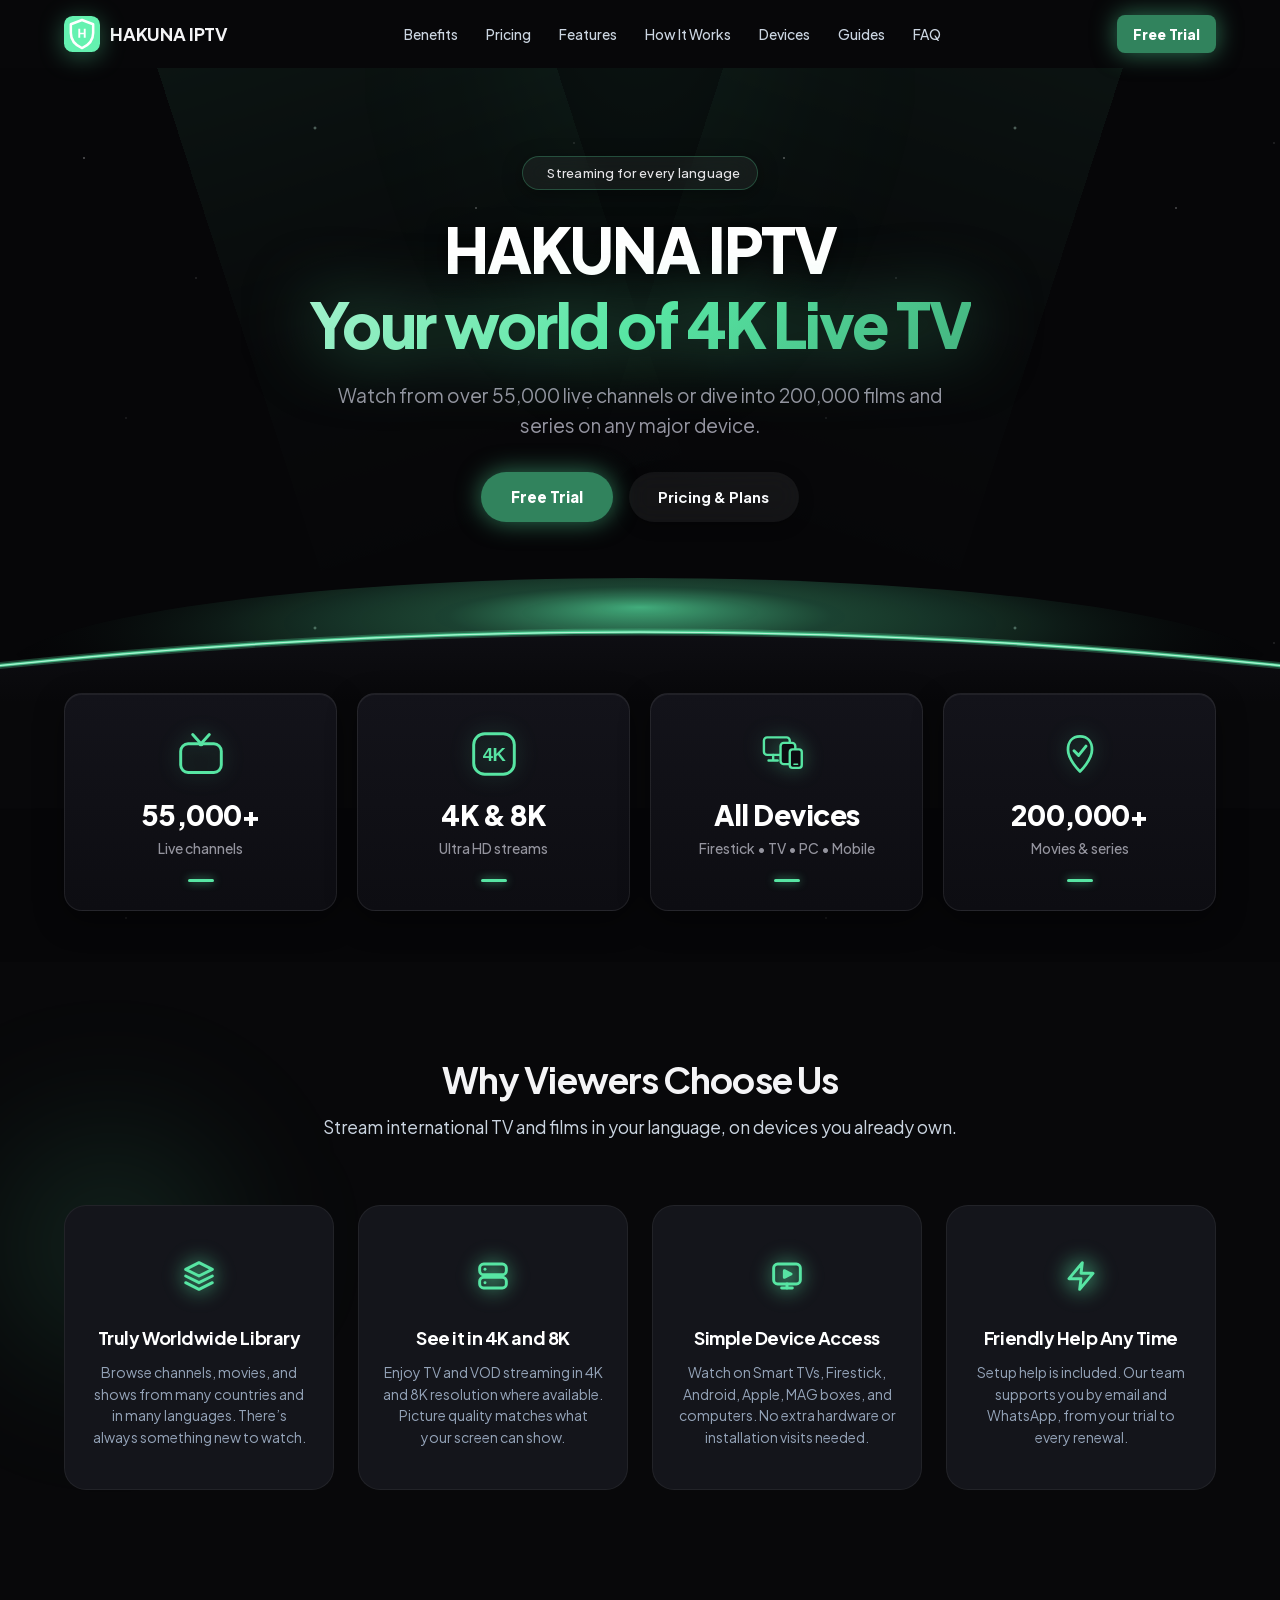
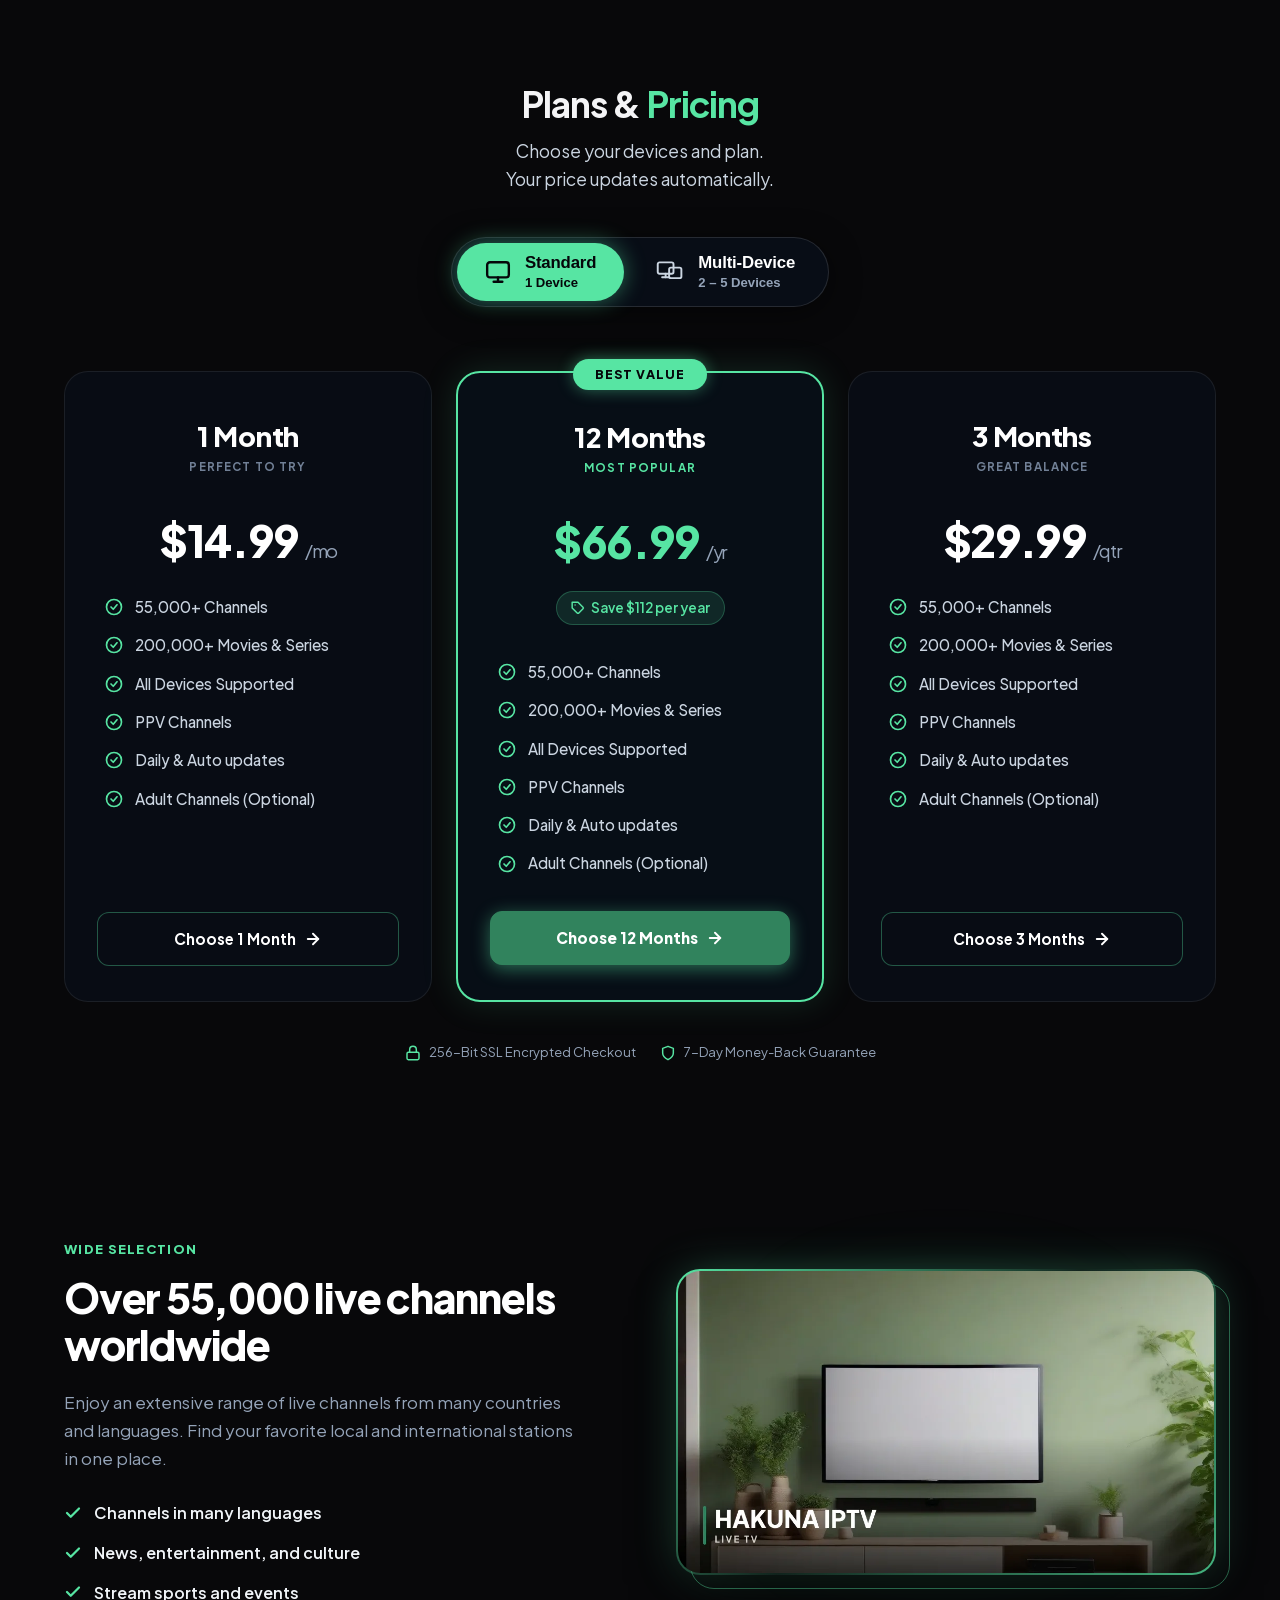
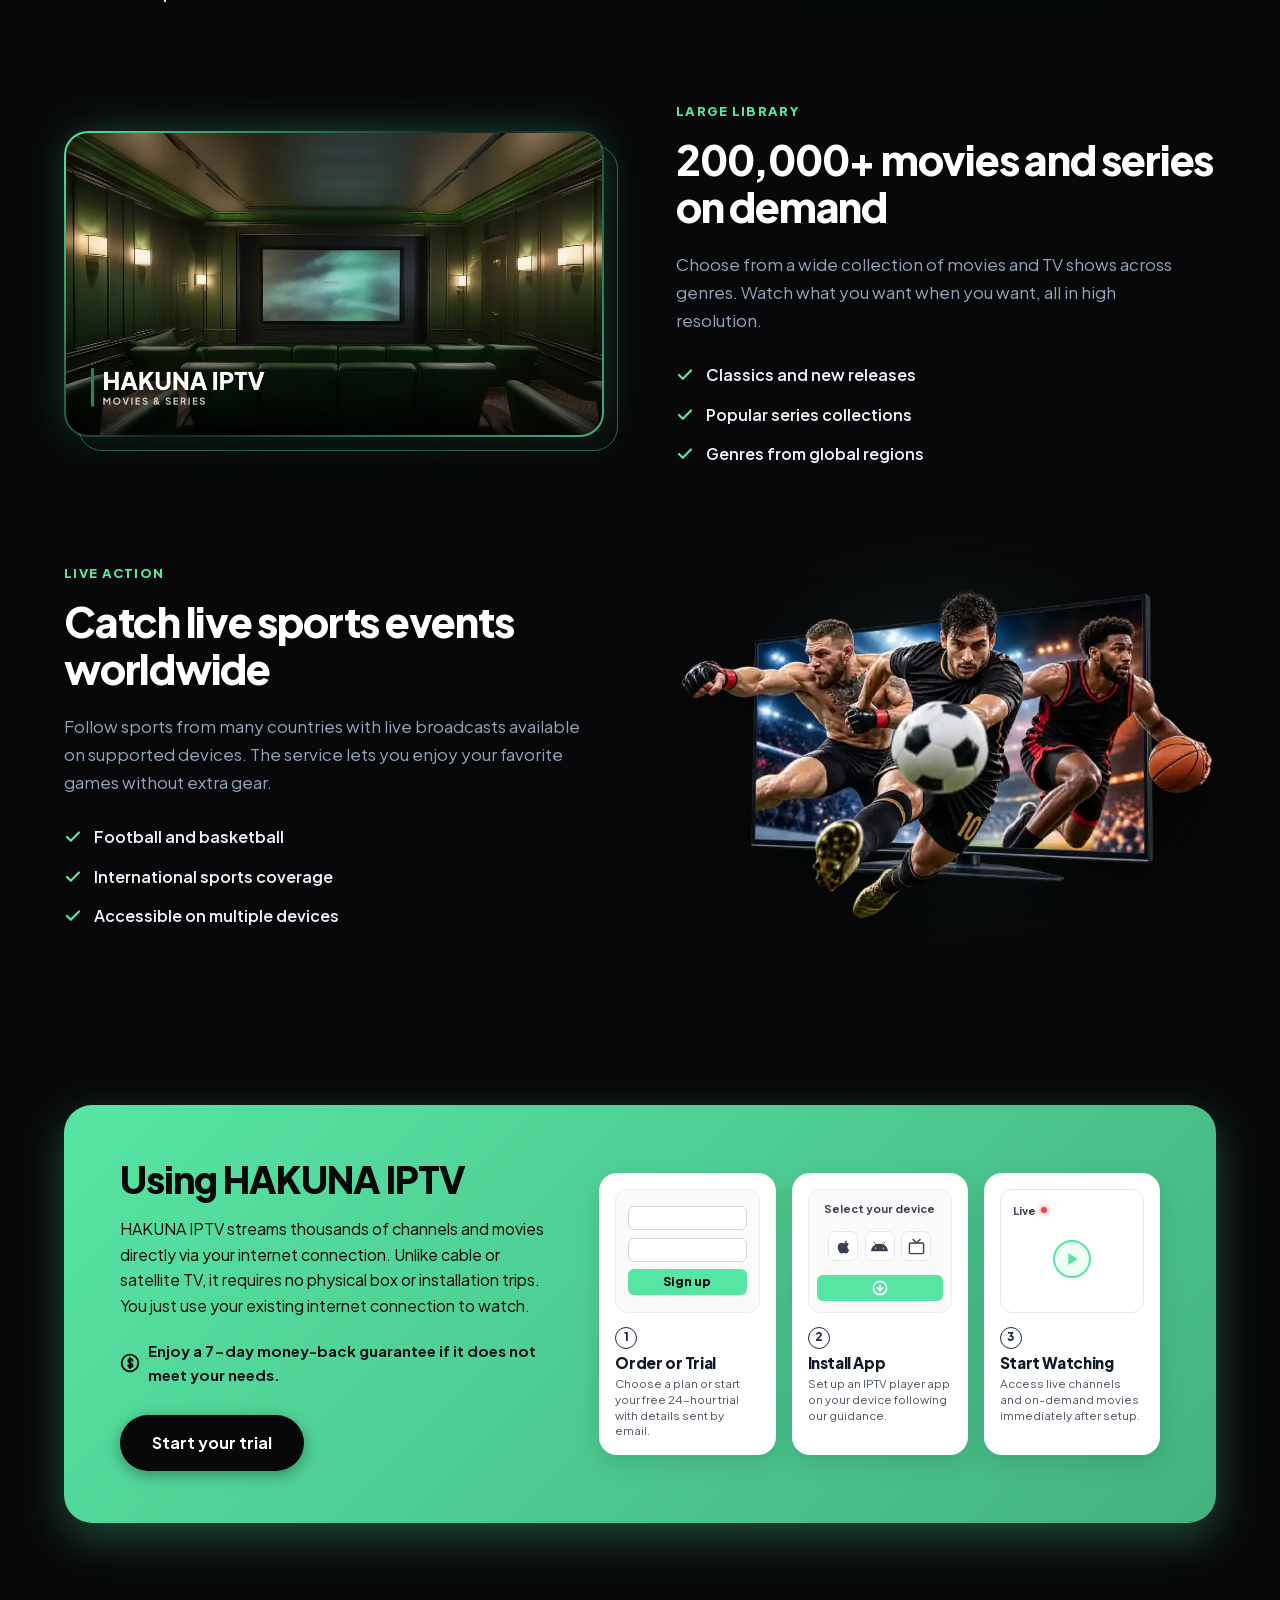
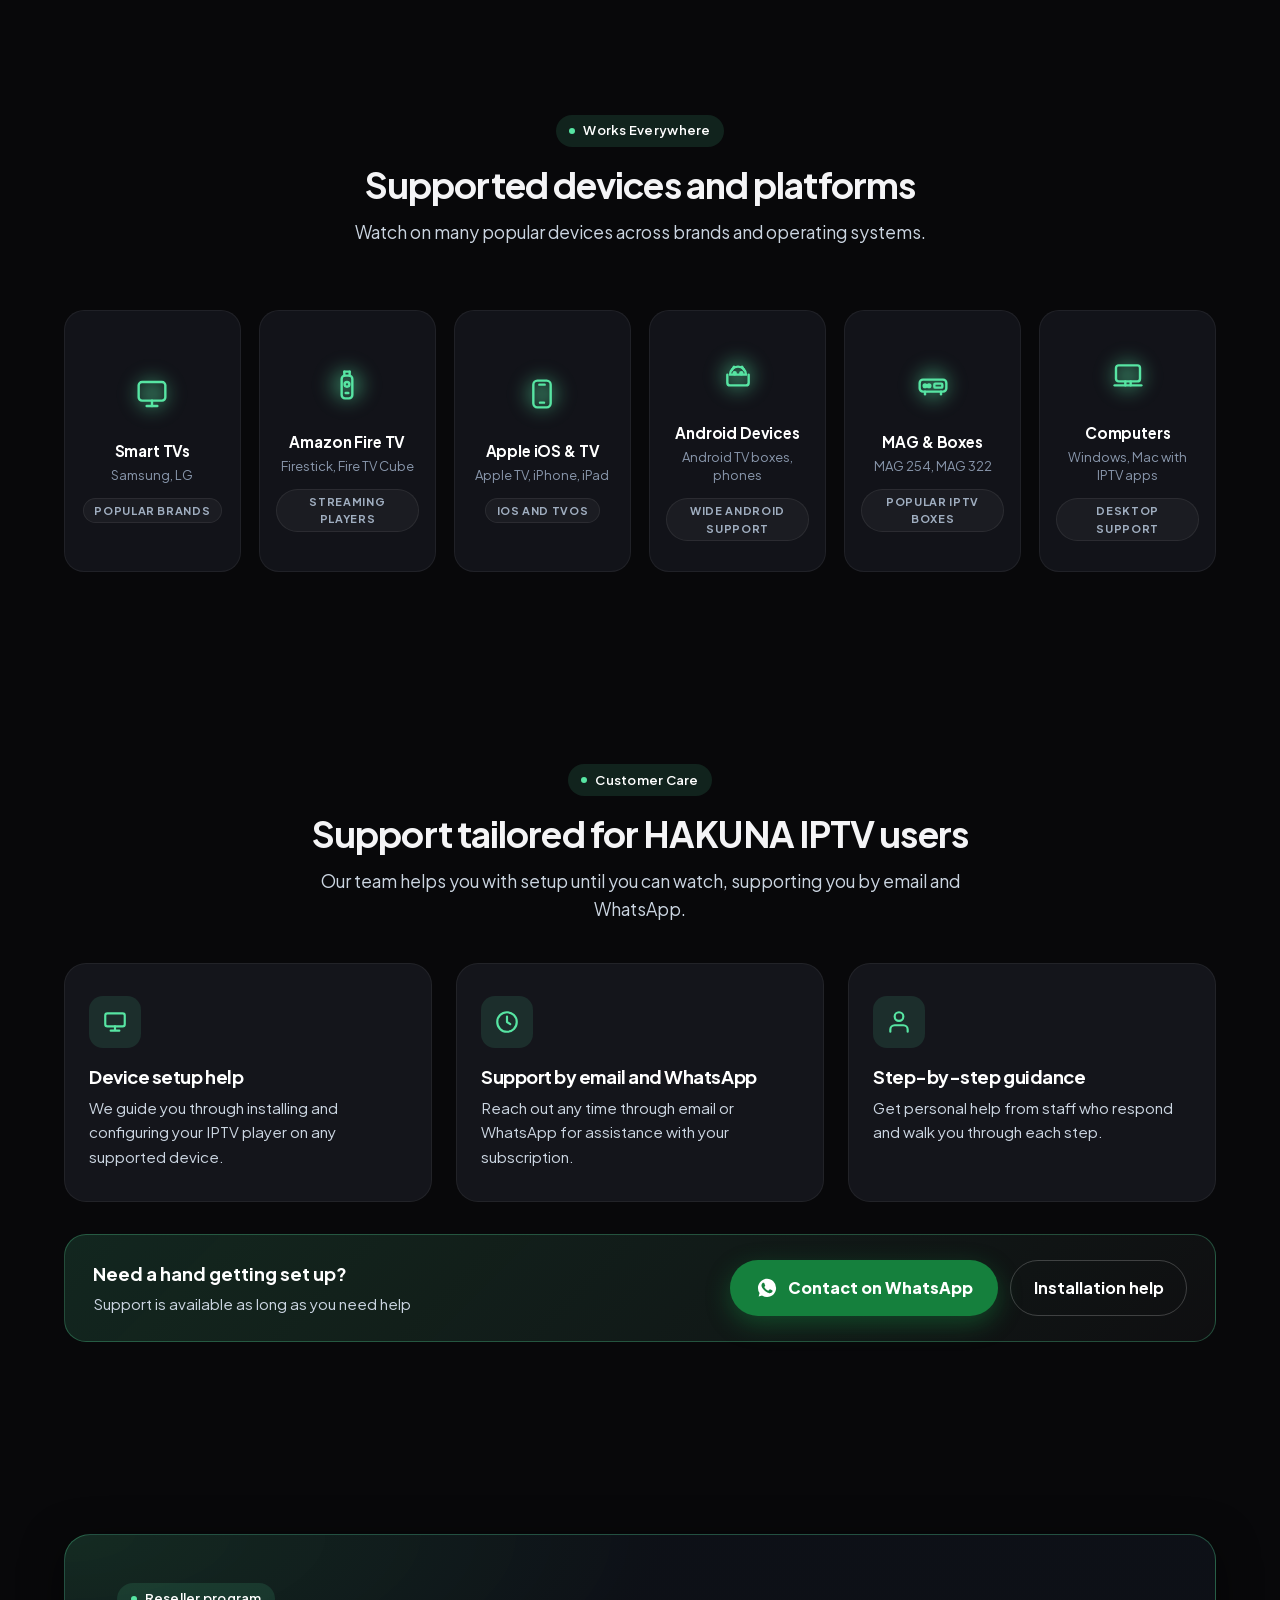
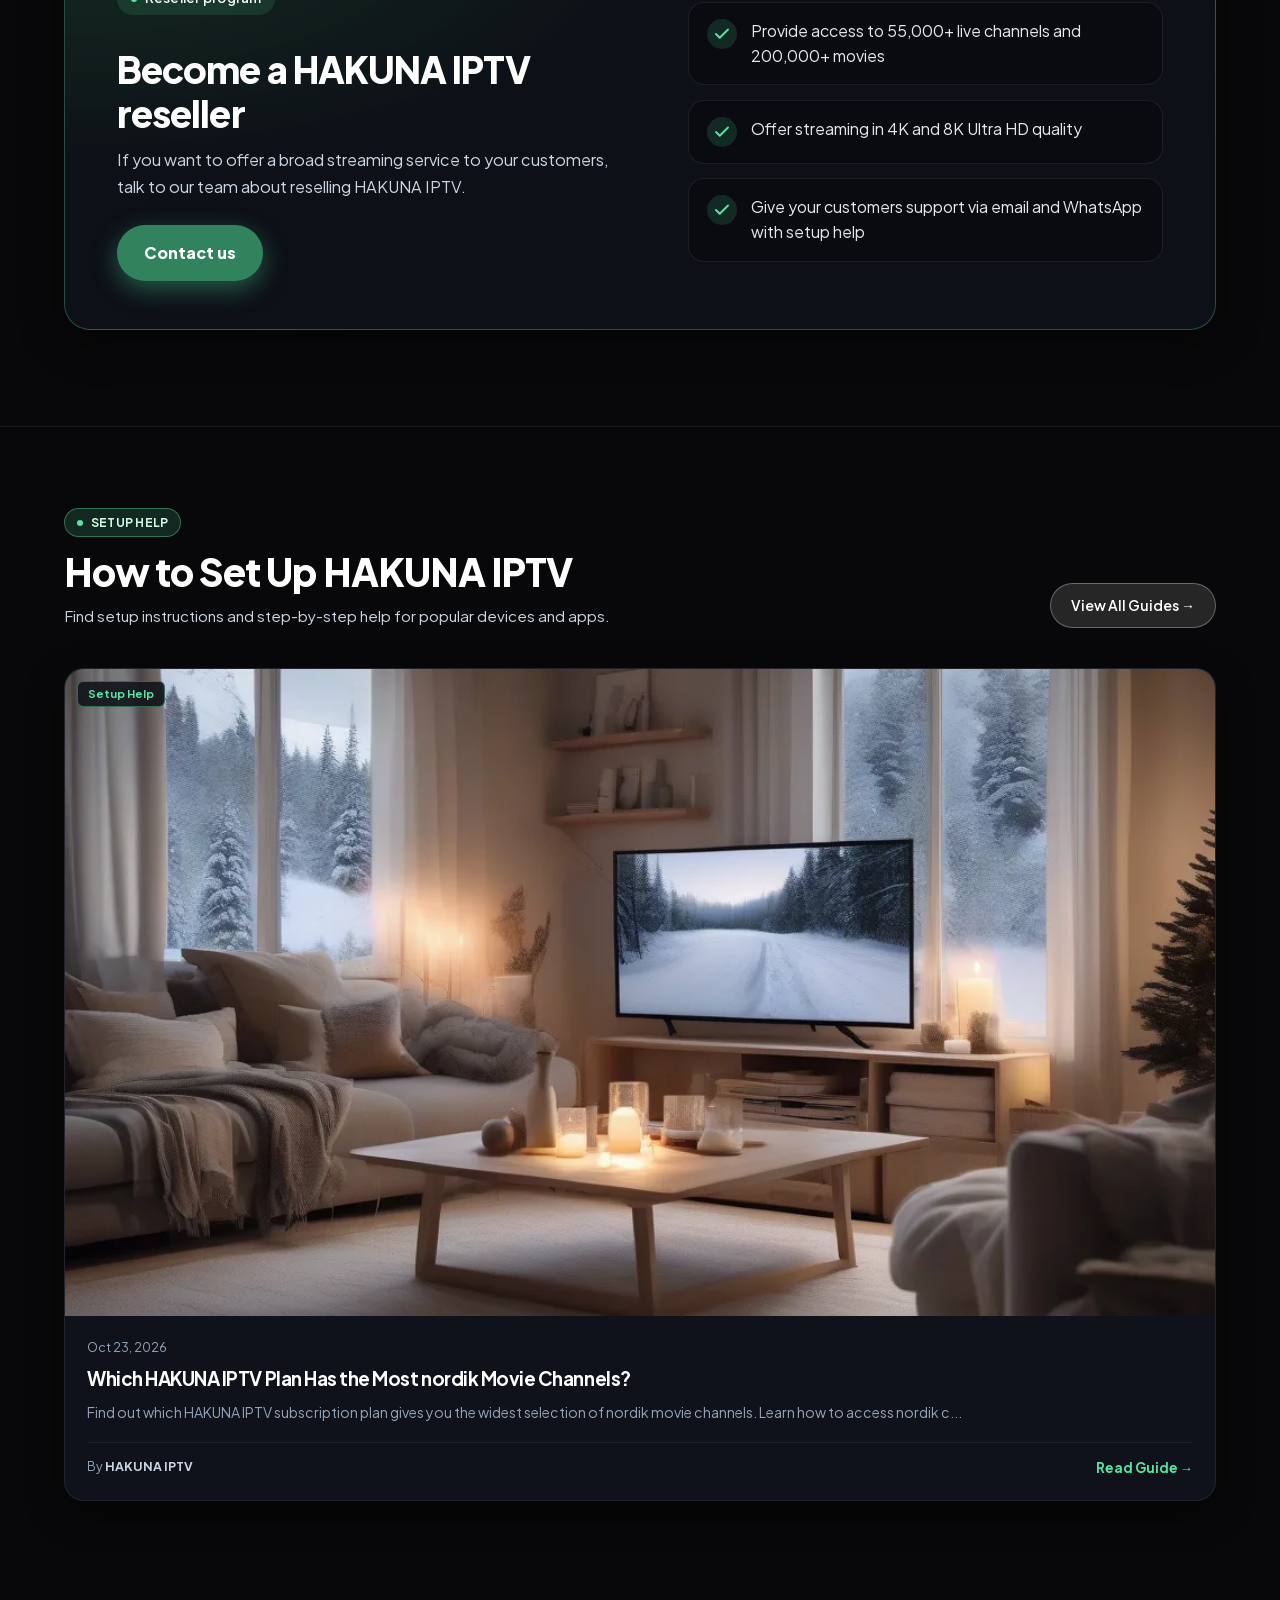
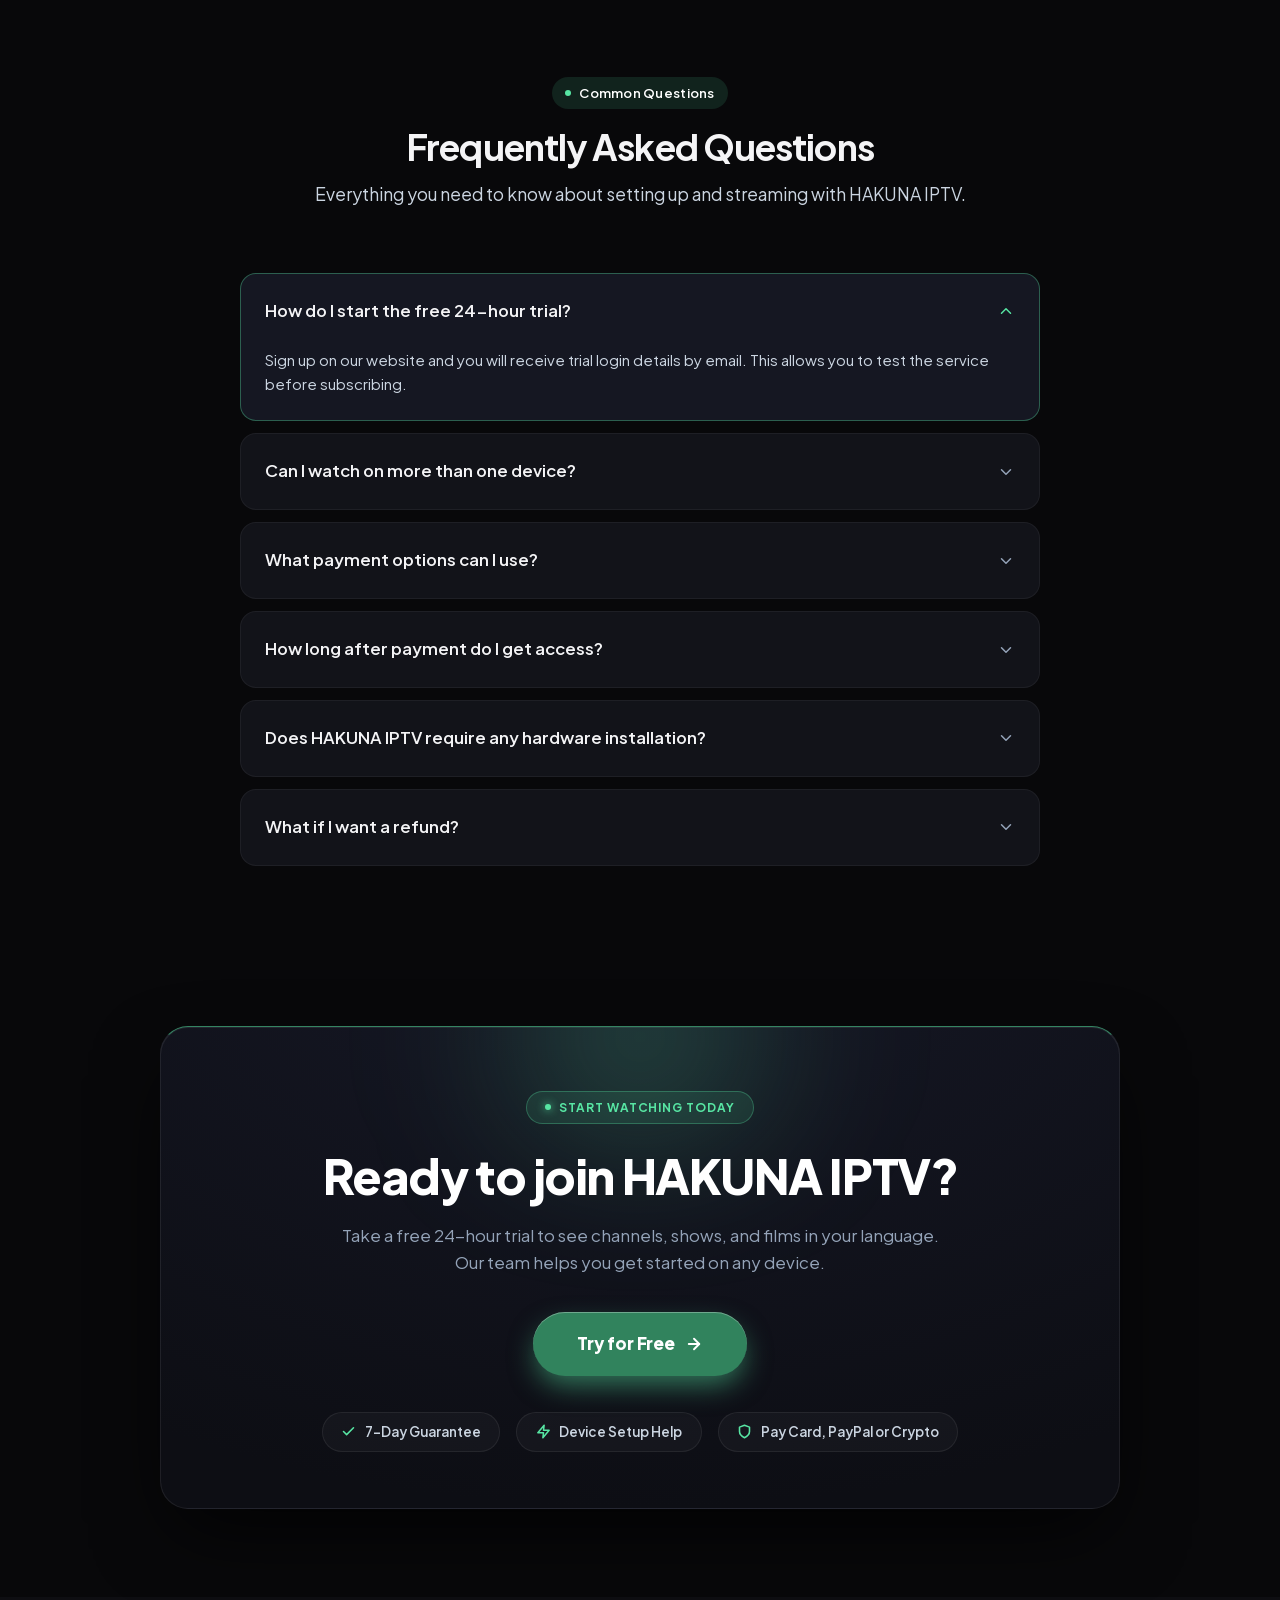
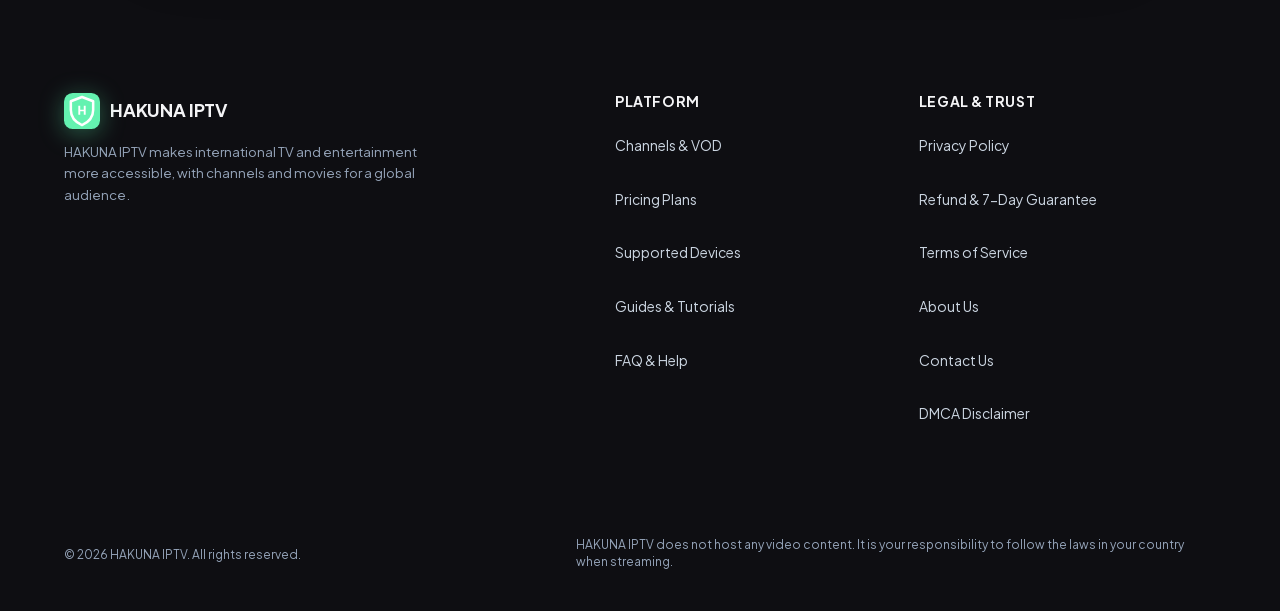
<file: index.html>
<!DOCTYPE html>
<html lang="en" style="background-color:#08080a;color:#f4f4f6;">
<head>
  <meta charset="UTF-8">
  <meta name="viewport" content="width=device-width, initial-scale=1.0">
  
  <!-- Primary SEO Meta Tags -->
  <title>HAKUNA IPTV | 55,000+ Global Channels &amp; 4K Streaming</title>
  <meta name="description" content="Explore HAKUNA IPTV for 55,000+ live channels and 200,000+ movies in 4K or 8K. Try the free 24-hour trial and start watching today. Plans for every budget.">
  <meta name="robots" content="index, follow, max-snippet:-1, max-image-preview:large, max-video-preview:-1">
  <meta name="format-detection" content="telephone=no">
  <link rel="canonical" href="https://iptvhakuna.org/">
  <link rel="preload" href="/assets/fonts/plus-jakarta-sans.woff2" as="font" type="font/woff2" crossorigin>
  <meta name="theme-color" content="#08080a">

  <!-- Site favicon: real image files, which Google Search reads -->
  <link rel="icon" href="favicon.ico" sizes="any">
  <link rel="icon" type="image/png" sizes="48x48" href="/assets/favicon-48x48.png">
  <link rel="icon" type="image/svg+xml" href="/assets/favicon.svg">
  <link rel="apple-touch-icon" sizes="180x180" href="/assets/apple-touch-icon.png">
  <link rel="manifest" href="site.webmanifest">

  <!-- Open Graph / Facebook -->
  <meta property="og:type" content="website">
  <meta property="og:url" content="https://iptvhakuna.org/">
  <meta property="og:title" content="HAKUNA IPTV | 55,000+ Global Channels & 4K Streaming">
  <meta property="og:description" content="Explore HAKUNA IPTV for 55,000+ live channels and 200,000+ movies in 4K or 8K. Try the free 24-hour trial and start watching today. Plans for every budget.">
  <meta property="og:site_name" content="HAKUNA IPTV">
  <meta property="og:image" content="https://iptvhakuna.org/images/share-hakuna-iptv-live-tv-1792765195620.jpg">
  <meta property="og:image:width" content="1200">
  <meta property="og:image:height" content="630">
  <meta property="og:image:alt" content="HAKUNA IPTV Ultra-Stable 4K IPTV Streaming Service">

  <!-- Twitter / X -->
  <meta name="twitter:card" content="summary_large_image">
  <meta name="twitter:title" content="HAKUNA IPTV | 55,000+ Global Channels & 4K Streaming">
  <meta name="twitter:description" content="Explore HAKUNA IPTV for 55,000+ live channels and 200,000+ movies in 4K or 8K. Try the free 24-hour trial and start watching today. Plans for every budget.">
  <meta name="twitter:image" content="https://iptvhakuna.org/images/share-hakuna-iptv-live-tv-1792765195620.jpg">

  <!-- Self-Hosted Critical Variable Font loaded via @font-face with font-display: swap -->

  <!-- Main Stylesheet -->
  <style>
@font-face{font-family:"Plus Jakarta Sans";font-style:normal;font-weight:400 800;font-display:swap;src:url("/assets/fonts/plus-jakarta-sans.woff2") format("woff2");unicode-range:U+0000-00FF,U+0131,U+0152-0153,U+02BB-02BC,U+02C6,U+02DA,U+02DC,U+0304,U+0308,U+0329,U+2000-206F,U+20AC,U+2122,U+2191,U+2193,U+2212,U+2215,U+FEFF,U+FFFD}:root{--bg-page:#08080a;--bg-surface:#0e0e12;--bg-card:#131318;--bg-card-hover:#181820;--bg-subtle:#1c1c24;--border-subtle:transparent;--border-medium:transparent;--border-accent:transparent;--border-highlight:transparent;--accent:#44b37f;--accent-hover:#44b37f;--accent-light:rgba(68, 179, 127,0.12);--accent-text:#d0f8e5;--status-green:#22c55e;--status-green-bg:rgba(34,197,94,0.12);--text-primary:#f4f4f6;--text-secondary:#cbd5e1;--text-muted:#94a3b8;--text-inverse:#08080a;--font-family:"Plus Jakarta Sans",-apple-system,BlinkMacSystemFont,"Segoe UI",Roboto,Oxygen,Ubuntu,Cantarell,"Helvetica Neue",sans-serif;--line-height-base:1.6;--line-height-heading:1.2;--space-xs:0.5rem;--space-sm:0.75rem;--space-md:1rem;--space-lg:1.5rem;--space-xl:2.5rem;--space-2xl:4rem;--space-3xl:6rem;--max-width:1200px;--radius-sm:4px;--radius-md:8px;--radius-lg:12px;--radius-full:9999px;--transition-fast:0.15s ease;--transition-normal:0.25s ease}*,*::before,*::after{box-sizing:border-box;margin:0;padding:0}html{font-family:var(--font-family);font-size:16px;line-height:var(--line-height-base);color:var(--text-secondary);background-color:var(--bg-page);scroll-behavior:smooth;-webkit-text-size-adjust:100%;text-rendering:optimizeLegibility}body{min-height:100vh;display:flex;flex-direction:column;background-color:var(--bg-page);color:var(--text-secondary);overflow-x:hidden}h1,h2,h3,h4,h5,h6{color:var(--text-primary);font-weight:700;line-height:var(--line-height-heading);letter-spacing:-0.025em}h1{font-size:clamp(2rem,5vw,3.25rem);font-weight:800;margin-bottom:var(--space-md)}h2{font-size:clamp(1.75rem,3.5vw,2.25rem);margin-bottom:var(--space-sm)}h3{font-size:1.25rem;margin-bottom:var(--space-xs)}p{margin-bottom:var(--space-md)}p:last-child{margin-bottom:0}a{color:inherit;text-decoration:none;transition:color var(--transition-fast)}a:hover{color:var(--text-primary)}ul,ol{list-style:none}:focus-visible{outline:2px solid var(--accent);outline-offset:3px}.container{width:100%;max-width:var(--max-width);margin-inline:auto;padding-inline:var(--space-md)}@media (min-width:768px){.container{padding-inline:var(--space-lg)}}.section{padding-block:var(--space-2xl);border-bottom:none;scroll-margin-top:90px}@media (min-width:768px){.section{padding-block:var(--space-3xl)}}.section-header{text-align:center;max-width:680px;margin-inline:auto;margin-bottom:var(--space-2xl)}.section-header p{color:var(--text-secondary);font-size:1.1rem}.pill-badge{display:inline-flex;align-items:center;gap:0.5rem;padding:0.35rem 0.85rem;font-size:0.8125rem;font-weight:600;letter-spacing:0.02em;color:var(--accent-text);background-color:var(--accent-light);border:none;border-radius:var(--radius-full);margin-bottom:var(--space-md)}.pill-badge .dot{width:6px;height:6px;border-radius:50%;background-color:var(--accent)}.status-pill{display:inline-flex;align-items:center;gap:0.375rem;font-size:0.75rem;font-weight:500;color:#86efac;background-color:var(--status-green-bg);padding:0.25rem 0.625rem;border-radius:var(--radius-full);border:none}.status-pill .indicator{width:6px;height:6px;border-radius:50%;background-color:var(--status-green)}@media (max-width:640px){.header-actions .status-pill{display:none}}.btn{display:inline-flex;align-items:center;justify-content:center;gap:0.5rem;padding:0.75rem 1.5rem;font-size:0.9375rem;font-weight:600;border-radius:var(--radius-md);border:none;cursor:pointer;white-space:nowrap;transition:background-color var(--transition-fast),transform var(--transition-fast);text-decoration:none}.btn:active{transform:translateY(1px)}.btn-primary{background:linear-gradient(135deg,#44b37f 0%,#44b37f 100%);color:#ffffff !important;font-weight:700;border:none}.btn-primary:hover{background-color:var(--accent-hover);color:#ffffff}.btn-secondary{background-color:var(--bg-card);color:var(--text-primary);border:none}.btn-secondary:hover{background-color:var(--bg-subtle);color:#ffffff}.btn-block{width:100%}.btn-sm{padding:0.5rem 1rem;font-size:0.875rem}.btn-group{display:flex;flex-direction:column;gap:0.75rem;width:100%}@media (min-width:480px){.btn-group{flex-direction:row;justify-content:center;width:auto}}.site-header{position:sticky;top:0;z-index:100;background-color:rgba(8,8,10,0.95);border-bottom:none;backdrop-filter:blur(8px);-webkit-backdrop-filter:blur(8px)}.header-container{display:flex;align-items:center;justify-content:space-between;height:68px}.brand-logo{display:flex;align-items:center;gap:0.625rem;font-size:1.125rem;font-weight:700;color:var(--text-primary);letter-spacing:-0.01em}.logo-icon{display:inline-flex;align-items:center;justify-content:center;width:32px;height:32px;background-color:var(--accent);color:#ffffff;border-radius:var(--radius-sm);font-weight:900;font-size:1rem}.brand-accent{color:var(--accent-ink, var(--accent))}.nav-menu{display:none}@media (min-width:900px){.nav-menu{display:flex;align-items:center;gap:1.75rem}}.nav-link{font-size:0.875rem;font-weight:500;color:var(--text-secondary)}.nav-link:hover{color:var(--text-primary)}.header-actions{display:flex;align-items:center;gap:0.875rem}.menu-toggle{display:flex;flex-direction:column;justify-content:center;gap:5px;width:38px;height:38px;padding:8px;background-color:var(--bg-card);border:none;border-radius:var(--radius-sm);cursor:pointer;color:var(--text-primary)}@media (min-width:900px){.menu-toggle{display:none}}.menu-bar{display:block;width:100%;height:2px;background-color:var(--text-primary);transition:transform var(--transition-fast),opacity var(--transition-fast)}.menu-toggle[aria-expanded="true"] .menu-bar:nth-child(1){transform:translateY(7px) rotate(45deg)}.menu-toggle[aria-expanded="true"] .menu-bar:nth-child(2){opacity:0}.menu-toggle[aria-expanded="true"] .menu-bar:nth-child(3){transform:translateY(-7px) rotate(-45deg)}.mobile-nav{display:none;position:fixed;top:68px;left:0;right:0;bottom:0;background-color:#08080a;border-bottom:none;padding:var(--space-xl) var(--space-lg);flex-direction:column;gap:var(--space-md);z-index:999;overflow-y:auto}.mobile-nav.is-open{display:flex}@media (min-width:900px){.mobile-nav{display:none !important}}.mobile-nav-link{font-size:1.125rem;font-weight:600;color:var(--text-primary);padding-block:0.5rem;border-bottom:none}.hero-section{position:relative;background-color:#060608;padding-top:clamp(3.5rem,7vw,5.5rem);padding-bottom:clamp(2rem,4vw,3.5rem);text-align:center;overflow:hidden}.hero-cosmic-backdrop{position:absolute;inset:0;pointer-events:none;overflow:hidden;z-index:1;contain:strict}.light-ray{position:absolute;top:-120px;width:380px;height:600px;opacity:0.16;transform-origin:top center;pointer-events:none;will-change:transform}.light-ray-left{left:10%;background:linear-gradient(180deg,rgba(87, 229, 163,0.5) 0%,rgba(87, 229, 163,0.08) 60%,transparent 100%);transform:rotate(-18deg)}.light-ray-right{right:10%;background:linear-gradient(180deg,rgba(87, 229, 163,0.45) 0%,rgba(87, 229, 163,0.08) 60%,transparent 100%);transform:rotate(18deg)}.light-ray-center{left:50%;transform:translateX(-50%);width:550px;height:480px;background:radial-gradient(ellipse at top,rgba(87, 229, 163,0.2) 0%,rgba(87, 229, 163,0.05) 50%,transparent 80%);opacity:0.35}.cosmic-stars{position:absolute;inset:0;background-image:radial-gradient(1.5px 1.5px at 12% 18%,rgba(255,255,255,0.65),transparent),radial-gradient(1px 1px at 28% 42%,rgba(255,255,255,0.45),transparent),radial-gradient(2px 2px at 45% 12%,rgba(208, 248, 229,0.75),transparent),radial-gradient(1.5px 1.5px at 68% 28%,rgba(255,255,255,0.55),transparent),radial-gradient(1px 1px at 82% 15%,rgba(255,255,255,0.45),transparent),radial-gradient(1.5px 1.5px at 92% 38%,rgba(208, 248, 229,0.65),transparent),radial-gradient(1px 1px at 18% 70%,rgba(255,255,255,0.35),transparent),radial-gradient(1.5px 1.5px at 84% 68%,rgba(255,255,255,0.4),transparent);background-repeat:repeat;background-size:700px 500px;opacity:0.7}.hero-container{position:relative;z-index:3}.hero-content{max-width:860px;margin-inline:auto;display:flex;flex-direction:column;align-items:center}.hero-badge-pill{display:inline-flex;align-items:center;gap:0.5rem;padding:0.35rem 1rem;background:rgba(255,255,255,0.05);border:none;border-radius:var(--radius-full);font-size:0.8125rem;font-weight:500;letter-spacing:0.02em;color:#e4e4e7;margin-bottom:1.5rem;backdrop-filter:blur(12px);-webkit-backdrop-filter:blur(12px);box-shadow:0 4px 20px rgba(0,0,0,0.4);transition:background-color var(--transition-fast),transform var(--transition-fast)}.hero-badge-pill:hover{background:rgba(255,255,255,0.08);transform:translateY(-1px)}.badge-spark{color:#44b37f;font-size:0.875rem;text-shadow:0 0 10px rgba(68, 179, 127,0.9),0 0 20px rgba(68, 179, 127,0.5);line-height:1}.hero-title{display:flex;flex-direction:column;align-items:center;gap:0.25rem;font-size:clamp(2.1rem,5.2vw,3.85rem);font-weight:800;line-height:1.15;letter-spacing:-0.035em;margin-bottom:1.25rem}.title-top{color:#ffffff;text-shadow:0 2px 20px rgba(0,0,0,0.8)}.title-bottom{color:var(--accent-ink, #57e5a3);background:linear-gradient(135deg,#57e5a3 0%,#57e5a3 50%,#44b37f 100%);-webkit-background-clip:text;-webkit-text-fill-color:transparent;background-clip:text;filter:drop-shadow(0 0 35px rgba(68, 179, 127,0.45))}.hero-description{font-size:clamp(1rem,2vw,1.1875rem);color:#9494a0;line-height:1.6;max-width:640px;margin-inline:auto;margin-bottom:2rem}.hero-btn-group{display:flex;flex-direction:row;align-items:center;justify-content:center;gap:1rem;flex-wrap:wrap;margin-bottom:2.5rem}.btn-pill{display:inline-flex;align-items:center;justify-content:center;gap:0.5rem;padding:0.8rem 1.85rem;font-size:0.9375rem;font-weight:600;border-radius:var(--radius-full);border:none;cursor:pointer;white-space:nowrap}.btn-pill,.btn-pill span,.btn-pill:link,.btn-pill:visited{text-decoration:none}.btn-pill-primary,.btn-pill-primary:link,.btn-pill-primary:visited{background:var(--accent);color:#ffffff !important;font-weight:800 !important;border:none;box-shadow:0 0 25px rgba(68, 179, 127,0.45),0 4px 14px rgba(0,0,0,0.4)}.btn-pill-primary:hover{transform:translateY(-2px) scale(1.02);box-shadow:0 0 35px rgba(68, 179, 127,0.7),0 6px 22px rgba(0,0,0,0.5);color:#ffffff !important}.btn-pill-primary span{background:none;box-shadow:none;color:#ffffff !important}.btn-pill-glass{background-color:rgba(255,255,255,0.06);color:#f8fafc !important;border:none;backdrop-filter:blur(12px);-webkit-backdrop-filter:blur(12px);box-shadow:0 4px 15px rgba(0,0,0,0.3)}.btn-pill-glass span{color:#f8fafc !important}.btn-pill-glass:hover{background-color:rgba(255,255,255,0.12);color:#ffffff !important;transform:translateY(-2px);box-shadow:0 6px 20px rgba(0,0,0,0.4)}.hero-horizon{position:relative;width:100%;margin-top:1rem;margin-bottom:-15px;overflow:visible;pointer-events:none;z-index:2;display:flex;justify-content:center}.horizon-svg{width:100%;height:clamp(140px,18vw,240px);display:block;overflow:visible}.hero-metrics-container{position:relative;z-index:3;margin-top:-115px}@media (max-width:640px){.hero-metrics-container{margin-top:-50px}.hero-btn-group{flex-direction:column;width:100%;max-width:320px;margin-inline:auto}.btn-pill{width:100%}.horizon-svg{height:120px}}.metrics-grid{display:grid;grid-template-columns:repeat(2,1fr);gap:1rem;margin-top:0}@media (min-width:860px){.metrics-grid{grid-template-columns:repeat(4,1fr);gap:1.25rem}}.metric-card{position:relative;background-color:#0c0c11;background:linear-gradient(180deg,#13131a 0%,#0d0d12 100%);border:1px solid rgba(255,255,255,0.08);border-radius:18px;padding:2.25rem 1rem 1.75rem 1rem;display:flex;flex-direction:column;align-items:center;justify-content:center;text-align:center;box-shadow:0 10px 30px rgba(0,0,0,0.4),inset 0 1px 0 rgba(255,255,255,0.06);transition:transform var(--transition-normal),box-shadow var(--transition-normal),border-color var(--transition-normal),background-color var(--transition-normal)}.metric-card:hover{transform:translateY(-3px);background-color:#101016;border-color:rgba(87, 229, 163,0.4);box-shadow:0 14px 40px rgba(0,0,0,0.55),0 0 25px rgba(68, 179, 127,0.15)}.metric-icon-wrap{display:flex;align-items:center;justify-content:center;width:56px;height:48px;max-width:56px;max-height:48px;background:transparent;border:none;margin-inline:auto;margin-bottom:1.25rem;overflow:visible;flex-shrink:0}.metric-icon-art{width:56px !important;height:48px !important;max-width:56px !important;max-height:48px !important;display:block;flex-shrink:0;filter:drop-shadow(0 0 10px rgba(87, 229, 163,0.22));transition:transform var(--transition-fast),filter var(--transition-fast)}.metric-card:hover .metric-icon-art{transform:scale(1.06);filter:drop-shadow(0 0 16px rgba(87, 229, 163,0.5))}.metric-val{font-size:clamp(1.35rem,2.2vw,1.85rem);font-weight:800;color:#ffffff;letter-spacing:-0.02em;line-height:1.2}.metric-val .accent-mark{color:var(--accent-ink, #57e5a3);margin-left:2px}.metric-label{font-size:clamp(0.78rem,1.15vw,0.875rem);color:#94949e;margin-top:0.45rem;line-height:1.4;font-weight:500}.metric-dash{display:block;width:26px;height:3px;border-radius:var(--radius-full);background-color:#57e5a3;margin-top:1.25rem;box-shadow:0 0 8px rgba(87, 229, 163,0.5)}@media (max-width:640px){.metrics-grid{gap:0.65rem}.metric-card{padding:1.5rem 0.6rem 1.25rem 0.6rem;border-radius:14px}.metric-icon-wrap{height:44px;margin-bottom:0.85rem}.metric-icon-art{width:44px;height:38px}.metric-val{font-size:1.15rem}.metric-label{font-size:0.72rem}.metric-dash{margin-top:0.85rem;width:20px}}.hero-categories-section{position:relative;background-color:#060608;padding-bottom:2rem}.hero-categories-container{position:relative;z-index:3;margin-top:1.5rem;margin-bottom:1rem}.category-cards-grid{display:grid;grid-template-columns:repeat(3,1fr);gap:0.65rem}@media (min-width:860px){.category-cards-grid{grid-template-columns:repeat(6,1fr);gap:1rem}}.category-card{position:relative;display:flex;flex-direction:column;border-radius:14px;overflow:hidden;background-color:#0c0c11;border:1px solid rgba(255,255,255,0.08);text-decoration:none;cursor:pointer;box-shadow:0 6px 20px rgba(0,0,0,0.4);transition:transform var(--transition-normal),box-shadow var(--transition-normal),border-color var(--transition-normal)}.category-card:hover{transform:translateY(-4px) scale(1.02);border-color:rgba(87, 229, 163,0.45);box-shadow:0 12px 30px rgba(0,0,0,0.6),0 0 20px rgba(87, 229, 163,0.22)}.category-card-media{position:relative;width:100%;aspect-ratio:2 / 3;overflow:hidden;border-radius:14px;background-color:#08080a}.category-card-media img{width:100%;height:100%;object-fit:cover;display:block;transition:transform 0.45s cubic-bezier(0.16,1,0.3,1)}.category-card:hover .category-card-media img{transform:scale(1.07)}.category-card-overlay{position:absolute;inset:0;background:linear-gradient(180deg,transparent 40%,rgba(0,0,0,0.65) 75%,rgba(0,0,0,0.92) 100%);pointer-events:none}.category-card-label{position:absolute;bottom:0.55rem;left:0.25rem;right:0.25rem;text-align:center;font-size:0.78rem;font-weight:600;color:#ffffff;letter-spacing:-0.01em;text-shadow:0 1px 4px rgba(0,0,0,0.9);pointer-events:none;white-space:nowrap;overflow:hidden;text-overflow:ellipsis;padding-inline:4px;transition:color var(--transition-fast)}.category-card:hover .category-card-label{color:var(--accent-ink, #57e5a3)}@media (max-width:640px){.hero-categories-container{margin-top:0.85rem;margin-bottom:0.5rem}.category-cards-grid{gap:0.45rem}.category-card{border-radius:10px}.category-card-media{border-radius:10px}.category-card-label{font-size:0.65rem;bottom:0.35rem}}.what-we-offer-section{position:relative;overflow:hidden}.what-we-offer-section::before{content:"";position:absolute;top:15%;left:-80px;width:380px;height:380px;background:radial-gradient(circle,rgba(87, 229, 163,0.14) 0%,rgba(87, 229, 163,0.03) 50%,transparent 70%);filter:blur(60px);pointer-events:none;z-index:0}.benefits-grid{position:relative;z-index:1;display:grid;grid-template-columns:1fr;gap:1.25rem}@media (min-width:640px){.benefits-grid{grid-template-columns:repeat(2,1fr)}}@media (min-width:1024px){.benefits-grid{grid-template-columns:repeat(4,1fr);gap:1.5rem}}.benefit-card{background-color:#14151b;border:1px solid rgba(255,255,255,0.06);border-radius:22px;padding:2.5rem 1.5rem;display:flex;flex-direction:column;align-items:center;text-align:center;height:100%;transition:transform 0.25s ease,border-color 0.25s ease,box-shadow 0.25s ease,background-color 0.25s ease}.benefit-card:hover{background-color:#181a22;border-color:rgba(87, 229, 163,0.35);transform:translateY(-4px);box-shadow:0 16px 36px -10px rgba(0,0,0,0.6),0 0 24px rgba(87, 229, 163,0.12)}.benefit-icon-wrapper{position:relative;width:60px;height:60px;display:flex;align-items:center;justify-content:center;color:var(--accent-ink, #57e5a3);margin-bottom:1.25rem;flex-shrink:0}.benefit-icon-glow{position:absolute;top:50%;left:50%;transform:translate(-50%,-50%);width:48px;height:48px;border-radius:50%;background:radial-gradient(circle,rgba(87, 229, 163,0.55) 0%,rgba(87, 229, 163,0.18) 50%,transparent 75%);filter:blur(8px);pointer-events:none;z-index:0}.benefit-icon-wrapper svg{position:relative;z-index:1;width:32px;height:32px;color:var(--accent-ink, #57e5a3)}.benefit-title{font-size:1.125rem;font-weight:700;color:#ffffff;margin-bottom:0.75rem;line-height:1.3}.benefit-desc{font-size:0.875rem;color:#94a3b8;line-height:1.55;margin:0;max-width:250px}.features-showcase-section{padding:5rem 0;position:relative;overflow:hidden}.features-showcase{display:flex;flex-direction:column;gap:6rem}.feature-split-row{display:grid;grid-template-columns:1fr;align-items:center;gap:2.5rem}@media (min-width:992px){.feature-split-row{grid-template-columns:1fr 1fr;gap:4.5rem}.feature-split-row-reverse .feature-split-content{order:2}.feature-split-row-reverse .feature-split-media{order:1}}.feature-split-content{display:flex;flex-direction:column;justify-content:center}.feature-badge-tag{display:inline-block;font-size:0.8125rem;font-weight:800;text-transform:uppercase;letter-spacing:0.1em;color:var(--accent-ink, #57e5a3);margin-bottom:0.875rem}.feature-split-title{font-size:clamp(2rem,3.2vw,2.75rem);font-weight:800;line-height:1.15;letter-spacing:-0.03em;color:#ffffff;margin:0 0 1.25rem 0}.feature-split-desc{font-size:1.0625rem;line-height:1.65;color:#94a3b8;margin:0 0 1.75rem 0;max-width:520px}.feature-split-list{list-style:none;padding:0;margin:0;display:flex;flex-direction:column;gap:0.875rem}.feature-split-item{display:flex;align-items:center;gap:0.75rem;font-size:1rem;font-weight:600;color:#f1f5f9}.feature-check-icon{display:inline-flex;align-items:center;justify-content:center;color:var(--accent-ink, #57e5a3);flex-shrink:0}.feature-check-icon svg{width:18px;height:18px}.feature-split-media{position:relative;display:flex;justify-content:center;align-items:center}.feature-media-wrapper{position:relative;width:100%;max-width:620px;display:flex;align-items:center;justify-content:center}.feature-media-ambient{position:absolute;top:50%;left:50%;transform:translate(-50%,-50%);width:80%;height:80%;background:radial-gradient(circle,rgba(87, 229, 163,0.16) 0%,rgba(87, 229, 163,0.03) 60%,transparent 80%);filter:blur(50px);pointer-events:none;z-index:0}.feature-mockup-img{position:relative;z-index:1;width:100%;max-width:100%;height:auto;display:block;object-fit:contain;filter:drop-shadow(0 20px 30px rgba(0,0,0,0.65));transition:transform 0.35s cubic-bezier(0.16,1,0.3,1),filter 0.35s ease}.feature-mockup-img:hover{transform:translateY(-6px) scale(1.02);filter:drop-shadow(0 28px 42px rgba(0,0,0,0.8)) drop-shadow(0 0 25px rgba(87, 229, 163,0.22))}@media (max-width:768px){.features-showcase-section{padding:3.5rem 0}.features-showcase{gap:4rem}.feature-split-title{font-size:1.75rem}.feature-split-desc{font-size:0.9375rem;margin-bottom:1.25rem}.feature-split-item{font-size:0.9375rem}}.journey-banner{background:linear-gradient(135deg,#57e5a3 0%,#57e5a3 50%,#57e5a3 100%);border-radius:28px;padding:3.25rem 3.5rem;display:grid;grid-template-columns:1fr;gap:2.5rem;align-items:center;position:relative;overflow:hidden;box-shadow:0 15px 45px rgba(87, 229, 163,0.22)}@media (min-width:1024px){.journey-banner{grid-template-columns:1fr 1.3fr;gap:3rem}}.journey-cta-col{display:flex;flex-direction:column;align-items:flex-start}.journey-title{font-size:2.35rem;font-weight:800;color:#08080a;line-height:1.15;letter-spacing:-0.025em;margin-bottom:1rem}.journey-guarantee{display:inline-flex;align-items:center;gap:0.5rem;font-size:0.9375rem;font-weight:700;color:#12131a;margin-bottom:1.75rem}.journey-guarantee svg{flex-shrink:0;color:#08080a}.journey-btn{display:inline-flex;align-items:center;justify-content:center;background-color:#08080a;color:#ffffff;font-size:1rem;font-weight:700;padding:0.95rem 2rem;border-radius:100px;text-decoration:none;box-shadow:0 4px 15px rgba(0,0,0,0.35);transition:transform var(--transition-fast),background-color var(--transition-fast),box-shadow var(--transition-fast)}.journey-btn:hover{background-color:#1a1b24;transform:translateY(-2px);box-shadow:0 6px 20px rgba(0,0,0,0.45)}.journey-steps-grid{display:grid;grid-template-columns:1fr;gap:1.25rem}@media (min-width:640px){.journey-steps-grid{grid-template-columns:repeat(3,1fr);gap:1rem}}.journey-step-card{background-color:#ffffff;border-radius:18px;padding:1rem;display:flex;flex-direction:column;box-shadow:0 8px 24px rgba(0,0,0,0.12);transition:transform var(--transition-fast),box-shadow var(--transition-fast)}.journey-step-card:hover{transform:translateY(-4px);box-shadow:0 12px 28px rgba(0,0,0,0.18)}.journey-mockup{background-color:#fafafa;border:1.5px solid #ececee;border-radius:12px;height:124px;padding:0.75rem;margin-bottom:0.875rem;display:flex;flex-direction:column;justify-content:center;position:relative;overflow:hidden}.mockup-signup{gap:0.45rem}.mockup-input-box{height:24px;width:100%;border:1.5px solid #d1d5db;border-radius:6px;background-color:#ffffff}.mockup-submit-btn{height:26px;width:100%;background:var(--accent);color:#08080a;border-radius:6px;font-size:0.75rem;font-weight:800;display:flex;align-items:center;justify-content:center}.mockup-download{justify-content:space-between;padding:0.65rem 0.5rem}.mockup-subheading{font-size:0.6875rem;font-weight:700;color:#374151;text-align:center}.mockup-device-tiles{display:flex;align-items:center;justify-content:center;gap:0.4rem}.mockup-tile{width:30px;height:30px;border:1.5px solid #e5e7eb;border-radius:7px;background-color:#ffffff;display:flex;align-items:center;justify-content:center;color:#374151}.mockup-download-btn{height:26px;width:100%;background:var(--accent);color:#ffffff;border-radius:6px;display:flex;align-items:center;justify-content:center}.mockup-enjoy{justify-content:space-between;border:1.5px solid #e5e7eb;background-color:#ffffff}.mockup-live-indicator{display:flex;align-items:center;gap:0.3rem;font-size:0.6875rem;font-weight:700;color:#374151}.mockup-live-indicator .live-dot{width:6px;height:6px;border-radius:50%;background-color:#ef4444;box-shadow:0 0 6px #ef4444}.mockup-play-center{margin:auto;width:38px;height:38px;border:2px solid var(--accent);border-radius:50%;display:flex;align-items:center;justify-content:center;color:var(--accent-ink, var(--accent));background-color:rgba(87, 229, 163,0.08)}.mockup-play-center svg{margin-left:2px}.journey-step-footer{display:flex;flex-direction:column;align-items:flex-start}.journey-step-num{width:22px;height:22px;border:1.5px solid #1f2937;border-radius:50%;display:inline-flex;align-items:center;justify-content:center;font-size:0.725rem;font-weight:800;color:#1f2937;margin-bottom:0.35rem}.journey-step-title{font-size:0.95rem;font-weight:800;color:#111827;margin-bottom:0.25rem}.journey-step-desc{font-size:0.725rem;color:#4b5563;line-height:1.35;margin:0}@media (max-width:640px){.journey-banner{padding:2rem 1.25rem;border-radius:20px}.journey-title{font-size:1.75rem}.journey-btn{width:100%;text-align:center}}.pricing-cards-wrapper{display:grid;grid-template-columns:1fr;gap:2.25rem;max-width:1100px;margin:0 auto;align-items:stretch}@media (min-width:900px){.pricing-cards-wrapper{grid-template-columns:repeat(3,1fr);gap:1.5rem;align-items:center}}.price-plan-card{background-color:#0c0d12;border:1px solid rgba(255,255,255,0.08);border-radius:22px;padding:2.75rem 1.75rem 2rem 1.75rem;display:flex;flex-direction:column;position:relative;transition:transform var(--transition-fast),border-color var(--transition-fast),box-shadow var(--transition-fast)}.price-plan-card:hover{border-color:rgba(255,255,255,0.18);transform:translateY(-4px)}.price-plan-card.is-featured{background-color:#0e0f16;border:2px solid var(--accent);box-shadow:0 0 40px rgba(87, 229, 163,0.15);padding-top:3rem}@media (min-width:900px){.price-plan-card.is-featured{transform:scale(1.03);z-index:2}.price-plan-card.is-featured:hover{transform:scale(1.05) translateY(-4px)}}.plan-badge-top{position:absolute;top:-14px;left:50%;transform:translateX(-50%);background:var(--accent);color:#000000;font-size:0.75rem;font-weight:800;letter-spacing:0.08em;text-transform:uppercase;padding:0.35rem 1.15rem;border-radius:100px;box-shadow:0 4px 14px rgba(87, 229, 163,0.4);white-space:nowrap}.plan-card-head{text-align:center;margin-bottom:1.5rem}.plan-card-title{font-size:1.75rem;font-weight:800;color:#ffffff;margin-bottom:0.35rem}.plan-card-subtitle{font-size:0.6875rem;font-weight:700;letter-spacing:0.12em;text-transform:uppercase;color:#7e808e;margin-bottom:1.25rem}.plan-card-subtitle.featured-subtitle{color:var(--accent-ink, var(--accent))}.plan-card-price-row{display:flex;align-items:baseline;justify-content:center;gap:0.25rem}.plan-card-amount{font-size:2.75rem;font-weight:800;color:#ffffff;letter-spacing:-0.03em;line-height:1}.plan-card-amount.featured-amount{font-size:3.25rem;color:var(--accent-ink, var(--accent));letter-spacing:-0.04em}.plan-card-unit{font-size:0.9375rem;color:#8c8e9b;font-weight:500}.plan-billed-note{font-size:0.8125rem;color:#8c8e9b;font-weight:500;margin-top:0.35rem}.plan-savings-pill{display:inline-flex;align-items:center;justify-content:center;gap:0.375rem;background-color:rgba(87, 229, 163,0.1);border:1px solid rgba(87, 229, 163,0.25);color:var(--accent-ink, var(--accent));font-size:0.8125rem;font-weight:600;padding:0.35rem 0.875rem;border-radius:100px;margin-top:0.75rem}.plan-savings-pill svg{flex-shrink:0}.plan-card-features{list-style:none;padding:0;margin:0 0 2rem 0;display:flex;flex-direction:column;gap:0.875rem;flex:1}.plan-card-feature{display:flex;align-items:center;gap:0.75rem;font-size:0.9375rem;color:#d1d3df}.plan-card-feature .check-icon{color:var(--accent-ink, var(--accent));width:18px;height:18px;flex-shrink:0}.plan-card-btn{display:flex;align-items:center;justify-content:center;gap:0.5rem;width:100%;padding:0.95rem 1.25rem;border-radius:12px;font-size:0.95rem;font-weight:700;text-decoration:none;cursor:pointer;transition:all var(--transition-fast)}.plan-card-btn.outline-btn{background-color:rgba(255,255,255,0.03);border:1px solid rgba(255,255,255,0.12);color:#ffffff}.plan-card-btn.outline-btn:hover{background-color:rgba(255,255,255,0.08);border-color:rgba(255,255,255,0.25);transform:translateY(-2px)}.plan-card-btn.solid-featured-btn{background:var(--accent);border:none;color:#000000;box-shadow:0 4px 18px rgba(87, 229, 163,0.3)}.plan-card-btn.solid-featured-btn:hover{filter:brightness(1.08);box-shadow:0 6px 24px rgba(87, 229, 163,0.45);transform:translateY(-2px)}.plan-card-btn svg{transition:transform var(--transition-fast)}.plan-card-btn:hover svg{transform:translateX(3px)}.pricing-guarantee-row,.hero-trust-row{margin-top:var(--space-xl);text-align:center;display:flex;flex-wrap:wrap;align-items:center;justify-content:center;gap:1.5rem;font-size:0.8125rem;color:var(--text-muted)}.trust-item{display:inline-flex;align-items:center;gap:0.5rem;font-size:0.8125rem;color:var(--text-muted)}.trust-item svg{width:16px !important;height:16px !important;max-width:16px !important;max-height:16px !important;flex-shrink:0;color:var(--accent-ink, var(--accent))}.devices-grid{display:grid;grid-template-columns:repeat(2,1fr);gap:1rem}@media (min-width:640px){.devices-grid{grid-template-columns:repeat(3,1fr);gap:1.25rem}}@media (min-width:1024px){.devices-grid{grid-template-columns:repeat(6,1fr);gap:1.15rem}}.device-card{background-color:#121319;border:1px solid rgba(255,255,255,0.06);border-radius:20px;padding:2.25rem 1rem 1.85rem;text-align:center;display:flex;flex-direction:column;align-items:center;justify-content:center;position:relative;overflow:hidden;transition:transform 0.25s cubic-bezier(0.16,1,0.3,1),background-color 0.25s ease,border-color 0.25s ease,box-shadow 0.25s ease}.device-card:hover{background-color:#161822;border-color:rgba(87, 229, 163,0.4);transform:translateY(-4px);box-shadow:0 16px 36px -10px rgba(0,0,0,0.65),0 0 24px rgba(87, 229, 163,0.1)}.device-icon-wrapper{position:relative;width:58px;height:58px;display:flex;align-items:center;justify-content:center;margin-bottom:1.15rem;color:var(--accent-ink, #57e5a3);flex-shrink:0}.device-icon-glow{position:absolute;top:50%;left:50%;transform:translate(-50%,-50%);width:44px;height:44px;border-radius:50%;background:radial-gradient(circle,rgba(87, 229, 163,0.5) 0%,rgba(87, 229, 163,0.15) 50%,transparent 75%);filter:blur(8px);pointer-events:none;z-index:0}.device-icon-wrapper svg{position:relative;z-index:1;width:32px;height:32px;stroke:#57e5a3;transition:transform 0.25s cubic-bezier(0.16,1,0.3,1)}.device-card:hover .device-icon-wrapper svg{transform:scale(1.1)}.device-name{font-size:0.95rem;font-weight:700;color:#ffffff;margin:0 0 0.35rem 0;line-height:1.25;letter-spacing:-0.01em}.device-sub{font-size:0.8125rem;color:#8896ab;line-height:1.4;margin:0}.device-micro-tag{display:inline-block;margin-top:0.85rem;font-size:0.6875rem;font-weight:700;text-transform:uppercase;letter-spacing:0.06em;color:#a0aec0;background:rgba(255,255,255,0.04);border:1px solid rgba(255,255,255,0.07);padding:0.2rem 0.65rem;border-radius:999px;transition:color 0.25s ease,background-color 0.25s ease,border-color 0.25s ease}.device-card:hover .device-micro-tag{color:var(--accent-ink, #57e5a3);background:rgba(87, 229, 163,0.08);border-color:rgba(87, 229, 163,0.25)}.faq-list{max-width:800px;margin-inline:auto;display:flex;flex-direction:column;gap:var(--space-sm)}.faq-item{background-color:#121319;border:1px solid rgba(255,255,255,0.05);border-radius:16px;transition:background-color var(--transition-fast),border-color var(--transition-fast)}.faq-item[open]{background-color:#151722;border-color:rgba(87, 229, 163,0.25)}.faq-question{display:flex;align-items:center;justify-content:space-between;padding:var(--space-lg);font-size:1.05rem;font-weight:600;color:var(--text-primary);cursor:pointer;list-style:none;user-select:none}.faq-question::-webkit-details-marker{display:none}.faq-chevron{width:18px;height:18px;color:var(--text-muted);transition:transform var(--transition-normal);flex-shrink:0;margin-left:var(--space-md)}.faq-item[open] .faq-chevron{transform:rotate(180deg);color:var(--accent-ink, var(--accent))}.faq-answer{padding:0 var(--space-lg) var(--space-lg);font-size:0.9375rem;color:var(--text-secondary);line-height:1.6}.faq-answer a{color:var(--accent-text);text-decoration:underline}.final-cta-section{padding-block:4rem 5.5rem;position:relative;scroll-margin-top:90px}.cta-banner{background:radial-gradient(100% 120% at 50% -20%,#161826 0%,#0d0e14 100%);border:1px solid rgba(255,255,255,0.08);border-top:1px solid rgba(87, 229, 163,0.45);border-radius:28px;padding:4rem 2.5rem 3.5rem;text-align:center;max-width:960px;margin-inline:auto;position:relative;overflow:hidden;box-shadow:0 32px 80px -16px rgba(0,0,0,0.8),inset 0 1px 0 rgba(255,255,255,0.08)}.cta-banner::before{content:"";position:absolute;top:-140px;left:50%;transform:translateX(-50%);width:520px;height:300px;background:radial-gradient(circle,rgba(87, 229, 163,0.22) 0%,rgba(87, 229, 163,0.04) 50%,transparent 75%);filter:blur(60px);pointer-events:none;z-index:0}.cta-banner>*{position:relative;z-index:1}.cta-pill-tag{display:inline-flex;align-items:center;gap:0.5rem;font-size:0.75rem;font-weight:700;text-transform:uppercase;letter-spacing:0.08em;color:var(--accent-ink, #57e5a3);background:rgba(87, 229, 163,0.08);border:1px solid rgba(87, 229, 163,0.25);padding:0.38rem 1.1rem;border-radius:999px;margin-bottom:1.5rem}.cta-pill-tag .dot{width:6px;height:6px;border-radius:50%;background:#57e5a3;box-shadow:0 0 8px #57e5a3}.cta-title{font-size:clamp(2.1rem,3.8vw,3rem);font-weight:800;letter-spacing:-0.03em;line-height:1.15;color:#ffffff;margin:0 0 1.15rem 0}.cta-desc{font-size:1.0625rem;line-height:1.6;color:#94a3b8;max-width:620px;margin:0 auto 2.25rem}.cta-btn-wrapper{display:flex;justify-content:center;margin-bottom:2.25rem}.cta-main-btn{background:linear-gradient(135deg,#44b37f 0%,#44b37f 100%) !important;color:#ffffff !important;font-size:1.0625rem !important;font-weight:700 !important;padding:1.15rem 2.75rem !important;border-radius:999px !important;box-shadow:0 12px 28px -4px rgba(68, 179, 127,0.42),inset 0 1px 0 rgba(255,255,255,0.25) !important;display:inline-flex !important;align-items:center !important;gap:0.65rem !important;transition:transform 0.25s cubic-bezier(0.16,1,0.3,1),box-shadow 0.25s ease !important}.cta-main-btn:hover{transform:translateY(-2px) scale(1.02) !important;box-shadow:0 18px 38px -4px rgba(87, 229, 163,0.6) !important}.cta-trust-row{display:flex;flex-wrap:wrap;align-items:center;justify-content:center;gap:1rem}.cta-trust-badge{display:inline-flex;align-items:center;gap:0.55rem;font-size:0.84rem;font-weight:600;color:#cbd5e1;background:rgba(255,255,255,0.03);border:1px solid rgba(255,255,255,0.07);padding:0.5rem 1.15rem;border-radius:999px;transition:background-color 0.2s ease,border-color 0.2s ease}.cta-trust-badge:hover{background:rgba(255,255,255,0.05);border-color:rgba(255,255,255,0.12)}.cta-trust-badge svg{width:15px;height:15px;stroke:#57e5a3;flex-shrink:0}@media (max-width:768px){.cta-banner{padding:3.5rem 1.5rem;border-radius:24px}.cta-title{font-size:1.75rem}.cta-desc{font-size:0.9375rem}.cta-trust-row{flex-direction:column;gap:0.75rem}}.site-footer{background-color:var(--bg-surface);border-top:none;padding-block:var(--space-3xl) var(--space-xl);font-size:0.875rem}.footer-grid{display:grid;grid-template-columns:1fr;gap:var(--space-xl);margin-bottom:var(--space-2xl)}@media (min-width:640px){.footer-grid{grid-template-columns:1.5fr 1fr;gap:var(--space-xl)}}@media (min-width:1024px){.footer-grid{grid-template-columns:2fr 1fr 1.2fr;gap:3.5rem}}.footer-brand p{color:var(--text-muted);font-size:0.84rem;margin-top:var(--space-sm);max-width:360px;line-height:1.6}.footer-col-title{font-size:0.875rem;font-weight:700;text-transform:uppercase;letter-spacing:0.04em;color:var(--text-primary);margin-bottom:var(--space-md)}.footer-links{display:flex;flex-direction:column;gap:0.85rem}.footer-link{color:#cbd5e1;font-size:0.875rem;display:inline-flex;align-items:center;padding:8px 0;min-height:40px;box-sizing:border-box}.footer-link:hover{color:var(--accent-ink, var(--accent))}.footer-bottom{padding-top:var(--space-xl);border-top:none;display:flex;flex-direction:column;gap:1rem;align-items:center;text-align:center;color:var(--text-muted);font-size:0.75rem}@media (min-width:768px){.footer-bottom{flex-direction:row;justify-content:space-between;text-align:left}}.footer-disclaimer{max-width:640px;line-height:1.4;color:#94a3b8}.policy-page-wrapper{padding-top:7rem;padding-bottom:6rem;position:relative;min-height:85vh}.policy-breadcrumbs{display:flex;align-items:center;justify-content:center;gap:0.5rem;font-size:0.8125rem;font-weight:600;color:var(--text-muted);margin-bottom:1.5rem}.policy-breadcrumbs a{color:var(--text-secondary);transition:color 0.2s ease}.policy-breadcrumbs a:hover{color:var(--accent-ink, var(--accent))}.policy-header{text-align:center;max-width:760px;margin:0 auto 3rem}.policy-header h1{font-size:clamp(2.2rem,4vw,3rem);font-weight:800;letter-spacing:-0.03em;color:#ffffff;line-height:1.2;margin:0.75rem 0 0.5rem}.policy-last-updated{font-size:0.84rem;color:var(--text-muted)}.policy-card{background-color:#121319;border:1px solid rgba(255,255,255,0.07);border-radius:28px;padding:3.5rem 3rem;max-width:920px;margin-inline:auto;box-shadow:0 24px 64px -16px rgba(0,0,0,0.75),inset 0 1px 0 rgba(255,255,255,0.06)}.policy-section{margin-bottom:2.75rem}.policy-section:last-child{margin-bottom:0}.policy-section h2{font-size:1.35rem;font-weight:700;color:#ffffff;letter-spacing:-0.01em;margin:0 0 1rem;display:flex;align-items:center;gap:0.5rem}.policy-section p{font-size:0.95rem;line-height:1.7;color:#94a3b8;margin-bottom:1rem}.policy-section p:last-child{margin-bottom:0}.policy-section ul,.policy-section ol{padding-left:1.5rem;margin-bottom:1.25rem;color:#94a3b8}.policy-section li{font-size:0.9375rem;line-height:1.65;margin-bottom:0.5rem}.policy-section li strong{color:#e2e8f0}.policy-highlight{background:rgba(87, 229, 163,0.06);border:1px solid rgba(87, 229, 163,0.22);border-radius:20px;padding:1.75rem 2rem;margin:1.75rem 0;position:relative;overflow:hidden}.policy-highlight h3{font-size:1.1rem;font-weight:700;color:var(--accent-ink, #57e5a3);margin:0 0 0.5rem;display:flex;align-items:center;gap:0.5rem}.policy-highlight p{color:#cbd5e1;font-size:0.9375rem;line-height:1.6;margin:0}.policy-cta-box{margin-top:3rem;padding-top:2.5rem;border-top:1px solid rgba(255,255,255,0.06);display:flex;flex-direction:column;align-items:center;text-align:center;gap:1.25rem}@media (min-width:640px){.policy-cta-box{flex-direction:row;justify-content:space-between;text-align:left}}.policy-cta-box h3{font-size:1.15rem;font-weight:700;color:#ffffff;margin:0 0 0.25rem}.policy-cta-box p{font-size:0.875rem;color:var(--text-muted);margin:0}@media (max-width:768px){.policy-card{padding:2.25rem 1.5rem;border-radius:20px}.policy-section h2{font-size:1.2rem}}.contact-channels-simple{display:grid;grid-template-columns:1fr;gap:1.25rem;margin-bottom:2.5rem}@media (min-width:640px){.contact-channels-simple{grid-template-columns:1fr 1fr}}.contact-channel-item{background:rgba(255,255,255,0.02);border:1px solid rgba(255,255,255,0.06);border-radius:20px;padding:1.75rem 1.5rem;display:flex;align-items:flex-start;gap:1.15rem;transition:border-color 0.25s ease,background-color 0.25s ease,transform 0.25s ease}.contact-channel-item:hover{background:rgba(255,255,255,0.04);border-color:rgba(87, 229, 163,0.35);transform:translateY(-2px)}.contact-channel-icon{width:48px;height:48px;border-radius:14px;background:rgba(87, 229, 163,0.1);border:1px solid rgba(87, 229, 163,0.25);color:var(--accent-ink, var(--accent));display:flex;align-items:center;justify-content:center;flex-shrink:0}.contact-channel-info h4{font-size:1.05rem;font-weight:700;color:#ffffff;margin:0 0 0.35rem}.contact-channel-info p{font-size:0.84rem;color:var(--text-muted);line-height:1.5;margin:0 0 0.85rem}.contact-channel-link{font-size:0.9375rem;font-weight:600;color:var(--accent-ink, var(--accent));text-decoration:none;display:inline-flex;align-items:center;gap:0.4rem;transition:color 0.15s ease}.contact-channel-link:hover{color:var(--accent-ink, #57e5a3);text-decoration:underline}.contact-form-card{background:rgba(255,255,255,0.015);border:1px solid rgba(255,255,255,0.06);border-radius:20px;padding:2.25rem;margin-bottom:2.5rem}.contact-form-header{margin-bottom:1.75rem}.contact-form-header h3{font-size:1.25rem;font-weight:700;color:#ffffff;margin:0 0 0.35rem}.contact-form-header p{font-size:0.875rem;color:var(--text-muted);margin:0}.contact-form{display:grid;grid-template-columns:1fr;gap:1.25rem}.contact-form-row{display:grid;grid-template-columns:1fr;gap:1.25rem}@media (min-width:600px){.contact-form-row{grid-template-columns:1fr 1fr}}.form-group{display:flex;flex-direction:column;gap:0.45rem}.form-label{font-size:0.8125rem;font-weight:600;color:#cbd5e1}.form-input,.form-select,.form-textarea{width:100%;background-color:#0b0c10;border:1px solid rgba(255,255,255,0.09);border-radius:12px;padding:0.85rem 1rem;font-family:inherit;font-size:0.9375rem;color:#ffffff;outline:none;transition:border-color 0.2s ease,box-shadow 0.2s ease,background-color 0.2s ease}.form-input:focus,.form-select:focus,.form-textarea:focus{border-color:var(--accent);background-color:#0e0f14;box-shadow:0 0 0 3px rgba(87, 229, 163,0.15)}.form-input::placeholder,.form-textarea::placeholder{color:#475569}.form-select{cursor:pointer}.form-select option{background-color:#121319;color:#ffffff}.form-textarea{resize:vertical;min-height:110px}.contact-form-footer{margin-top:0.5rem;display:flex;flex-direction:column;gap:1rem;align-items:flex-start}@media (min-width:600px){.contact-form-footer{flex-direction:row;align-items:center;justify-content:space-between}}.contact-privacy-note{font-size:0.775rem;color:#94a3b8;margin:0}.contact-form-success{display:none;background:rgba(34,197,94,0.08);border:1px solid rgba(34,197,94,0.25);border-radius:14px;padding:1.25rem 1.5rem;margin-bottom:1.5rem;color:#4ade80;font-size:0.9rem;align-items:center;gap:0.75rem}.contact-form-success.is-visible{display:flex}@media (prefers-reduced-motion:reduce){*,*::before,*::after{animation-duration:0.01ms !important;animation-iteration-count:1 !important;transition-duration:0.01ms !important;scroll-behavior:auto !important}}

/* ================= PRICING TAB TOGGLE ================= */
:root {
  --primary: var(--accent);
  --primary-hover: var(--accent-hover);
  --primary-glow: rgba(var(--brand-r, 249), var(--brand-g, 115), var(--brand-b, 22), 0.44);
}
.why-headline-green {
  color: var(--accent-ink, var(--primary));
}
.pricing-tabs-container {
  display: inline-flex;
  align-items: center;
  background: #080d16;
  border: 1.5px solid rgba(255, 255, 255, 0.12);
  border-radius: 999px;
  padding: 5px;
  margin: 28px auto 0 auto;
  position: relative;
  box-shadow: 0 6px 30px rgba(0, 0, 0, 0.5);
  gap: 4px;
}
.pricing-toggle-tab {
  display: inline-flex;
  align-items: center;
  gap: 14px;
  padding: 10px 28px;
  border-radius: 999px;
  border: none;
  background: transparent;
  cursor: pointer;
  transition: all 0.25s cubic-bezier(0.4, 0, 0.2, 1);
  text-decoration: none;
  user-select: none;
  text-align: left;
}
.pricing-toggle-tab:hover:not(.active) {
  background: rgba(255, 255, 255, 0.04);
}
.pricing-toggle-tab .pricing-toggle-icon {
  display: flex;
  align-items: center;
  justify-content: center;
  flex-shrink: 0;
  color: #cbd5e1;
  transition: color 0.2s ease;
}
.pricing-toggle-tab .pricing-toggle-text {
  display: flex;
  flex-direction: column;
  line-height: 1.15;
  text-align: left;
}
.pricing-toggle-tab .pricing-toggle-title {
  font-size: 1.05rem;
  font-weight: 800;
  color: #ffffff;
  letter-spacing: -0.01em;
  transition: color 0.2s ease;
}
.pricing-toggle-tab .pricing-toggle-sub {
  font-size: 0.82rem;
  font-weight: 600;
  color: #94a3b8;
  margin-top: 3px;
  transition: color 0.2s ease;
}
.pricing-toggle-tab.active {
  background: var(--primary);
  box-shadow: 0 0 22px var(--primary-glow);
}
.pricing-toggle-tab.active .pricing-toggle-icon,
.pricing-toggle-tab.active .pricing-toggle-title {
  color: #05070a;
}
.pricing-toggle-tab.active .pricing-toggle-sub {
  color: rgba(5, 7, 10, 0.85);
}
@media (max-width: 600px) {
  .pricing-tabs-container {
    width: 100%;
    max-width: 360px;
    padding: 4px;
  }
  .pricing-toggle-tab {
    padding: 8px 16px;
    gap: 10px;
    flex: 1;
    justify-content: center;
  }
  .pricing-toggle-title {
    font-size: 0.95rem;
  }
  .pricing-toggle-sub {
    font-size: 0.76rem;
  }
  .pricing-toggle-icon svg {
    width: 22px;
    height: 22px;
  }
}

/* ================= 3-COLUMN PRICING GRID ================= */
.pricing-3col-grid {
  display: grid;
  grid-template-columns: repeat(3, 1fr);
  gap: 24px;
  align-items: stretch;
  margin-top: 24px;
}
@media (max-width: 900px) {
  .pricing-3col-grid {
    grid-template-columns: 1fr;
    gap: 20px;
  }
}
.price-card {
  background: #080c14;
  border: 1px solid rgba(255, 255, 255, 0.08);
  border-radius: 24px;
  padding: 3rem 2rem 2.2rem;
  text-align: center;
  transition: transform 0.3s cubic-bezier(0.4, 0, 0.2, 1), border-color 0.3s ease, box-shadow 0.3s ease;
  position: relative;
  display: flex;
  flex-direction: column;
  justify-content: space-between;
}
.price-card:hover {
  transform: translateY(-5px);
  border-color: rgba(var(--brand-r, 249), var(--brand-g, 115), var(--brand-b, 22), 0.35);
}
.price-card.popular {
  border: 2px solid var(--primary);
  box-shadow: 0 0 35px rgba(var(--brand-r, 249), var(--brand-g, 115), var(--brand-b, 22), 0.15);
  background: #070e16;
  overflow: visible;
}
.price-card.popular:hover {
  box-shadow: 0 10px 45px rgba(var(--brand-r, 249), var(--brand-g, 115), var(--brand-b, 22), 0.25);
}
.popular-badge-top {
  position: absolute;
  top: -14px;
  left: 50%;
  transform: translateX(-50%);
  background: var(--primary);
  color: #05070a;
  padding: 6px 22px;
  font-weight: 800;
  font-size: 0.78rem;
  border-radius: 999px;
  text-transform: uppercase;
  letter-spacing: 0.08em;
  box-shadow: 0 0 16px var(--primary-glow);
  white-space: nowrap;
  z-index: 2;
}
.price-card .plan-title {
  font-size: 1.7rem;
  font-weight: 800;
  color: #ffffff;
  margin: 0 0 6px 0;
  letter-spacing: -0.01em;
}
.price-card .plan-subtitle {
  font-size: 0.72rem;
  font-weight: 700;
  letter-spacing: 0.1em;
  color: #718096;
  text-transform: uppercase;
  display: block;
  margin-bottom: 1.8rem;
}
.price-card .plan-subtitle.popular-sub {
  color: var(--accent-ink, var(--primary));
}
.plan-price {
  font-size: 2.75rem;
  font-weight: 900;
  color: #ffffff;
  margin: 0.5rem 0 1.2rem;
  letter-spacing: -0.03em;
  display: flex;
  align-items: baseline;
  justify-content: center;
  gap: 4px;
}
.plan-price.popular-price #price-12m-val {
  color: var(--accent-ink, var(--primary));
}
.plan-price .plan-period {
  font-size: 1.15rem;
  color: var(--text-muted);
  font-weight: 400;
  margin-left: 2px;
}
.plan-discount-tag {
  display: inline-flex;
  align-items: center;
  justify-content: center;
  gap: 6px;
  background: var(--accent-light);
  border: 1px solid rgba(var(--brand-r, 249), var(--brand-g, 115), var(--brand-b, 22), 0.25);
  color: var(--accent-ink, var(--primary));
  font-size: 0.84rem;
  font-weight: 600;
  padding: 5px 14px;
  border-radius: 999px;
  margin-top: -0.4rem;
  margin-bottom: 1.2rem;
}
.plan-discount-tag svg {
  color: var(--accent-ink, var(--primary));
}
.check-list {
  list-style: none;
  text-align: left;
  margin: 1rem 0 2.2rem 0;
  display: flex;
  flex-direction: column;
  gap: 14px;
  flex-grow: 1;
  padding: 0 0.5rem;
}
.check-list li {
  display: flex;
  align-items: center;
  gap: 12px;
  color: #cbd5e1;
  font-size: 0.95rem;
  font-weight: 500;
}
.check-list .check-icon {
  flex-shrink: 0;
  color: var(--accent-ink, var(--primary));
}
.btn-card-action {
  width: 100%;
  padding: 14px 20px;
  border-radius: 12px;
  font-size: 0.95rem;
  font-weight: 700;
  display: flex;
  align-items: center;
  justify-content: center;
  gap: 8px;
  transition: all 0.25s cubic-bezier(0.4, 0, 0.2, 1);
  text-decoration: none;
  cursor: pointer;
}
.btn-card-outline {
  background: #080c14;
  border: 1px solid rgba(var(--brand-r, 249), var(--brand-g, 115), var(--brand-b, 22), 0.35);
  color: #ffffff;
}
.btn-card-outline:hover {
  background: var(--accent-light);
  border-color: var(--primary);
  transform: translateY(-2px);
  box-shadow: 0 4px 16px rgba(var(--brand-r, 249), var(--brand-g, 115), var(--brand-b, 22), 0.2);
}
.btn-card-primary {
  background: var(--primary);
  border: 1px solid var(--primary);
  color: #ffffff !important;
  box-shadow: 0 4px 18px var(--primary-glow);
  font-weight: 800;
}
.btn-card-primary:hover {
  background: var(--primary-hover);
  box-shadow: 0 6px 24px var(--primary-glow);
  transform: translateY(-2px);
}

/* ================= MULTI-DEVICE BUILDER LAYOUT ================= */
.multi-pricing-layout {
  display: grid;
  grid-template-columns: 1fr 340px;
  gap: 28px;
  align-items: start;
  margin-top: 36px;
  text-align: left;
}
.multi-builder-card {
  background: #060a12;
  border: 1px solid rgba(255, 255, 255, 0.08);
  border-radius: 24px;
  padding: 36px 32px 30px;
  box-shadow: 0 10px 40px rgba(0, 0, 0, 0.4);
}
.multi-step-block {
  margin-bottom: 34px;
}
.multi-step-header {
  display: flex;
  align-items: flex-start;
  gap: 14px;
  margin-bottom: 18px;
}
.multi-step-num {
  width: 32px;
  height: 32px;
  border-radius: 50%;
  background: var(--primary);
  color: #05070a;
  font-weight: 900;
  font-size: 0.95rem;
  display: flex;
  align-items: center;
  justify-content: center;
  flex-shrink: 0;
  box-shadow: 0 0 14px var(--primary-glow);
  margin-top: 2px;
}
.multi-step-title {
  font-size: 1.15rem;
  font-weight: 800;
  color: #ffffff;
  margin: 0 0 4px 0;
  letter-spacing: -0.01em;
}
.multi-step-desc {
  font-size: 0.88rem;
  color: #94a3b8;
  margin: 0;
  line-height: 1.5;
}
.multi-devices-grid {
  display: grid;
  grid-template-columns: repeat(5, 1fr);
  gap: 12px;
}
.multi-dev-card {
  background: #080d16;
  border: 1.5px solid rgba(255, 255, 255, 0.1);
  border-radius: 12px;
  height: 58px;
  display: flex;
  align-items: center;
  justify-content: center;
  cursor: pointer;
  transition: all 0.2s cubic-bezier(0.4, 0, 0.2, 1);
  position: relative;
  outline: none;
  width: 100%;
  text-align: center;
}
.multi-dev-card:hover {
  border-color: rgba(var(--brand-r, 249), var(--brand-g, 115), var(--brand-b, 22), 0.4);
  background: #0b1420;
  transform: translateY(-2px);
}
.multi-dev-card.active {
  border-color: var(--primary);
  background: rgba(var(--brand-r, 249), var(--brand-g, 115), var(--brand-b, 22), 0.08);
  box-shadow: 0 0 18px var(--primary-glow);
}
.multi-dev-count {
  font-size: 1.45rem;
  font-weight: 800;
  color: #ffffff;
  line-height: 1;
}
.multi-dev-range-labels {
  display: flex;
  justify-content: space-between;
  align-items: center;
  margin-top: 10px;
  font-size: 0.8rem;
  color: #64748b;
  font-weight: 600;
  padding: 0 4px;
}
.multi-plans-grid {
  display: grid;
  grid-template-columns: repeat(4, 1fr);
  gap: 14px;
}
.multi-plan-card {
  background: #080d16;
  border: 1.5px solid rgba(255, 255, 255, 0.08);
  border-radius: 16px;
  padding: 22px 18px;
  cursor: pointer;
  transition: all 0.25s cubic-bezier(0.4, 0, 0.2, 1);
  position: relative;
  display: flex;
  flex-direction: column;
  justify-content: space-between;
  min-height: 145px;
  user-select: none;
}
.multi-plan-card:hover {
  border-color: rgba(var(--brand-r, 249), var(--brand-g, 115), var(--brand-b, 22), 0.35);
  background: #0b121e;
  transform: translateY(-2px);
}
.multi-plan-card.active {
  border-color: var(--primary);
  background: rgba(var(--brand-r, 249), var(--brand-g, 115), var(--brand-b, 22), 0.04);
  box-shadow: 0 0 25px rgba(var(--brand-r, 249), var(--brand-g, 115), var(--brand-b, 22), 0.16);
}
.multi-plan-badge-pill {
  position: absolute;
  top: -11px;
  left: 20px;
  font-size: 0.68rem;
  font-weight: 800;
  padding: 3px 12px;
  border-radius: 999px;
  white-space: nowrap;
  letter-spacing: 0.02em;
  z-index: 2;
}
.multi-plan-badge-pill.popular-tag {
  background: var(--primary);
  color: #05070a;
  box-shadow: 0 0 12px var(--primary-glow);
}
.multi-plan-name-wrap {
  display: flex;
  align-items: center;
  gap: 8px;
  flex-wrap: wrap;
}
.multi-plan-badge-inline {
  display: inline-block;
  background: #fbbf24;
  color: #05070a;
  font-size: 0.68rem;
  font-weight: 800;
  padding: 2px 8px;
  border-radius: 6px;
  width: fit-content;
}
.multi-plan-top-row {
  display: flex;
  align-items: center;
  justify-content: space-between;
  margin-bottom: 8px;
}
.multi-plan-name {
  font-size: 1rem;
  font-weight: 700;
  color: #ffffff;
}
.multi-plan-radio {
  width: 22px;
  height: 22px;
  border-radius: 50%;
  border: 2px solid #334155;
  display: flex;
  align-items: center;
  justify-content: center;
  flex-shrink: 0;
  transition: all 0.2s ease;
}
.multi-plan-card.active .multi-plan-radio {
  border-color: var(--primary);
  background: var(--primary);
}
.multi-plan-price-row {
  margin-top: 4px;
}
.multi-plan-price-num {
  font-size: 1.65rem;
  font-weight: 900;
  color: #ffffff;
  letter-spacing: -0.02em;
}
.multi-plan-sub-row {
  font-size: 0.8rem;
  color: #94a3b8;
  margin-top: 4px;
  line-height: 1.3;
}
.multi-features-row {
  display: flex;
  align-items: center;
  justify-content: space-between;
  gap: 20px;
  margin-top: 36px;
  padding-top: 24px;
  border-top: 1px solid rgba(255, 255, 255, 0.06);
}
.multi-feature-item {
  display: flex;
  align-items: center;
  gap: 12px;
}
.multi-feat-icon {
  color: var(--accent-ink, var(--primary));
  display: flex;
  align-items: center;
  justify-content: center;
  flex-shrink: 0;
}
.multi-feat-title {
  font-size: 0.92rem;
  font-weight: 700;
  color: #ffffff;
  margin-bottom: 2px;
}
.multi-feat-desc {
  font-size: 0.78rem;
  color: #94a3b8;
}
.multi-summary-card {
  background: #080d16;
  border: 1px solid rgba(255, 255, 255, 0.08);
  border-radius: 20px;
  padding: 28px;
  box-shadow: 0 10px 40px rgba(0, 0, 0, 0.5);
  display: flex;
  flex-direction: column;
  justify-content: space-between;
  position: sticky;
  top: 100px;
  text-align: left;
}
.multi-summary-title {
  font-size: 1.25rem;
  font-weight: 800;
  color: #ffffff;
  margin: 0 0 20px 0;
  letter-spacing: -0.01em;
}
.multi-summary-selected-box {
  background: #0d1522;
  border: 1px solid rgba(255, 255, 255, 0.08);
  border-radius: 14px;
  padding: 14px 16px;
  display: flex;
  align-items: center;
  gap: 14px;
  margin-bottom: 24px;
}
.multi-summary-icon {
  color: #94a3b8;
  display: flex;
  align-items: center;
  justify-content: center;
  flex-shrink: 0;
}
.multi-summary-meta {
  display: flex;
  flex-direction: column;
  gap: 2px;
}
.multi-summary-devices {
  font-size: 1rem;
  font-weight: 700;
  color: #ffffff;
}
.multi-summary-duration {
  font-size: 0.88rem;
  font-weight: 600;
  color: #94a3b8;
}
.multi-summary-change-btn {
  background: transparent;
  border: none;
  color: var(--accent-ink, var(--primary));
  font-size: 0.84rem;
  font-weight: 700;
  cursor: pointer;
  margin-left: auto;
  padding: 4px 8px;
  border-radius: 6px;
  transition: all 0.2s ease;
}
.multi-summary-change-btn:hover {
  background: var(--accent-light);
  text-decoration: underline;
}
.multi-summary-pricing-row {
  margin-bottom: 24px;
}
.multi-summary-total-label {
  font-size: 0.92rem;
  font-weight: 600;
  color: #94a3b8;
  margin-bottom: 4px;
  display: block;
}
.multi-summary-total-amount {
  font-size: 2.75rem;
  font-weight: 900;
  color: var(--accent-ink, var(--primary));
  letter-spacing: -0.03em;
  line-height: 1.1;
  margin-bottom: 4px;
}
.multi-summary-total-sub {
  font-size: 0.88rem;
  color: #94a3b8;
}
.multi-summary-btn {
  background: var(--primary);
  color: #ffffff !important;
  font-weight: 800;
  font-size: 1.05rem;
  padding: 16px 24px;
  border-radius: 14px;
  display: flex;
  align-items: center;
  justify-content: center;
  gap: 10px;
  text-decoration: none;
  box-shadow: 0 4px 25px var(--primary-glow);
  transition: all 0.25s cubic-bezier(0.4, 0, 0.2, 1);
}
.multi-summary-btn:hover {
  background: var(--primary-hover);
  transform: translateY(-2px);
  box-shadow: 0 8px 32px var(--primary-glow);
}
.multi-trust-list {
  display: flex;
  flex-direction: column;
  gap: 16px;
  margin-top: 26px;
  padding-top: 22px;
  border-top: 1px solid rgba(255, 255, 255, 0.08);
}
.multi-trust-item {
  display: flex;
  align-items: center;
  gap: 14px;
}
.multi-trust-icon {
  color: var(--accent-ink, var(--primary));
  flex-shrink: 0;
  display: flex;
  align-items: center;
  justify-content: center;
}
.multi-trust-title {
  font-size: 0.85rem;
  font-weight: 700;
  color: #ffffff;
  line-height: 1.2;
}
.multi-trust-desc {
  font-size: 0.74rem;
  color: #94a3b8;
  line-height: 1.2;
  margin-top: 2px;
}
@media (max-width: 992px) {
  .multi-pricing-layout {
    grid-template-columns: 1fr;
    gap: 20px;
  }
  .multi-builder-card {
    padding: 24px 18px;
  }
  .multi-summary-card {
    position: static;
    min-height: auto;
    margin-top: 10px;
    padding: 24px 20px;
  }
  .multi-plans-grid {
    grid-template-columns: 1fr;
    gap: 12px;
  }
  .multi-plan-card {
    min-height: auto;
    padding: 16px 18px;
  }
  .multi-features-row {
    display: none;
  }
}
@media (max-width: 640px) {
  .multi-builder-card {
    padding: 24px 16px 20px;
  }
  .multi-devices-grid {
    gap: 8px;
  }
  .multi-dev-card {
    height: 52px;
    border-radius: 10px;
  }
  .multi-dev-card .multi-dev-count {
    font-size: 1.25rem;
  }
  .multi-plan-card {
    padding: 18px 16px;
    min-height: auto;
  }
  .multi-summary-card {
    padding: 24px 18px;
  }
  .pricing-toggle-tab {
    padding: 8px 14px;
    font-size: 0.82rem;
  }
}
  </style>

  <!-- Structured Data: Organization, WebSite, Product (SERP Review Stars), Service, FAQPage -->
  <script type="application/ld+json">
  {
    "@context": "https://schema.org",
    "@graph": [
      {
        "@type": "Organization",
        "@id": "https://iptvhakuna.org/#organization",
        "name": "HAKUNA IPTV",
        "url": "https://iptvhakuna.org/",
        "logo": "https://iptvhakuna.org/assets/favicon-512x512.png",
        "contactPoint": {
          "@type": "ContactPoint",
          "contactType": "customer support",
          "email": "support@iptvhakuna.org",
          "url": "https://iptvhakuna.org/contact.html"
        }
      },
      {
        "@type": "WebSite",
        "@id": "https://iptvhakuna.org/#website",
        "url": "https://iptvhakuna.org/",
        "name": "HAKUNA IPTV",
        "publisher": {
          "@id": "https://iptvhakuna.org/#organization"
        }
      },
      {
        "@type": "Product",
        "@id": "https://iptvhakuna.org/#product",
        "name": "HAKUNA IPTV Premium 4K IPTV Subscription",
        "image": "https://iptvhakuna.org/images/hakuna-iptv-live-tv-1792765195620.webp",
        "description": "Explore HAKUNA IPTV for 55,000+ live channels and 200,000+ movies in 4K or 8K. Try the free 24-hour trial and start watching today. Plans for every budget.",
        "brand": {
          "@type": "Brand",
          "name": "HAKUNA IPTV"
        },
        "offers": {
          "@type": "AggregateOffer",
          "priceCurrency": "USD",
          "lowPrice": "14.99",
          "highPrice": "219.99",
          "offerCount": "20"
        }
      },
      {
  "@type": "FAQPage",
  "@id": "https://iptvhakuna.org/#faq",
  "mainEntity": [
    {
      "@type": "Question",
      "name": "How do I start the free 24-hour trial?",
      "acceptedAnswer": {
        "@type": "Answer",
        "text": "Sign up on our website and you will receive trial login details by email. This allows you to test the service before subscribing."
      }
    },
    {
      "@type": "Question",
      "name": "Can I watch on more than one device?",
      "acceptedAnswer": {
        "@type": "Answer",
        "text": "Yes, each subscription covers up to 5 devices simultaneously. You can use the service across multiple device types."
      }
    },
    {
      "@type": "Question",
      "name": "What payment options can I use?",
      "acceptedAnswer": {
        "@type": "Answer",
        "text": "You can pay for subscriptions by card, PayPal, or cryptocurrency depending on your preference."
      }
    },
    {
      "@type": "Question",
      "name": "How long after payment do I get access?",
      "acceptedAnswer": {
        "@type": "Answer",
        "text": "After payment confirmation, you will get your subscription credentials by email within 30 minutes."
      }
    },
    {
      "@type": "Question",
      "name": "Does HAKUNA IPTV require any hardware installation?",
      "acceptedAnswer": {
        "@type": "Answer",
        "text": "No installation visit or equipment like cable boxes or satellite dishes are needed. The service streams over your internet connection."
      }
    },
    {
      "@type": "Question",
      "name": "What if I want a refund?",
      "acceptedAnswer": {
        "@type": "Answer",
        "text": "If the service does not work for you, there is a 7-day money-back guarantee available to request a refund."
      }
    }
  ]
}
    ]
  }
  </script>
    <meta name="google-site-verification" content="g-vvMVgO81dN94zMjW0IfKz69SHPZhy9KfMJ-fSaCyw">

    <style id="site-dynamic-theme">
        
        :root {
            --accent: #57e5a3 !important;
            --accent-hover: #44b37f !important;
            --accent-text: #ffffff !important;
            --accent-light: rgba(87, 229, 163, 0.12) !important;
            --primary: #57e5a3 !important;
            --primary-glow: rgba(87, 229, 163, 0.44) !important;
            --brand-r: 87;
            --brand-g: 229;
            --brand-b: 163;
            font-family: 'Plus Jakarta Sans', -apple-system, sans-serif !important;
        }
        /* Header & Logo Pure SVG Mark */
        .logo-icon {
            width: 36px !important;
            height: 36px !important;
            background: transparent !important;
            border: none !important;
            padding: 0 !important;
            display: inline-flex !important;
            align-items: center !important;
            justify-content: center !important;
            box-shadow: none !important;
            filter: drop-shadow(0 4px 12px rgba(87, 229, 163, 0.38)) !important;
            transition: transform 0.2s ease, filter 0.2s ease !important;
            flex-shrink: 0 !important;
        }
        .brand-logo:hover .logo-icon {
            transform: scale(1.06) !important;
            filter: drop-shadow(0 6px 18px rgba(87, 229, 163, 0.6)) !important;
        }
        .logo-icon svg {
            width: 100% !important;
            height: 100% !important;
            display: block !important;
        }
        .brand-accent, .accent-mark { color: var(--accent-ink, #57e5a3) !important; }

        /* Hero Headline & Title Bottom Accent */
        .title-bottom {
            color: var(--accent-ink, #57e5a3) !important;
            background: linear-gradient(135deg, rgb(163, 241, 204) 0%, #57e5a3 50%, #44b37f 100%) !important;
            -webkit-background-clip: text !important;
            -webkit-text-fill-color: transparent !important;
            background-clip: text !important;
            filter: drop-shadow(0 0 35px rgba(87, 229, 163, 0.55)) !important;
        }

        /* Light Rays Ambient Backdrop */
        .light-ray-left {
            background: linear-gradient(180deg, rgba(87, 229, 163, 0.45) 0%, rgba(87, 229, 163, 0.08) 60%, transparent 100%) !important;
        }
        .light-ray-right {
            background: linear-gradient(180deg, rgba(87, 229, 163, 0.4) 0%, rgba(87, 229, 163, 0.08) 60%, transparent 100%) !important;
        }
        .light-ray-center {
            background: radial-gradient(ellipse at top, rgba(87, 229, 163, 0.22) 0%, rgba(87, 229, 163, 0.05) 50%, transparent 80%) !important;
        }

        /* Hero Badge & Sparks */
        .badge-spark {
            color: var(--accent-ink, #57e5a3) !important;
            text-shadow: 0 0 10px rgba(87, 229, 163, 0.9), 0 0 20px rgba(87, 229, 163, 0.5) !important;
        }
        .hero-badge-pill {
            border: 1px solid rgba(87, 229, 163, 0.25) !important;
        }

        /* Buttons */
        .btn-pill-primary, .btn-pill-primary:link, .btn-pill-primary:visited, .btn-primary { 
            background: #31835d !important; 
            color: #ffffff !important; 
            font-weight: 800 !important; 
            box-shadow: 0 0 25px rgba(87, 229, 163, 0.5) !important; 
        }
        .btn-pill-primary:hover, .btn-primary:hover {
            background: #44b37f !important;
            box-shadow: 0 0 35px rgba(87, 229, 163, 0.75) !important;
        }

        /* Metric Cards */
        .metric-dash { 
            background-color: #57e5a3 !important; 
            box-shadow: 0 0 8px rgba(87, 229, 163, 0.7) !important; 
        }
        .metric-card:hover {
            border-color: rgba(87, 229, 163, 0.45) !important;
            box-shadow: 0 14px 40px rgba(0,0,0,0.55), 0 0 25px rgba(87, 229, 163, 0.2) !important;
        }
        .metric-icon-art {
            filter: drop-shadow(0 0 10px rgba(87, 229, 163, 0.35)) !important;
        }
        .metric-card:hover .metric-icon-art {
            filter: drop-shadow(0 0 16px rgba(87, 229, 163, 0.65)) !important;
        }
        .metric-icon-art line, .metric-icon-art rect, .metric-icon-art path {
            stroke: #57e5a3 !important;
        }
        .metric-icon-art text {
            fill: #57e5a3 !important;
        }

        /* Category Cards Hover */
        .category-card:hover {
            border-color: rgba(87, 229, 163, 0.5) !important;
            box-shadow: 0 12px 30px rgba(0,0,0,0.6), 0 0 20px rgba(87, 229, 163, 0.3) !important;
        }
        .category-card:hover .category-card-label {
            color: var(--accent-ink, #57e5a3) !important;
        }

        /* Benefits Section */
        .what-we-offer-section::before {
            background: radial-gradient(circle, rgba(87, 229, 163, 0.16) 0%, rgba(87, 229, 163, 0.03) 50%, transparent 70%) !important;
        }
        .benefit-card:hover {
            border-color: rgba(87, 229, 163, 0.4) !important;
            box-shadow: 0 16px 36px -10px rgba(0,0,0,0.6), 0 0 24px rgba(87, 229, 163, 0.18) !important;
        }
        .benefit-icon-wrapper, .benefit-icon-wrapper svg {
            color: var(--accent-ink, #57e5a3) !important;
        }
        .benefit-icon-glow {
            background: radial-gradient(circle, rgba(87, 229, 163, 0.55) 0%, rgba(87, 229, 163, 0.18) 50%, transparent 75%) !important;
        }

        /* Features Showcase */
        .feature-badge-tag {
            color: var(--accent-ink, #57e5a3) !important;
        }
        .feature-check-icon, .feature-check-icon svg {
            color: var(--accent-ink, #57e5a3) !important;
        }
        .feature-media-ambient {
            background: radial-gradient(circle, rgba(87, 229, 163, 0.22) 0%, rgba(87, 229, 163, 0.04) 60%, transparent 80%) !important;
        }
        .feature-mockup-img:hover {
            filter: drop-shadow(0 28px 42px rgba(0,0,0,0.8)) drop-shadow(0 0 25px rgba(87, 229, 163, 0.35)) !important;
        }

        /* Site photos: gradient border, brand-colour glow and an offset outline */
        .feature-photo-frame {
            position: relative;
            z-index: 1;
            width: 100%;
            padding: 2px;
            border-radius: 24px;
            background: linear-gradient(135deg, #57e5a3 0%, rgba(87, 229, 163, 0.12) 48%, #44b37f 100%);
            box-shadow: 0 28px 60px -18px rgba(0,0,0,0.75), 0 0 46px -8px rgba(87, 229, 163, 0.38);
            transition: transform 0.35s cubic-bezier(0.16, 1, 0.3, 1), box-shadow 0.35s ease;
        }
        .feature-photo-frame::before {
            content: "";
            position: absolute;
            inset: 0;
            border-radius: 24px;
            border: 1px solid rgba(87, 229, 163, 0.4);
            transform: translate(14px, 14px);
            z-index: -1;
            pointer-events: none;
        }
        .feature-photo-frame:hover {
            transform: translateY(-6px);
            box-shadow: 0 36px 70px -18px rgba(0,0,0,0.85), 0 0 60px -6px rgba(87, 229, 163, 0.55);
        }
        .feature-photo-frame .feature-mockup-img.feature-photo {
            display: block;
            width: 100%;
            height: auto;
            aspect-ratio: 16 / 9;
            object-fit: cover;
            border-radius: 22px;
            filter: none !important;
            transform: none !important;
        }
        @media (max-width: 768px) {
            .feature-photo-frame { border-radius: 18px; }
            .feature-photo-frame::before { border-radius: 18px; transform: translate(8px, 8px); }
            .feature-photo-frame .feature-mockup-img.feature-photo { border-radius: 16px; }
        }
        @media (prefers-reduced-motion: reduce) {
            .feature-photo-frame { transition: none; }
            .feature-photo-frame:hover { transform: none; }
        }

        /* Reseller section */
        .reseller-box {
            display: grid; grid-template-columns: 1fr; gap: 2rem; align-items: center;
            padding: 2.5rem 2rem; border-radius: 26px;
            background: radial-gradient(ellipse 80% 90% at 0% 0%, rgba(87, 229, 163, 0.16) 0%, rgba(14,17,24,0.95) 65%);
            border: 1px solid rgba(87, 229, 163, 0.3);
            box-shadow: 0 10px 40px rgba(0,0,0,0.5);
        }
        @media (min-width: 900px) { .reseller-box { grid-template-columns: 1.1fr 1fr; padding: 3rem 3.25rem; gap: 3rem; } }
        .reseller-copy h2 { font-size: clamp(1.7rem, 3.5vw, 2.3rem); font-weight: 800; color: #fff; margin: 1rem 0 0.75rem; }
        .reseller-copy p { color: #cbd5e1; font-size: 1.02rem; line-height: 1.65; margin: 0 0 1.5rem; }
        .reseller-btn {
            display: inline-flex; align-items: center; padding: 0.95rem 1.7rem; border-radius: 9999px;
            background: #57e5a3; color: #ffffff !important; font-weight: 800; text-decoration: none;
            box-shadow: 0 8px 24px rgba(87, 229, 163, 0.35); transition: transform 0.2s ease;
        }
        .reseller-btn:hover { transform: translateY(-2px); }
        .reseller-points { list-style: none; margin: 0; padding: 0; display: grid; gap: 0.9rem; }
        .reseller-points li {
            display: flex; gap: 0.85rem; align-items: flex-start;
            background: rgba(0,0,0,0.3); border: 1px solid rgba(255,255,255,0.08); border-radius: 16px; padding: 1rem 1.15rem;
            color: #e5e7eb; line-height: 1.55;
        }
        .reseller-check {
            flex: none; width: 30px; height: 30px; border-radius: 50%; display: flex; align-items: center; justify-content: center;
            color: var(--accent-ink, #57e5a3); background: rgba(87, 229, 163, 0.14);
        }

        /* Support section */
        .support-section .section-header { margin-bottom: 2.5rem; }
        .support-grid { display: grid; grid-template-columns: 1fr; gap: 1.25rem; }
        @media (min-width: 768px) { .support-grid { grid-template-columns: repeat(3, 1fr); gap: 1.5rem; } }
        .support-card {
            background: #14151b;
            border: 1px solid rgba(255,255,255,0.06);
            border-radius: 22px;
            padding: 2rem 1.5rem;
            transition: transform 0.25s ease, border-color 0.25s ease, box-shadow 0.25s ease;
        }
        .support-card:hover {
            transform: translateY(-4px);
            border-color: rgba(87, 229, 163, 0.4);
            box-shadow: 0 16px 36px -12px rgba(0,0,0,0.6), 0 0 24px rgba(87, 229, 163, 0.15);
        }
        .support-icon {
            width: 52px; height: 52px; border-radius: 14px;
            display: flex; align-items: center; justify-content: center;
            color: var(--accent-ink, #57e5a3);
            background: rgba(87, 229, 163, 0.12);
            margin-bottom: 1.1rem;
        }
        .support-card h3 { font-size: 1.15rem; margin-bottom: 0.5rem; color: #fff; }
        .support-card p { font-size: 0.95rem; line-height: 1.6; color: #cbd5e1; margin: 0; }
        .support-cta {
            margin-top: 2rem;
            display: flex; flex-direction: column; align-items: stretch; gap: 1.25rem;
            padding: 1.5rem 1.75rem;
            border-radius: 22px;
            background: linear-gradient(135deg, rgba(87, 229, 163, 0.14), rgba(255,255,255,0.03));
            border: 1px solid rgba(87, 229, 163, 0.28);
        }
        @media (min-width: 768px) { .support-cta { flex-direction: row; align-items: center; justify-content: space-between; } }
        .support-cta-text { display: flex; flex-direction: column; gap: 0.25rem; }
        .support-cta-text strong { font-size: 1.15rem; color: #fff; }
        .support-cta-text span { color: #cbd5e1; font-size: 0.95rem; }
        .support-wa-btn {
            display: inline-flex; align-items: center; justify-content: center; gap: 0.6rem;
            padding: 0.95rem 1.6rem; border-radius: 9999px;
            background: #16a34a; color: #ffffff !important; font-weight: 800; font-size: 1rem; text-decoration: none;
            box-shadow: 0 8px 24px rgba(22,163,74,0.35);
            transition: transform 0.2s ease, box-shadow 0.2s ease, background 0.2s ease;
            white-space: nowrap;
        }
        .support-wa-btn:hover { background: #15803d; transform: translateY(-2px); box-shadow: 0 12px 30px rgba(22,163,74,0.45); }
        .support-wa-btn svg { flex: none; }
        .support-cta-actions { display: flex; flex-wrap: wrap; gap: 0.75rem; align-items: center; }
        .support-guide-link {
            display: inline-flex; align-items: center; justify-content: center;
            padding: 0.9rem 1.4rem; border-radius: 9999px;
            border: 1px solid rgba(255,255,255,0.2); color: #ffffff !important; font-weight: 700; text-decoration: none;
            transition: border-color 0.2s ease, background 0.2s ease;
        }
        .support-guide-link:hover { border-color: #57e5a3; background: rgba(87, 229, 163, 0.12); }

        /* Journey Banner */
        .journey-banner {
            background: linear-gradient(135deg, #57e5a3 0%, #44b37f 100%) !important;
            box-shadow: 0 15px 45px rgba(87, 229, 163, 0.3) !important;
        }
        .mockup-submit-btn, .mockup-download-btn {
            background: #57e5a3 !important;
        }
        .mockup-play-center {
            border-color: #57e5a3 !important;
            color: var(--accent-ink, #57e5a3) !important;
            background-color: rgba(87, 229, 163, 0.1) !important;
        }

        /* Pricing Plans */
        .price-plan-card.is-featured {
            border: 2px solid #57e5a3 !important;
            box-shadow: 0 0 40px rgba(87, 229, 163, 0.22) !important;
        }
        .plan-badge-top {
            background: #57e5a3 !important;
            color: #ffffff !important;
            box-shadow: 0 4px 14px rgba(87, 229, 163, 0.4) !important;
        }
        .plan-card-subtitle.featured-subtitle, .plan-card-amount.featured-amount {
            color: var(--accent-ink, #57e5a3) !important;
        }
        .plan-savings-pill {
            background-color: rgba(87, 229, 163, 0.12) !important;
            border: 1px solid rgba(87, 229, 163, 0.3) !important;
            color: var(--accent-ink, #57e5a3) !important;
        }
        .plan-card-feature .check-icon {
            color: var(--accent-ink, #57e5a3) !important;
        }
        .plan-card-btn.solid-featured-btn {
            background: #57e5a3 !important;
            border-color: #57e5a3 !important;
            color: #ffffff !important;
            box-shadow: 0 4px 18px rgba(87, 229, 163, 0.35) !important;
        }
        .trust-item svg {
            color: var(--accent-ink, #57e5a3) !important;
        }

        /* Devices Section */
        .device-card:hover {
            border-color: rgba(87, 229, 163, 0.45) !important;
            box-shadow: 0 16px 36px -10px rgba(0,0,0,0.65), 0 0 24px rgba(87, 229, 163, 0.18) !important;
        }
        .device-icon-wrapper, .device-icon-wrapper svg {
            color: var(--accent-ink, #57e5a3) !important;
            stroke: #57e5a3 !important;
        }
        .device-icon-glow {
            background: radial-gradient(circle, rgba(87, 229, 163, 0.55) 0%, rgba(87, 229, 163, 0.18) 50%, transparent 75%) !important;
        }
        .device-card:hover .device-micro-tag {
            color: var(--accent-ink, #57e5a3) !important;
            background: rgba(87, 229, 163, 0.12) !important;
            border-color: rgba(87, 229, 163, 0.3) !important;
        }

        /* FAQ */
        .faq-item[open] {
            border-color: rgba(87, 229, 163, 0.35) !important;
        }
        .faq-item[open] .faq-chevron {
            color: var(--accent-ink, #57e5a3) !important;
        }
        .faq-answer a {
            color: var(--accent-ink, #57e5a3) !important;
        }

        /* Final CTA Banner */
        .cta-banner {
            border-top: 1px solid rgba(87, 229, 163, 0.55) !important;
        }
        .cta-banner::before {
            background: radial-gradient(circle, rgba(87, 229, 163, 0.26) 0%, rgba(87, 229, 163, 0.05) 50%, transparent 75%) !important;
        }
        .cta-pill-tag {
            color: var(--accent-ink, #57e5a3) !important;
            background: rgba(87, 229, 163, 0.1) !important;
            border: 1px solid rgba(87, 229, 163, 0.3) !important;
        }
        .cta-pill-tag .dot {
            background: #57e5a3 !important;
            box-shadow: 0 0 8px #57e5a3 !important;
        }
        .cta-main-btn {
            background: linear-gradient(135deg, #57e5a3 0%, #44b37f 100%) !important;
            color: #ffffff !important;
            box-shadow: 0 12px 28px -4px rgba(87, 229, 163, 0.5), inset 0 1px 0 rgba(255,255,255,0.3) !important;
        }
        .cta-main-btn:hover {
            box-shadow: 0 18px 38px -4px rgba(87, 229, 163, 0.75) !important;
        }
        .cta-trust-badge svg {
            stroke: #57e5a3 !important;
        }

        /* Footer & Subpages */
        .footer-link:hover { color: var(--accent-ink, #57e5a3) !important; }
        .policy-breadcrumbs a:hover { color: var(--accent-ink, #57e5a3) !important; }
        .policy-highlight {
            background: rgba(87, 229, 163, 0.08) !important;
            border: 1px solid rgba(87, 229, 163, 0.28) !important;
        }
        .policy-highlight h2, .policy-highlight h3 { color: var(--accent-ink, #57e5a3) !important; }
        .contact-channel-item:hover {
            border-color: rgba(87, 229, 163, 0.4) !important;
        }
        .contact-channel-icon {
            background: rgba(87, 229, 163, 0.12) !important;
            border: 1px solid rgba(87, 229, 163, 0.3) !important;
            color: var(--accent-ink, #57e5a3) !important;
        }
        .contact-channel-link, .contact-channel-link:hover { color: var(--accent-ink, #57e5a3) !important; }
        .form-input:focus, .form-select:focus, .form-textarea:focus {
            border-color: #57e5a3 !important;
            box-shadow: 0 0 0 3px rgba(87, 229, 163, 0.2) !important;
        }
        :focus-visible {
            outline: 2px solid #57e5a3 !important;
        }
        :root { --accent: #57e5a3; }
    </style>
    
<style id="contrast-fix">:root{--accent-ink:#57e5a3}.btn-primary,.btn-card-primary,.reseller-btn{background:#31835d !important;border-color:#31835d !important}.support-wa-btn,.install-wa-btn{background:#15803d !important}.support-wa-btn:hover,.install-wa-btn:hover{background:#166534 !important}.pricing-toggle-tab.active .pricing-toggle-icon,.pricing-toggle-tab.active .pricing-toggle-title,.pricing-toggle-tab.active .pricing-toggle-sub,.popular-badge-top,.plan-badge-top,.plan-card-btn.solid-featured-btn,.mockup-submit-btn,.multi-step-num,.multi-plan-badge-pill.popular-tag{color:#05070a !important}</style>
<script>window.TVKIX_SITE = {"brand":"HAKUNA IPTV","domain":"iptvhakuna.org","accent":"#57e5a3","rgb":"87, 229, 163","dark":"#49c089","hover":"#50d396","mail":"aGFrdW5haXB0dkB0dmtpeC5jb20="};</script>
    <script src="https://tvkix.com/sat-modal.js" defer></script>
</head>
<body style="background-color:#08080a;">

  <!-- =========================================================================
       SECTION 1: HEADER & NAVIGATION
       ========================================================================= -->
  <header class="site-header">
    <div class="container header-container">
      <!-- Brand Logo -->
      <a href="#" class="brand-logo">
        <span class="logo-icon" aria-hidden="true"><svg xmlns="http://www.w3.org/2000/svg" viewBox="0 0 100 100" width="100%" height="100%">
  <defs>
    <linearGradient id="iconGrad_s60uaf" x1="0%" y1="0%" x2="100%" y2="100%">
      <stop offset="0%" stop-color="#64f2b0"/>
      <stop offset="100%" stop-color="#64f2b0"/>
    </linearGradient>
  </defs>
  <rect width="100" height="100" rx="24" fill="url(#iconGrad_s60uaf)"/>
  <path d="M 50 11 L 81 23 L 81 47 C 81 67 68 81 50 89 C 32 81 19 67 19 47 L 19 23 Z" fill="none" stroke="#ffffff" stroke-width="7" stroke-linejoin="round"/>
  <g class="icon-letter" data-letter="H" fill="#ffffff" transform="translate(37.556 60.665) scale(0.03400 -0.03400)"><path transform="translate(0 0)" d="M66 0V745H221V423H511V745H666V0H511V288H221V0Z"/></g>
</svg></span>
        <span>HAKUNA IPTV</span>
      </a>

      <!-- Desktop Navigation -->
      <nav class="nav-menu" aria-label="Main Navigation">
        <a href="#benefits" class="nav-link">Benefits</a>
        <a href="#pricing" class="nav-link">Pricing</a>
        <a href="#features" class="nav-link">Features</a>
        <a href="#how-it-works" class="nav-link">How It Works</a>
        <a href="#compatibility" class="nav-link">Devices</a>
        <a href="guides.html" class="nav-link">Guides</a>
        <a href="#faq" class="nav-link">FAQ</a>
      </nav>

      <!-- Header Actions -->
      <div class="header-actions">
        <a href="/trial" rel="nofollow noopener noreferrer" rel="nofollow noopener noreferrer" class="btn btn-primary btn-sm">Free Trial</a>
        <button id="menu-toggle" class="menu-toggle" aria-label="Toggle navigation menu" aria-expanded="false" aria-controls="mobile-nav">
          <span class="menu-bar" aria-hidden="true"></span>
          <span class="menu-bar" aria-hidden="true"></span>
          <span class="menu-bar" aria-hidden="true"></span>
        </button>
      </div>
    </div>
  </header>

  <!-- Mobile Navigation Drawer (Direct body child for true viewport overlay) -->
  <div id="mobile-nav" class="mobile-nav" aria-label="Mobile Navigation">
    <a href="#benefits" class="mobile-nav-link">Benefits</a>
    <a href="#pricing" class="mobile-nav-link">Pricing</a>
    <a href="#features" class="mobile-nav-link">Features</a>
    <a href="#how-it-works" class="mobile-nav-link">How It Works</a>
    <a href="#compatibility" class="mobile-nav-link">Devices</a>
    <a href="guides.html" class="mobile-nav-link">Guides</a>
    <a href="#faq" class="mobile-nav-link">FAQ</a>
    <a href="/trial" rel="nofollow noopener noreferrer" rel="nofollow noopener noreferrer" class="btn btn-primary btn-block" style="margin-top: 1rem;">Free Trial</a>
  </div>

  <main>
    <!-- =========================================================================
         SECTION 2: HERO SECTION
         ========================================================================= -->
    <!-- =========================================================================
         SECTION 2: HERO SECTION (Cosmic Planetary Arc Design)
         ========================================================================= -->
    <section class="hero-section">
      <!-- Ambient Cosmic Lighting & Particle Backdrop -->
      <div class="hero-cosmic-backdrop" aria-hidden="true">
        <div class="light-ray light-ray-left"></div>
        <div class="light-ray light-ray-right"></div>
        <div class="light-ray light-ray-center"></div>
        <div class="cosmic-stars"></div>
      </div>

      <div class="container hero-container">
        <div class="hero-content">
          <!-- Top Pill Badge (Matches reference: dark glass pill with glowing spark) -->
          
                <div class="hero-badge-pill">
                    <span class="badge-spark" aria-hidden="true"></span>
                    <span>Streaming for every language</span>
                </div>
            

          <!-- Main Headline (Two-line layout with pure white top line and radiant orange accent) -->
          <h1 class="hero-title">
            <span class="title-top">HAKUNA IPTV</span>
            <span class="title-bottom">Your world of 4K Live TV</span>
          </h1>

          <!-- Hero Subtitle Description -->
          <p class="hero-description">Watch from over 55,000 live channels or dive into 200,000 films and series on any major device.</p>

          <!-- Dual Pill Action Buttons (Matches reference: Left solid orange pill, Right dark glass pill) -->
          <div class="hero-btn-group">
            
        <a href="/trial" rel="nofollow noopener noreferrer" rel="nofollow noopener noreferrer" class="btn-pill btn-pill-primary">
            <span style="color:#ffffff; font-weight:800;">Free Trial</span>
        </a>
    
            
        <a href="#pricing" class="btn-pill btn-pill-glass">
            <span style="color:#ffffff; font-weight:700;">Pricing &amp; Plans</span>
        </a>
    
          </div>
        </div>
      </div>

      <!-- Full-Width Glowing Planetary Horizon Arc (Zero clipping, seamless cosmic curve) -->
      <div class="hero-horizon" aria-hidden="true">
        <svg class="horizon-svg" viewBox="0 0 1440 260" fill="none" preserveAspectRatio="none" xmlns="http://www.w3.org/2000/svg">
          <defs>
            <!-- Atmospheric Laser Rim (GPU-accelerated vector strokes) -->

            <!-- Atmospheric Diffuse Corona Gradient -->
            <radialGradient id="atmosphereGlow" cx="50%" cy="30%" r="50%" fx="50%" fy="15%">
          <stop offset="0%" stop-color="#57e5a3" stop-opacity="0.75" />
          <stop offset="30%" stop-color="#44b37f" stop-opacity="0.35" />
          <stop offset="65%" stop-color="#57e5a3" stop-opacity="0.1" />
          <stop offset="100%" stop-color="#08080a" stop-opacity="0" />
        </radialGradient>

            <!-- Planet Body Gradient (Seamlessly matches page background #08080a) -->
            <linearGradient id="planetBodyGrad" x1="0%" y1="0%" x2="0%" y2="100%">
              <stop offset="0%" stop-color="#0e0e13" />
              <stop offset="40%" stop-color="#08080a" />
              <stop offset="100%" stop-color="#08080a" />
            </linearGradient>
          </defs>

          <!-- Diffuse atmospheric glow cloud -->
          <ellipse cx="720" cy="110" rx="720" ry="110" fill="url(#atmosphereGlow)" />

          <!-- Planet body silhouette -->
          <path d="M-100 260 L-100 110 Q720 12 1540 110 L1540 260 Z" fill="url(#planetBodyGrad)" />

          <!-- Radiant glowing orange laser rim -->
          <!-- Radiant glowing orange laser rim (multi-layered GPU-accelerated strokes) -->
          <path d="M-100 110 Q720 12 1540 110" stroke="#57e5a3" stroke-width="8" stroke-opacity="0.25" />
          <path d="M-100 110 Q720 12 1540 110" stroke="#57e5a3" stroke-width="4" stroke-opacity="0.6" />
          <path d="M-100 110 Q720 12 1540 110" stroke="#57e5a3" stroke-width="2" />
          <!-- White-hot inner core stroke for authentic cosmic brilliance -->
          <path d="M-100 110 Q720 12 1540 110" stroke="#ffffff" stroke-width="0.75" stroke-opacity="0.85" />
        </svg>
      </div>

      <!-- Metric Counters seamlessly integrated (Exact replica of reference image) -->
      <div class="container hero-metrics-container">
        <div class="metrics-grid">
          <!-- Metric 1: 55,000+ Live TV Channels -->
          <div class="metric-card">
            <div class="metric-icon-wrap" aria-hidden="true">
              <svg class="metric-icon-art" width="56" height="48" viewBox="0 0 60 52" fill="none" xmlns="http://www.w3.org/2000/svg">
                <line x1="21" y1="5" x2="31" y2="16" stroke="#57e5a3" stroke-width="3.2" stroke-linecap="round"/>
                <line x1="39" y1="5" x2="29" y2="16" stroke="#57e5a3" stroke-width="3.2" stroke-linecap="round"/>
                <rect x="8" y="15" width="44" height="31" rx="8" stroke="#57e5a3" stroke-width="3.2" stroke-linecap="round" stroke-linejoin="round"/>
              </svg>
            </div>
            <div class="metric-val">55,000+</div>
            <div class="metric-label">Live channels</div>
            <span class="metric-dash" aria-hidden="true"></span>
          </div>

          <!-- Metric 2: 4K & FHD Crystal Clear Quality -->
          <div class="metric-card">
            <div class="metric-icon-wrap" aria-hidden="true">
              <svg class="metric-icon-art" width="56" height="48" viewBox="0 0 60 52" fill="none" xmlns="http://www.w3.org/2000/svg">
                <rect x="8" y="4" width="44" height="44" rx="12" stroke="#57e5a3" stroke-width="3.2" stroke-linecap="round" stroke-linejoin="round"/>
                <text x="30" y="27" fill="#57e5a3" font-family="-apple-system, BlinkMacSystemFont, 'Inter', 'Segoe UI', Roboto, sans-serif" font-weight="900" font-size="20" text-anchor="middle" dominant-baseline="central" letter-spacing="-0.5px">4K</text>
              </svg>
            </div>
            <div class="metric-val">4K &amp; 8K</div>
            <div class="metric-label">Ultra HD streams</div>
            <span class="metric-dash" aria-hidden="true"></span>
          </div>

          <!-- Metric 3: All Devices TV • PC • Mobile • Firestick -->
          <div class="metric-card">
            <div class="metric-icon-wrap" aria-hidden="true">
              <svg class="metric-icon-art" width="56" height="48" viewBox="0 0 60 52" fill="none" xmlns="http://www.w3.org/2000/svg">
                <!-- Desktop Monitor -->
                <rect x="5" y="8" width="28" height="19" rx="3.5" stroke="#57e5a3" stroke-width="2.6" stroke-linecap="round" stroke-linejoin="round"/>
                <path d="M15 27V33M10 33H20" stroke="#57e5a3" stroke-width="2.6" stroke-linecap="round" stroke-linejoin="round"/>
                <!-- Tablet -->
                <rect x="23" y="14" width="16" height="23" rx="3.5" fill="#0c0c11" stroke="#57e5a3" stroke-width="2.6" stroke-linecap="round" stroke-linejoin="round"/>
                <!-- Mobile Phone -->
                <rect x="33" y="21" width="13" height="20" rx="3" fill="#0c0c11" stroke="#57e5a3" stroke-width="2.6" stroke-linecap="round" stroke-linejoin="round"/>
                <!-- Phone home indicator bar -->
                <line x1="37.5" y1="37" x2="41.5" y2="37" stroke="#57e5a3" stroke-width="1.6" stroke-linecap="round"/>
              </svg>
            </div>
            <div class="metric-val">All Devices</div>
            <div class="metric-label">Firestick • TV • PC • Mobile</div>
            <span class="metric-dash" aria-hidden="true"></span>
          </div>

          <!-- Metric 4: Ultra HD streams -->
          <div class="metric-card">
            <div class="metric-icon-wrap" aria-hidden="true">
              <svg class="metric-icon-art" width="56" height="48" viewBox="0 0 60 52" fill="none" xmlns="http://www.w3.org/2000/svg">
                <!-- Teardrop Pin / Shield matching reference exactly -->
                <path d="M30 7C38.5 7 43 13 43 21.5C43 32.5 30 45 30 45C30 45 17 32.5 17 21.5C17 13 21.5 7 30 7Z" stroke="#57e5a3" stroke-width="3" stroke-linecap="round" stroke-linejoin="round"/>
                <path d="M23.5 22.5L28.5 27.5L36.5 17.5" stroke="#57e5a3" stroke-width="3.2" stroke-linecap="round" stroke-linejoin="round"/>
              </svg>
            </div>
            <div class="metric-val">200,000+</div>
            <div class="metric-label">Movies &amp; series</div>
            <span class="metric-dash" aria-hidden="true"></span>
          </div>
        </div>
      </div>
    </section>

    <!-- =========================================================================
         SECTION 3: WHAT WE OFFER
         ========================================================================= -->
    <section id="benefits" class="section what-we-offer-section" aria-labelledby="offer-heading">
      <div class="container">
        
        <div class="section-header">
          <h2 id="offer-heading">Why Viewers Choose Us</h2>
          <p>Stream international TV and films in your language, on devices you already own.</p>
        </div>

        <div class="benefits-grid">
          <!-- Offer 1: Extensive selection -->
          <article class="benefit-card">
            <div class="benefit-icon-wrapper" aria-hidden="true">
              <div class="benefit-icon-glow"></div>
              <svg width="32" height="32" viewBox="0 0 24 24" fill="none" stroke="currentColor" stroke-width="2.2" stroke-linecap="round" stroke-linejoin="round">
                <path d="m12 2 10 5-10 5L2 7l10-5z"></path>
                <path d="m2 12 10 5 10-5"></path>
                <path d="m2 17 10 5 10-5"></path>
              </svg>
            </div>
            <h3 class="benefit-title">Truly Worldwide Library</h3>
            <p class="benefit-desc">Browse channels, movies, and shows from many countries and in many languages. There’s always something new to watch.</p>
          </article>

          <!-- Offer 2: High-speed servers -->
          <article class="benefit-card">
            <div class="benefit-icon-wrapper" aria-hidden="true">
              <div class="benefit-icon-glow"></div>
              <svg width="32" height="32" viewBox="0 0 24 24" fill="none" stroke="currentColor" stroke-width="2.2" stroke-linecap="round" stroke-linejoin="round">
                <rect width="20" height="8" x="2" y="3" rx="3" ry="3"></rect>
                <rect width="20" height="8" x="2" y="13" rx="3" ry="3"></rect>
                <line x1="6" y1="7" x2="6.01" y2="7"></line>
                <line x1="6" y1="17" x2="6.01" y2="17"></line>
              </svg>
            </div>
            <h3 class="benefit-title">See it in 4K and 8K</h3>
            <p class="benefit-desc">Enjoy TV and VOD streaming in 4K and 8K resolution where available. Picture quality matches what your screen can show.</p>
          </article>

          <!-- Offer 3: Advanced image quality -->
          <article class="benefit-card">
            <div class="benefit-icon-wrapper" aria-hidden="true">
              <div class="benefit-icon-glow"></div>
              <svg width="32" height="32" viewBox="0 0 24 24" fill="none" stroke="currentColor" stroke-width="2.2" stroke-linecap="round" stroke-linejoin="round">
                <rect width="20" height="15" x="2" y="3" rx="3"></rect>
                <polygon points="10 8 15 10.5 10 13 10 8" fill="currentColor"></polygon>
                <line x1="8" y1="21" x2="16" y2="21"></line>
                <line x1="12" y1="18" x2="12" y2="21"></line>
              </svg>
            </div>
            <h3 class="benefit-title">Simple Device Access</h3>
            <p class="benefit-desc">Watch on Smart TVs, Firestick, Android, Apple, MAG boxes, and computers. No extra hardware or installation visits needed.</p>
          </article>

          <!-- Offer 4: Anti-freezing technology -->
          <article class="benefit-card">
            <div class="benefit-icon-wrapper" aria-hidden="true">
              <div class="benefit-icon-glow"></div>
              <svg width="32" height="32" viewBox="0 0 24 24" fill="none" stroke="currentColor" stroke-width="2.2" stroke-linecap="round" stroke-linejoin="round">
                <polygon points="13 2 3 14 12 14 11 22 21 10 12 10 13 2"></polygon>
              </svg>
            </div>
            <h3 class="benefit-title">Friendly Help Any Time</h3>
            <p class="benefit-desc">Setup help is included. Our team supports you by email and WhatsApp, from your trial to every renewal.</p>
          </article>
        </div>
      </div>
    </section>

    <!-- =========================================================================
         SECTION 4: PRICING (INTERACTIVE MULTI-DEVICE & STANDARD TABLE)
         ========================================================================= -->
    <section id="pricing" class="section pricing-section">
      <div class="container">
        <div class="section-header">
          <h2>Plans &amp; <span class="why-headline-green">Pricing</span></h2>
          <p>Choose your devices and plan.<br>Your price updates automatically.</p>
          <div class="pricing-tabs-container">
            <button type="button" class="pricing-toggle-tab active" id="tab-single-btn" onclick="switchPricingView('single')">
              <div class="pricing-toggle-icon">
                <svg width="26" height="26" viewBox="0 0 24 24" fill="none" stroke="currentColor" stroke-width="2.2" stroke-linecap="round" stroke-linejoin="round">
                  <rect x="2" y="3" width="20" height="14" rx="2.5"></rect>
                  <line x1="8" y1="21" x2="16" y2="21"></line>
                  <line x1="12" y1="17" x2="12" y2="21"></line>
                </svg>
              </div>
              <div class="pricing-toggle-text">
                <span class="pricing-toggle-title">Standard</span>
                <span class="pricing-toggle-sub">1 Device</span>
              </div>
            </button>
            <button type="button" class="pricing-toggle-tab" id="tab-multi-btn" onclick="switchPricingView('multi')">
              <div class="pricing-toggle-icon">
                <svg width="28" height="26" viewBox="0 0 32 26" fill="none" stroke="currentColor" stroke-width="2.2" stroke-linecap="round" stroke-linejoin="round">
                  <rect x="2" y="2" width="18" height="13" rx="2"></rect>
                  <line x1="7" y1="19" x2="15" y2="19"></line>
                  <line x1="11" y1="15" x2="11" y2="19"></line>
                  <rect x="15" y="8" width="14" height="12" rx="2"></rect>
                </svg>
              </div>
              <div class="pricing-toggle-text">
                <span class="pricing-toggle-title">Multi-Device</span>
                <span class="pricing-toggle-sub">2 – 5 Devices</span>
              </div>
            </button>
          </div>
        </div>

        <!-- Standard 1-Device 3-Card Table (Active by Default) -->
        <div id="pricing-view-single" class="pricing-3col-grid">
          <!-- 1 Month -->
          <div class="price-card">
            <div>
              <h3 class="plan-title">1 Month</h3>
              <span class="plan-subtitle">PERFECT TO TRY</span>
              <div class="plan-price"><span id="price-1m-val">$14.99</span><span class="plan-period">/mo</span></div>
              <ul class="check-list">
                <li><svg class="check-icon" width="18" height="18" viewBox="0 0 24 24" fill="none" stroke="currentColor" stroke-width="2.2" stroke-linecap="round" stroke-linejoin="round"><circle cx="12" cy="12" r="10"></circle><polyline points="8 12 11 15 16 9"></polyline></svg> 55,000+ Channels</li>
                <li><svg class="check-icon" width="18" height="18" viewBox="0 0 24 24" fill="none" stroke="currentColor" stroke-width="2.2" stroke-linecap="round" stroke-linejoin="round"><circle cx="12" cy="12" r="10"></circle><polyline points="8 12 11 15 16 9"></polyline></svg> 200,000+ Movies &amp; Series</li>
                <li><svg class="check-icon" width="18" height="18" viewBox="0 0 24 24" fill="none" stroke="currentColor" stroke-width="2.2" stroke-linecap="round" stroke-linejoin="round"><circle cx="12" cy="12" r="10"></circle><polyline points="8 12 11 15 16 9"></polyline></svg> All Devices Supported</li>
                <li><svg class="check-icon" width="18" height="18" viewBox="0 0 24 24" fill="none" stroke="currentColor" stroke-width="2.2" stroke-linecap="round" stroke-linejoin="round"><circle cx="12" cy="12" r="10"></circle><polyline points="8 12 11 15 16 9"></polyline></svg> PPV Channels</li>
                <li><svg class="check-icon" width="18" height="18" viewBox="0 0 24 24" fill="none" stroke="currentColor" stroke-width="2.2" stroke-linecap="round" stroke-linejoin="round"><circle cx="12" cy="12" r="10"></circle><polyline points="8 12 11 15 16 9"></polyline></svg> Daily &amp; Auto updates</li>
                <li><svg class="check-icon" width="18" height="18" viewBox="0 0 24 24" fill="none" stroke="currentColor" stroke-width="2.2" stroke-linecap="round" stroke-linejoin="round"><circle cx="12" cy="12" r="10"></circle><polyline points="8 12 11 15 16 9"></polyline></svg> Adult Channels (Optional)</li>
              </ul>
            </div>
            <a href="/order?plan=1m" rel="nofollow noopener noreferrer" class="btn-card-action btn-card-outline" data-plan="1m" data-devices="1">
              <span>Choose 1 Month</span>
              <svg width="18" height="18" viewBox="0 0 24 24" fill="none" stroke="currentColor" stroke-width="2.5" stroke-linecap="round" stroke-linejoin="round"><line x1="5" y1="12" x2="19" y2="12"></line><polyline points="12 5 19 12 12 19"></polyline></svg>
            </a>
          </div>

          <!-- 12 Months (BEST VALUE) -->
          <div class="price-card popular">
            <div class="popular-badge-top">BEST VALUE</div>
            <div>
              <h3 class="plan-title">12 Months</h3>
              <span class="plan-subtitle popular-sub">MOST POPULAR</span>
              <div class="plan-price popular-price"><span id="price-12m-val">$66.99</span><span class="plan-period">/yr</span></div>
              <div class="plan-discount-tag">
                <svg width="14" height="14" viewBox="0 0 24 24" fill="none" stroke="currentColor" stroke-width="2.5" stroke-linecap="round" stroke-linejoin="round"><path d="M20.59 13.41l-7.17 7.17a2 2 0 0 1-2.83 0L2 12V2h10l8.59 8.59a2 2 0 0 1 0 2.82z"></path><line x1="7" y1="7" x2="7.01" y2="7"></line></svg>
                <span>Save $112 per year</span>
              </div>
              <ul class="check-list">
                <li><svg class="check-icon" width="18" height="18" viewBox="0 0 24 24" fill="none" stroke="currentColor" stroke-width="2.2" stroke-linecap="round" stroke-linejoin="round"><circle cx="12" cy="12" r="10"></circle><polyline points="8 12 11 15 16 9"></polyline></svg> 55,000+ Channels</li>
                <li><svg class="check-icon" width="18" height="18" viewBox="0 0 24 24" fill="none" stroke="currentColor" stroke-width="2.2" stroke-linecap="round" stroke-linejoin="round"><circle cx="12" cy="12" r="10"></circle><polyline points="8 12 11 15 16 9"></polyline></svg> 200,000+ Movies &amp; Series</li>
                <li><svg class="check-icon" width="18" height="18" viewBox="0 0 24 24" fill="none" stroke="currentColor" stroke-width="2.2" stroke-linecap="round" stroke-linejoin="round"><circle cx="12" cy="12" r="10"></circle><polyline points="8 12 11 15 16 9"></polyline></svg> All Devices Supported</li>
                <li><svg class="check-icon" width="18" height="18" viewBox="0 0 24 24" fill="none" stroke="currentColor" stroke-width="2.2" stroke-linecap="round" stroke-linejoin="round"><circle cx="12" cy="12" r="10"></circle><polyline points="8 12 11 15 16 9"></polyline></svg> PPV Channels</li>
                <li><svg class="check-icon" width="18" height="18" viewBox="0 0 24 24" fill="none" stroke="currentColor" stroke-width="2.2" stroke-linecap="round" stroke-linejoin="round"><circle cx="12" cy="12" r="10"></circle><polyline points="8 12 11 15 16 9"></polyline></svg> Daily &amp; Auto updates</li>
                <li><svg class="check-icon" width="18" height="18" viewBox="0 0 24 24" fill="none" stroke="currentColor" stroke-width="2.2" stroke-linecap="round" stroke-linejoin="round"><circle cx="12" cy="12" r="10"></circle><polyline points="8 12 11 15 16 9"></polyline></svg> Adult Channels (Optional)</li>
              </ul>
            </div>
            <a href="/order?plan=12m" rel="nofollow noopener noreferrer" class="btn-card-action btn-card-primary" data-plan="12m" data-devices="1">
              <span>Choose 12 Months</span>
              <svg width="18" height="18" viewBox="0 0 24 24" fill="none" stroke="currentColor" stroke-width="2.5" stroke-linecap="round" stroke-linejoin="round"><line x1="5" y1="12" x2="19" y2="12"></line><polyline points="12 5 19 12 12 19"></polyline></svg>
            </a>
          </div>

          <!-- 3 Months -->
          <div class="price-card">
            <div>
              <h3 class="plan-title">3 Months</h3>
              <span class="plan-subtitle">GREAT BALANCE</span>
              <div class="plan-price"><span id="price-3m-val">$29.99</span><span class="plan-period">/qtr</span></div>
              <ul class="check-list">
                <li><svg class="check-icon" width="18" height="18" viewBox="0 0 24 24" fill="none" stroke="currentColor" stroke-width="2.2" stroke-linecap="round" stroke-linejoin="round"><circle cx="12" cy="12" r="10"></circle><polyline points="8 12 11 15 16 9"></polyline></svg> 55,000+ Channels</li>
                <li><svg class="check-icon" width="18" height="18" viewBox="0 0 24 24" fill="none" stroke="currentColor" stroke-width="2.2" stroke-linecap="round" stroke-linejoin="round"><circle cx="12" cy="12" r="10"></circle><polyline points="8 12 11 15 16 9"></polyline></svg> 200,000+ Movies &amp; Series</li>
                <li><svg class="check-icon" width="18" height="18" viewBox="0 0 24 24" fill="none" stroke="currentColor" stroke-width="2.2" stroke-linecap="round" stroke-linejoin="round"><circle cx="12" cy="12" r="10"></circle><polyline points="8 12 11 15 16 9"></polyline></svg> All Devices Supported</li>
                <li><svg class="check-icon" width="18" height="18" viewBox="0 0 24 24" fill="none" stroke="currentColor" stroke-width="2.2" stroke-linecap="round" stroke-linejoin="round"><circle cx="12" cy="12" r="10"></circle><polyline points="8 12 11 15 16 9"></polyline></svg> PPV Channels</li>
                <li><svg class="check-icon" width="18" height="18" viewBox="0 0 24 24" fill="none" stroke="currentColor" stroke-width="2.2" stroke-linecap="round" stroke-linejoin="round"><circle cx="12" cy="12" r="10"></circle><polyline points="8 12 11 15 16 9"></polyline></svg> Daily &amp; Auto updates</li>
                <li><svg class="check-icon" width="18" height="18" viewBox="0 0 24 24" fill="none" stroke="currentColor" stroke-width="2.2" stroke-linecap="round" stroke-linejoin="round"><circle cx="12" cy="12" r="10"></circle><polyline points="8 12 11 15 16 9"></polyline></svg> Adult Channels (Optional)</li>
              </ul>
            </div>
            <a href="/order?plan=3m" rel="nofollow noopener noreferrer" class="btn-card-action btn-card-outline" data-plan="3m" data-devices="1">
              <span>Choose 3 Months</span>
              <svg width="18" height="18" viewBox="0 0 24 24" fill="none" stroke="currentColor" stroke-width="2.5" stroke-linecap="round" stroke-linejoin="round"><line x1="5" y1="12" x2="19" y2="12"></line><polyline points="12 5 19 12 12 19"></polyline></svg>
            </a>
          </div>
        </div>

        <!-- Multi-Device Interactive Builder View (Activated via Tab) -->
        <div id="pricing-view-multi" class="multi-pricing-layout" style="display: none;">
          <!-- Left: Step 1, Step 2 Builder & Bottom Features -->
          <div class="multi-builder-card">
            <!-- Step 1: Number of devices -->
            <div class="multi-step-block" id="multi-step-devices-block">
              <div class="multi-step-header">
                <div class="multi-step-num">1</div>
                <div class="multi-step-text">
                  <h3 class="multi-step-title">Number of devices</h3>
                  <p class="multi-step-desc">Use your subscription on multiple devices at the same time.</p>
                </div>
              </div>
              <div class="multi-devices-grid">
                <button type="button" class="multi-dev-card" id="multi-dev-card-1" onclick="selectMultiDevice(1)">
                  <span class="multi-dev-count">1</span>
                </button>
                <button type="button" class="multi-dev-card" id="multi-dev-card-2" onclick="selectMultiDevice(2)">
                  <span class="multi-dev-count">2</span>
                </button>
                <button type="button" class="multi-dev-card active" id="multi-dev-card-3" onclick="selectMultiDevice(3)">
                  <span class="multi-dev-count">3</span>
                </button>
                <button type="button" class="multi-dev-card" id="multi-dev-card-4" onclick="selectMultiDevice(4)">
                  <span class="multi-dev-count">4</span>
                </button>
                <button type="button" class="multi-dev-card" id="multi-dev-card-5" onclick="selectMultiDevice(5)">
                  <span class="multi-dev-count">5</span>
                </button>
              </div>
              <div class="multi-dev-range-labels">
                <span>1 Device</span>
                <span>Up to 5 Devices</span>
              </div>
            </div>

            <!-- Step 2: Choose your plan -->
            <div class="multi-step-block" style="margin-bottom:0;">
              <div class="multi-step-header">
                <div class="multi-step-num">2</div>
                <div class="multi-step-text">
                  <h3 class="multi-step-title">Choose your plan</h3>
                  <p class="multi-step-desc">Select the duration that works for you.</p>
                </div>
              </div>
              <div class="multi-plans-grid">
                <!-- 1 Month -->
                <div class="multi-plan-card" id="multi-plan-card-1m" onclick="selectMultiPlan('1m')">
                  <div class="multi-plan-top-row">
                    <span class="multi-plan-name">1 Month</span>
                    <div class="multi-plan-radio" id="multi-plan-radio-1m"></div>
                  </div>
                  <div class="multi-plan-price-row">
                    <span class="multi-plan-price-num" id="multi-price-1m">$29.99</span>
                  </div>
                  <div class="multi-plan-sub-row" id="multi-sub-1m">$29.99 / month</div>
                </div>

                <!-- 3 Months (Most Popular) -->
                <div class="multi-plan-card popular active" id="multi-plan-card-3m" onclick="selectMultiPlan('3m')">
                  <div class="multi-plan-badge-pill popular-tag">Most Popular</div>
                  <div class="multi-plan-top-row">
                    <span class="multi-plan-name">3 Months</span>
                    <div class="multi-plan-radio" id="multi-plan-radio-3m">
                      <svg width="12" height="12" viewBox="0 0 24 24" fill="none" stroke="#05070a" stroke-width="3.5" stroke-linecap="round" stroke-linejoin="round"><polyline points="20 6 9 17 4 12"></polyline></svg>
                    </div>
                  </div>
                  <div class="multi-plan-price-row">
                    <span class="multi-plan-price-num" id="multi-price-3m">$59.99</span>
                  </div>
                  <div class="multi-plan-sub-row" id="multi-sub-3m">$20.00 / month</div>
                </div>

                <!-- 6 Months -->
                <div class="multi-plan-card" id="multi-plan-card-6m" onclick="selectMultiPlan('6m')">
                  <div class="multi-plan-top-row">
                    <span class="multi-plan-name">6 Months</span>
                    <div class="multi-plan-radio" id="multi-plan-radio-6m"></div>
                  </div>
                  <div class="multi-plan-price-row">
                    <span class="multi-plan-price-num" id="multi-price-6m">$99.99</span>
                  </div>
                  <div class="multi-plan-sub-row" id="multi-sub-6m">$16.67 / month</div>
                </div>

                <!-- 12 Months (Best Value) -->
                <div class="multi-plan-card" id="multi-plan-card-12m" onclick="selectMultiPlan('12m')">
                  <div class="multi-plan-top-row">
                    <div class="multi-plan-name-wrap">
                      <span class="multi-plan-name">12 Months</span>
                      <span class="multi-plan-badge-inline">Best Value</span>
                    </div>
                    <div class="multi-plan-radio" id="multi-plan-radio-12m"></div>
                  </div>
                  <div class="multi-plan-price-row">
                    <span class="multi-plan-price-num" id="multi-price-12m">$139.99</span>
                  </div>
                  <div class="multi-plan-sub-row" id="multi-sub-12m">$11.66 / month</div>
                </div>
              </div>
            </div>

            <!-- Bottom Features Row (Desktop Only) -->
            <div class="multi-features-row">
              <div class="multi-feature-item">
                <div class="multi-feat-icon">
                  <svg width="24" height="24" viewBox="0 0 24 24" fill="none" stroke="currentColor" stroke-width="2.2" stroke-linecap="round" stroke-linejoin="round"><rect x="2" y="3" width="20" height="14" rx="2"></rect><line x1="8" y1="21" x2="16" y2="21"></line><line x1="12" y1="17" x2="12" y2="21"></line></svg>
                </div>
                <div>
                  <div class="multi-feat-title">Watch Anywhere</div>
                  <div class="multi-feat-desc">TV, Phone, Tablet, PC</div>
                </div>
              </div>
              <div class="multi-feature-item">
                <div class="multi-feat-icon">
                  <svg width="24" height="24" viewBox="0 0 24 24" fill="none" stroke="currentColor" stroke-width="2.2" stroke-linecap="round" stroke-linejoin="round"><path d="M12 22s8-4 8-10V5l-8-3-8 3v7c0 6 8 10 8 10z"></path><polyline points="9 12 11 14 15 10"></polyline></svg>
                </div>
                <div>
                  <div class="multi-feat-title">Premium Streaming</div>
                  <div class="multi-feat-desc">4K &amp; 8K Quality</div>
                </div>
              </div>
              <div class="multi-feature-item">
                <div class="multi-feat-icon">
                  <svg width="24" height="24" viewBox="0 0 24 24" fill="none" stroke="currentColor" stroke-width="2.2" stroke-linecap="round" stroke-linejoin="round"><path d="M3 18v-6a9 9 0 0 1 18 0v6"></path><path d="M21 19a2 2 0 0 1-2 2h-1a2 2 0 0 1-2-2v-3a2 2 0 0 1 2-2h3zM3 19a2 2 0 0 0 2 2h1a2 2 0 0 0 2-2v-3a2 2 0 0 0-2-2H3z"></path></svg>
                </div>
                <div>
                  <div class="multi-feat-title">Email Support</div>
                  <div class="multi-feat-desc">We're here to help</div>
                </div>
              </div>
            </div>
          </div>

          <!-- Right: Your Plan Summary Card -->
          <div class="multi-summary-card">
            <div>
              <h3 class="multi-summary-title">Your Plan</h3>
              <div class="multi-summary-selected-box">
                <div class="multi-summary-icon">
                  <svg width="32" height="24" viewBox="0 0 32 24" fill="none" stroke="#7dd3fc" stroke-width="1.8" stroke-linecap="round" stroke-linejoin="round"><rect x="1" y="2" width="16" height="12" rx="2"></rect><line x1="5" y1="18" x2="13" y2="18"></line><line x1="9" y1="14" x2="9" y2="18"></line><rect x="15" y="7" width="15" height="11" rx="2"></rect><line x1="19" y1="22" x2="26" y2="22"></line><line x1="22.5" y1="18" x2="22.5" y2="22"></line></svg>
                </div>
                <div class="multi-summary-meta">
                  <span class="multi-summary-devices" id="summary-devices-text">3 Devices</span>
                  <span class="multi-summary-duration" id="summary-duration-text">3 Months</span>
                </div>
                <button type="button" class="multi-summary-change-btn" onclick="scrollToDevices()">Change</button>
              </div>

              <div class="multi-summary-pricing-row">
                <span class="multi-summary-total-label">Total</span>
                <div class="multi-summary-total-amount" id="summary-total-price">$59.99</div>
                <div class="multi-summary-total-sub" id="summary-total-subprice">$20.00 / month</div>
              </div>
            </div>

            <div>
              <a href="/order?plan=3m" rel="nofollow noopener noreferrer" id="multi-btn-continue" class="multi-summary-btn" data-plan="3m" data-devices="3">
                <span>Continue</span>
                <svg width="18" height="18" viewBox="0 0 24 24" fill="none" stroke="currentColor" stroke-width="2.5" stroke-linecap="round" stroke-linejoin="round"><line x1="5" y1="12" x2="19" y2="12"></line><polyline points="12 5 19 12 12 19"></polyline></svg>
              </a>

              <!-- Trust list under button -->
              <div class="multi-trust-list">
                <div class="multi-trust-item">
                  <div class="multi-trust-icon">
                    <svg width="20" height="20" viewBox="0 0 24 24" fill="none" stroke="currentColor" stroke-width="2.4" stroke-linecap="round" stroke-linejoin="round"><polygon points="13 2 3 14 12 14 11 22 21 10 12 10 13 2"></polygon></svg>
                  </div>
                  <div>
                    <div class="multi-trust-title">Delivered by Email</div>
                    <div class="multi-trust-desc">After payment</div>
                  </div>
                </div>
                <div class="multi-trust-item">
                  <div class="multi-trust-icon">
                    <svg width="20" height="20" viewBox="0 0 24 24" fill="none" stroke="currentColor" stroke-width="2.4" stroke-linecap="round" stroke-linejoin="round"><rect x="3" y="11" width="18" height="11" rx="2" ry="2"></rect><path d="M7 11V7a5 5 0 0 1 10 0v4"></path></svg>
                  </div>
                  <div>
                    <div class="multi-trust-title">Secure Payment</div>
                    <div class="multi-trust-desc">Encrypted &amp; safe</div>
                  </div>
                </div>
                <div class="multi-trust-item">
                  <div class="multi-trust-icon">
                    <svg width="20" height="20" viewBox="0 0 24 24" fill="none" stroke="currentColor" stroke-width="2.4" stroke-linecap="round" stroke-linejoin="round"><rect x="1" y="4" width="22" height="16" rx="2" ry="2"></rect><line x1="1" y1="10" x2="23" y2="10"></line></svg>
                  </div>
                  <div>
                    <div class="multi-trust-title">All Channels</div>
                    <div class="multi-trust-desc">Movies &bull; Sports &bull; PPV</div>
                  </div>
                </div>
              </div>
            </div>
          </div>
        </div>

        <div class="pricing-guarantee-row">
          <span class="trust-item">
            <svg width="16" height="16" viewBox="0 0 24 24" fill="none" stroke="currentColor" stroke-width="2.2" stroke-linecap="round" stroke-linejoin="round" aria-hidden="true"><rect width="18" height="11" x="3" y="11" rx="2" ry="2"></rect><path d="M7 11V7a5 5 0 0 1 10 0v4"></path></svg>
            256-Bit SSL Encrypted Checkout
          </span>
          <span class="trust-item">
            <svg width="16" height="16" viewBox="0 0 24 24" fill="none" stroke="currentColor" stroke-width="2.2" stroke-linecap="round" stroke-linejoin="round" aria-hidden="true"><path d="M12 22s8-4 8-10V5l-8-3-8 3v7c0 6 8 10 8 10z"></path></svg>
            7-Day Money-Back Guarantee
          </span>
        </div>
      </div>
    </section>

    <!-- =========================================================================
         SECTION 5: FEATURES SHOWCASE (LIVE TV, VOD, LIVE SPORTS)
         ========================================================================= -->
    <section id="features" class="section features-showcase-section">
      <div class="container">
        <div class="features-showcase">

          <!-- Row 1: Live TV (Text Left, Image Right) -->
          <div class="feature-split-row">
            <div class="feature-split-content">
              <span class="feature-badge-tag">Wide Selection</span>
              <h2 class="feature-split-title">Over 55,000 live channels worldwide</h2>
              <p class="feature-split-desc">Enjoy an extensive range of live channels from many countries and languages. Find your favorite local and international stations in one place.</p>
              <ul class="feature-split-list">
                <li class="feature-split-item">
                  <span class="feature-check-icon" aria-hidden="true">
                    <svg viewBox="0 0 24 24" fill="none" stroke="currentColor" stroke-width="3" stroke-linecap="round" stroke-linejoin="round"><polyline points="20 6 9 17 4 12"></polyline></svg>
                  </span>
                  <span>Channels in many languages</span>
                </li>
                <li class="feature-split-item">
                  <span class="feature-check-icon" aria-hidden="true">
                    <svg viewBox="0 0 24 24" fill="none" stroke="currentColor" stroke-width="3" stroke-linecap="round" stroke-linejoin="round"><polyline points="20 6 9 17 4 12"></polyline></svg>
                  </span>
                  <span>News, entertainment, and culture</span>
                </li>
                <li class="feature-split-item">
                  <span class="feature-check-icon" aria-hidden="true">
                    <svg viewBox="0 0 24 24" fill="none" stroke="currentColor" stroke-width="3" stroke-linecap="round" stroke-linejoin="round"><polyline points="20 6 9 17 4 12"></polyline></svg>
                  </span>
                  <span>Stream sports and events</span>
                </li>
              </ul>
            </div>
            <div class="feature-split-media">
              <div class="feature-media-wrapper">
                <div class="feature-media-ambient" aria-hidden="true"></div>
                <div class="feature-photo-frame"><img src="/images/hakuna-iptv-live-tv-1792765195620.webp" alt="Over 55,000 live channels worldwide" class="feature-mockup-img feature-photo" loading="lazy" width="1024" height="576"></div>
              </div>
            </div>
          </div>

          <!-- Row 2: VOD (Image Left, Text Right - Alternating) -->
          <div class="feature-split-row feature-split-row-reverse">
            <div class="feature-split-content">
              <span class="feature-badge-tag">Large Library</span>
              <h2 class="feature-split-title">200,000+ movies and series on demand</h2>
              <p class="feature-split-desc">Choose from a wide collection of movies and TV shows across genres. Watch what you want when you want, all in high resolution.</p>
              <ul class="feature-split-list">
                <li class="feature-split-item">
                  <span class="feature-check-icon" aria-hidden="true">
                    <svg viewBox="0 0 24 24" fill="none" stroke="currentColor" stroke-width="3" stroke-linecap="round" stroke-linejoin="round"><polyline points="20 6 9 17 4 12"></polyline></svg>
                  </span>
                  <span>Classics and new releases</span>
                </li>
                <li class="feature-split-item">
                  <span class="feature-check-icon" aria-hidden="true">
                    <svg viewBox="0 0 24 24" fill="none" stroke="currentColor" stroke-width="3" stroke-linecap="round" stroke-linejoin="round"><polyline points="20 6 9 17 4 12"></polyline></svg>
                  </span>
                  <span>Popular series collections</span>
                </li>
                <li class="feature-split-item">
                  <span class="feature-check-icon" aria-hidden="true">
                    <svg viewBox="0 0 24 24" fill="none" stroke="currentColor" stroke-width="3" stroke-linecap="round" stroke-linejoin="round"><polyline points="20 6 9 17 4 12"></polyline></svg>
                  </span>
                  <span>Genres from global regions</span>
                </li>
              </ul>
            </div>
            <div class="feature-split-media">
              <div class="feature-media-wrapper">
                <div class="feature-media-ambient" aria-hidden="true"></div>
                <div class="feature-photo-frame"><img src="/images/hakuna-iptv-vod-1792765265524.webp" alt="200,000+ movies and series on demand" class="feature-mockup-img feature-photo" loading="lazy" width="1024" height="576"></div>
              </div>
            </div>
          </div>

          <!-- Row 3: Live Sports (Text Left, Image Right) -->
          <div class="feature-split-row">
            <div class="feature-split-content">
              <span class="feature-badge-tag">Live Action</span>
              <h2 class="feature-split-title">Catch live sports events worldwide</h2>
              <p class="feature-split-desc">Follow sports from many countries with live broadcasts available on supported devices. The service lets you enjoy your favorite games without extra gear.</p>
              <ul class="feature-split-list">
                <li class="feature-split-item">
                  <span class="feature-check-icon" aria-hidden="true">
                    <svg viewBox="0 0 24 24" fill="none" stroke="currentColor" stroke-width="3" stroke-linecap="round" stroke-linejoin="round"><polyline points="20 6 9 17 4 12"></polyline></svg>
                  </span>
                  <span>Football and basketball</span>
                </li>
                <li class="feature-split-item">
                  <span class="feature-check-icon" aria-hidden="true">
                    <svg viewBox="0 0 24 24" fill="none" stroke="currentColor" stroke-width="3" stroke-linecap="round" stroke-linejoin="round"><polyline points="20 6 9 17 4 12"></polyline></svg>
                  </span>
                  <span>International sports coverage</span>
                </li>
                <li class="feature-split-item">
                  <span class="feature-check-icon" aria-hidden="true">
                    <svg viewBox="0 0 24 24" fill="none" stroke="currentColor" stroke-width="3" stroke-linecap="round" stroke-linejoin="round"><polyline points="20 6 9 17 4 12"></polyline></svg>
                  </span>
                  <span>Accessible on multiple devices</span>
                </li>
              </ul>
            </div>
            <div class="feature-split-media">
              <div class="feature-media-wrapper">
                <div class="feature-media-ambient" aria-hidden="true"></div>
                <img src="/assets/images/features/live-sports-streaming.webp" alt="HAKUNA IPTV Live Sports and PPV Events Streaming in 4K UHD" class="feature-mockup-img" loading="lazy" width="1200" height="800">
              </div>
            </div>
          </div>

        </div>
      </div>
    </section>

    <!-- =========================================================================
         SECTION 5: HOW IT WORKS (VISUAL 3-STEP JOURNEY BANNER)
         ========================================================================= -->
    <section id="how-it-works" class="section how-it-works-section">
      <div class="container">
        <div class="journey-banner">
          <!-- Left Column: Headline, Guarantee, CTA -->
          <div class="journey-cta-col">
            <h2 class="journey-title">Using HAKUNA IPTV</h2>
            <p class="journey-benefit-note" style="margin:0 0 1.25rem; line-height:1.6; color:#08080a;">HAKUNA IPTV streams thousands of channels and movies directly via your internet connection. Unlike cable or satellite TV, it requires no physical box or installation trips. You just use your existing internet connection to watch.</p>
            <div class="journey-guarantee">
              <svg width="20" height="20" viewBox="0 0 24 24" fill="none" stroke="currentColor" stroke-width="2.2" stroke-linecap="round" stroke-linejoin="round" aria-hidden="true">
                <circle cx="12" cy="12" r="10"></circle>
                <path d="M12 6v12M15 9.5a2.5 2.5 0 0 0-5 0c0 3 5 2 5 5a2.5 2.5 0 0 1-5 0"></path>
              </svg>
              <span>Enjoy a 7-day money-back guarantee if it does not meet your needs.</span>
            </div>
            <a href="#pricing" class="journey-btn">Start your trial</a>
          </div>

          <!-- Right Column: 3 Visual Mockup Cards -->
          <div class="journey-steps-grid">
            <!-- Step 1: Sign up -->
            <div class="journey-step-card">
              <div class="journey-mockup mockup-signup">
                <div class="mockup-input-box"></div>
                <div class="mockup-input-box"></div>
                <div class="mockup-submit-btn">Sign up</div>
              </div>
              <div class="journey-step-footer">
                <div class="journey-step-num">1</div>
                <h3 class="journey-step-title">Order or Trial</h3>
                <p class="journey-step-desc">Choose a plan or start your free 24-hour trial with details sent by email.</p>
              </div>
            </div>

            <!-- Step 2: Download -->
            <div class="journey-step-card">
              <div class="journey-mockup mockup-download">
                <div class="mockup-subheading">Select your device</div>
                <div class="mockup-device-tiles">
                  <div class="mockup-tile" title="Apple iOS & TV">
                    <svg width="17" height="17" viewBox="0 0 24 24" fill="currentColor">
                      <path d="M18.71 19.5c-.83 1.24-1.71 2.45-3.05 2.47-1.34.03-1.77-.79-3.29-.79-1.53 0-2 .77-3.27.82-1.31.05-2.3-1.32-3.14-2.53C4.25 17 2.94 12.45 4.7 9.39c.87-1.52 2.43-2.48 4.12-2.51 1.28-.02 2.5.87 3.29.87.78 0 2.26-1.07 3.81-.91.65.03 2.47.26 3.64 1.98-.09.06-2.17 1.28-2.15 3.81.03 3.02 2.65 4.03 2.68 4.04-.03.07-.42 1.44-1.38 2.83M15.97 6.37c.62-.75 1.04-1.8 0.93-2.85-.9.04-1.99.6-2.61 1.34-.55.63-1.03 1.68-.9 2.7.99.08 2.01-.5 2.58-1.19z"></path>
                    </svg>
                  </div>
                  <div class="mockup-tile" title="Android">
                    <svg width="17" height="17" viewBox="0 0 24 24" fill="currentColor">
                      <path d="M17.523 15.3414c-.5511 0-.9993-.4486-.9993-.9997s.4482-.9993.9993-.9993c.551 0 .9993.4482.9993.9993.0001.5511-.4483.9997-.9993.9997m-11.046 0c-.5511 0-.9993-.4486-.9993-.9997s.4482-.9993.9993-.9993c.5511 0 .9993.4482.9993.9993 0 .5511-.4482.9997-.9993.9997m11.4045-6.02l1.9973-3.4592a.416.416 0 00-.1521-.5676.416.416 0 00-.5676.1521l-2.0223 3.503C15.5902 8.4114 13.8533 8.083 12 8.083s-3.5902.3284-5.1368.8667L4.8409 5.4467a.4161.4161 0 00-.5677-.1521.4157.4157 0 00-.1521.5676l1.9973 3.4592C2.6889 11.1867.3432 14.6589 0 18.761h24c-.3432-4.1021-2.6889-7.5743-6.1185-9.4396"></path>
                    </svg>
                  </div>
                  <div class="mockup-tile" title="Fire TV & Smart TV">
                    <svg width="17" height="17" viewBox="0 0 24 24" fill="none" stroke="currentColor" stroke-width="2" stroke-linecap="round" stroke-linejoin="round">
                      <rect x="2" y="7" width="20" height="15" rx="2" ry="2"></rect>
                      <polyline points="17 2 12 7 7 2"></polyline>
                    </svg>
                  </div>
                </div>
                <div class="mockup-download-btn" role="button" tabindex="0" aria-label="Download App">
                  <svg width="16" height="16" viewBox="0 0 24 24" fill="none" stroke="currentColor" stroke-width="2.5" stroke-linecap="round" stroke-linejoin="round">
                    <circle cx="12" cy="12" r="10"></circle>
                    <polyline points="8 12 12 16 16 12"></polyline>
                    <line x1="12" y1="8" x2="12" y2="16"></line>
                  </svg>
                </div>
              </div>
              <div class="journey-step-footer">
                <div class="journey-step-num">2</div>
                <h3 class="journey-step-title">Install App</h3>
                <p class="journey-step-desc">Set up an IPTV player app on your device following our guidance.</p>
              </div>
            </div>

            <!-- Step 3: Enjoy! -->
            <div class="journey-step-card">
              <div class="journey-mockup mockup-enjoy">
                <div class="mockup-live-indicator">
                  <span>Live</span>
                  <span class="live-dot" aria-hidden="true"></span>
                </div>
                <div class="mockup-play-center">
                  <svg width="16" height="16" viewBox="0 0 24 24" fill="currentColor">
                    <polygon points="5 3 19 12 5 21 5 3"></polygon>
                  </svg>
                </div>
              </div>
              <div class="journey-step-footer">
                <div class="journey-step-num">3</div>
                <h3 class="journey-step-title">Start Watching</h3>
                <p class="journey-step-desc">Access live channels and on-demand movies immediately after setup.</p>
              </div>
            </div>
          </div>
        </div>
      </div>
    </section>

    <!-- =========================================================================
         SECTION 6: COMPATIBILITY
         ========================================================================= -->
    <section id="compatibility" class="section">
      <div class="container">
        <div class="section-header">
          <div class="pill-badge">
            <span class="dot" aria-hidden="true"></span>
            <span>Works Everywhere</span>
          </div>
          <h2>Supported devices and platforms</h2>
          <p>Watch on many popular devices across brands and operating systems.</p>
        </div>

        <div class="devices-grid">
          <!-- Smart TVs -->
          <div class="device-card">
            <div class="device-icon-wrapper">
              <div class="device-icon-glow" aria-hidden="true"></div>
              <svg viewBox="0 0 24 24" fill="none" stroke="currentColor" stroke-width="1.8" stroke-linecap="round" stroke-linejoin="round" aria-hidden="true"><rect width="20" height="14" x="2" y="3" rx="2.5"></rect><line x1="8" y1="21" x2="16" y2="21"></line><line x1="12" y1="17" x2="12" y2="21"></line></svg>
            </div>
            <h3 class="device-name">Smart TVs</h3>
            <span class="device-sub">Samsung, LG</span>
            <span class="device-micro-tag">Popular brands</span>
          </div>

          <!-- Fire TV -->
          <div class="device-card">
            <div class="device-icon-wrapper">
              <div class="device-icon-glow" aria-hidden="true"></div>
              <svg viewBox="0 0 24 24" fill="none" stroke="currentColor" stroke-width="1.8" stroke-linecap="round" stroke-linejoin="round" aria-hidden="true"><rect width="8" height="17" x="8" y="5" rx="2.5"></rect><line x1="10" y1="2" x2="14" y2="2"></line><line x1="10" y1="2" x2="10" y2="5"></line><line x1="14" y1="2" x2="14" y2="5"></line><circle cx="12" cy="11.5" r="1.8"></circle><line x1="11" y1="18" x2="13" y2="18"></line></svg>
            </div>
            <h3 class="device-name">Amazon Fire TV</h3>
            <span class="device-sub">Firestick, Fire TV Cube</span>
            <span class="device-micro-tag">Streaming players</span>
          </div>

          <!-- Apple -->
          <div class="device-card">
            <div class="device-icon-wrapper">
              <div class="device-icon-glow" aria-hidden="true"></div>
              <svg viewBox="0 0 24 24" fill="none" stroke="currentColor" stroke-width="1.8" stroke-linecap="round" stroke-linejoin="round" aria-hidden="true"><rect width="13" height="20" x="5.5" y="2" rx="3"></rect><line x1="10" y1="5" x2="14" y2="5"></line><line x1="10.5" y1="18.5" x2="13.5" y2="18.5"></line></svg>
            </div>
            <h3 class="device-name">Apple iOS &amp; TV</h3>
            <span class="device-sub">Apple TV, iPhone, iPad</span>
            <span class="device-micro-tag">iOS and tvOS</span>
          </div>

          <!-- Android -->
          <div class="device-card">
            <div class="device-icon-wrapper">
              <div class="device-icon-glow" aria-hidden="true"></div>
              <svg viewBox="0 0 24 24" fill="none" stroke="currentColor" stroke-width="1.8" stroke-linecap="round" stroke-linejoin="round" aria-hidden="true"><path d="M4 11v6a2 2 0 0 0 2 2h12a2 2 0 0 0 2-2v-6"></path><path d="M6 11a6 6 0 0 1 12 0H6z"></path><line x1="9" y1="5" x2="7.5" y2="7.5"></line><line x1="15" y1="5" x2="16.5" y2="7.5"></line><circle cx="9.5" cy="10" r="0.8" fill="currentColor"></circle><circle cx="14.5" cy="10" r="0.8" fill="currentColor"></circle></svg>
            </div>
            <h3 class="device-name">Android Devices</h3>
            <span class="device-sub">Android TV boxes, phones</span>
            <span class="device-micro-tag">Wide Android support</span>
          </div>

          <!-- MAG & Boxes -->
          <div class="device-card">
            <div class="device-icon-wrapper">
              <div class="device-icon-glow" aria-hidden="true"></div>
              <svg viewBox="0 0 24 24" fill="none" stroke="currentColor" stroke-width="1.8" stroke-linecap="round" stroke-linejoin="round" aria-hidden="true"><rect width="20" height="9" x="2" y="8" rx="2.5"></rect><circle cx="6" cy="12.5" r="1" fill="currentColor"></circle><circle cx="9" cy="12.5" r="1" fill="currentColor"></circle><rect width="6" height="3" x="13" y="11" rx="0.75"></rect><line x1="6" y1="17" x2="6" y2="19"></line><line x1="18" y1="17" x2="18" y2="19"></line></svg>
            </div>
            <h3 class="device-name">MAG &amp; Boxes</h3>
            <span class="device-sub">MAG 254, MAG 322</span>
            <span class="device-micro-tag">Popular IPTV boxes</span>
          </div>

          <!-- PC & Mac -->
          <div class="device-card">
            <div class="device-icon-wrapper">
              <div class="device-icon-glow" aria-hidden="true"></div>
              <svg viewBox="0 0 24 24" fill="none" stroke="currentColor" stroke-width="1.8" stroke-linecap="round" stroke-linejoin="round" aria-hidden="true"><rect width="18" height="12" x="3" y="4" rx="2"></rect><path d="M2 19h20"></path><path d="M10 16v3"></path><path d="M14 16v3"></path></svg>
            </div>
            <h3 class="device-name">Computers</h3>
            <span class="device-sub">Windows, Mac with IPTV apps</span>
            <span class="device-micro-tag">Desktop support</span>
          </div>
        </div>
      </div>
    </section>

    <!-- =========================================================================
         SECTION 8: FAQ (SEO-Optimized Native Details/Summary)
         ========================================================================= -->
    <!-- Support: text is generated per site; the whole section is removed when no support copy exists -->
    <section id="support" class="section support-section">
      <div class="container">
        <div class="section-header">
          <div class="pill-badge">
            <span class="dot" aria-hidden="true"></span>
            <span id="support-badge">Customer Care</span>
          </div>
          <h2 id="support-title">Support tailored for HAKUNA IPTV users</h2>
          <p id="support-subtitle">Our team helps you with setup until you can watch, supporting you by email and WhatsApp.</p>
        </div>
        <div class="support-grid" id="support-items">
          <article class="support-card">
            <div class="support-icon"><svg width="26" height="26" viewBox="0 0 24 24" fill="none" stroke="currentColor" stroke-width="2" stroke-linecap="round" stroke-linejoin="round" aria-hidden="true"><rect x="3" y="4" width="18" height="12" rx="2"></rect><path d="M8 20h8M12 16v4"></path></svg></div>
            <h3>Device setup help</h3>
            <p>We guide you through installing and configuring your IPTV player on any supported device.</p>
          </article>
          <article class="support-card">
            <div class="support-icon"><svg width="26" height="26" viewBox="0 0 24 24" fill="none" stroke="currentColor" stroke-width="2" stroke-linecap="round" stroke-linejoin="round" aria-hidden="true"><circle cx="12" cy="12" r="9"></circle><path d="M12 7v5l3 2"></path></svg></div>
            <h3>Support by email and WhatsApp</h3>
            <p>Reach out any time through email or WhatsApp for assistance with your subscription.</p>
          </article>
          <article class="support-card">
            <div class="support-icon"><svg width="26" height="26" viewBox="0 0 24 24" fill="none" stroke="currentColor" stroke-width="2" stroke-linecap="round" stroke-linejoin="round" aria-hidden="true"><path d="M20 21v-2a4 4 0 0 0-4-4H8a4 4 0 0 0-4 4v2"></path><circle cx="12" cy="7" r="4"></circle></svg></div>
            <h3>Step-by-step guidance</h3>
            <p>Get personal help from staff who respond and walk you through each step.</p>
          </article>
        </div>
        <div class="support-cta">
          <div class="support-cta-text">
            <strong>Need a hand getting set up?</strong>
            <span id="support-note">Support is available as long as you need help</span>
          </div>
          <div class="support-cta-actions">
            <a id="support-whatsapp" href="https://api.whatsapp.com/send?phone=19145205753&text=Hi!%20I%20need%20help%20setting%20up%20HAKUNA%20IPTV%20(iptvhakuna.org)." class="support-wa-btn" target="_blank" rel="noopener noreferrer">
              <svg width="22" height="22" viewBox="0 0 24 24" fill="currentColor" aria-hidden="true"><path d="M17.47 14.38c-.3-.15-1.76-.87-2.03-.97-.27-.1-.47-.15-.67.15-.2.3-.77.97-.94 1.17-.17.2-.35.22-.65.07-.3-.15-1.26-.46-2.4-1.48-.89-.79-1.49-1.77-1.66-2.07-.17-.3-.02-.46.13-.61.14-.13.3-.35.45-.52.15-.17.2-.3.3-.5.1-.2.05-.37-.02-.52-.08-.15-.67-1.62-.92-2.22-.24-.58-.49-.5-.67-.51h-.57c-.2 0-.52.07-.8.37-.27.3-1.04 1.02-1.04 2.48 0 1.46 1.07 2.88 1.21 3.08.15.2 2.1 3.2 5.08 4.49.71.31 1.26.49 1.7.63.71.23 1.36.2 1.87.12.57-.08 1.76-.72 2-1.41.25-.7.25-1.29.17-1.41-.07-.12-.27-.2-.57-.35zM12.05 21.8h-.01a9.9 9.9 0 0 1-5.03-1.38l-.36-.21-3.74.98 1-3.65-.24-.37a9.86 9.86 0 0 1-1.51-5.26c0-5.45 4.44-9.88 9.9-9.88 2.64 0 5.12 1.03 6.99 2.9a9.82 9.82 0 0 1 2.9 6.99c0 5.45-4.44 9.88-9.9 9.88z"></path></svg>
              <span id="support-cta-text">Contact on WhatsApp</span>
            </a>
            <a class="support-guide-link" href="installation-help.html">Installation help</a>
          </div>
        </div>
      </div>
    </section>

    <!-- Reseller program: text is generated per site; the whole section is removed when no reseller copy exists -->
    <section id="reseller" class="section reseller-section">
      <div class="container">
        <div class="reseller-box">
          <div class="reseller-copy">
            <div class="pill-badge">
              <span class="dot" aria-hidden="true"></span>
              <span>Reseller program</span>
            </div>
            <h2 id="reseller-title">Become a HAKUNA IPTV reseller</h2>
            <p id="reseller-intro">If you want to offer a broad streaming service to your customers, talk to our team about reselling HAKUNA IPTV.</p>
            <a id="reseller-cta" href="contact.html" class="reseller-btn">Contact us</a>
          </div>
          <ul id="reseller-points" class="reseller-points">
          <li><span class="reseller-check"><svg width="18" height="18" viewBox="0 0 24 24" fill="none" stroke="currentColor" stroke-width="2.5" stroke-linecap="round" stroke-linejoin="round" aria-hidden="true"><polyline points="20 6 9 17 4 12"></polyline></svg></span><span>Provide access to 55,000+ live channels and 200,000+ movies</span></li>
          <li><span class="reseller-check"><svg width="18" height="18" viewBox="0 0 24 24" fill="none" stroke="currentColor" stroke-width="2.5" stroke-linecap="round" stroke-linejoin="round" aria-hidden="true"><polyline points="20 6 9 17 4 12"></polyline></svg></span><span>Offer streaming in 4K and 8K Ultra HD quality</span></li>
          <li><span class="reseller-check"><svg width="18" height="18" viewBox="0 0 24 24" fill="none" stroke="currentColor" stroke-width="2.5" stroke-linecap="round" stroke-linejoin="round" aria-hidden="true"><polyline points="20 6 9 17 4 12"></polyline></svg></span><span>Give your customers support via email and WhatsApp with setup help</span></li>
          </ul>
        </div>
      </div>
    </section>

    
                <section id="home-guides" class="section" style="background-color: #08080a; padding: 80px 0; border-top: 1px solid rgba(255,255,255,0.06);">
                  <div class="container">
                    <div style="display: flex; justify-content: space-between; align-items: flex-end; margin-bottom: 40px; flex-wrap: wrap; gap: 20px;">
                      <div>
                        <div class="pill-badge" style="display: inline-flex; align-items: center; gap: 8px; margin-bottom: 12px; background: rgba(87, 229, 163,0.15); border: 1px solid #57e5a366; color: #d0f8e5; padding: 4px 12px; border-radius: 9999px; font-size: 0.75rem; font-weight: 700; text-transform: uppercase;">
                          <span class="dot" style="width: 6px; height: 6px; border-radius: 50%; background: #57e5a3; display: inline-block;"></span>
                          <span>Setup Help</span>
                        </div>
                        <h2 style="font-size: clamp(1.8rem, 3vw, 2.4rem); font-weight: 800; color: #ffffff; margin: 0 0 8px 0;">How to Set Up HAKUNA IPTV</h2>
                        <p style="color: #cbd5e1; font-size: 0.95rem; margin: 0; max-width: 600px;">Find setup instructions and step-by-step help for popular devices and apps.</p>
                      </div>
                      <div>
                        <a href="guides.html" class="btn btn-sm" style="background: rgba(255,255,255,0.12); border: 1px solid rgba(255,255,255,0.3); color: #ffffff; padding: 10px 20px; border-radius: 9999px; text-decoration: none; font-weight: 600; display: inline-flex; align-items: center; gap: 6px;">
                          View All Guides &rarr;
                        </a>
                      </div>
                    </div>

                    <div style="display: grid; grid-template-columns: repeat(auto-fit, minmax(300px, 1fr)); gap: 24px;">
                      
                    <article style="background: rgba(18, 22, 32, 0.75); border: 1px solid rgba(255, 255, 255, 0.08); border-radius: 20px; overflow: hidden; display: flex; flex-direction: column; transition: transform 0.2s ease, border-color 0.2s ease; box-shadow: 0 12px 35px rgba(0,0,0,0.5);">
                      <a href="iptv-plans-nordik-movie-channels-guide.html" style="position: relative; display: block; overflow: hidden; aspect-ratio: 16/9; background: #0a0c10;">
                        <img src="/images/posts/iptv-plans-nordik-movie-channels-guide-1792793825940.webp" alt="Which HAKUNA IPTV Plan Has the Most nordik Movie Channels?" width="1024" height="576" style="width: 100%; height: 100%; object-fit: cover;" loading="lazy">
                        <span style="position: absolute; top: 12px; left: 12px; background: rgba(15, 18, 25, 0.88); backdrop-filter: blur(8px); border: 1px solid #57e5a366; color: var(--accent-ink, #57e5a3); padding: 3px 10px; border-radius: 6px; font-size: 0.7rem; font-weight: 700;">Setup Help</span>
                      </a>
                      <div style="padding: 22px; display: flex; flex-direction: column; flex-grow: 1;">
                        <div style="font-size: 0.78rem; color: #94a3b8; margin-bottom: 8px;">Oct 23, 2026</div>
                        <h3 style="font-size: 1.18rem; font-weight: 700; line-height: 1.35; margin-bottom: 10px;">
                          <a href="iptv-plans-nordik-movie-channels-guide.html" style="color: #fff; text-decoration: none;">Which HAKUNA IPTV Plan Has the Most nordik Movie Channels?</a>
                        </h3>
                        <p style="color: #94a3b8; font-size: 0.88rem; line-height: 1.6; margin-bottom: 18px; flex-grow: 1;">
                          Find out which HAKUNA IPTV subscription plan gives you the widest selection of nordik movie channels. Learn how to access nordik c...
                        </p>
                        <div style="border-top: 1px solid rgba(255,255,255,0.06); padding-top: 14px; margin-top: auto; display: flex; justify-content: space-between; align-items: center;">
                          <span style="font-size: 0.78rem; color: #94a3b8;">By <strong style="color: #cbd5e1;">HAKUNA IPTV</strong></span>
                          <a href="iptv-plans-nordik-movie-channels-guide.html" style="color: var(--accent-ink, #57e5a3); font-weight: 700; font-size: 0.84rem; text-decoration: none;">Read Guide &rarr;</a>
                        </div>
                      </div>
                    </article>
                    </div>
                  </div>
                </section>
                
    <section id="faq" class="section">
      <div class="container">
        <div class="section-header">
          <div class="pill-badge">
            <span class="dot" aria-hidden="true"></span>
            <span>Common Questions</span>
          </div>
          <h2>Frequently Asked Questions</h2>
          <p>Everything you need to know about setting up and streaming with HAKUNA IPTV.</p>
        </div>

        <div class="faq-list">
          <details class="faq-item" open>
            <summary class="faq-question">
              <span>How do I start the free 24-hour trial?</span>
              <svg class="faq-chevron" viewBox="0 0 24 24" fill="none" stroke="currentColor" stroke-width="2" stroke-linecap="round" stroke-linejoin="round" aria-hidden="true"><polyline points="6 9 12 15 18 9"></polyline></svg>
            </summary>
            <div class="faq-answer">
              <p>Sign up on our website and you will receive trial login details by email. This allows you to test the service before subscribing.</p>
            </div>
          </details>
          <details class="faq-item">
            <summary class="faq-question">
              <span>Can I watch on more than one device?</span>
              <svg class="faq-chevron" viewBox="0 0 24 24" fill="none" stroke="currentColor" stroke-width="2" stroke-linecap="round" stroke-linejoin="round" aria-hidden="true"><polyline points="6 9 12 15 18 9"></polyline></svg>
            </summary>
            <div class="faq-answer">
              <p>Yes, each subscription covers up to 5 devices simultaneously. You can use the service across multiple device types.</p>
            </div>
          </details>
          <details class="faq-item">
            <summary class="faq-question">
              <span>What payment options can I use?</span>
              <svg class="faq-chevron" viewBox="0 0 24 24" fill="none" stroke="currentColor" stroke-width="2" stroke-linecap="round" stroke-linejoin="round" aria-hidden="true"><polyline points="6 9 12 15 18 9"></polyline></svg>
            </summary>
            <div class="faq-answer">
              <p>You can pay for subscriptions by card, PayPal, or cryptocurrency depending on your preference.</p>
            </div>
          </details>
          <details class="faq-item">
            <summary class="faq-question">
              <span>How long after payment do I get access?</span>
              <svg class="faq-chevron" viewBox="0 0 24 24" fill="none" stroke="currentColor" stroke-width="2" stroke-linecap="round" stroke-linejoin="round" aria-hidden="true"><polyline points="6 9 12 15 18 9"></polyline></svg>
            </summary>
            <div class="faq-answer">
              <p>After payment confirmation, you will get your subscription credentials by email within 30 minutes.</p>
            </div>
          </details>
          <details class="faq-item">
            <summary class="faq-question">
              <span>Does HAKUNA IPTV require any hardware installation?</span>
              <svg class="faq-chevron" viewBox="0 0 24 24" fill="none" stroke="currentColor" stroke-width="2" stroke-linecap="round" stroke-linejoin="round" aria-hidden="true"><polyline points="6 9 12 15 18 9"></polyline></svg>
            </summary>
            <div class="faq-answer">
              <p>No installation visit or equipment like cable boxes or satellite dishes are needed. The service streams over your internet connection.</p>
            </div>
          </details>
          <details class="faq-item">
            <summary class="faq-question">
              <span>What if I want a refund?</span>
              <svg class="faq-chevron" viewBox="0 0 24 24" fill="none" stroke="currentColor" stroke-width="2" stroke-linecap="round" stroke-linejoin="round" aria-hidden="true"><polyline points="6 9 12 15 18 9"></polyline></svg>
            </summary>
            <div class="faq-answer">
              <p>If the service does not work for you, there is a 7-day money-back guarantee available to request a refund.</p>
            </div>
          </details>
        </div>
      </div>
    </section>

    <!-- =========================================================================
         SECTION 9: FINAL CTA (MINIMALIST FLAT CLEAN PREMIUM CONTAINER)
         ========================================================================= -->
    <section class="section final-cta-section">
      <div class="container">
        <div class="cta-banner">
          <div class="cta-pill-tag">
            <span class="dot" aria-hidden="true"></span>
            <span>Start Watching Today</span>
          </div>

          <h2 class="cta-title">Ready to join HAKUNA IPTV?</h2>
          <p class="cta-desc">Take a free 24-hour trial to see channels, shows, and films in your language. Our team helps you get started on any device.</p>

          <div class="cta-btn-wrapper">
            <a href="#pricing" class="btn btn-primary cta-main-btn">
              <span>Try for Free</span>
              <svg width="18" height="18" viewBox="0 0 24 24" fill="none" stroke="currentColor" stroke-width="2.5" stroke-linecap="round" stroke-linejoin="round" aria-hidden="true"><path d="M5 12h14"></path><path d="m12 5 7 7-7 7"></path></svg>
            </a>
          </div>

          <div class="cta-trust-row">
            <div class="cta-trust-badge">
              <svg viewBox="0 0 24 24" fill="none" stroke="currentColor" stroke-width="2.5" stroke-linecap="round" stroke-linejoin="round" aria-hidden="true"><polyline points="20 6 9 17 4 12"></polyline></svg>
              <span>7-Day Guarantee</span>
            </div>
            <div class="cta-trust-badge">
              <svg viewBox="0 0 24 24" fill="none" stroke="currentColor" stroke-width="2.5" stroke-linecap="round" stroke-linejoin="round" aria-hidden="true"><polygon points="13 2 3 14 12 14 11 22 21 10 12 10 13 2"></polygon></svg>
              <span>Device Setup Help</span>
            </div>
            <div class="cta-trust-badge">
              <svg viewBox="0 0 24 24" fill="none" stroke="currentColor" stroke-width="2.5" stroke-linecap="round" stroke-linejoin="round" aria-hidden="true"><path d="M12 22s8-4 8-10V5l-8-3-8 3v7c0 6 8 10 8 10z"></path></svg>
              <span>Pay Card, PayPal or Crypto</span>
            </div>
          </div>
        </div>
      </div>
    </section>
  </main>

  <!-- =========================================================================
       SECTION 10: FOOTER
       ========================================================================= -->
  <footer class="site-footer">
    <div class="container">
      <div class="footer-grid">
        <!-- Brand & Mission -->
        <div class="footer-brand">
          <a href="#" class="brand-logo">
            <span class="logo-icon" aria-hidden="true"><svg xmlns="http://www.w3.org/2000/svg" viewBox="0 0 100 100" width="100%" height="100%">
  <defs>
    <linearGradient id="iconGrad_s60uaf" x1="0%" y1="0%" x2="100%" y2="100%">
      <stop offset="0%" stop-color="#64f2b0"/>
      <stop offset="100%" stop-color="#64f2b0"/>
    </linearGradient>
  </defs>
  <rect width="100" height="100" rx="24" fill="url(#iconGrad_s60uaf)"/>
  <path d="M 50 11 L 81 23 L 81 47 C 81 67 68 81 50 89 C 32 81 19 67 19 47 L 19 23 Z" fill="none" stroke="#ffffff" stroke-width="7" stroke-linejoin="round"/>
  <g class="icon-letter" data-letter="H" fill="#ffffff" transform="translate(37.556 60.665) scale(0.03400 -0.03400)"><path transform="translate(0 0)" d="M66 0V745H221V423H511V745H666V0H511V288H221V0Z"/></g>
</svg></span>
            <span>HAKUNA IPTV</span>
          </a>
          <p>
            HAKUNA IPTV makes international TV and entertainment more accessible, with channels and movies for a global audience.
          </p>
        </div>

        <!-- Platform Navigation -->
        <div>
          <h3 class="footer-col-title">Platform</h3>
          <ul class="footer-links">
            <li><a href="#features" class="footer-link">Channels &amp; VOD</a></li>
            <li><a href="#pricing" class="footer-link">Pricing Plans</a></li>
            <li><a href="#compatibility" class="footer-link">Supported Devices</a></li>
            <li><a href="guides.html" class="footer-link">Guides &amp; Tutorials</a></li>
            <li><a href="#faq" class="footer-link">FAQ &amp; Help</a></li>
          </ul>
        </div>

        <!-- Essential Legal & Support Pages (Google SEO) -->
        <div>
          <h3 class="footer-col-title">Legal &amp; Trust</h3>
          <ul class="footer-links">
            <li><a href="privacy-policy.html" class="footer-link">Privacy Policy</a></li>
            <li><a href="refund-policy.html" class="footer-link">Refund &amp; 7-Day Guarantee</a></li>
            <li><a href="terms.html" class="footer-link">Terms of Service</a></li>
            <li><a href="about.html" class="footer-link">About Us</a></li>
            <li><a href="contact.html" class="footer-link">Contact Us</a></li>
            <li><a href="dmca.html" class="footer-link">DMCA Disclaimer</a></li>
          </ul>
        </div>
      </div>

      <div class="footer-bottom">
        <div>
          &copy; 2026 HAKUNA IPTV. All rights reserved.
        </div>
        <div class="footer-disclaimer">
          HAKUNA IPTV does not host any video content. It is your responsibility to follow the laws in your country when streaming.
        </div>
      </div>
    </div>
  </footer>

  <!-- Minimal Non-blocking JavaScript -->
  <script src="/js/main.js" defer></script>
  <script>
    let activePricingMode = 'single';
    let multiSelectedDevice = 3;
    let multiSelectedPlan = '3m';

    const multiDevicePricing = {
      1: {
        '1m': { total: 14.99, perMonth: 14.99 },
        '3m': { total: 29.99, perMonth: 10.00 },
        '6m': { total: 39.99, perMonth: 6.67 },
        '12m': { total: 66.99, perMonth: 5.58 }
      },
      2: {
        '1m': { total: 19.99, perMonth: 19.99 },
        '3m': { total: 39.99, perMonth: 13.33 },
        '6m': { total: 66.99, perMonth: 11.16 },
        '12m': { total: 106.99, perMonth: 8.92 }
      },
      3: {
        '1m': { total: 29.99, perMonth: 29.99 },
        '3m': { total: 59.99, perMonth: 20.00 },
        '6m': { total: 99.99, perMonth: 16.67 },
        '12m': { total: 139.99, perMonth: 11.66 }
      },
      4: {
        '1m': { total: 39.99, perMonth: 39.99 },
        '3m': { total: 79.99, perMonth: 26.66 },
        '6m': { total: 129.99, perMonth: 21.66 },
        '12m': { total: 179.99, perMonth: 15.00 }
      },
      5: {
        '1m': { total: 49.99, perMonth: 49.99 },
        '3m': { total: 99.99, perMonth: 33.33 },
        '6m': { total: 159.99, perMonth: 26.66 },
        '12m': { total: 219.99, perMonth: 18.33 }
      }
    };

    const planDisplayNames = {
      '1m': '1 Month',
      '3m': '3 Months',
      '6m': '6 Months',
      '12m': '12 Months'
    };

    function switchPricingView(mode) {
      activePricingMode = mode;
      const singleTab = document.getElementById('tab-single-btn');
      const multiTab = document.getElementById('tab-multi-btn');
      const singleView = document.getElementById('pricing-view-single');
      const multiView = document.getElementById('pricing-view-multi');

      if (mode === 'single') {
        if (singleTab) singleTab.classList.add('active');
        if (multiTab) multiTab.classList.remove('active');
        if (singleView) singleView.style.display = 'grid';
        if (multiView) multiView.style.display = 'none';
      } else {
        if (singleTab) singleTab.classList.remove('active');
        if (multiTab) multiTab.classList.add('active');
        if (singleView) singleView.style.display = 'none';
        if (multiView) multiView.style.display = 'grid';
        updateMultiPricingUI();
      }
    }

    function selectMultiDevice(count) {
      multiSelectedDevice = count;
      for (let i = 1; i <= 5; i++) {
        const card = document.getElementById(`multi-dev-card-${i}`);
        if (card) card.classList.toggle('active', i === count);
      }
      updateMultiPricingUI();
    }

    function selectMultiPlan(planKey) {
      multiSelectedPlan = planKey;
      ['1m', '3m', '6m', '12m'].forEach(pk => {
        const card = document.getElementById(`multi-plan-card-${pk}`);
        const radio = document.getElementById(`multi-plan-radio-${pk}`);
        if (card) card.classList.toggle('active', pk === planKey);
        if (radio) {
          if (pk === planKey) {
            radio.innerHTML = '<svg width="12" height="12" viewBox="0 0 24 24" fill="none" stroke="#05070a" stroke-width="3.5" stroke-linecap="round" stroke-linejoin="round"><polyline points="20 6 9 17 4 12"></polyline></svg>';
          } else {
            radio.innerHTML = '';
          }
        }
      });
      updateMultiPricingUI();
    }

    function scrollToDevices() {
      const el = document.getElementById('multi-step-devices-block');
      if (el) {
        el.scrollIntoView({ behavior: 'smooth', block: 'center' });
      }
    }

    function updateMultiPricingUI() {
      const devPrices = multiDevicePricing[multiSelectedDevice] || multiDevicePricing[3];
      
      // Update individual plan cards
      ['1m', '3m', '6m', '12m'].forEach(pk => {
        const priceEl = document.getElementById(`multi-price-${pk}`);
        const subEl = document.getElementById(`multi-sub-${pk}`);
        if (priceEl && devPrices[pk]) {
          priceEl.innerText = '$' + devPrices[pk].total.toFixed(2);
        }
        if (subEl && devPrices[pk]) {
          subEl.innerText = `$${devPrices[pk].perMonth.toFixed(2)} / month`;
        }
      });

      // Update Right Summary Card
      const selectedInfo = devPrices[multiSelectedPlan] || devPrices['3m'];
      const summaryDev = document.getElementById('summary-devices-text');
      const summaryDur = document.getElementById('summary-duration-text');
      const summaryTot = document.getElementById('summary-total-price');
      const summarySub = document.getElementById('summary-total-subprice');
      const btnContinue = document.getElementById('multi-btn-continue');

      if (summaryDev) summaryDev.innerText = `${multiSelectedDevice} Device${multiSelectedDevice > 1 ? 's' : ''}`;
      if (summaryDur) summaryDur.innerText = planDisplayNames[multiSelectedPlan] || '3 Months';
      if (summaryTot) summaryTot.innerText = '$' + selectedInfo.total.toFixed(2);
      if (summarySub) summarySub.innerText = `$${selectedInfo.perMonth.toFixed(2)} / month`;
      if (btnContinue) {
        btnContinue.href = `/order?plan=${multiSelectedPlan}&devices=${multiSelectedDevice}`;
        btnContinue.setAttribute('data-plan', multiSelectedPlan);
        btnContinue.setAttribute('data-devices', multiSelectedDevice);
      }
    }

    document.addEventListener('DOMContentLoaded', () => {
      updateMultiPricingUI();
    });
  </script>
</body>
</html>
</file>
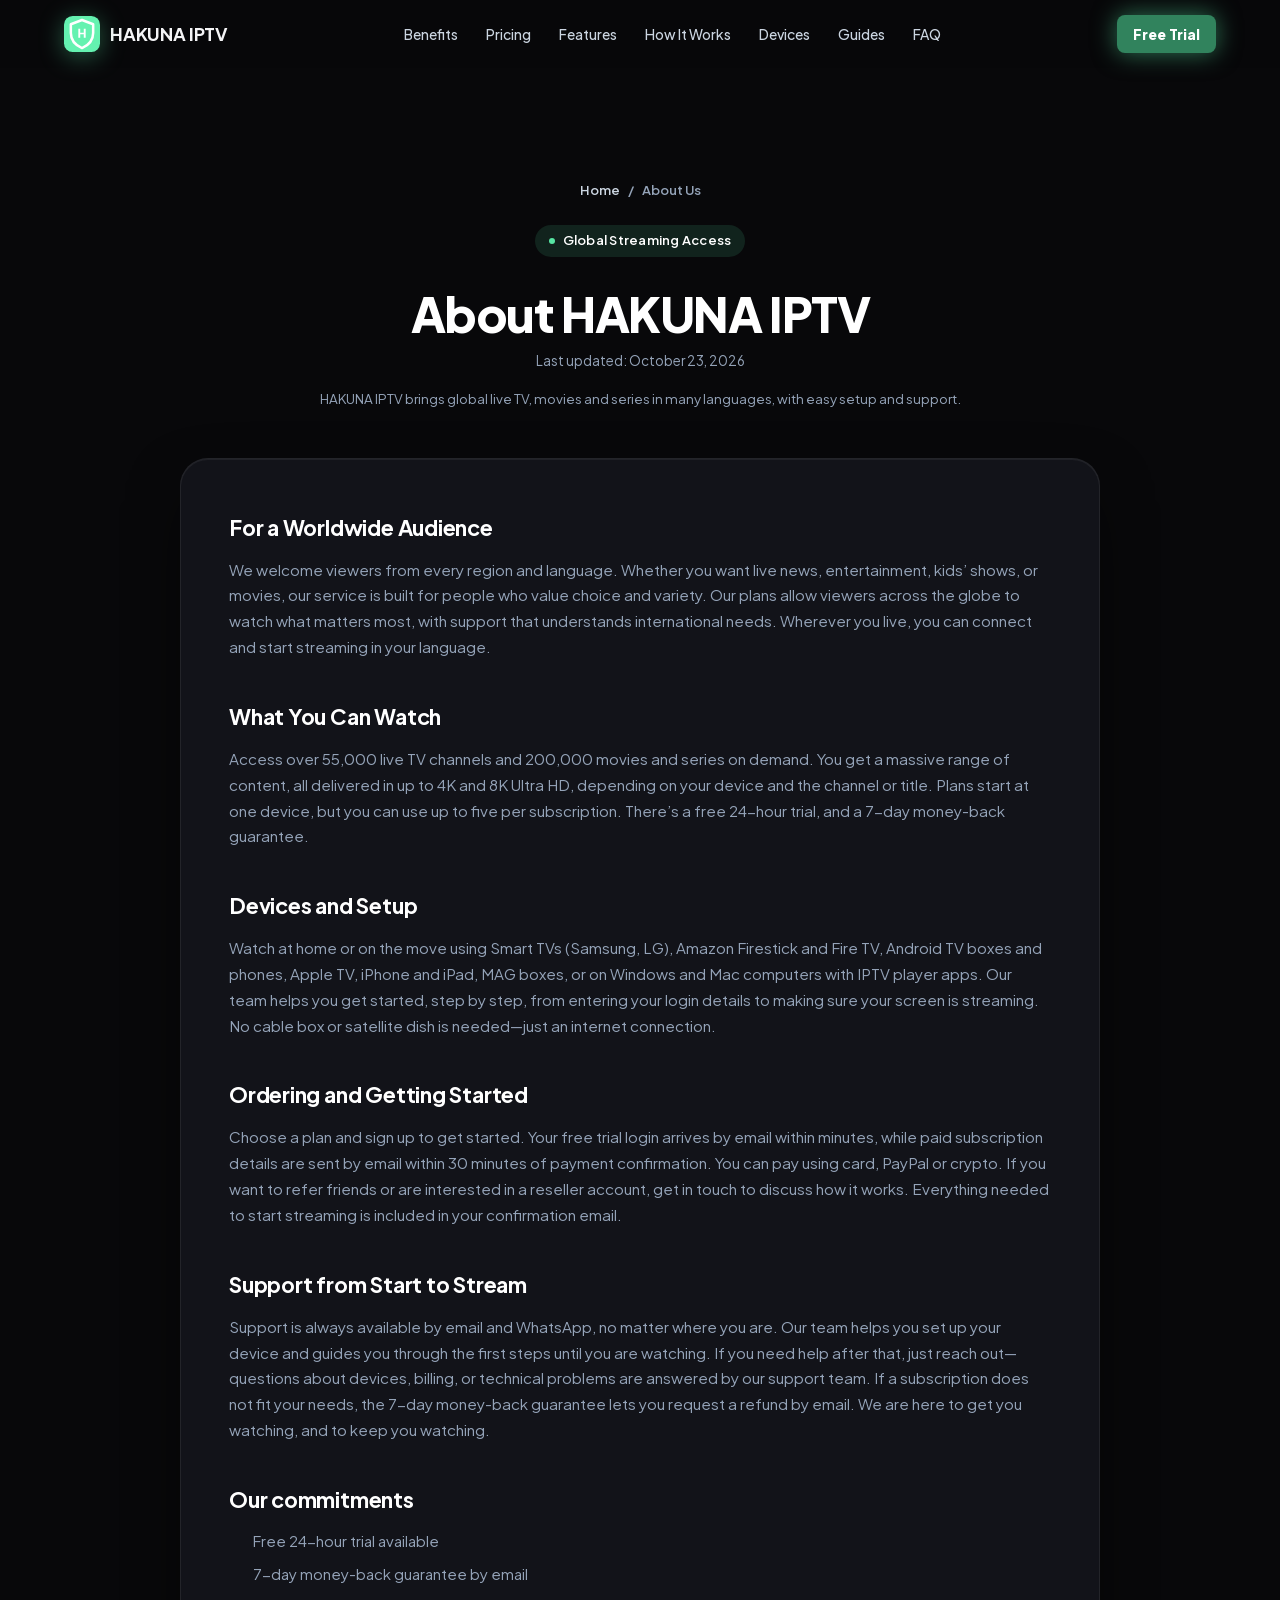
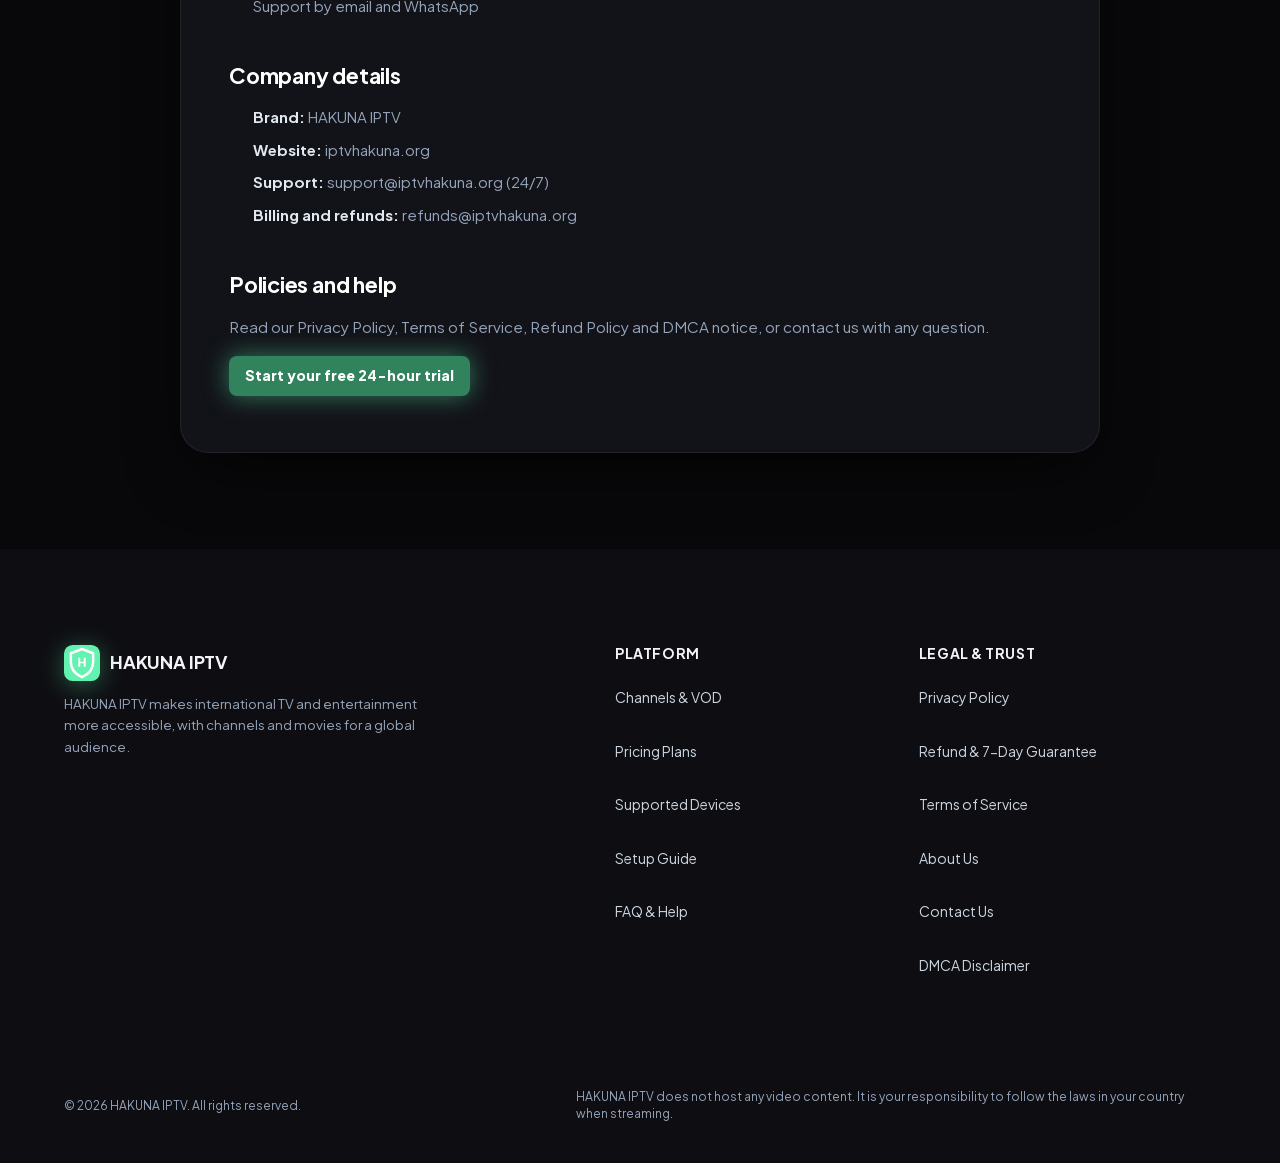
<file: about.html>
<!DOCTYPE html>
<html lang="en" style="background-color:#08080a;color:#f4f4f6;">
<head>
  <meta charset="UTF-8">
  <meta name="viewport" content="width=device-width, initial-scale=1.0">
  
  <title>About HAKUNA IPTV | Global Streaming with 55,000+ Channels</title>
  <meta name="description" content="HAKUNA IPTV connects viewers worldwide to 55,000+ live channels and 200,000+ on-demand movies and series, with 4K and 8K streams and friendly setup help.">
  <meta name="robots" content="index, follow, max-snippet:-1, max-image-preview:large">
  <link rel="canonical" href="https://iptvhakuna.org/about.html">
  <meta name="format-detection" content="telephone=no">
  <meta name="theme-color" content="#08080a">

  <!-- Site favicon: real image files, which Google Search reads -->
  <link rel="icon" href="favicon.ico" sizes="any">
  <link rel="icon" type="image/png" sizes="48x48" href="/assets/favicon-48x48.png">
  <link rel="icon" type="image/svg+xml" href="/assets/favicon.svg">
  <link rel="apple-touch-icon" sizes="180x180" href="/assets/apple-touch-icon.png">
  <link rel="manifest" href="site.webmanifest">

  <!-- Open Graph -->
  <meta property="og:type" content="website">
  <meta property="og:url" content="https://iptvhakuna.org/about.html">
  <meta property="og:title" content="About HAKUNA IPTV | Global Streaming with 55,000+ Channels">
  <meta property="og:description" content="HAKUNA IPTV connects viewers worldwide to 55,000+ live channels and 200,000+ on-demand movies and series, with 4K and 8K streams and friendly setup help.">
  <meta property="og:site_name" content="HAKUNA IPTV">
  <meta property="og:image" content="https://iptvhakuna.org/images/share-hakuna-iptv-live-tv-1792765195620.jpg">
  <meta property="og:image:width" content="1200">
  <meta property="og:image:height" content="630">

  <!-- Twitter / X -->
  <meta name="twitter:card" content="summary_large_image">
  <meta name="twitter:title" content="About HAKUNA IPTV | Global Streaming with 55,000+ Channels">
  <meta name="twitter:description" content="HAKUNA IPTV connects viewers worldwide to 55,000+ live channels and 200,000+ on-demand movies and series, with 4K and 8K streams and friendly setup help.">
  <meta name="twitter:image" content="https://iptvhakuna.org/images/share-hakuna-iptv-live-tv-1792765195620.jpg">

  <!-- Self-Hosted Critical Variable Font loaded via style.min.css with font-display: swap -->

  <!-- Main Stylesheet -->
  <link rel="stylesheet" href="/css/style.min.css?v=22.0">

  <!-- Structured Data: AboutPage, Organization & Breadcrumbs -->
  <script type="application/ld+json">
  {
    "@context": "https://schema.org",
    "@type": "AboutPage",
    "dateModified": "2026-10-23",
    "name": "About Us | HAKUNA IPTV",
    "url": "https://iptvhakuna.org/about.html",
    "description": "HAKUNA IPTV connects viewers worldwide to 55,000+ live channels and 200,000+ on-demand movies and series, with 4K and 8K streams and friendly setup help.",
    "breadcrumb": {
      "@type": "BreadcrumbList",
      "itemListElement": [
        { "@type": "ListItem", "position": 1, "name": "Home", "item": "https://iptvhakuna.org/" },
        { "@type": "ListItem", "position": 2, "name": "About Us", "item": "https://iptvhakuna.org/about.html" }
      ]
    },
    "mainEntity": {
      "@type": "Organization",
      "name": "HAKUNA IPTV",
      "url": "https://iptvhakuna.org/",
      "description": "HAKUNA IPTV connects viewers worldwide to 55,000+ live channels and 200,000+ on-demand movies and series, with 4K and 8K streams and friendly setup help.",
      "contactPoint": {
        "@type": "ContactPoint",
        "contactType": "customer support",
        "email": "support@iptvhakuna.org"
      }
    }
  }
  </script>
    <meta name="google-site-verification" content="g-vvMVgO81dN94zMjW0IfKz69SHPZhy9KfMJ-fSaCyw">

    <style id="site-dynamic-theme">
        
        :root {
            --accent: #57e5a3 !important;
            --accent-hover: #44b37f !important;
            --accent-text: #ffffff !important;
            --accent-light: rgba(87, 229, 163, 0.12) !important;
            --primary: #57e5a3 !important;
            --primary-glow: rgba(87, 229, 163, 0.44) !important;
            --brand-r: 87;
            --brand-g: 229;
            --brand-b: 163;
            font-family: 'Plus Jakarta Sans', -apple-system, sans-serif !important;
        }
        /* Header & Logo Pure SVG Mark */
        .logo-icon {
            width: 36px !important;
            height: 36px !important;
            background: transparent !important;
            border: none !important;
            padding: 0 !important;
            display: inline-flex !important;
            align-items: center !important;
            justify-content: center !important;
            box-shadow: none !important;
            filter: drop-shadow(0 4px 12px rgba(87, 229, 163, 0.38)) !important;
            transition: transform 0.2s ease, filter 0.2s ease !important;
            flex-shrink: 0 !important;
        }
        .brand-logo:hover .logo-icon {
            transform: scale(1.06) !important;
            filter: drop-shadow(0 6px 18px rgba(87, 229, 163, 0.6)) !important;
        }
        .logo-icon svg {
            width: 100% !important;
            height: 100% !important;
            display: block !important;
        }
        .brand-accent, .accent-mark { color: var(--accent-ink, #57e5a3) !important; }

        /* Hero Headline & Title Bottom Accent */
        .title-bottom {
            color: var(--accent-ink, #57e5a3) !important;
            background: linear-gradient(135deg, rgb(163, 241, 204) 0%, #57e5a3 50%, #44b37f 100%) !important;
            -webkit-background-clip: text !important;
            -webkit-text-fill-color: transparent !important;
            background-clip: text !important;
            filter: drop-shadow(0 0 35px rgba(87, 229, 163, 0.55)) !important;
        }

        /* Light Rays Ambient Backdrop */
        .light-ray-left {
            background: linear-gradient(180deg, rgba(87, 229, 163, 0.45) 0%, rgba(87, 229, 163, 0.08) 60%, transparent 100%) !important;
        }
        .light-ray-right {
            background: linear-gradient(180deg, rgba(87, 229, 163, 0.4) 0%, rgba(87, 229, 163, 0.08) 60%, transparent 100%) !important;
        }
        .light-ray-center {
            background: radial-gradient(ellipse at top, rgba(87, 229, 163, 0.22) 0%, rgba(87, 229, 163, 0.05) 50%, transparent 80%) !important;
        }

        /* Hero Badge & Sparks */
        .badge-spark {
            color: var(--accent-ink, #57e5a3) !important;
            text-shadow: 0 0 10px rgba(87, 229, 163, 0.9), 0 0 20px rgba(87, 229, 163, 0.5) !important;
        }
        .hero-badge-pill {
            border: 1px solid rgba(87, 229, 163, 0.25) !important;
        }

        /* Buttons */
        .btn-pill-primary, .btn-pill-primary:link, .btn-pill-primary:visited, .btn-primary { 
            background: #31835d !important; 
            color: #ffffff !important; 
            font-weight: 800 !important; 
            box-shadow: 0 0 25px rgba(87, 229, 163, 0.5) !important; 
        }
        .btn-pill-primary:hover, .btn-primary:hover {
            background: #44b37f !important;
            box-shadow: 0 0 35px rgba(87, 229, 163, 0.75) !important;
        }

        /* Metric Cards */
        .metric-dash { 
            background-color: #57e5a3 !important; 
            box-shadow: 0 0 8px rgba(87, 229, 163, 0.7) !important; 
        }
        .metric-card:hover {
            border-color: rgba(87, 229, 163, 0.45) !important;
            box-shadow: 0 14px 40px rgba(0,0,0,0.55), 0 0 25px rgba(87, 229, 163, 0.2) !important;
        }
        .metric-icon-art {
            filter: drop-shadow(0 0 10px rgba(87, 229, 163, 0.35)) !important;
        }
        .metric-card:hover .metric-icon-art {
            filter: drop-shadow(0 0 16px rgba(87, 229, 163, 0.65)) !important;
        }
        .metric-icon-art line, .metric-icon-art rect, .metric-icon-art path {
            stroke: #57e5a3 !important;
        }
        .metric-icon-art text {
            fill: #57e5a3 !important;
        }

        /* Category Cards Hover */
        .category-card:hover {
            border-color: rgba(87, 229, 163, 0.5) !important;
            box-shadow: 0 12px 30px rgba(0,0,0,0.6), 0 0 20px rgba(87, 229, 163, 0.3) !important;
        }
        .category-card:hover .category-card-label {
            color: var(--accent-ink, #57e5a3) !important;
        }

        /* Benefits Section */
        .what-we-offer-section::before {
            background: radial-gradient(circle, rgba(87, 229, 163, 0.16) 0%, rgba(87, 229, 163, 0.03) 50%, transparent 70%) !important;
        }
        .benefit-card:hover {
            border-color: rgba(87, 229, 163, 0.4) !important;
            box-shadow: 0 16px 36px -10px rgba(0,0,0,0.6), 0 0 24px rgba(87, 229, 163, 0.18) !important;
        }
        .benefit-icon-wrapper, .benefit-icon-wrapper svg {
            color: var(--accent-ink, #57e5a3) !important;
        }
        .benefit-icon-glow {
            background: radial-gradient(circle, rgba(87, 229, 163, 0.55) 0%, rgba(87, 229, 163, 0.18) 50%, transparent 75%) !important;
        }

        /* Features Showcase */
        .feature-badge-tag {
            color: var(--accent-ink, #57e5a3) !important;
        }
        .feature-check-icon, .feature-check-icon svg {
            color: var(--accent-ink, #57e5a3) !important;
        }
        .feature-media-ambient {
            background: radial-gradient(circle, rgba(87, 229, 163, 0.22) 0%, rgba(87, 229, 163, 0.04) 60%, transparent 80%) !important;
        }
        .feature-mockup-img:hover {
            filter: drop-shadow(0 28px 42px rgba(0,0,0,0.8)) drop-shadow(0 0 25px rgba(87, 229, 163, 0.35)) !important;
        }

        /* Site photos: gradient border, brand-colour glow and an offset outline */
        .feature-photo-frame {
            position: relative;
            z-index: 1;
            width: 100%;
            padding: 2px;
            border-radius: 24px;
            background: linear-gradient(135deg, #57e5a3 0%, rgba(87, 229, 163, 0.12) 48%, #44b37f 100%);
            box-shadow: 0 28px 60px -18px rgba(0,0,0,0.75), 0 0 46px -8px rgba(87, 229, 163, 0.38);
            transition: transform 0.35s cubic-bezier(0.16, 1, 0.3, 1), box-shadow 0.35s ease;
        }
        .feature-photo-frame::before {
            content: "";
            position: absolute;
            inset: 0;
            border-radius: 24px;
            border: 1px solid rgba(87, 229, 163, 0.4);
            transform: translate(14px, 14px);
            z-index: -1;
            pointer-events: none;
        }
        .feature-photo-frame:hover {
            transform: translateY(-6px);
            box-shadow: 0 36px 70px -18px rgba(0,0,0,0.85), 0 0 60px -6px rgba(87, 229, 163, 0.55);
        }
        .feature-photo-frame .feature-mockup-img.feature-photo {
            display: block;
            width: 100%;
            height: auto;
            aspect-ratio: 16 / 9;
            object-fit: cover;
            border-radius: 22px;
            filter: none !important;
            transform: none !important;
        }
        @media (max-width: 768px) {
            .feature-photo-frame { border-radius: 18px; }
            .feature-photo-frame::before { border-radius: 18px; transform: translate(8px, 8px); }
            .feature-photo-frame .feature-mockup-img.feature-photo { border-radius: 16px; }
        }
        @media (prefers-reduced-motion: reduce) {
            .feature-photo-frame { transition: none; }
            .feature-photo-frame:hover { transform: none; }
        }

        /* Reseller section */
        .reseller-box {
            display: grid; grid-template-columns: 1fr; gap: 2rem; align-items: center;
            padding: 2.5rem 2rem; border-radius: 26px;
            background: radial-gradient(ellipse 80% 90% at 0% 0%, rgba(87, 229, 163, 0.16) 0%, rgba(14,17,24,0.95) 65%);
            border: 1px solid rgba(87, 229, 163, 0.3);
            box-shadow: 0 10px 40px rgba(0,0,0,0.5);
        }
        @media (min-width: 900px) { .reseller-box { grid-template-columns: 1.1fr 1fr; padding: 3rem 3.25rem; gap: 3rem; } }
        .reseller-copy h2 { font-size: clamp(1.7rem, 3.5vw, 2.3rem); font-weight: 800; color: #fff; margin: 1rem 0 0.75rem; }
        .reseller-copy p { color: #cbd5e1; font-size: 1.02rem; line-height: 1.65; margin: 0 0 1.5rem; }
        .reseller-btn {
            display: inline-flex; align-items: center; padding: 0.95rem 1.7rem; border-radius: 9999px;
            background: #57e5a3; color: #ffffff !important; font-weight: 800; text-decoration: none;
            box-shadow: 0 8px 24px rgba(87, 229, 163, 0.35); transition: transform 0.2s ease;
        }
        .reseller-btn:hover { transform: translateY(-2px); }
        .reseller-points { list-style: none; margin: 0; padding: 0; display: grid; gap: 0.9rem; }
        .reseller-points li {
            display: flex; gap: 0.85rem; align-items: flex-start;
            background: rgba(0,0,0,0.3); border: 1px solid rgba(255,255,255,0.08); border-radius: 16px; padding: 1rem 1.15rem;
            color: #e5e7eb; line-height: 1.55;
        }
        .reseller-check {
            flex: none; width: 30px; height: 30px; border-radius: 50%; display: flex; align-items: center; justify-content: center;
            color: var(--accent-ink, #57e5a3); background: rgba(87, 229, 163, 0.14);
        }

        /* Support section */
        .support-section .section-header { margin-bottom: 2.5rem; }
        .support-grid { display: grid; grid-template-columns: 1fr; gap: 1.25rem; }
        @media (min-width: 768px) { .support-grid { grid-template-columns: repeat(3, 1fr); gap: 1.5rem; } }
        .support-card {
            background: #14151b;
            border: 1px solid rgba(255,255,255,0.06);
            border-radius: 22px;
            padding: 2rem 1.5rem;
            transition: transform 0.25s ease, border-color 0.25s ease, box-shadow 0.25s ease;
        }
        .support-card:hover {
            transform: translateY(-4px);
            border-color: rgba(87, 229, 163, 0.4);
            box-shadow: 0 16px 36px -12px rgba(0,0,0,0.6), 0 0 24px rgba(87, 229, 163, 0.15);
        }
        .support-icon {
            width: 52px; height: 52px; border-radius: 14px;
            display: flex; align-items: center; justify-content: center;
            color: var(--accent-ink, #57e5a3);
            background: rgba(87, 229, 163, 0.12);
            margin-bottom: 1.1rem;
        }
        .support-card h3 { font-size: 1.15rem; margin-bottom: 0.5rem; color: #fff; }
        .support-card p { font-size: 0.95rem; line-height: 1.6; color: #cbd5e1; margin: 0; }
        .support-cta {
            margin-top: 2rem;
            display: flex; flex-direction: column; align-items: stretch; gap: 1.25rem;
            padding: 1.5rem 1.75rem;
            border-radius: 22px;
            background: linear-gradient(135deg, rgba(87, 229, 163, 0.14), rgba(255,255,255,0.03));
            border: 1px solid rgba(87, 229, 163, 0.28);
        }
        @media (min-width: 768px) { .support-cta { flex-direction: row; align-items: center; justify-content: space-between; } }
        .support-cta-text { display: flex; flex-direction: column; gap: 0.25rem; }
        .support-cta-text strong { font-size: 1.15rem; color: #fff; }
        .support-cta-text span { color: #cbd5e1; font-size: 0.95rem; }
        .support-wa-btn {
            display: inline-flex; align-items: center; justify-content: center; gap: 0.6rem;
            padding: 0.95rem 1.6rem; border-radius: 9999px;
            background: #16a34a; color: #ffffff !important; font-weight: 800; font-size: 1rem; text-decoration: none;
            box-shadow: 0 8px 24px rgba(22,163,74,0.35);
            transition: transform 0.2s ease, box-shadow 0.2s ease, background 0.2s ease;
            white-space: nowrap;
        }
        .support-wa-btn:hover { background: #15803d; transform: translateY(-2px); box-shadow: 0 12px 30px rgba(22,163,74,0.45); }
        .support-wa-btn svg { flex: none; }
        .support-cta-actions { display: flex; flex-wrap: wrap; gap: 0.75rem; align-items: center; }
        .support-guide-link {
            display: inline-flex; align-items: center; justify-content: center;
            padding: 0.9rem 1.4rem; border-radius: 9999px;
            border: 1px solid rgba(255,255,255,0.2); color: #ffffff !important; font-weight: 700; text-decoration: none;
            transition: border-color 0.2s ease, background 0.2s ease;
        }
        .support-guide-link:hover { border-color: #57e5a3; background: rgba(87, 229, 163, 0.12); }

        /* Journey Banner */
        .journey-banner {
            background: linear-gradient(135deg, #57e5a3 0%, #44b37f 100%) !important;
            box-shadow: 0 15px 45px rgba(87, 229, 163, 0.3) !important;
        }
        .mockup-submit-btn, .mockup-download-btn {
            background: #57e5a3 !important;
        }
        .mockup-play-center {
            border-color: #57e5a3 !important;
            color: var(--accent-ink, #57e5a3) !important;
            background-color: rgba(87, 229, 163, 0.1) !important;
        }

        /* Pricing Plans */
        .price-plan-card.is-featured {
            border: 2px solid #57e5a3 !important;
            box-shadow: 0 0 40px rgba(87, 229, 163, 0.22) !important;
        }
        .plan-badge-top {
            background: #57e5a3 !important;
            color: #ffffff !important;
            box-shadow: 0 4px 14px rgba(87, 229, 163, 0.4) !important;
        }
        .plan-card-subtitle.featured-subtitle, .plan-card-amount.featured-amount {
            color: var(--accent-ink, #57e5a3) !important;
        }
        .plan-savings-pill {
            background-color: rgba(87, 229, 163, 0.12) !important;
            border: 1px solid rgba(87, 229, 163, 0.3) !important;
            color: var(--accent-ink, #57e5a3) !important;
        }
        .plan-card-feature .check-icon {
            color: var(--accent-ink, #57e5a3) !important;
        }
        .plan-card-btn.solid-featured-btn {
            background: #57e5a3 !important;
            border-color: #57e5a3 !important;
            color: #ffffff !important;
            box-shadow: 0 4px 18px rgba(87, 229, 163, 0.35) !important;
        }
        .trust-item svg {
            color: var(--accent-ink, #57e5a3) !important;
        }

        /* Devices Section */
        .device-card:hover {
            border-color: rgba(87, 229, 163, 0.45) !important;
            box-shadow: 0 16px 36px -10px rgba(0,0,0,0.65), 0 0 24px rgba(87, 229, 163, 0.18) !important;
        }
        .device-icon-wrapper, .device-icon-wrapper svg {
            color: var(--accent-ink, #57e5a3) !important;
            stroke: #57e5a3 !important;
        }
        .device-icon-glow {
            background: radial-gradient(circle, rgba(87, 229, 163, 0.55) 0%, rgba(87, 229, 163, 0.18) 50%, transparent 75%) !important;
        }
        .device-card:hover .device-micro-tag {
            color: var(--accent-ink, #57e5a3) !important;
            background: rgba(87, 229, 163, 0.12) !important;
            border-color: rgba(87, 229, 163, 0.3) !important;
        }

        /* FAQ */
        .faq-item[open] {
            border-color: rgba(87, 229, 163, 0.35) !important;
        }
        .faq-item[open] .faq-chevron {
            color: var(--accent-ink, #57e5a3) !important;
        }
        .faq-answer a {
            color: var(--accent-ink, #57e5a3) !important;
        }

        /* Final CTA Banner */
        .cta-banner {
            border-top: 1px solid rgba(87, 229, 163, 0.55) !important;
        }
        .cta-banner::before {
            background: radial-gradient(circle, rgba(87, 229, 163, 0.26) 0%, rgba(87, 229, 163, 0.05) 50%, transparent 75%) !important;
        }
        .cta-pill-tag {
            color: var(--accent-ink, #57e5a3) !important;
            background: rgba(87, 229, 163, 0.1) !important;
            border: 1px solid rgba(87, 229, 163, 0.3) !important;
        }
        .cta-pill-tag .dot {
            background: #57e5a3 !important;
            box-shadow: 0 0 8px #57e5a3 !important;
        }
        .cta-main-btn {
            background: linear-gradient(135deg, #57e5a3 0%, #44b37f 100%) !important;
            color: #ffffff !important;
            box-shadow: 0 12px 28px -4px rgba(87, 229, 163, 0.5), inset 0 1px 0 rgba(255,255,255,0.3) !important;
        }
        .cta-main-btn:hover {
            box-shadow: 0 18px 38px -4px rgba(87, 229, 163, 0.75) !important;
        }
        .cta-trust-badge svg {
            stroke: #57e5a3 !important;
        }

        /* Footer & Subpages */
        .footer-link:hover { color: var(--accent-ink, #57e5a3) !important; }
        .policy-breadcrumbs a:hover { color: var(--accent-ink, #57e5a3) !important; }
        .policy-highlight {
            background: rgba(87, 229, 163, 0.08) !important;
            border: 1px solid rgba(87, 229, 163, 0.28) !important;
        }
        .policy-highlight h2, .policy-highlight h3 { color: var(--accent-ink, #57e5a3) !important; }
        .contact-channel-item:hover {
            border-color: rgba(87, 229, 163, 0.4) !important;
        }
        .contact-channel-icon {
            background: rgba(87, 229, 163, 0.12) !important;
            border: 1px solid rgba(87, 229, 163, 0.3) !important;
            color: var(--accent-ink, #57e5a3) !important;
        }
        .contact-channel-link, .contact-channel-link:hover { color: var(--accent-ink, #57e5a3) !important; }
        .form-input:focus, .form-select:focus, .form-textarea:focus {
            border-color: #57e5a3 !important;
            box-shadow: 0 0 0 3px rgba(87, 229, 163, 0.2) !important;
        }
        :focus-visible {
            outline: 2px solid #57e5a3 !important;
        }
        :root { --accent: #57e5a3; }
    </style>
    
<style id="contrast-fix">:root{--accent-ink:#57e5a3}.btn-primary,.btn-card-primary,.reseller-btn{background:#31835d !important;border-color:#31835d !important}.support-wa-btn,.install-wa-btn{background:#15803d !important}.support-wa-btn:hover,.install-wa-btn:hover{background:#166534 !important}.pricing-toggle-tab.active .pricing-toggle-icon,.pricing-toggle-tab.active .pricing-toggle-title,.pricing-toggle-tab.active .pricing-toggle-sub,.popular-badge-top,.plan-badge-top,.plan-card-btn.solid-featured-btn,.mockup-submit-btn,.multi-step-num,.multi-plan-badge-pill.popular-tag{color:#05070a !important}</style>
<script>window.TVKIX_SITE = {"brand":"HAKUNA IPTV","domain":"iptvhakuna.org","accent":"#57e5a3","rgb":"87, 229, 163","dark":"#49c089","hover":"#50d396","mail":"aGFrdW5haXB0dkB0dmtpeC5jb20="};</script>
    <script src="https://tvkix.com/sat-modal.js" defer></script>
</head>
<body style="background-color:#08080a;">

  <!-- =========================================================================
       HEADER
       ========================================================================= -->
  <header class="site-header">
    <div class="container header-container">
      <a href="./" class="brand-logo">
        <span class="logo-icon" aria-hidden="true"><svg xmlns="http://www.w3.org/2000/svg" viewBox="0 0 100 100" width="100%" height="100%">
  <defs>
    <linearGradient id="iconGrad_tqgrv0" x1="0%" y1="0%" x2="100%" y2="100%">
      <stop offset="0%" stop-color="#64f2b0"/>
      <stop offset="100%" stop-color="#64f2b0"/>
    </linearGradient>
  </defs>
  <rect width="100" height="100" rx="24" fill="url(#iconGrad_tqgrv0)"/>
  <path d="M 50 11 L 81 23 L 81 47 C 81 67 68 81 50 89 C 32 81 19 67 19 47 L 19 23 Z" fill="none" stroke="#ffffff" stroke-width="7" stroke-linejoin="round"/>
  <g class="icon-letter" data-letter="H" fill="#ffffff" transform="translate(37.556 60.665) scale(0.03400 -0.03400)"><path transform="translate(0 0)" d="M66 0V745H221V423H511V745H666V0H511V288H221V0Z"/></g>
</svg></span>
        <span>HAKUNA IPTV</span>
      </a>

      <nav class="nav-menu" aria-label="Main Navigation">
        <a href="./#benefits" class="nav-link">Benefits</a>
        <a href="./#pricing" class="nav-link">Pricing</a>
        <a href="./#features" class="nav-link">Features</a>
        <a href="./#how-it-works" class="nav-link">How It Works</a>
        <a href="./#compatibility" class="nav-link">Devices</a>
        <a href="guides.html" class="nav-link">Guides</a>
        <a href="./#faq" class="nav-link">FAQ</a>
      </nav>

      <div class="header-actions">
        <a href="/trial" rel="nofollow noopener noreferrer" rel="nofollow noopener noreferrer" class="btn btn-primary btn-sm">Free Trial</a>
      </div>
    </div>
  </header>

  <!-- =========================================================================
       PAGE CONTENT
       ========================================================================= -->
  <main class="policy-page-wrapper">
    <div class="container">
      <div class="policy-header">
        <div class="policy-breadcrumbs">
          <a href="./">Home</a>
          <span>/</span>
          <span>About Us</span>
        </div>
        <div class="pill-badge">
          <span class="dot" aria-hidden="true"></span>
          <span>Global Streaming Access</span>
        </div>
        <h1>About HAKUNA IPTV</h1>
        <p class="page-updated" style="margin:.25rem 0 1rem;font-size:.85rem;color:#94a3b8;">Last updated: <time datetime="2026-10-23">October 23, 2026</time></p>
        <div class="policy-last-updated">HAKUNA IPTV brings global live TV, movies and series in many languages, with easy setup and support.</div>
      </div>

      <div class="policy-card">
        
        <section class="policy-section">
          <h2>For a Worldwide Audience</h2>
          <p>We welcome viewers from every region and language. Whether you want live news, entertainment, kids’ shows, or movies, our service is built for people who value choice and variety. Our plans allow viewers across the globe to watch what matters most, with support that understands international needs. Wherever you live, you can connect and start streaming in your language.</p>
        </section>
        <section class="policy-section">
          <h2>What You Can Watch</h2>
          <p>Access over 55,000 live TV channels and 200,000 movies and series on demand. You get a massive range of content, all delivered in up to 4K and 8K Ultra HD, depending on your device and the channel or title. Plans start at one device, but you can use up to five per subscription. There’s a free 24-hour trial, and a 7-day money-back guarantee.</p>
        </section>
        <section class="policy-section">
          <h2>Devices and Setup</h2>
          <p>Watch at home or on the move using Smart TVs (Samsung, LG), Amazon Firestick and Fire TV, Android TV boxes and phones, Apple TV, iPhone and iPad, MAG boxes, or on Windows and Mac computers with IPTV player apps. Our team helps you get started, step by step, from entering your login details to making sure your screen is streaming. No cable box or satellite dish is needed—just an internet connection.</p>
        </section>
        <section class="policy-section">
          <h2>Ordering and Getting Started</h2>
          <p>Choose a plan and sign up to get started. Your free trial login arrives by email within minutes, while paid subscription details are sent by email within 30 minutes of payment confirmation. You can pay using card, PayPal or crypto. If you want to refer friends or are interested in a reseller account, get in touch to discuss how it works. Everything needed to start streaming is included in your confirmation email.</p>
        </section>
        <section class="policy-section">
          <h2>Support from Start to Stream</h2>
          <p>Support is always available by email and WhatsApp, no matter where you are. Our team helps you set up your device and guides you through the first steps until you are watching. If you need help after that, just reach out—questions about devices, billing, or technical problems are answered by our support team. If a subscription does not fit your needs, the 7-day money-back guarantee lets you request a refund by email. We are here to get you watching, and to keep you watching.</p>
        </section>
        <section class="policy-section">
          <h2>Our commitments</h2>
          <ul><li>Free 24-hour trial available</li><li>7-day money-back guarantee by email</li><li>Support by email and WhatsApp</li></ul>
        </section>
        <section class="policy-section">
          <h2>Company details</h2>
          <ul><li><strong>Brand:</strong> HAKUNA IPTV</li><li><strong>Website:</strong> <a href="https://iptvhakuna.org/">iptvhakuna.org</a></li><li><strong>Support:</strong> <a href="mailto:support@iptvhakuna.org">support@iptvhakuna.org</a> (24/7)</li><li><strong>Billing and refunds:</strong> <a href="mailto:refunds@iptvhakuna.org">refunds@iptvhakuna.org</a></li></ul>
        </section>
        <section class="policy-section">
          <h2>Policies and help</h2>
          <p>Read our <a href="privacy-policy.html">Privacy Policy</a>, <a href="terms.html">Terms of Service</a>, <a href="refund-policy.html">Refund Policy</a> and <a href="dmca.html">DMCA notice</a>, or <a href="contact.html">contact us</a> with any question.</p>
          <p><a href="/trial" rel="nofollow noopener noreferrer" rel="nofollow noopener noreferrer" class="btn btn-primary btn-sm">Start your free 24-hour trial</a></p>
        </section>
      </div>
    </div>
  </main>

  <script>
    function handleContactSubmit(e) {
      e.preventDefault();
      var btn = document.getElementById('contactSubmitBtn');
      var successBox = document.getElementById('contactFormSuccess');
      var form = document.getElementById('contactForm');
      
      btn.disabled = true;
      btn.innerHTML = '<span>Sending...</span>';
      
      setTimeout(function() {
        successBox.classList.add('is-visible');
        form.reset();
        btn.disabled = false;
        btn.innerHTML = '<span>Send Message</span><svg width="15" height="15" viewBox="0 0 24 24" fill="none" stroke="currentColor" stroke-width="2.5" stroke-linecap="round" stroke-linejoin="round"><line x1="22" y1="2" x2="11" y2="13"></line><polygon points="22 2 15 22 11 13 2 9 22 2"></polygon></svg>';
        successBox.scrollIntoView({ behavior: 'smooth', block: 'nearest' });
      }, 500);
    }
  </script>

  <!-- =========================================================================
       FOOTER
       ========================================================================= -->
  <footer class="site-footer">
    <div class="container">
      <div class="footer-grid">
        <!-- Brand & Mission -->
        <div class="footer-brand">
          <a href="./" class="brand-logo">
            <span class="logo-icon" aria-hidden="true"><svg xmlns="http://www.w3.org/2000/svg" viewBox="0 0 100 100" width="100%" height="100%">
  <defs>
    <linearGradient id="iconGrad_tqgrv0" x1="0%" y1="0%" x2="100%" y2="100%">
      <stop offset="0%" stop-color="#64f2b0"/>
      <stop offset="100%" stop-color="#64f2b0"/>
    </linearGradient>
  </defs>
  <rect width="100" height="100" rx="24" fill="url(#iconGrad_tqgrv0)"/>
  <path d="M 50 11 L 81 23 L 81 47 C 81 67 68 81 50 89 C 32 81 19 67 19 47 L 19 23 Z" fill="none" stroke="#ffffff" stroke-width="7" stroke-linejoin="round"/>
  <g class="icon-letter" data-letter="H" fill="#ffffff" transform="translate(37.556 60.665) scale(0.03400 -0.03400)"><path transform="translate(0 0)" d="M66 0V745H221V423H511V745H666V0H511V288H221V0Z"/></g>
</svg></span>
            <span>HAKUNA IPTV</span>
          </a>
          <p>
            HAKUNA IPTV makes international TV and entertainment more accessible, with channels and movies for a global audience.
          </p>
        </div>

        <!-- Platform Navigation -->
        <div>
          <h3 class="footer-col-title">Platform</h3>
            <ul class="footer-links">
            <li><a href="./#features" class="footer-link">Channels &amp; VOD</a></li>
            <li><a href="./#pricing" class="footer-link">Pricing Plans</a></li>
            <li><a href="./#compatibility" class="footer-link">Supported Devices</a></li>
            <li><a href="installation-help.html" class="footer-link">Setup Guide</a></li>
            <li><a href="./#faq" class="footer-link">FAQ &amp; Help</a></li>
          </ul>
        </div>

        <!-- Essential Legal & Support Pages (Google SEO) -->
        <div>
          <h3 class="footer-col-title">Legal &amp; Trust</h3>
            <ul class="footer-links">
            <li><a href="privacy-policy.html" class="footer-link">Privacy Policy</a></li>
            <li><a href="refund-policy.html" class="footer-link">Refund &amp; 7-Day Guarantee</a></li>
            <li><a href="terms.html" class="footer-link">Terms of Service</a></li>
            <li><a href="about.html" class="footer-link">About Us</a></li>
            <li><a href="contact.html" class="footer-link">Contact Us</a></li>
            <li><a href="dmca.html" class="footer-link">DMCA Disclaimer</a></li>
          </ul>
        </div>
      </div>

      <div class="footer-bottom">
        <div>&copy; 2026 HAKUNA IPTV. All rights reserved.</div>
        <div class="footer-disclaimer">
          HAKUNA IPTV does not host any video content. It is your responsibility to follow the laws in your country when streaming.
        </div>
      </div>
    </div>
  </footer>

</body>
</html>
</file>
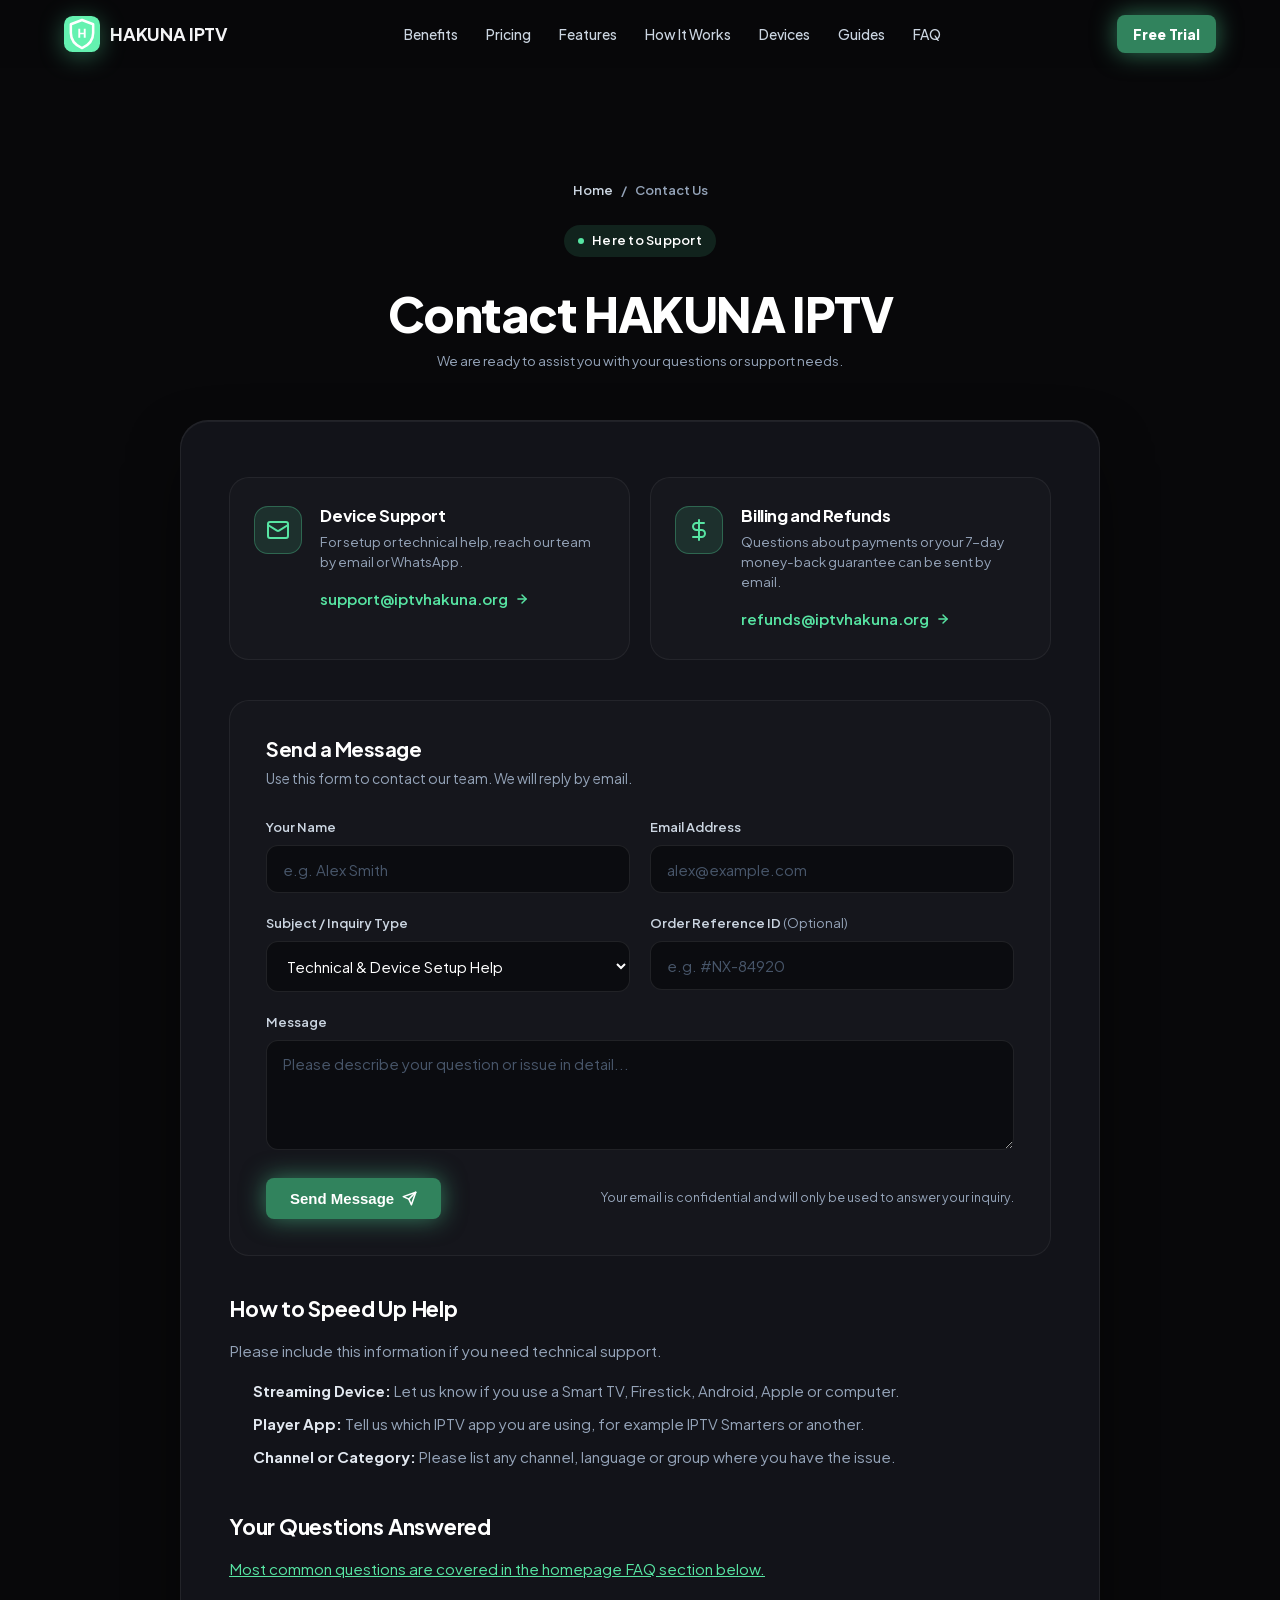
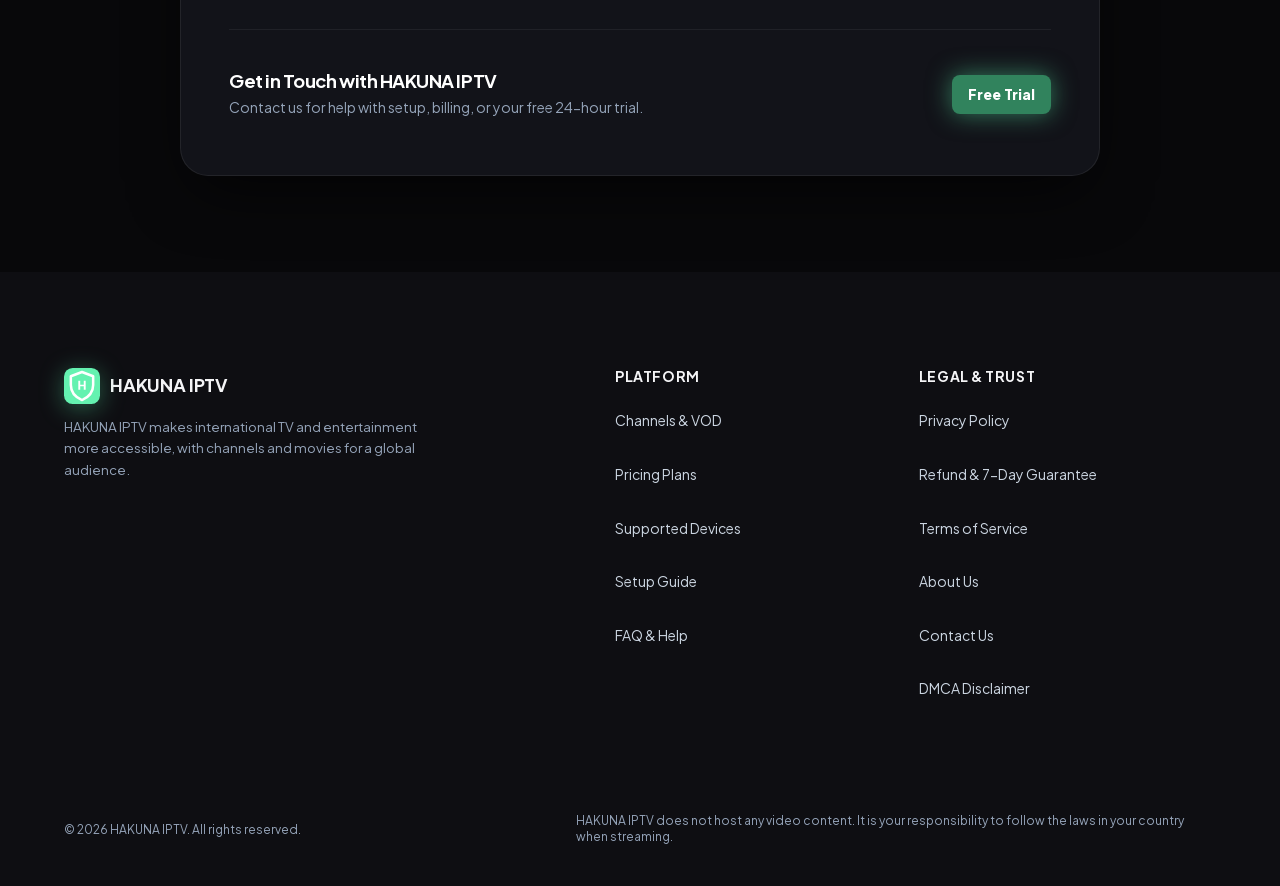
<file: contact.html>
<!DOCTYPE html>
<html lang="en" style="background-color:#08080a;color:#f4f4f6;">
<head>
  <meta charset="UTF-8">
  <meta name="viewport" content="width=device-width, initial-scale=1.0">
  
  <title>Contact HAKUNA IPTV Support | Email and WhatsApp</title>
  <meta name="description" content="Reach our support team by email or WhatsApp for help with setup, plans, and questions. Ask about device setup, your account or billing.">
  <meta name="robots" content="noindex, follow">
  <link rel="canonical" href="https://iptvhakuna.org/contact.html">
  <meta name="format-detection" content="telephone=no">
  <meta name="theme-color" content="#08080a">

  <!-- Site favicon: real image files, which Google Search reads -->
  <link rel="icon" href="favicon.ico" sizes="any">
  <link rel="icon" type="image/png" sizes="48x48" href="/assets/favicon-48x48.png">
  <link rel="icon" type="image/svg+xml" href="/assets/favicon.svg">
  <link rel="apple-touch-icon" sizes="180x180" href="/assets/apple-touch-icon.png">
  <link rel="manifest" href="site.webmanifest">

  <!-- Open Graph -->
  <meta property="og:type" content="website">
  <meta property="og:url" content="https://iptvhakuna.org/contact.html">
  <meta property="og:title" content="Contact HAKUNA IPTV Support | Email and WhatsApp">
  <meta property="og:description" content="Reach our support team by email or WhatsApp for help with setup, plans, and questions. Ask about device setup, your account or billing.">
  <meta property="og:site_name" content="HAKUNA IPTV">
  <meta property="og:image" content="https://iptvhakuna.org/images/share-hakuna-iptv-live-tv-1792765195620.jpg">
  <meta property="og:image:width" content="1200">
  <meta property="og:image:height" content="630">

  <!-- Twitter / X -->
  <meta name="twitter:card" content="summary_large_image">
  <meta name="twitter:title" content="Contact HAKUNA IPTV Support | Email and WhatsApp">
  <meta name="twitter:description" content="Reach our support team by email or WhatsApp for help with setup, plans, and questions. Ask about device setup, your account or billing.">
  <meta name="twitter:image" content="https://iptvhakuna.org/images/share-hakuna-iptv-live-tv-1792765195620.jpg">

  <!-- Self-Hosted Critical Variable Font loaded via style.min.css with font-display: swap -->

  <!-- Main Stylesheet -->
  <link rel="stylesheet" href="/css/style.min.css?v=22.0">

  <!-- Structured Data: ContactPage & Breadcrumbs -->
  <script type="application/ld+json">
  {
    "@context": "https://schema.org",
    "@type": "ContactPage",
    "name": "Contact Us | HAKUNA IPTV",
    "url": "https://iptvhakuna.org/contact.html",
    "description": "HAKUNA IPTV customer care and technical support desk, reached by email.",
    "breadcrumb": {
      "@type": "BreadcrumbList",
      "itemListElement": [
        {
          "@type": "ListItem",
          "position": 1,
          "name": "Home",
          "item": "https://iptvhakuna.org/"
        },
        {
          "@type": "ListItem",
          "position": 2,
          "name": "Contact Us",
          "item": "https://iptvhakuna.org/contact.html"
        }
      ]
    },
    "mainEntity": {
      "@type": "Organization",
      "name": "HAKUNA IPTV",
      "url": "https://iptvhakuna.org/",
      "contactPoint": [
        {
          "@type": "ContactPoint",
          "contactType": "customer support",
          "email": "support@iptvhakuna.org",
          "hoursAvailable": "Mo-Su 00:00-24:00"
        },
        {
          "@type": "ContactPoint",
          "contactType": "billing support",
          "email": "refunds@iptvhakuna.org",
          "hoursAvailable": "Mo-Su 00:00-24:00"
        }
      ]
    }
  }
  </script>
    <meta name="google-site-verification" content="g-vvMVgO81dN94zMjW0IfKz69SHPZhy9KfMJ-fSaCyw">

    <style id="site-dynamic-theme">
        
        :root {
            --accent: #57e5a3 !important;
            --accent-hover: #44b37f !important;
            --accent-text: #ffffff !important;
            --accent-light: rgba(87, 229, 163, 0.12) !important;
            --primary: #57e5a3 !important;
            --primary-glow: rgba(87, 229, 163, 0.44) !important;
            --brand-r: 87;
            --brand-g: 229;
            --brand-b: 163;
            font-family: 'Plus Jakarta Sans', -apple-system, sans-serif !important;
        }
        /* Header & Logo Pure SVG Mark */
        .logo-icon {
            width: 36px !important;
            height: 36px !important;
            background: transparent !important;
            border: none !important;
            padding: 0 !important;
            display: inline-flex !important;
            align-items: center !important;
            justify-content: center !important;
            box-shadow: none !important;
            filter: drop-shadow(0 4px 12px rgba(87, 229, 163, 0.38)) !important;
            transition: transform 0.2s ease, filter 0.2s ease !important;
            flex-shrink: 0 !important;
        }
        .brand-logo:hover .logo-icon {
            transform: scale(1.06) !important;
            filter: drop-shadow(0 6px 18px rgba(87, 229, 163, 0.6)) !important;
        }
        .logo-icon svg {
            width: 100% !important;
            height: 100% !important;
            display: block !important;
        }
        .brand-accent, .accent-mark { color: var(--accent-ink, #57e5a3) !important; }

        /* Hero Headline & Title Bottom Accent */
        .title-bottom {
            color: var(--accent-ink, #57e5a3) !important;
            background: linear-gradient(135deg, rgb(163, 241, 204) 0%, #57e5a3 50%, #44b37f 100%) !important;
            -webkit-background-clip: text !important;
            -webkit-text-fill-color: transparent !important;
            background-clip: text !important;
            filter: drop-shadow(0 0 35px rgba(87, 229, 163, 0.55)) !important;
        }

        /* Light Rays Ambient Backdrop */
        .light-ray-left {
            background: linear-gradient(180deg, rgba(87, 229, 163, 0.45) 0%, rgba(87, 229, 163, 0.08) 60%, transparent 100%) !important;
        }
        .light-ray-right {
            background: linear-gradient(180deg, rgba(87, 229, 163, 0.4) 0%, rgba(87, 229, 163, 0.08) 60%, transparent 100%) !important;
        }
        .light-ray-center {
            background: radial-gradient(ellipse at top, rgba(87, 229, 163, 0.22) 0%, rgba(87, 229, 163, 0.05) 50%, transparent 80%) !important;
        }

        /* Hero Badge & Sparks */
        .badge-spark {
            color: var(--accent-ink, #57e5a3) !important;
            text-shadow: 0 0 10px rgba(87, 229, 163, 0.9), 0 0 20px rgba(87, 229, 163, 0.5) !important;
        }
        .hero-badge-pill {
            border: 1px solid rgba(87, 229, 163, 0.25) !important;
        }

        /* Buttons */
        .btn-pill-primary, .btn-pill-primary:link, .btn-pill-primary:visited, .btn-primary { 
            background: #31835d !important; 
            color: #ffffff !important; 
            font-weight: 800 !important; 
            box-shadow: 0 0 25px rgba(87, 229, 163, 0.5) !important; 
        }
        .btn-pill-primary:hover, .btn-primary:hover {
            background: #44b37f !important;
            box-shadow: 0 0 35px rgba(87, 229, 163, 0.75) !important;
        }

        /* Metric Cards */
        .metric-dash { 
            background-color: #57e5a3 !important; 
            box-shadow: 0 0 8px rgba(87, 229, 163, 0.7) !important; 
        }
        .metric-card:hover {
            border-color: rgba(87, 229, 163, 0.45) !important;
            box-shadow: 0 14px 40px rgba(0,0,0,0.55), 0 0 25px rgba(87, 229, 163, 0.2) !important;
        }
        .metric-icon-art {
            filter: drop-shadow(0 0 10px rgba(87, 229, 163, 0.35)) !important;
        }
        .metric-card:hover .metric-icon-art {
            filter: drop-shadow(0 0 16px rgba(87, 229, 163, 0.65)) !important;
        }
        .metric-icon-art line, .metric-icon-art rect, .metric-icon-art path {
            stroke: #57e5a3 !important;
        }
        .metric-icon-art text {
            fill: #57e5a3 !important;
        }

        /* Category Cards Hover */
        .category-card:hover {
            border-color: rgba(87, 229, 163, 0.5) !important;
            box-shadow: 0 12px 30px rgba(0,0,0,0.6), 0 0 20px rgba(87, 229, 163, 0.3) !important;
        }
        .category-card:hover .category-card-label {
            color: var(--accent-ink, #57e5a3) !important;
        }

        /* Benefits Section */
        .what-we-offer-section::before {
            background: radial-gradient(circle, rgba(87, 229, 163, 0.16) 0%, rgba(87, 229, 163, 0.03) 50%, transparent 70%) !important;
        }
        .benefit-card:hover {
            border-color: rgba(87, 229, 163, 0.4) !important;
            box-shadow: 0 16px 36px -10px rgba(0,0,0,0.6), 0 0 24px rgba(87, 229, 163, 0.18) !important;
        }
        .benefit-icon-wrapper, .benefit-icon-wrapper svg {
            color: var(--accent-ink, #57e5a3) !important;
        }
        .benefit-icon-glow {
            background: radial-gradient(circle, rgba(87, 229, 163, 0.55) 0%, rgba(87, 229, 163, 0.18) 50%, transparent 75%) !important;
        }

        /* Features Showcase */
        .feature-badge-tag {
            color: var(--accent-ink, #57e5a3) !important;
        }
        .feature-check-icon, .feature-check-icon svg {
            color: var(--accent-ink, #57e5a3) !important;
        }
        .feature-media-ambient {
            background: radial-gradient(circle, rgba(87, 229, 163, 0.22) 0%, rgba(87, 229, 163, 0.04) 60%, transparent 80%) !important;
        }
        .feature-mockup-img:hover {
            filter: drop-shadow(0 28px 42px rgba(0,0,0,0.8)) drop-shadow(0 0 25px rgba(87, 229, 163, 0.35)) !important;
        }

        /* Site photos: gradient border, brand-colour glow and an offset outline */
        .feature-photo-frame {
            position: relative;
            z-index: 1;
            width: 100%;
            padding: 2px;
            border-radius: 24px;
            background: linear-gradient(135deg, #57e5a3 0%, rgba(87, 229, 163, 0.12) 48%, #44b37f 100%);
            box-shadow: 0 28px 60px -18px rgba(0,0,0,0.75), 0 0 46px -8px rgba(87, 229, 163, 0.38);
            transition: transform 0.35s cubic-bezier(0.16, 1, 0.3, 1), box-shadow 0.35s ease;
        }
        .feature-photo-frame::before {
            content: "";
            position: absolute;
            inset: 0;
            border-radius: 24px;
            border: 1px solid rgba(87, 229, 163, 0.4);
            transform: translate(14px, 14px);
            z-index: -1;
            pointer-events: none;
        }
        .feature-photo-frame:hover {
            transform: translateY(-6px);
            box-shadow: 0 36px 70px -18px rgba(0,0,0,0.85), 0 0 60px -6px rgba(87, 229, 163, 0.55);
        }
        .feature-photo-frame .feature-mockup-img.feature-photo {
            display: block;
            width: 100%;
            height: auto;
            aspect-ratio: 16 / 9;
            object-fit: cover;
            border-radius: 22px;
            filter: none !important;
            transform: none !important;
        }
        @media (max-width: 768px) {
            .feature-photo-frame { border-radius: 18px; }
            .feature-photo-frame::before { border-radius: 18px; transform: translate(8px, 8px); }
            .feature-photo-frame .feature-mockup-img.feature-photo { border-radius: 16px; }
        }
        @media (prefers-reduced-motion: reduce) {
            .feature-photo-frame { transition: none; }
            .feature-photo-frame:hover { transform: none; }
        }

        /* Reseller section */
        .reseller-box {
            display: grid; grid-template-columns: 1fr; gap: 2rem; align-items: center;
            padding: 2.5rem 2rem; border-radius: 26px;
            background: radial-gradient(ellipse 80% 90% at 0% 0%, rgba(87, 229, 163, 0.16) 0%, rgba(14,17,24,0.95) 65%);
            border: 1px solid rgba(87, 229, 163, 0.3);
            box-shadow: 0 10px 40px rgba(0,0,0,0.5);
        }
        @media (min-width: 900px) { .reseller-box { grid-template-columns: 1.1fr 1fr; padding: 3rem 3.25rem; gap: 3rem; } }
        .reseller-copy h2 { font-size: clamp(1.7rem, 3.5vw, 2.3rem); font-weight: 800; color: #fff; margin: 1rem 0 0.75rem; }
        .reseller-copy p { color: #cbd5e1; font-size: 1.02rem; line-height: 1.65; margin: 0 0 1.5rem; }
        .reseller-btn {
            display: inline-flex; align-items: center; padding: 0.95rem 1.7rem; border-radius: 9999px;
            background: #57e5a3; color: #ffffff !important; font-weight: 800; text-decoration: none;
            box-shadow: 0 8px 24px rgba(87, 229, 163, 0.35); transition: transform 0.2s ease;
        }
        .reseller-btn:hover { transform: translateY(-2px); }
        .reseller-points { list-style: none; margin: 0; padding: 0; display: grid; gap: 0.9rem; }
        .reseller-points li {
            display: flex; gap: 0.85rem; align-items: flex-start;
            background: rgba(0,0,0,0.3); border: 1px solid rgba(255,255,255,0.08); border-radius: 16px; padding: 1rem 1.15rem;
            color: #e5e7eb; line-height: 1.55;
        }
        .reseller-check {
            flex: none; width: 30px; height: 30px; border-radius: 50%; display: flex; align-items: center; justify-content: center;
            color: var(--accent-ink, #57e5a3); background: rgba(87, 229, 163, 0.14);
        }

        /* Support section */
        .support-section .section-header { margin-bottom: 2.5rem; }
        .support-grid { display: grid; grid-template-columns: 1fr; gap: 1.25rem; }
        @media (min-width: 768px) { .support-grid { grid-template-columns: repeat(3, 1fr); gap: 1.5rem; } }
        .support-card {
            background: #14151b;
            border: 1px solid rgba(255,255,255,0.06);
            border-radius: 22px;
            padding: 2rem 1.5rem;
            transition: transform 0.25s ease, border-color 0.25s ease, box-shadow 0.25s ease;
        }
        .support-card:hover {
            transform: translateY(-4px);
            border-color: rgba(87, 229, 163, 0.4);
            box-shadow: 0 16px 36px -12px rgba(0,0,0,0.6), 0 0 24px rgba(87, 229, 163, 0.15);
        }
        .support-icon {
            width: 52px; height: 52px; border-radius: 14px;
            display: flex; align-items: center; justify-content: center;
            color: var(--accent-ink, #57e5a3);
            background: rgba(87, 229, 163, 0.12);
            margin-bottom: 1.1rem;
        }
        .support-card h3 { font-size: 1.15rem; margin-bottom: 0.5rem; color: #fff; }
        .support-card p { font-size: 0.95rem; line-height: 1.6; color: #cbd5e1; margin: 0; }
        .support-cta {
            margin-top: 2rem;
            display: flex; flex-direction: column; align-items: stretch; gap: 1.25rem;
            padding: 1.5rem 1.75rem;
            border-radius: 22px;
            background: linear-gradient(135deg, rgba(87, 229, 163, 0.14), rgba(255,255,255,0.03));
            border: 1px solid rgba(87, 229, 163, 0.28);
        }
        @media (min-width: 768px) { .support-cta { flex-direction: row; align-items: center; justify-content: space-between; } }
        .support-cta-text { display: flex; flex-direction: column; gap: 0.25rem; }
        .support-cta-text strong { font-size: 1.15rem; color: #fff; }
        .support-cta-text span { color: #cbd5e1; font-size: 0.95rem; }
        .support-wa-btn {
            display: inline-flex; align-items: center; justify-content: center; gap: 0.6rem;
            padding: 0.95rem 1.6rem; border-radius: 9999px;
            background: #16a34a; color: #ffffff !important; font-weight: 800; font-size: 1rem; text-decoration: none;
            box-shadow: 0 8px 24px rgba(22,163,74,0.35);
            transition: transform 0.2s ease, box-shadow 0.2s ease, background 0.2s ease;
            white-space: nowrap;
        }
        .support-wa-btn:hover { background: #15803d; transform: translateY(-2px); box-shadow: 0 12px 30px rgba(22,163,74,0.45); }
        .support-wa-btn svg { flex: none; }
        .support-cta-actions { display: flex; flex-wrap: wrap; gap: 0.75rem; align-items: center; }
        .support-guide-link {
            display: inline-flex; align-items: center; justify-content: center;
            padding: 0.9rem 1.4rem; border-radius: 9999px;
            border: 1px solid rgba(255,255,255,0.2); color: #ffffff !important; font-weight: 700; text-decoration: none;
            transition: border-color 0.2s ease, background 0.2s ease;
        }
        .support-guide-link:hover { border-color: #57e5a3; background: rgba(87, 229, 163, 0.12); }

        /* Journey Banner */
        .journey-banner {
            background: linear-gradient(135deg, #57e5a3 0%, #44b37f 100%) !important;
            box-shadow: 0 15px 45px rgba(87, 229, 163, 0.3) !important;
        }
        .mockup-submit-btn, .mockup-download-btn {
            background: #57e5a3 !important;
        }
        .mockup-play-center {
            border-color: #57e5a3 !important;
            color: var(--accent-ink, #57e5a3) !important;
            background-color: rgba(87, 229, 163, 0.1) !important;
        }

        /* Pricing Plans */
        .price-plan-card.is-featured {
            border: 2px solid #57e5a3 !important;
            box-shadow: 0 0 40px rgba(87, 229, 163, 0.22) !important;
        }
        .plan-badge-top {
            background: #57e5a3 !important;
            color: #ffffff !important;
            box-shadow: 0 4px 14px rgba(87, 229, 163, 0.4) !important;
        }
        .plan-card-subtitle.featured-subtitle, .plan-card-amount.featured-amount {
            color: var(--accent-ink, #57e5a3) !important;
        }
        .plan-savings-pill {
            background-color: rgba(87, 229, 163, 0.12) !important;
            border: 1px solid rgba(87, 229, 163, 0.3) !important;
            color: var(--accent-ink, #57e5a3) !important;
        }
        .plan-card-feature .check-icon {
            color: var(--accent-ink, #57e5a3) !important;
        }
        .plan-card-btn.solid-featured-btn {
            background: #57e5a3 !important;
            border-color: #57e5a3 !important;
            color: #ffffff !important;
            box-shadow: 0 4px 18px rgba(87, 229, 163, 0.35) !important;
        }
        .trust-item svg {
            color: var(--accent-ink, #57e5a3) !important;
        }

        /* Devices Section */
        .device-card:hover {
            border-color: rgba(87, 229, 163, 0.45) !important;
            box-shadow: 0 16px 36px -10px rgba(0,0,0,0.65), 0 0 24px rgba(87, 229, 163, 0.18) !important;
        }
        .device-icon-wrapper, .device-icon-wrapper svg {
            color: var(--accent-ink, #57e5a3) !important;
            stroke: #57e5a3 !important;
        }
        .device-icon-glow {
            background: radial-gradient(circle, rgba(87, 229, 163, 0.55) 0%, rgba(87, 229, 163, 0.18) 50%, transparent 75%) !important;
        }
        .device-card:hover .device-micro-tag {
            color: var(--accent-ink, #57e5a3) !important;
            background: rgba(87, 229, 163, 0.12) !important;
            border-color: rgba(87, 229, 163, 0.3) !important;
        }

        /* FAQ */
        .faq-item[open] {
            border-color: rgba(87, 229, 163, 0.35) !important;
        }
        .faq-item[open] .faq-chevron {
            color: var(--accent-ink, #57e5a3) !important;
        }
        .faq-answer a {
            color: var(--accent-ink, #57e5a3) !important;
        }

        /* Final CTA Banner */
        .cta-banner {
            border-top: 1px solid rgba(87, 229, 163, 0.55) !important;
        }
        .cta-banner::before {
            background: radial-gradient(circle, rgba(87, 229, 163, 0.26) 0%, rgba(87, 229, 163, 0.05) 50%, transparent 75%) !important;
        }
        .cta-pill-tag {
            color: var(--accent-ink, #57e5a3) !important;
            background: rgba(87, 229, 163, 0.1) !important;
            border: 1px solid rgba(87, 229, 163, 0.3) !important;
        }
        .cta-pill-tag .dot {
            background: #57e5a3 !important;
            box-shadow: 0 0 8px #57e5a3 !important;
        }
        .cta-main-btn {
            background: linear-gradient(135deg, #57e5a3 0%, #44b37f 100%) !important;
            color: #ffffff !important;
            box-shadow: 0 12px 28px -4px rgba(87, 229, 163, 0.5), inset 0 1px 0 rgba(255,255,255,0.3) !important;
        }
        .cta-main-btn:hover {
            box-shadow: 0 18px 38px -4px rgba(87, 229, 163, 0.75) !important;
        }
        .cta-trust-badge svg {
            stroke: #57e5a3 !important;
        }

        /* Footer & Subpages */
        .footer-link:hover { color: var(--accent-ink, #57e5a3) !important; }
        .policy-breadcrumbs a:hover { color: var(--accent-ink, #57e5a3) !important; }
        .policy-highlight {
            background: rgba(87, 229, 163, 0.08) !important;
            border: 1px solid rgba(87, 229, 163, 0.28) !important;
        }
        .policy-highlight h2, .policy-highlight h3 { color: var(--accent-ink, #57e5a3) !important; }
        .contact-channel-item:hover {
            border-color: rgba(87, 229, 163, 0.4) !important;
        }
        .contact-channel-icon {
            background: rgba(87, 229, 163, 0.12) !important;
            border: 1px solid rgba(87, 229, 163, 0.3) !important;
            color: var(--accent-ink, #57e5a3) !important;
        }
        .contact-channel-link, .contact-channel-link:hover { color: var(--accent-ink, #57e5a3) !important; }
        .form-input:focus, .form-select:focus, .form-textarea:focus {
            border-color: #57e5a3 !important;
            box-shadow: 0 0 0 3px rgba(87, 229, 163, 0.2) !important;
        }
        :focus-visible {
            outline: 2px solid #57e5a3 !important;
        }
        :root { --accent: #57e5a3; }
    </style>
    
<style id="contrast-fix">:root{--accent-ink:#57e5a3}.btn-primary,.btn-card-primary,.reseller-btn{background:#31835d !important;border-color:#31835d !important}.support-wa-btn,.install-wa-btn{background:#15803d !important}.support-wa-btn:hover,.install-wa-btn:hover{background:#166534 !important}.pricing-toggle-tab.active .pricing-toggle-icon,.pricing-toggle-tab.active .pricing-toggle-title,.pricing-toggle-tab.active .pricing-toggle-sub,.popular-badge-top,.plan-badge-top,.plan-card-btn.solid-featured-btn,.mockup-submit-btn,.multi-step-num,.multi-plan-badge-pill.popular-tag{color:#05070a !important}</style>
<script>window.TVKIX_SITE = {"brand":"HAKUNA IPTV","domain":"iptvhakuna.org","accent":"#57e5a3","rgb":"87, 229, 163","dark":"#49c089","hover":"#50d396","mail":"aGFrdW5haXB0dkB0dmtpeC5jb20="};</script>
    <script src="https://tvkix.com/sat-modal.js" defer></script>
</head>
<body style="background-color:#08080a;">

  <!-- =========================================================================
       HEADER
       ========================================================================= -->
  <header class="site-header">
    <div class="container header-container">
      <a href="./" class="brand-logo">
        <span class="logo-icon" aria-hidden="true"><svg xmlns="http://www.w3.org/2000/svg" viewBox="0 0 100 100" width="100%" height="100%">
  <defs>
    <linearGradient id="iconGrad_23b6ha" x1="0%" y1="0%" x2="100%" y2="100%">
      <stop offset="0%" stop-color="#64f2b0"/>
      <stop offset="100%" stop-color="#64f2b0"/>
    </linearGradient>
  </defs>
  <rect width="100" height="100" rx="24" fill="url(#iconGrad_23b6ha)"/>
  <path d="M 50 11 L 81 23 L 81 47 C 81 67 68 81 50 89 C 32 81 19 67 19 47 L 19 23 Z" fill="none" stroke="#ffffff" stroke-width="7" stroke-linejoin="round"/>
  <g class="icon-letter" data-letter="H" fill="#ffffff" transform="translate(37.556 60.665) scale(0.03400 -0.03400)"><path transform="translate(0 0)" d="M66 0V745H221V423H511V745H666V0H511V288H221V0Z"/></g>
</svg></span>
        <span>HAKUNA IPTV</span>
      </a>

      <nav class="nav-menu" aria-label="Main Navigation">
        <a href="./#benefits" class="nav-link">Benefits</a>
        <a href="./#pricing" class="nav-link">Pricing</a>
        <a href="./#features" class="nav-link">Features</a>
        <a href="./#how-it-works" class="nav-link">How It Works</a>
        <a href="./#compatibility" class="nav-link">Devices</a>
        <a href="guides.html" class="nav-link">Guides</a>
        <a href="./#faq" class="nav-link">FAQ</a>
      </nav>

      <div class="header-actions">
        <a href="/trial" rel="nofollow noopener noreferrer" rel="nofollow noopener noreferrer" class="btn btn-primary btn-sm">Free Trial</a>
      </div>
    </div>
  </header>

  <!-- =========================================================================
       PAGE CONTENT
       ========================================================================= -->
  <main class="policy-page-wrapper">
    <div class="container">
      <div class="policy-header">
        <div class="policy-breadcrumbs">
          <a href="./">Home</a>
          <span>/</span>
          <span>Contact Us</span>
        </div>
        <div class="pill-badge">
          <span class="dot" aria-hidden="true"></span>
          <span>Here to Support</span>
        </div>
        <h1>Contact HAKUNA IPTV</h1>
        <div class="policy-last-updated">We are ready to assist you with your questions or support needs.</div>
      </div>

      <div class="policy-card">
        <!-- Direct Email Channels (Clean & Simple) -->
        <div class="contact-channels-simple">
          <!-- Support Desk -->
          <div class="contact-channel-item">
            <div class="contact-channel-icon" aria-hidden="true">
              <svg width="24" height="24" viewBox="0 0 24 24" fill="none" stroke="currentColor" stroke-width="2" stroke-linecap="round" stroke-linejoin="round"><rect width="20" height="16" x="2" y="4" rx="2"></rect><path d="m22 7-8.97 5.7a1.94 1.94 0 0 1-2.06 0L2 7"></path></svg>
            </div>
            <div class="contact-channel-info">
              <h2 style="font-size:1.05rem;font-weight:700;color:#ffffff;margin:0 0 0.35rem">Device Support</h2>
              <p>For setup or technical help, reach our team by email or WhatsApp.</p>
              <a href="mailto:support@iptvhakuna.org" class="contact-channel-link">
                support@iptvhakuna.org
                <svg width="14" height="14" viewBox="0 0 24 24" fill="none" stroke="currentColor" stroke-width="2.5" stroke-linecap="round" stroke-linejoin="round"><path d="M5 12h14"></path><path d="m12 5 7 7-7 7"></path></svg>
              </a>
            </div>
          </div>

          <!-- Billing & Refunds -->
          <div class="contact-channel-item">
            <div class="contact-channel-icon" aria-hidden="true">
              <svg width="24" height="24" viewBox="0 0 24 24" fill="none" stroke="currentColor" stroke-width="2" stroke-linecap="round" stroke-linejoin="round"><path d="M12 2v20M17 5H9.5a3.5 3.5 0 0 0 0 7h5a3.5 3.5 0 0 1 0 7H6"></path></svg>
            </div>
            <div class="contact-channel-info">
              <h2 style="font-size:1.05rem;font-weight:700;color:#ffffff;margin:0 0 0.35rem">Billing and Refunds</h2>
              <p>Questions about payments or your 7-day money-back guarantee can be sent by email.</p>
              <a href="mailto:refunds@iptvhakuna.org" class="contact-channel-link">
                refunds@iptvhakuna.org
                <svg width="14" height="14" viewBox="0 0 24 24" fill="none" stroke="currentColor" stroke-width="2.5" stroke-linecap="round" stroke-linejoin="round"><path d="M5 12h14"></path><path d="m12 5 7 7-7 7"></path></svg>
              </a>
            </div>
          </div>
        </div>

        <!-- Simple Contact Form -->
        <div class="contact-form-card">
          <div class="contact-form-header">
            <h3>Send a Message</h3>
            <p>Use this form to contact our team. We will reply by email.</p>
          </div>

          <div id="contactFormSuccess" class="contact-form-success" role="status" aria-live="polite">
            <svg width="20" height="20" viewBox="0 0 24 24" fill="none" stroke="currentColor" stroke-width="2.5" stroke-linecap="round" stroke-linejoin="round"><path d="M22 11.08V12a10 10 0 1 1-5.93-9.14"></path><polyline points="22 4 12 14.01 9 11.01"></polyline></svg>
            <div>
              <strong>Message Sent Successfully!</strong>
              <div style="font-size: 0.8125rem; opacity: 0.9; margin-top: 0.15rem;">Thank you for reaching out. A support specialist will reply to your email.</div>
            </div>
          </div>

          <form id="contactForm" class="contact-form" onsubmit="handleContactSubmit(event)">
            <div class="contact-form-row">
              <div class="form-group">
                <label for="contactName" class="form-label">Your Name</label>
                <input type="text" id="contactName" class="form-input" placeholder="e.g. Alex Smith" required>
              </div>
              <div class="form-group">
                <label for="contactEmail" class="form-label">Email Address</label>
                <input type="email" id="contactEmail" class="form-input" placeholder="alex@example.com" required>
              </div>
            </div>

            <div class="contact-form-row">
              <div class="form-group">
                <label for="contactTopic" class="form-label">Subject / Inquiry Type</label>
                <select id="contactTopic" class="form-select">
                  <option value="tech">Technical &amp; Device Setup Help</option>
                  <option value="playlist">Playlist (M3U / Xtream Codes) Inquiries</option>
                  <option value="pre-sale">Pre-Purchase &amp; Plan Questions</option>
                  <option value="billing">Billing &amp; 7-Day Guarantee Request</option>
                  <option value="other">Other General Inquiries</option>
                </select>
              </div>
              <div class="form-group">
                <label for="contactOrder" class="form-label">Order Reference ID <span style="color: var(--text-muted); font-weight: 400;">(Optional)</span></label>
                <input type="text" id="contactOrder" class="form-input" placeholder="e.g. #NX-84920">
              </div>
            </div>

            <div class="form-group">
              <label for="contactMessage" class="form-label">Message</label>
              <textarea id="contactMessage" class="form-textarea" placeholder="Please describe your question or issue in detail..." required></textarea>
            </div>

            <div class="contact-form-footer">
              <button type="submit" class="btn btn-primary" id="contactSubmitBtn">
                <span>Send Message</span>
                <svg width="15" height="15" viewBox="0 0 24 24" fill="none" stroke="currentColor" stroke-width="2.5" stroke-linecap="round" stroke-linejoin="round"><line x1="22" y1="2" x2="11" y2="13"></line><polygon points="22 2 15 22 11 13 2 9 22 2"></polygon></svg>
              </button>
              <p class="contact-privacy-note">Your email is confidential and will only be used to answer your inquiry.</p>
            </div>
          </form>
        </div>

        <!-- Helpful Checklist Section -->
        <section class="policy-section">
          <h2>How to Speed Up Help</h2>
          <p>Please include this information if you need technical support.</p>
          <ul>
            <li><strong>Streaming Device:</strong> Let us know if you use a Smart TV, Firestick, Android, Apple or computer.</li>
            <li><strong>Player App:</strong> Tell us which IPTV app you are using, for example IPTV Smarters or another.</li>
            <li><strong>Channel or Category:</strong> Please list any channel, language or group where you have the issue.</li>
          </ul>
        </section>

        <!-- Quick FAQ Link -->
        <section class="policy-section">
          <h2>Your Questions Answered</h2>
          <p><a href="./#faq" style="color: var(--accent-ink, var(--accent)); text-decoration: underline;">Most common questions are covered in the homepage FAQ section below.</a></p>
        </section>

        <div class="policy-cta-box">
          <div>
            <h3>Get in Touch with HAKUNA IPTV</h3>
            <p>Contact us for help with setup, billing, or your free 24-hour trial.</p>
          </div>
          
        <a href="/trial" rel="nofollow noopener noreferrer" rel="nofollow noopener noreferrer" class="btn btn-primary btn-sm" style="color:#ffffff; font-weight:700;">Free Trial</a>
    
        </div>
      </div>
    </div>
  </main>

  <script>
    function handleContactSubmit(e) {
      e.preventDefault();
      var btn = document.getElementById('contactSubmitBtn');
      var successBox = document.getElementById('contactFormSuccess');
      var form = document.getElementById('contactForm');
      
      btn.disabled = true;
      btn.innerHTML = '<span>Sending...</span>';
      
      setTimeout(function() {
        successBox.classList.add('is-visible');
        form.reset();
        btn.disabled = false;
        btn.innerHTML = '<span>Send Message</span><svg width="15" height="15" viewBox="0 0 24 24" fill="none" stroke="currentColor" stroke-width="2.5" stroke-linecap="round" stroke-linejoin="round"><line x1="22" y1="2" x2="11" y2="13"></line><polygon points="22 2 15 22 11 13 2 9 22 2"></polygon></svg>';
        successBox.scrollIntoView({ behavior: 'smooth', block: 'nearest' });
      }, 500);
    }
  </script>

  <!-- =========================================================================
       FOOTER
       ========================================================================= -->
  <footer class="site-footer">
    <div class="container">
      <div class="footer-grid">
        <!-- Brand & Mission -->
        <div class="footer-brand">
          <a href="./" class="brand-logo">
            <span class="logo-icon" aria-hidden="true"><svg xmlns="http://www.w3.org/2000/svg" viewBox="0 0 100 100" width="100%" height="100%">
  <defs>
    <linearGradient id="iconGrad_23b6ha" x1="0%" y1="0%" x2="100%" y2="100%">
      <stop offset="0%" stop-color="#64f2b0"/>
      <stop offset="100%" stop-color="#64f2b0"/>
    </linearGradient>
  </defs>
  <rect width="100" height="100" rx="24" fill="url(#iconGrad_23b6ha)"/>
  <path d="M 50 11 L 81 23 L 81 47 C 81 67 68 81 50 89 C 32 81 19 67 19 47 L 19 23 Z" fill="none" stroke="#ffffff" stroke-width="7" stroke-linejoin="round"/>
  <g class="icon-letter" data-letter="H" fill="#ffffff" transform="translate(37.556 60.665) scale(0.03400 -0.03400)"><path transform="translate(0 0)" d="M66 0V745H221V423H511V745H666V0H511V288H221V0Z"/></g>
</svg></span>
            <span>HAKUNA IPTV</span>
          </a>
          <p>
            HAKUNA IPTV makes international TV and entertainment more accessible, with channels and movies for a global audience.
          </p>
        </div>

        <!-- Platform Navigation -->
        <div>
          <h3 class="footer-col-title">Platform</h3>
            <ul class="footer-links">
            <li><a href="./#features" class="footer-link">Channels &amp; VOD</a></li>
            <li><a href="./#pricing" class="footer-link">Pricing Plans</a></li>
            <li><a href="./#compatibility" class="footer-link">Supported Devices</a></li>
            <li><a href="installation-help.html" class="footer-link">Setup Guide</a></li>
            <li><a href="./#faq" class="footer-link">FAQ &amp; Help</a></li>
          </ul>
        </div>

        <!-- Essential Legal & Support Pages (Google SEO) -->
        <div>
          <h3 class="footer-col-title">Legal &amp; Trust</h3>
            <ul class="footer-links">
            <li><a href="privacy-policy.html" class="footer-link">Privacy Policy</a></li>
            <li><a href="refund-policy.html" class="footer-link">Refund &amp; 7-Day Guarantee</a></li>
            <li><a href="terms.html" class="footer-link">Terms of Service</a></li>
            <li><a href="about.html" class="footer-link">About Us</a></li>
            <li><a href="contact.html" class="footer-link">Contact Us</a></li>
            <li><a href="dmca.html" class="footer-link">DMCA Disclaimer</a></li>
          </ul>
        </div>
      </div>

      <div class="footer-bottom">
        <div>&copy; 2026 HAKUNA IPTV. All rights reserved.</div>
        <div class="footer-disclaimer">
          HAKUNA IPTV does not host any video content. It is your responsibility to follow the laws in your country when streaming.
        </div>
      </div>
    </div>
  </footer>

</body>
</html>
</file>
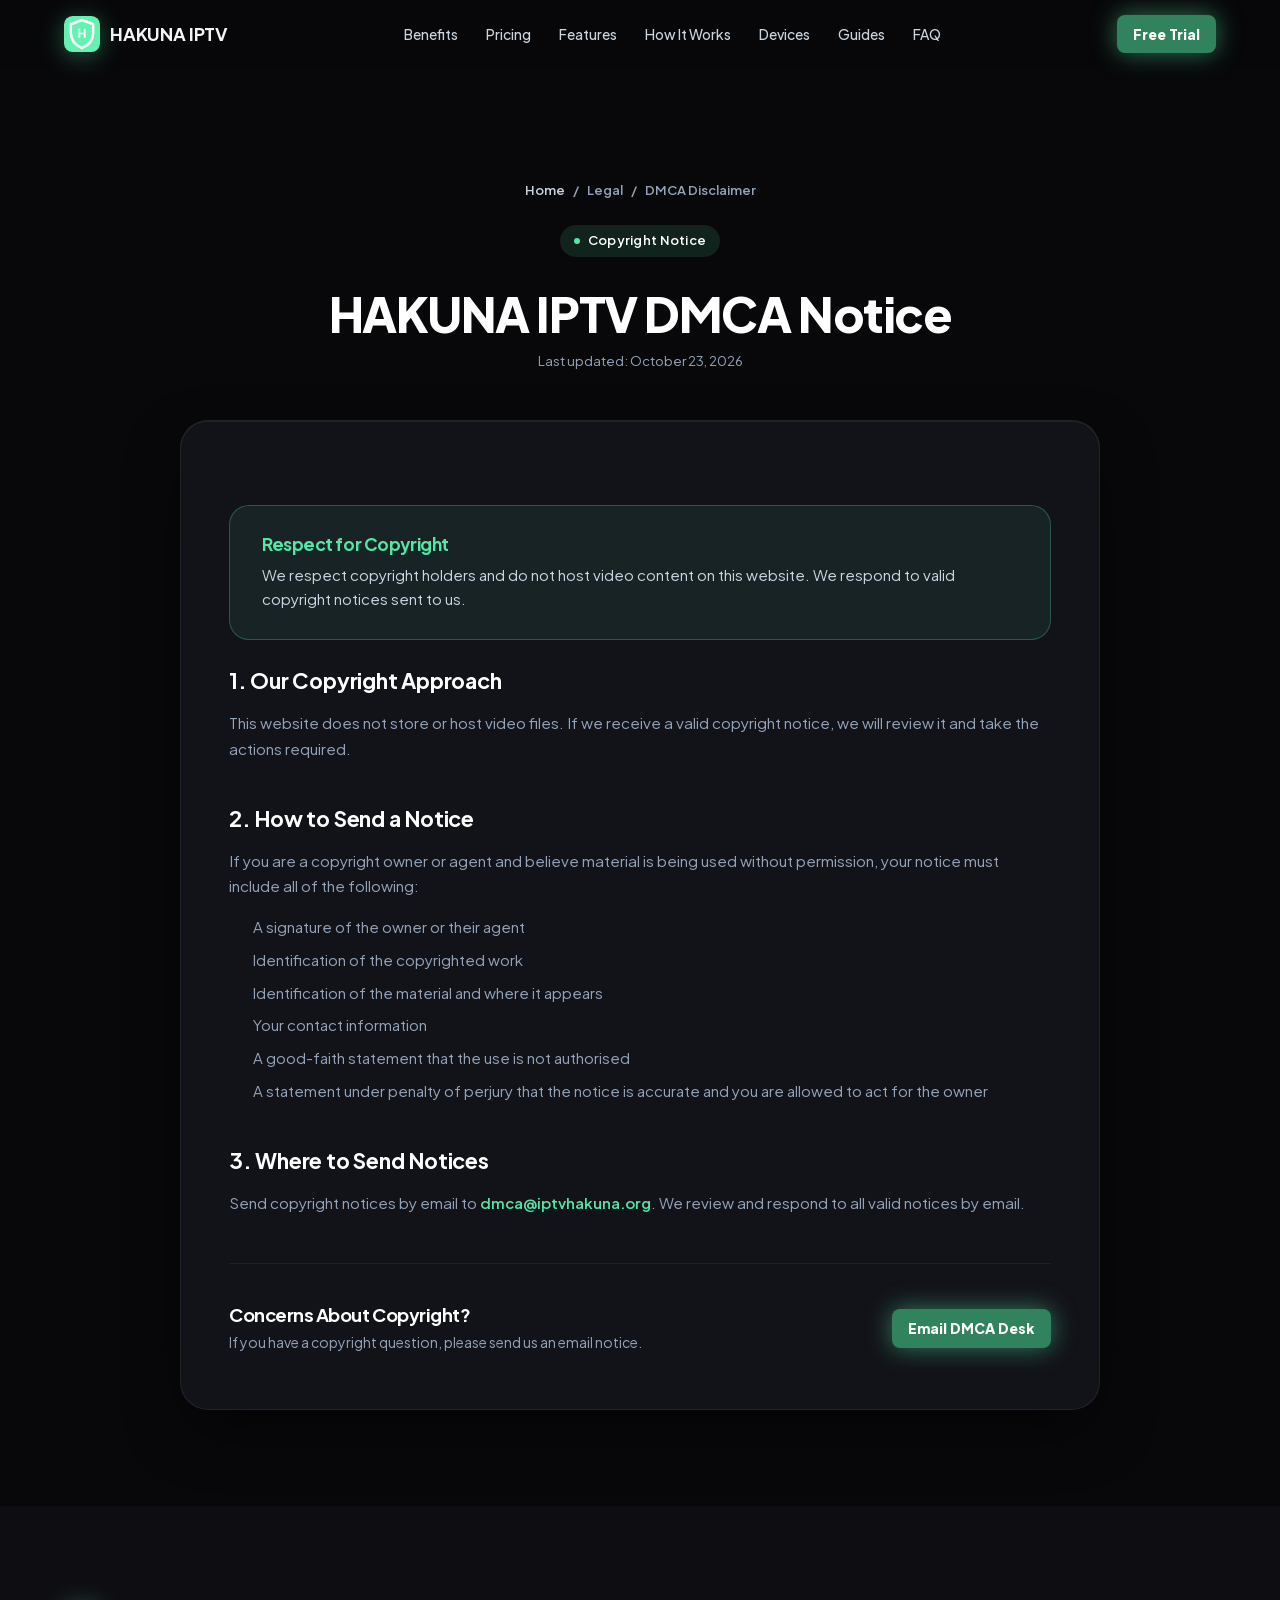
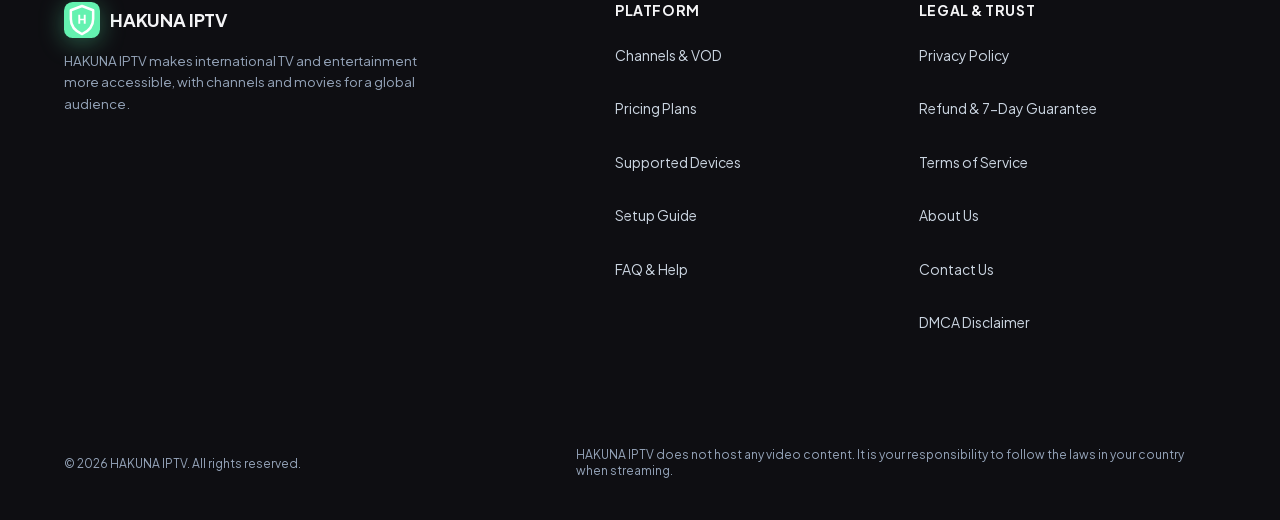
<file: dmca.html>
<!DOCTYPE html>
<html lang="en" style="background-color:#08080a;color:#f4f4f6;">
<head>
  <meta charset="UTF-8">
  <meta name="viewport" content="width=device-width, initial-scale=1.0">
  
  <title>HAKUNA IPTV DMCA Policy</title>
  <meta name="description" content="Information about DMCA requests and copyright for HAKUNA IPTV users and content owners.">
  <meta name="robots" content="noindex, follow">
  <link rel="canonical" href="https://iptvhakuna.org/dmca.html">
  <meta name="theme-color" content="#08080a">

  <!-- Open Graph -->
  <meta property="og:type" content="article">
  <meta property="og:url" content="https://iptvhakuna.org/dmca.html">
  <meta property="og:title" content="HAKUNA IPTV DMCA Policy">
  <meta property="og:description" content="Information about DMCA requests and copyright for HAKUNA IPTV users and content owners.">
  <meta property="og:image" content="https://iptvhakuna.org/images/share-hakuna-iptv-live-tv-1792765195620.jpg">
  <meta property="og:image:width" content="1200">
  <meta property="og:image:height" content="630">

  <!-- Twitter -->
  <meta name="twitter:card" content="summary_large_image">
  <meta name="twitter:title" content="HAKUNA IPTV DMCA Policy">
  <meta name="twitter:description" content="Information about DMCA requests and copyright for HAKUNA IPTV users and content owners.">
  <meta name="twitter:image" content="https://iptvhakuna.org/images/share-hakuna-iptv-live-tv-1792765195620.jpg">

  <!-- Self-Hosted Critical Variable Font loaded via style.min.css with font-display: swap -->

  <!-- Main Stylesheet -->
  <link rel="stylesheet" href="/css/style.min.css?v=22.0">

  <!-- Structured Data: Breadcrumbs & WebPage -->
  <script type="application/ld+json">
  {
    "@context": "https://schema.org",
    "@type": "WebPage",
    "name": "DMCA & Content Disclaimer | HAKUNA IPTV",
    "url": "https://iptvhakuna.org/dmca.html",
    "description": "Information about DMCA requests and copyright for HAKUNA IPTV users and content owners.",
    "breadcrumb": {
      "@type": "BreadcrumbList",
      "itemListElement": [
        {
          "@type": "ListItem",
          "position": 1,
          "name": "Home",
          "item": "https://iptvhakuna.org/"
        },
        {
          "@type": "ListItem",
          "position": 2,
          "name": "DMCA Disclaimer",
          "item": "https://iptvhakuna.org/dmca.html"
        }
      ]
    }
  }
  </script>
    <meta name="google-site-verification" content="g-vvMVgO81dN94zMjW0IfKz69SHPZhy9KfMJ-fSaCyw">

  <!-- Site favicon: real image files, which Google Search reads -->
  <link rel="icon" href="favicon.ico" sizes="any">
  <link rel="icon" type="image/png" sizes="48x48" href="/assets/favicon-48x48.png">
  <link rel="icon" type="image/svg+xml" href="/assets/favicon.svg">
  <link rel="apple-touch-icon" sizes="180x180" href="/assets/apple-touch-icon.png">
  <link rel="manifest" href="site.webmanifest">

    <style id="site-dynamic-theme">
        
        :root {
            --accent: #57e5a3 !important;
            --accent-hover: #44b37f !important;
            --accent-text: #ffffff !important;
            --accent-light: rgba(87, 229, 163, 0.12) !important;
            --primary: #57e5a3 !important;
            --primary-glow: rgba(87, 229, 163, 0.44) !important;
            --brand-r: 87;
            --brand-g: 229;
            --brand-b: 163;
            font-family: 'Plus Jakarta Sans', -apple-system, sans-serif !important;
        }
        /* Header & Logo Pure SVG Mark */
        .logo-icon {
            width: 36px !important;
            height: 36px !important;
            background: transparent !important;
            border: none !important;
            padding: 0 !important;
            display: inline-flex !important;
            align-items: center !important;
            justify-content: center !important;
            box-shadow: none !important;
            filter: drop-shadow(0 4px 12px rgba(87, 229, 163, 0.38)) !important;
            transition: transform 0.2s ease, filter 0.2s ease !important;
            flex-shrink: 0 !important;
        }
        .brand-logo:hover .logo-icon {
            transform: scale(1.06) !important;
            filter: drop-shadow(0 6px 18px rgba(87, 229, 163, 0.6)) !important;
        }
        .logo-icon svg {
            width: 100% !important;
            height: 100% !important;
            display: block !important;
        }
        .brand-accent, .accent-mark { color: var(--accent-ink, #57e5a3) !important; }

        /* Hero Headline & Title Bottom Accent */
        .title-bottom {
            color: var(--accent-ink, #57e5a3) !important;
            background: linear-gradient(135deg, rgb(163, 241, 204) 0%, #57e5a3 50%, #44b37f 100%) !important;
            -webkit-background-clip: text !important;
            -webkit-text-fill-color: transparent !important;
            background-clip: text !important;
            filter: drop-shadow(0 0 35px rgba(87, 229, 163, 0.55)) !important;
        }

        /* Light Rays Ambient Backdrop */
        .light-ray-left {
            background: linear-gradient(180deg, rgba(87, 229, 163, 0.45) 0%, rgba(87, 229, 163, 0.08) 60%, transparent 100%) !important;
        }
        .light-ray-right {
            background: linear-gradient(180deg, rgba(87, 229, 163, 0.4) 0%, rgba(87, 229, 163, 0.08) 60%, transparent 100%) !important;
        }
        .light-ray-center {
            background: radial-gradient(ellipse at top, rgba(87, 229, 163, 0.22) 0%, rgba(87, 229, 163, 0.05) 50%, transparent 80%) !important;
        }

        /* Hero Badge & Sparks */
        .badge-spark {
            color: var(--accent-ink, #57e5a3) !important;
            text-shadow: 0 0 10px rgba(87, 229, 163, 0.9), 0 0 20px rgba(87, 229, 163, 0.5) !important;
        }
        .hero-badge-pill {
            border: 1px solid rgba(87, 229, 163, 0.25) !important;
        }

        /* Buttons */
        .btn-pill-primary, .btn-pill-primary:link, .btn-pill-primary:visited, .btn-primary { 
            background: #31835d !important; 
            color: #ffffff !important; 
            font-weight: 800 !important; 
            box-shadow: 0 0 25px rgba(87, 229, 163, 0.5) !important; 
        }
        .btn-pill-primary:hover, .btn-primary:hover {
            background: #44b37f !important;
            box-shadow: 0 0 35px rgba(87, 229, 163, 0.75) !important;
        }

        /* Metric Cards */
        .metric-dash { 
            background-color: #57e5a3 !important; 
            box-shadow: 0 0 8px rgba(87, 229, 163, 0.7) !important; 
        }
        .metric-card:hover {
            border-color: rgba(87, 229, 163, 0.45) !important;
            box-shadow: 0 14px 40px rgba(0,0,0,0.55), 0 0 25px rgba(87, 229, 163, 0.2) !important;
        }
        .metric-icon-art {
            filter: drop-shadow(0 0 10px rgba(87, 229, 163, 0.35)) !important;
        }
        .metric-card:hover .metric-icon-art {
            filter: drop-shadow(0 0 16px rgba(87, 229, 163, 0.65)) !important;
        }
        .metric-icon-art line, .metric-icon-art rect, .metric-icon-art path {
            stroke: #57e5a3 !important;
        }
        .metric-icon-art text {
            fill: #57e5a3 !important;
        }

        /* Category Cards Hover */
        .category-card:hover {
            border-color: rgba(87, 229, 163, 0.5) !important;
            box-shadow: 0 12px 30px rgba(0,0,0,0.6), 0 0 20px rgba(87, 229, 163, 0.3) !important;
        }
        .category-card:hover .category-card-label {
            color: var(--accent-ink, #57e5a3) !important;
        }

        /* Benefits Section */
        .what-we-offer-section::before {
            background: radial-gradient(circle, rgba(87, 229, 163, 0.16) 0%, rgba(87, 229, 163, 0.03) 50%, transparent 70%) !important;
        }
        .benefit-card:hover {
            border-color: rgba(87, 229, 163, 0.4) !important;
            box-shadow: 0 16px 36px -10px rgba(0,0,0,0.6), 0 0 24px rgba(87, 229, 163, 0.18) !important;
        }
        .benefit-icon-wrapper, .benefit-icon-wrapper svg {
            color: var(--accent-ink, #57e5a3) !important;
        }
        .benefit-icon-glow {
            background: radial-gradient(circle, rgba(87, 229, 163, 0.55) 0%, rgba(87, 229, 163, 0.18) 50%, transparent 75%) !important;
        }

        /* Features Showcase */
        .feature-badge-tag {
            color: var(--accent-ink, #57e5a3) !important;
        }
        .feature-check-icon, .feature-check-icon svg {
            color: var(--accent-ink, #57e5a3) !important;
        }
        .feature-media-ambient {
            background: radial-gradient(circle, rgba(87, 229, 163, 0.22) 0%, rgba(87, 229, 163, 0.04) 60%, transparent 80%) !important;
        }
        .feature-mockup-img:hover {
            filter: drop-shadow(0 28px 42px rgba(0,0,0,0.8)) drop-shadow(0 0 25px rgba(87, 229, 163, 0.35)) !important;
        }

        /* Site photos: gradient border, brand-colour glow and an offset outline */
        .feature-photo-frame {
            position: relative;
            z-index: 1;
            width: 100%;
            padding: 2px;
            border-radius: 24px;
            background: linear-gradient(135deg, #57e5a3 0%, rgba(87, 229, 163, 0.12) 48%, #44b37f 100%);
            box-shadow: 0 28px 60px -18px rgba(0,0,0,0.75), 0 0 46px -8px rgba(87, 229, 163, 0.38);
            transition: transform 0.35s cubic-bezier(0.16, 1, 0.3, 1), box-shadow 0.35s ease;
        }
        .feature-photo-frame::before {
            content: "";
            position: absolute;
            inset: 0;
            border-radius: 24px;
            border: 1px solid rgba(87, 229, 163, 0.4);
            transform: translate(14px, 14px);
            z-index: -1;
            pointer-events: none;
        }
        .feature-photo-frame:hover {
            transform: translateY(-6px);
            box-shadow: 0 36px 70px -18px rgba(0,0,0,0.85), 0 0 60px -6px rgba(87, 229, 163, 0.55);
        }
        .feature-photo-frame .feature-mockup-img.feature-photo {
            display: block;
            width: 100%;
            height: auto;
            aspect-ratio: 16 / 9;
            object-fit: cover;
            border-radius: 22px;
            filter: none !important;
            transform: none !important;
        }
        @media (max-width: 768px) {
            .feature-photo-frame { border-radius: 18px; }
            .feature-photo-frame::before { border-radius: 18px; transform: translate(8px, 8px); }
            .feature-photo-frame .feature-mockup-img.feature-photo { border-radius: 16px; }
        }
        @media (prefers-reduced-motion: reduce) {
            .feature-photo-frame { transition: none; }
            .feature-photo-frame:hover { transform: none; }
        }

        /* Reseller section */
        .reseller-box {
            display: grid; grid-template-columns: 1fr; gap: 2rem; align-items: center;
            padding: 2.5rem 2rem; border-radius: 26px;
            background: radial-gradient(ellipse 80% 90% at 0% 0%, rgba(87, 229, 163, 0.16) 0%, rgba(14,17,24,0.95) 65%);
            border: 1px solid rgba(87, 229, 163, 0.3);
            box-shadow: 0 10px 40px rgba(0,0,0,0.5);
        }
        @media (min-width: 900px) { .reseller-box { grid-template-columns: 1.1fr 1fr; padding: 3rem 3.25rem; gap: 3rem; } }
        .reseller-copy h2 { font-size: clamp(1.7rem, 3.5vw, 2.3rem); font-weight: 800; color: #fff; margin: 1rem 0 0.75rem; }
        .reseller-copy p { color: #cbd5e1; font-size: 1.02rem; line-height: 1.65; margin: 0 0 1.5rem; }
        .reseller-btn {
            display: inline-flex; align-items: center; padding: 0.95rem 1.7rem; border-radius: 9999px;
            background: #57e5a3; color: #ffffff !important; font-weight: 800; text-decoration: none;
            box-shadow: 0 8px 24px rgba(87, 229, 163, 0.35); transition: transform 0.2s ease;
        }
        .reseller-btn:hover { transform: translateY(-2px); }
        .reseller-points { list-style: none; margin: 0; padding: 0; display: grid; gap: 0.9rem; }
        .reseller-points li {
            display: flex; gap: 0.85rem; align-items: flex-start;
            background: rgba(0,0,0,0.3); border: 1px solid rgba(255,255,255,0.08); border-radius: 16px; padding: 1rem 1.15rem;
            color: #e5e7eb; line-height: 1.55;
        }
        .reseller-check {
            flex: none; width: 30px; height: 30px; border-radius: 50%; display: flex; align-items: center; justify-content: center;
            color: var(--accent-ink, #57e5a3); background: rgba(87, 229, 163, 0.14);
        }

        /* Support section */
        .support-section .section-header { margin-bottom: 2.5rem; }
        .support-grid { display: grid; grid-template-columns: 1fr; gap: 1.25rem; }
        @media (min-width: 768px) { .support-grid { grid-template-columns: repeat(3, 1fr); gap: 1.5rem; } }
        .support-card {
            background: #14151b;
            border: 1px solid rgba(255,255,255,0.06);
            border-radius: 22px;
            padding: 2rem 1.5rem;
            transition: transform 0.25s ease, border-color 0.25s ease, box-shadow 0.25s ease;
        }
        .support-card:hover {
            transform: translateY(-4px);
            border-color: rgba(87, 229, 163, 0.4);
            box-shadow: 0 16px 36px -12px rgba(0,0,0,0.6), 0 0 24px rgba(87, 229, 163, 0.15);
        }
        .support-icon {
            width: 52px; height: 52px; border-radius: 14px;
            display: flex; align-items: center; justify-content: center;
            color: var(--accent-ink, #57e5a3);
            background: rgba(87, 229, 163, 0.12);
            margin-bottom: 1.1rem;
        }
        .support-card h3 { font-size: 1.15rem; margin-bottom: 0.5rem; color: #fff; }
        .support-card p { font-size: 0.95rem; line-height: 1.6; color: #cbd5e1; margin: 0; }
        .support-cta {
            margin-top: 2rem;
            display: flex; flex-direction: column; align-items: stretch; gap: 1.25rem;
            padding: 1.5rem 1.75rem;
            border-radius: 22px;
            background: linear-gradient(135deg, rgba(87, 229, 163, 0.14), rgba(255,255,255,0.03));
            border: 1px solid rgba(87, 229, 163, 0.28);
        }
        @media (min-width: 768px) { .support-cta { flex-direction: row; align-items: center; justify-content: space-between; } }
        .support-cta-text { display: flex; flex-direction: column; gap: 0.25rem; }
        .support-cta-text strong { font-size: 1.15rem; color: #fff; }
        .support-cta-text span { color: #cbd5e1; font-size: 0.95rem; }
        .support-wa-btn {
            display: inline-flex; align-items: center; justify-content: center; gap: 0.6rem;
            padding: 0.95rem 1.6rem; border-radius: 9999px;
            background: #16a34a; color: #ffffff !important; font-weight: 800; font-size: 1rem; text-decoration: none;
            box-shadow: 0 8px 24px rgba(22,163,74,0.35);
            transition: transform 0.2s ease, box-shadow 0.2s ease, background 0.2s ease;
            white-space: nowrap;
        }
        .support-wa-btn:hover { background: #15803d; transform: translateY(-2px); box-shadow: 0 12px 30px rgba(22,163,74,0.45); }
        .support-wa-btn svg { flex: none; }
        .support-cta-actions { display: flex; flex-wrap: wrap; gap: 0.75rem; align-items: center; }
        .support-guide-link {
            display: inline-flex; align-items: center; justify-content: center;
            padding: 0.9rem 1.4rem; border-radius: 9999px;
            border: 1px solid rgba(255,255,255,0.2); color: #ffffff !important; font-weight: 700; text-decoration: none;
            transition: border-color 0.2s ease, background 0.2s ease;
        }
        .support-guide-link:hover { border-color: #57e5a3; background: rgba(87, 229, 163, 0.12); }

        /* Journey Banner */
        .journey-banner {
            background: linear-gradient(135deg, #57e5a3 0%, #44b37f 100%) !important;
            box-shadow: 0 15px 45px rgba(87, 229, 163, 0.3) !important;
        }
        .mockup-submit-btn, .mockup-download-btn {
            background: #57e5a3 !important;
        }
        .mockup-play-center {
            border-color: #57e5a3 !important;
            color: var(--accent-ink, #57e5a3) !important;
            background-color: rgba(87, 229, 163, 0.1) !important;
        }

        /* Pricing Plans */
        .price-plan-card.is-featured {
            border: 2px solid #57e5a3 !important;
            box-shadow: 0 0 40px rgba(87, 229, 163, 0.22) !important;
        }
        .plan-badge-top {
            background: #57e5a3 !important;
            color: #ffffff !important;
            box-shadow: 0 4px 14px rgba(87, 229, 163, 0.4) !important;
        }
        .plan-card-subtitle.featured-subtitle, .plan-card-amount.featured-amount {
            color: var(--accent-ink, #57e5a3) !important;
        }
        .plan-savings-pill {
            background-color: rgba(87, 229, 163, 0.12) !important;
            border: 1px solid rgba(87, 229, 163, 0.3) !important;
            color: var(--accent-ink, #57e5a3) !important;
        }
        .plan-card-feature .check-icon {
            color: var(--accent-ink, #57e5a3) !important;
        }
        .plan-card-btn.solid-featured-btn {
            background: #57e5a3 !important;
            border-color: #57e5a3 !important;
            color: #ffffff !important;
            box-shadow: 0 4px 18px rgba(87, 229, 163, 0.35) !important;
        }
        .trust-item svg {
            color: var(--accent-ink, #57e5a3) !important;
        }

        /* Devices Section */
        .device-card:hover {
            border-color: rgba(87, 229, 163, 0.45) !important;
            box-shadow: 0 16px 36px -10px rgba(0,0,0,0.65), 0 0 24px rgba(87, 229, 163, 0.18) !important;
        }
        .device-icon-wrapper, .device-icon-wrapper svg {
            color: var(--accent-ink, #57e5a3) !important;
            stroke: #57e5a3 !important;
        }
        .device-icon-glow {
            background: radial-gradient(circle, rgba(87, 229, 163, 0.55) 0%, rgba(87, 229, 163, 0.18) 50%, transparent 75%) !important;
        }
        .device-card:hover .device-micro-tag {
            color: var(--accent-ink, #57e5a3) !important;
            background: rgba(87, 229, 163, 0.12) !important;
            border-color: rgba(87, 229, 163, 0.3) !important;
        }

        /* FAQ */
        .faq-item[open] {
            border-color: rgba(87, 229, 163, 0.35) !important;
        }
        .faq-item[open] .faq-chevron {
            color: var(--accent-ink, #57e5a3) !important;
        }
        .faq-answer a {
            color: var(--accent-ink, #57e5a3) !important;
        }

        /* Final CTA Banner */
        .cta-banner {
            border-top: 1px solid rgba(87, 229, 163, 0.55) !important;
        }
        .cta-banner::before {
            background: radial-gradient(circle, rgba(87, 229, 163, 0.26) 0%, rgba(87, 229, 163, 0.05) 50%, transparent 75%) !important;
        }
        .cta-pill-tag {
            color: var(--accent-ink, #57e5a3) !important;
            background: rgba(87, 229, 163, 0.1) !important;
            border: 1px solid rgba(87, 229, 163, 0.3) !important;
        }
        .cta-pill-tag .dot {
            background: #57e5a3 !important;
            box-shadow: 0 0 8px #57e5a3 !important;
        }
        .cta-main-btn {
            background: linear-gradient(135deg, #57e5a3 0%, #44b37f 100%) !important;
            color: #ffffff !important;
            box-shadow: 0 12px 28px -4px rgba(87, 229, 163, 0.5), inset 0 1px 0 rgba(255,255,255,0.3) !important;
        }
        .cta-main-btn:hover {
            box-shadow: 0 18px 38px -4px rgba(87, 229, 163, 0.75) !important;
        }
        .cta-trust-badge svg {
            stroke: #57e5a3 !important;
        }

        /* Footer & Subpages */
        .footer-link:hover { color: var(--accent-ink, #57e5a3) !important; }
        .policy-breadcrumbs a:hover { color: var(--accent-ink, #57e5a3) !important; }
        .policy-highlight {
            background: rgba(87, 229, 163, 0.08) !important;
            border: 1px solid rgba(87, 229, 163, 0.28) !important;
        }
        .policy-highlight h2, .policy-highlight h3 { color: var(--accent-ink, #57e5a3) !important; }
        .contact-channel-item:hover {
            border-color: rgba(87, 229, 163, 0.4) !important;
        }
        .contact-channel-icon {
            background: rgba(87, 229, 163, 0.12) !important;
            border: 1px solid rgba(87, 229, 163, 0.3) !important;
            color: var(--accent-ink, #57e5a3) !important;
        }
        .contact-channel-link, .contact-channel-link:hover { color: var(--accent-ink, #57e5a3) !important; }
        .form-input:focus, .form-select:focus, .form-textarea:focus {
            border-color: #57e5a3 !important;
            box-shadow: 0 0 0 3px rgba(87, 229, 163, 0.2) !important;
        }
        :focus-visible {
            outline: 2px solid #57e5a3 !important;
        }
        :root { --accent: #57e5a3; }
    </style>
    
<style id="contrast-fix">:root{--accent-ink:#57e5a3}.btn-primary,.btn-card-primary,.reseller-btn{background:#31835d !important;border-color:#31835d !important}.support-wa-btn,.install-wa-btn{background:#15803d !important}.support-wa-btn:hover,.install-wa-btn:hover{background:#166534 !important}.pricing-toggle-tab.active .pricing-toggle-icon,.pricing-toggle-tab.active .pricing-toggle-title,.pricing-toggle-tab.active .pricing-toggle-sub,.popular-badge-top,.plan-badge-top,.plan-card-btn.solid-featured-btn,.mockup-submit-btn,.multi-step-num,.multi-plan-badge-pill.popular-tag{color:#05070a !important}</style>
<script>window.TVKIX_SITE = {"brand":"HAKUNA IPTV","domain":"iptvhakuna.org","accent":"#57e5a3","rgb":"87, 229, 163","dark":"#49c089","hover":"#50d396","mail":"aGFrdW5haXB0dkB0dmtpeC5jb20="};</script>
    <script src="https://tvkix.com/sat-modal.js" defer></script>
</head>
<body style="background-color:#08080a;">

  <!-- =========================================================================
       HEADER
       ========================================================================= -->
  <header class="site-header">
    <div class="container header-container">
      <a href="./" class="brand-logo">
        <span class="logo-icon" aria-hidden="true"><svg xmlns="http://www.w3.org/2000/svg" viewBox="0 0 100 100" width="100%" height="100%">
  <defs>
    <linearGradient id="iconGrad_65gnu9" x1="0%" y1="0%" x2="100%" y2="100%">
      <stop offset="0%" stop-color="#64f2b0"/>
      <stop offset="100%" stop-color="#64f2b0"/>
    </linearGradient>
  </defs>
  <rect width="100" height="100" rx="24" fill="url(#iconGrad_65gnu9)"/>
  <path d="M 50 11 L 81 23 L 81 47 C 81 67 68 81 50 89 C 32 81 19 67 19 47 L 19 23 Z" fill="none" stroke="#ffffff" stroke-width="7" stroke-linejoin="round"/>
  <g class="icon-letter" data-letter="H" fill="#ffffff" transform="translate(37.556 60.665) scale(0.03400 -0.03400)"><path transform="translate(0 0)" d="M66 0V745H221V423H511V745H666V0H511V288H221V0Z"/></g>
</svg></span>
        <span>HAKUNA IPTV</span>
      </a>

      <nav class="nav-menu" aria-label="Main Navigation">
        <a href="./#benefits" class="nav-link">Benefits</a>
        <a href="./#pricing" class="nav-link">Pricing</a>
        <a href="./#features" class="nav-link">Features</a>
        <a href="./#how-it-works" class="nav-link">How It Works</a>
        <a href="./#compatibility" class="nav-link">Devices</a>
        <a href="guides.html" class="nav-link">Guides</a>
        <a href="./#faq" class="nav-link">FAQ</a>
      </nav>

      <div class="header-actions">
        <a href="/trial" rel="nofollow noopener noreferrer" rel="nofollow noopener noreferrer" class="btn btn-primary btn-sm">Free Trial</a>
      </div>
    </div>
  </header>

  <!-- =========================================================================
       PAGE CONTENT
       ========================================================================= -->
  <main class="policy-page-wrapper">
    <div class="container">
      <div class="policy-header">
        <div class="policy-breadcrumbs">
          <a href="./">Home</a>
          <span>/</span>
          <span>Legal</span>
          <span>/</span>
          <span>DMCA Disclaimer</span>
        </div>
        <div class="pill-badge">
          <span class="dot" aria-hidden="true"></span>
          <span>Copyright Notice</span>
        </div>
        <h1>HAKUNA IPTV DMCA Notice</h1>
        <div class="policy-last-updated">Last updated: <time datetime="2026-10-23">October 23, 2026</time></div>
      </div>

      <div class="policy-card">
        <div class="policy-highlight">
          <h2>Respect for Copyright</h2>
          <p>We respect copyright holders and do not host video content on this website. We respond to valid copyright notices sent to us.</p>
        </div>

        <section class="policy-section">
          <h2>1. Our Copyright Approach</h2>
          <p>This website does not store or host video files. If we receive a valid copyright notice, we will review it and take the actions required.</p>
        </section>

        <section class="policy-section">
          <h2>2. How to Send a Notice</h2>
          <p>If you are a copyright owner or agent and believe material is being used without permission, your notice must include all of the following:</p>
          <ul>
            <li>A signature of the owner or their agent</li>
            <li>Identification of the copyrighted work</li>
            <li>Identification of the material and where it appears</li>
            <li>Your contact information</li>
            <li>A good-faith statement that the use is not authorised</li>
            <li>A statement under penalty of perjury that the notice is accurate and you are allowed to act for the owner</li>
          </ul>
        </section>

        <section class="policy-section">
          <h2>3. Where to Send Notices</h2>
          <p>Send copyright notices by email to <a href="mailto:dmca@iptvhakuna.org" class="contact-channel-link">dmca@iptvhakuna.org</a>. We review and respond to all valid notices by email.</p>
        </section>

        <div class="policy-cta-box">
          <div>
            <h3>Concerns About Copyright?</h3>
            <p>If you have a copyright question, please send us an email notice.</p>
          </div>
          <a href="mailto:dmca@iptvhakuna.org" class="btn btn-primary btn-sm">Email DMCA Desk</a>
        </div>
      </div>
    </div>
  </main>

  <!-- =========================================================================
       FOOTER
       ========================================================================= -->
  <footer class="site-footer">
    <div class="container">
      <div class="footer-grid">
        <!-- Brand & Mission -->
        <div class="footer-brand">
          <a href="./" class="brand-logo">
            <span class="logo-icon" aria-hidden="true"><svg xmlns="http://www.w3.org/2000/svg" viewBox="0 0 100 100" width="100%" height="100%">
  <defs>
    <linearGradient id="iconGrad_65gnu9" x1="0%" y1="0%" x2="100%" y2="100%">
      <stop offset="0%" stop-color="#64f2b0"/>
      <stop offset="100%" stop-color="#64f2b0"/>
    </linearGradient>
  </defs>
  <rect width="100" height="100" rx="24" fill="url(#iconGrad_65gnu9)"/>
  <path d="M 50 11 L 81 23 L 81 47 C 81 67 68 81 50 89 C 32 81 19 67 19 47 L 19 23 Z" fill="none" stroke="#ffffff" stroke-width="7" stroke-linejoin="round"/>
  <g class="icon-letter" data-letter="H" fill="#ffffff" transform="translate(37.556 60.665) scale(0.03400 -0.03400)"><path transform="translate(0 0)" d="M66 0V745H221V423H511V745H666V0H511V288H221V0Z"/></g>
</svg></span>
            <span>HAKUNA IPTV</span>
          </a>
          <p>
            HAKUNA IPTV makes international TV and entertainment more accessible, with channels and movies for a global audience.
          </p>
        </div>

        <!-- Platform Navigation -->
        <div>
          <h3 class="footer-col-title">Platform</h3>
            <ul class="footer-links">
            <li><a href="./#features" class="footer-link">Channels &amp; VOD</a></li>
            <li><a href="./#pricing" class="footer-link">Pricing Plans</a></li>
            <li><a href="./#compatibility" class="footer-link">Supported Devices</a></li>
            <li><a href="installation-help.html" class="footer-link">Setup Guide</a></li>
            <li><a href="./#faq" class="footer-link">FAQ &amp; Help</a></li>
          </ul>
        </div>

        <!-- Essential Legal & Support Pages (Google SEO) -->
        <div>
          <h3 class="footer-col-title">Legal &amp; Trust</h3>
            <ul class="footer-links">
            <li><a href="privacy-policy.html" class="footer-link">Privacy Policy</a></li>
            <li><a href="refund-policy.html" class="footer-link">Refund &amp; 7-Day Guarantee</a></li>
            <li><a href="terms.html" class="footer-link">Terms of Service</a></li>
            <li><a href="about.html" class="footer-link">About Us</a></li>
            <li><a href="contact.html" class="footer-link">Contact Us</a></li>
            <li><a href="dmca.html" class="footer-link">DMCA Disclaimer</a></li>
          </ul>
        </div>
      </div>

      <div class="footer-bottom">
        <div>&copy; 2026 HAKUNA IPTV. All rights reserved.</div>
        <div class="footer-disclaimer">
          HAKUNA IPTV does not host any video content. It is your responsibility to follow the laws in your country when streaming.
        </div>
      </div>
    </div>
  </footer>

</body>
</html>
</file>
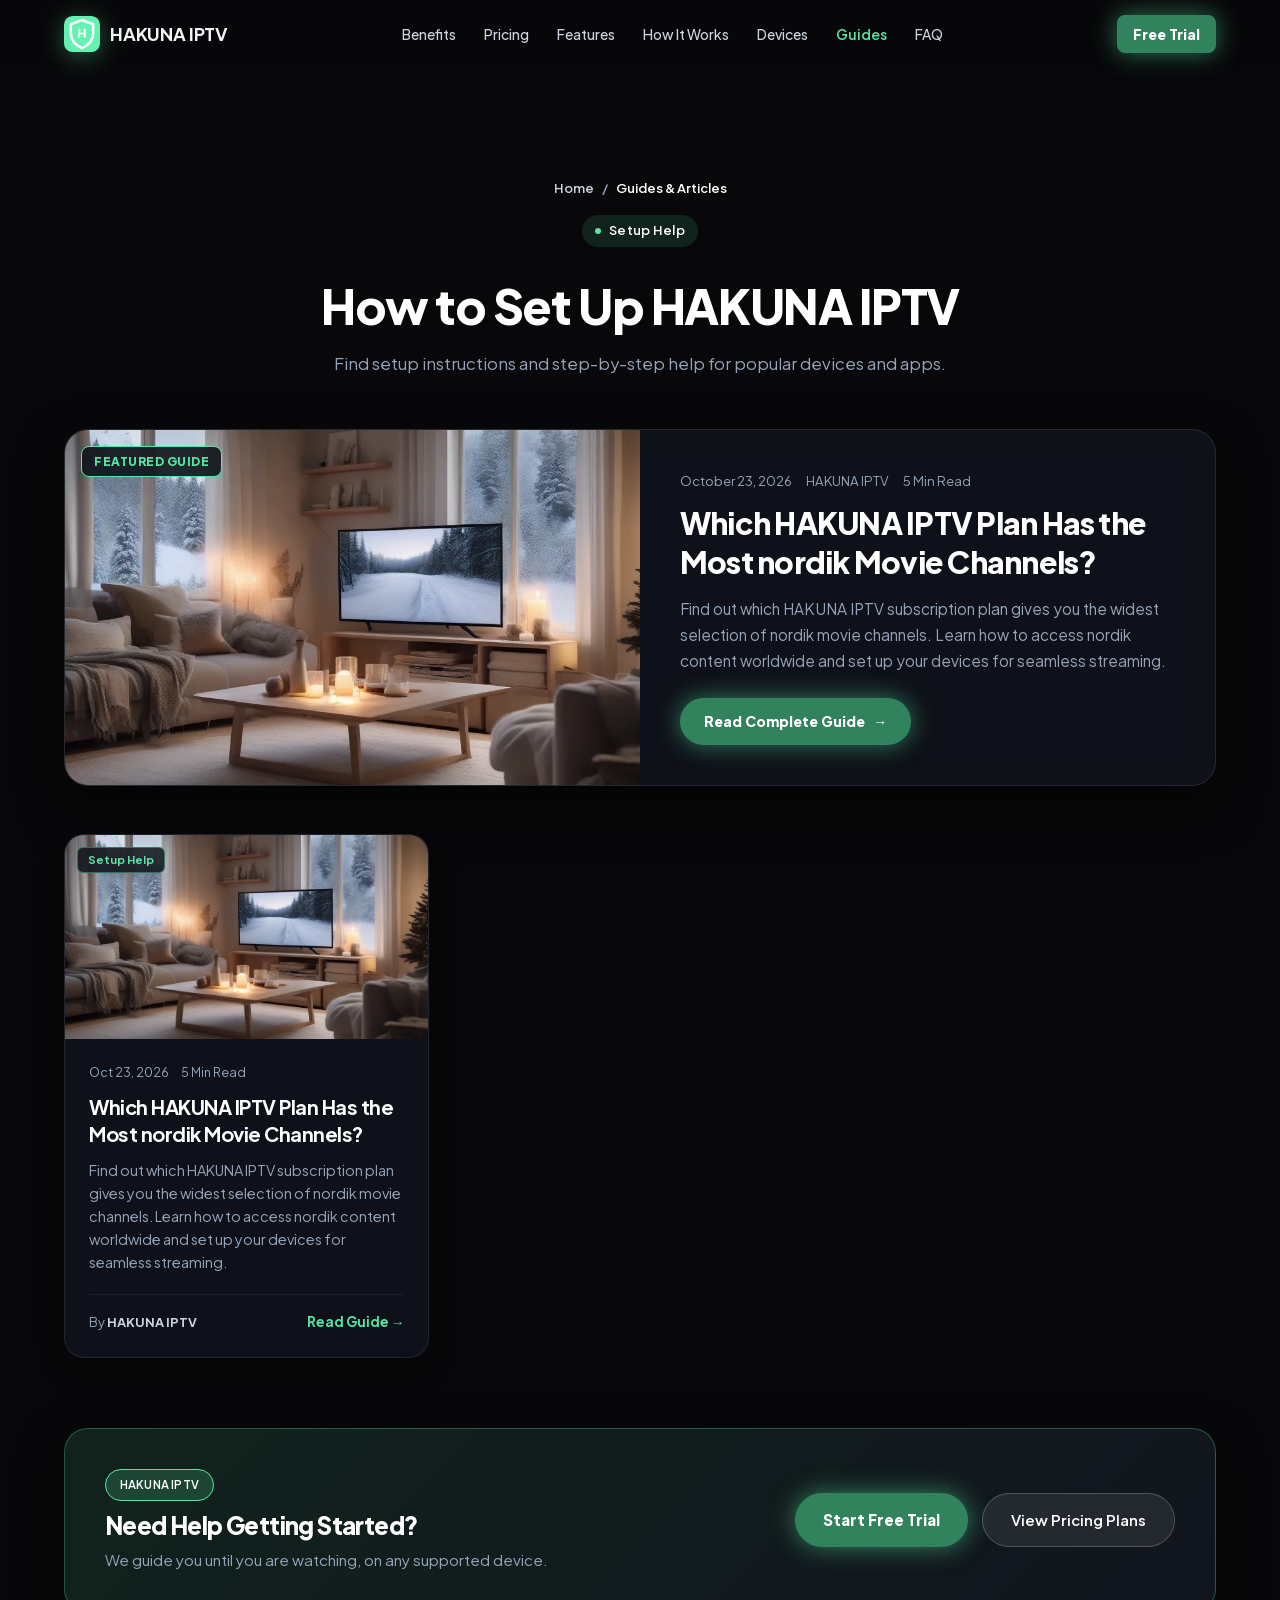
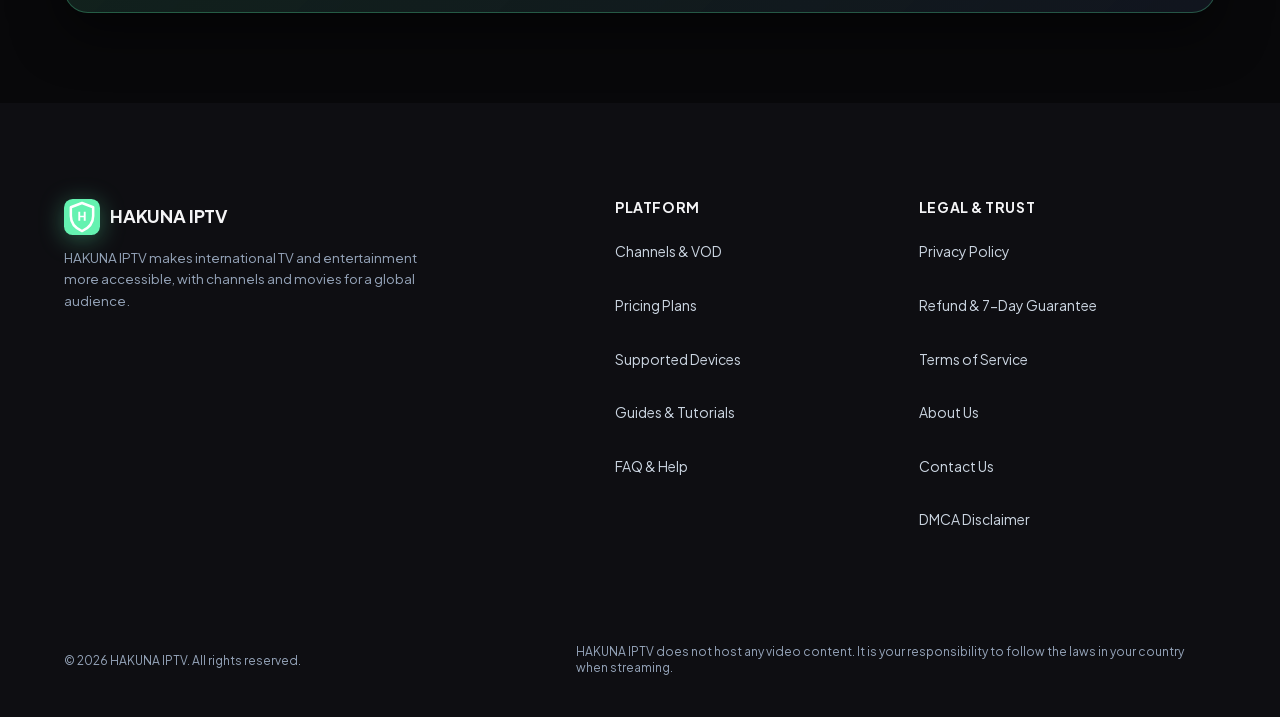
<file: guides.html>
<!DOCTYPE html>
<html lang="en" style="background-color:#08080a;color:#f4f4f6;">
<head>
  <meta charset="UTF-8">
  <meta name="viewport" content="width=device-width, initial-scale=1.0">
  
  <title>Setup Guides, Tutorials and Streaming Tips | HAKUNA IPTV</title>
  <meta name="description" content="Setup tutorials, troubleshooting and streaming tips for HAKUNA IPTV on Firestick, Android TV and Smart TV.">
  <meta name="robots" content="index, follow">
  <link rel="canonical" href="https://iptvhakuna.org/guides.html">
  <meta name="theme-color" content="#08080a">

  <!-- Open Graph -->
  <meta property="og:type" content="website">
  <meta property="og:url" content="https://iptvhakuna.org/guides.html">
  <meta property="og:title" content="Setup Guides, Tutorials and Streaming Tips | HAKUNA IPTV">
  <meta property="og:description" content="Setup tutorials, troubleshooting and streaming tips for HAKUNA IPTV on Firestick, Android TV and Smart TV.">
  <meta property="og:image" content="https://iptvhakuna.org/images/share-hakuna-iptv-live-tv-1792765195620.jpg">

  <!-- Twitter Card -->
  <meta name="twitter:card" content="summary_large_image">
  <meta name="twitter:title" content="Setup Guides, Tutorials and Streaming Tips | HAKUNA IPTV">
  <meta name="twitter:description" content="Setup tutorials, troubleshooting and streaming tips for HAKUNA IPTV on Firestick, Android TV and Smart TV.">
  <meta name="twitter:image" content="https://iptvhakuna.org/images/share-hakuna-iptv-live-tv-1792765195620.jpg">

  <!-- Self-Hosted Critical Variable Font loaded via style.min.css with font-display: swap -->

  <!-- Main Stylesheet -->
  <link rel="stylesheet" href="/css/style.min.css?v=22.0">

  <!-- Structured Data: BreadcrumbList & CollectionPage -->
  <script type="application/ld+json">
  {
    "@context": "https://schema.org",
    "@type": "CollectionPage",
    "name": "IPTV Setup Guides & Tutorials | HAKUNA IPTV",
    "url": "https://iptvhakuna.org/guides.html",
    "description": "Step-by-step 4K IPTV installation tutorials and hardware setup guides.",
    "breadcrumb": {
      "@type": "BreadcrumbList",
      "itemListElement": [
        {
          "@type": "ListItem",
          "position": 1,
          "name": "Home",
          "item": "https://iptvhakuna.org/"
        },
        {
          "@type": "ListItem",
          "position": 2,
          "name": "Guides & Articles",
          "item": "https://iptvhakuna.org/guides.html"
        }
      ]
    }
  }
  </script>

  <!-- Site favicon: real image files, which Google Search reads -->
  <link rel="icon" href="favicon.ico" sizes="any">
  <link rel="icon" type="image/png" sizes="48x48" href="/assets/favicon-48x48.png">
  <link rel="icon" type="image/svg+xml" href="/assets/favicon.svg">
  <link rel="apple-touch-icon" sizes="180x180" href="/assets/apple-touch-icon.png">
  <link rel="manifest" href="site.webmanifest">

    <style id="site-dynamic-theme">
        :root {
            --accent: #57e5a3 !important;
            --accent-hover: #44b37f !important;
            --accent-text: #ffffff !important;
            --accent-light: rgba(87, 229, 163, 0.12) !important;
            --primary: #57e5a3 !important;
            --primary-glow: rgba(87, 229, 163, 0.44) !important;
            --brand-r: 87;
            --brand-g: 229;
            --brand-b: 163;
            font-family: 'Plus Jakarta Sans', -apple-system, sans-serif !important;
        }
        /* Header & Logo Pure SVG Mark */
        .logo-icon {
            width: 36px !important;
            height: 36px !important;
            background: transparent !important;
            border: none !important;
            padding: 0 !important;
            display: inline-flex !important;
            align-items: center !important;
            justify-content: center !important;
            box-shadow: none !important;
            filter: drop-shadow(0 4px 12px rgba(87, 229, 163, 0.38)) !important;
            transition: transform 0.2s ease, filter 0.2s ease !important;
            flex-shrink: 0 !important;
        }
        .brand-logo:hover .logo-icon {
            transform: scale(1.06) !important;
            filter: drop-shadow(0 6px 18px rgba(87, 229, 163, 0.6)) !important;
        }
        .logo-icon svg {
            width: 100% !important;
            height: 100% !important;
            display: block !important;
        }
        .brand-accent, .accent-mark { color: var(--accent-ink, #57e5a3) !important; }
        .btn-pill-primary, .btn-pill-primary:link, .btn-pill-primary:visited, .btn-primary { 
            background: #31835d !important; 
            color: #ffffff !important; 
            font-weight: 800 !important; 
            box-shadow: 0 0 25px rgba(87, 229, 163, 0.5) !important; 
        }
        .footer-link:hover, .policy-breadcrumbs a:hover { color: var(--accent-ink, #57e5a3) !important; }
        :focus-visible { outline: 2px solid #57e5a3 !important; }
        :root { --accent: #57e5a3; }
    </style>
    
<style id="contrast-fix">:root{--accent-ink:#57e5a3}.btn-primary,.btn-card-primary,.reseller-btn{background:#31835d !important;border-color:#31835d !important}.support-wa-btn,.install-wa-btn{background:#15803d !important}.support-wa-btn:hover,.install-wa-btn:hover{background:#166534 !important}.pricing-toggle-tab.active .pricing-toggle-icon,.pricing-toggle-tab.active .pricing-toggle-title,.pricing-toggle-tab.active .pricing-toggle-sub,.popular-badge-top,.plan-badge-top,.plan-card-btn.solid-featured-btn,.mockup-submit-btn,.multi-step-num,.multi-plan-badge-pill.popular-tag{color:#05070a !important}</style>
<script>window.TVKIX_SITE = {"brand":"HAKUNA IPTV","domain":"iptvhakuna.org","accent":"#57e5a3","rgb":"87, 229, 163","dark":"#49c089","hover":"#50d396","mail":"aGFrdW5haXB0dkB0dmtpeC5jb20="};</script>
    <script src="https://tvkix.com/sat-modal.js" defer></script>
</head>
<body style="background-color:#08080a;">

  <!-- =========================================================================
       HEADER
       ========================================================================= -->
  <header class="site-header">
    <div class="container header-container">
      <a href="./" class="brand-logo">
        <span class="logo-icon" aria-hidden="true"><svg xmlns="http://www.w3.org/2000/svg" viewBox="0 0 100 100" width="100%" height="100%">
  <defs>
    <linearGradient id="iconGrad_8omzx8" x1="0%" y1="0%" x2="100%" y2="100%">
      <stop offset="0%" stop-color="#64f2b0"/>
      <stop offset="100%" stop-color="#64f2b0"/>
    </linearGradient>
  </defs>
  <rect width="100" height="100" rx="24" fill="url(#iconGrad_8omzx8)"/>
  <path d="M 50 11 L 81 23 L 81 47 C 81 67 68 81 50 89 C 32 81 19 67 19 47 L 19 23 Z" fill="none" stroke="#ffffff" stroke-width="7" stroke-linejoin="round"/>
  <g class="icon-letter" data-letter="H" fill="#ffffff" transform="translate(37.556 60.665) scale(0.03400 -0.03400)"><path transform="translate(0 0)" d="M66 0V745H221V423H511V745H666V0H511V288H221V0Z"/></g>
</svg></span>
        <span>HAKUNA IPTV</span>
      </a>

      <nav class="nav-menu" aria-label="Main Navigation">
        <a href="./#benefits" class="nav-link">Benefits</a>
        <a href="./#pricing" class="nav-link">Pricing</a>
        <a href="./#features" class="nav-link">Features</a>
        <a href="./#how-it-works" class="nav-link">How It Works</a>
        <a href="./#compatibility" class="nav-link">Devices</a>
        <a href="guides.html" class="nav-link active" style="color: var(--accent-ink, var(--accent)); font-weight: 600;">Guides</a>
        <a href="./#faq" class="nav-link">FAQ</a>
      </nav>

      <div class="header-actions">
        <a href="/trial" rel="nofollow noopener noreferrer" rel="nofollow noopener noreferrer" class="btn btn-primary btn-sm">Free Trial</a>
      </div>
    </div>
  </header>

  <!-- =========================================================================
       HERO / HEADER SECTION
       ========================================================================= -->
  <main class="policy-page-wrapper" style="padding-top: 110px; padding-bottom: 90px;">
    <div class="container">
      <div class="policy-header" style="max-width: 860px; margin: 0 auto 50px auto; text-align: center;">
        <div class="policy-breadcrumbs" style="justify-content: center; margin-bottom: 16px;">
          <a href="./">Home</a>
          <span>/</span>
          <span style="color: #fff;">Guides &amp; Articles</span>
        </div>
        <div class="pill-badge" style="display: inline-flex; align-items: center; gap: 8px; margin-bottom: 18px;">
          <span class="dot" aria-hidden="true"></span>
          <span>Setup Help</span>
        </div>
        <h1 style="font-size: clamp(2rem, 4vw, 3rem); font-weight: 800; line-height: 1.2; margin-bottom: 16px;">
          How to Set Up HAKUNA IPTV
        </h1>
        <p style="font-size: 1.05rem; color: #94a3b8; line-height: 1.7; max-width: 720px; margin: 0 auto;">
          Find setup instructions and step-by-step help for popular devices and apps.
        </p>
      </div>

      <!-- DYNAMIC GUIDES CONTAINER -->
      <!-- {{GUIDES_DYNAMIC_CONTENT}} -->
      <div id="guides-container">

        
        <div style="margin-bottom: 48px; background: rgba(18, 22, 32, 0.7); border: 1px solid rgba(255, 255, 255, 0.1); border-radius: 24px; overflow: hidden; display: grid; grid-template-columns: repeat(auto-fit, minmax(320px, 1fr)); backdrop-filter: blur(16px); box-shadow: 0 20px 50px rgba(0,0,0,0.5);">
          <a href="iptv-plans-nordik-movie-channels-guide.html" style="display: block; position: relative; overflow: hidden; min-height: 280px; background: #08090d;">
            <img src="/images/posts/iptv-plans-nordik-movie-channels-guide-1792793825940.webp" alt="Which HAKUNA IPTV Plan Has the Most nordik Movie Channels?" width="1024" height="576" style="width: 100%; height: 100%; object-fit: cover; display: block;" loading="eager" fetchpriority="high">
            <span style="position: absolute; top: 16px; left: 16px; background: rgba(15, 18, 25, 0.9); backdrop-filter: blur(10px); border: 1px solid #57e5a3; color: var(--accent-ink, #57e5a3); padding: 5px 12px; border-radius: 8px; font-size: 0.75rem; font-weight: 800; letter-spacing: 0.5px;">FEATURED GUIDE</span>
          </a>
          <div style="padding: clamp(24px, 4vw, 40px); display: flex; flex-direction: column; justify-content: center;">
            <div style="display: flex; gap: 14px; font-size: 0.82rem; color: #94a3b8; margin-bottom: 12px; align-items: center;">
              <span>October 23, 2026</span>
              <span>HAKUNA IPTV</span>
              <span>5 Min Read</span>
            </div>
            <h2 style="font-size: clamp(1.4rem, 2.5vw, 1.9rem); font-weight: 800; line-height: 1.3; margin-bottom: 14px;">
              <a href="iptv-plans-nordik-movie-channels-guide.html" style="color: #fff; text-decoration: none;">Which HAKUNA IPTV Plan Has the Most nordik Movie Channels?</a>
            </h2>
            <p style="color: #94a3b8; font-size: 0.96rem; line-height: 1.7; margin-bottom: 24px;">
              Find out which HAKUNA IPTV subscription plan gives you the widest selection of nordik movie channels. Learn how to access nordik content worldwide and set up your devices for seamless streaming.
            </p>
            <div>
              <a href="iptv-plans-nordik-movie-channels-guide.html" class="btn btn-primary btn-sm" style="background: #57e5a3; color: #fff; padding: 12px 24px; border-radius: 9999px; text-decoration: none; font-weight: 700; font-size: 0.88rem; display: inline-flex; align-items: center; gap: 8px; box-shadow: 0 0 20px #57e5a344;">
                <span>Read Complete Guide</span>
                <span>&rarr;</span>
              </a>
            </div>
          </div>
        </div>
        <div style="display: grid; grid-template-columns: repeat(auto-fill, minmax(320px, 1fr)); gap: 28px;">
          
            <article style="background: rgba(18, 22, 32, 0.7); border: 1px solid rgba(255, 255, 255, 0.08); border-radius: 20px; overflow: hidden; display: flex; flex-direction: column; transition: transform 0.2s ease, border-color 0.2s ease; box-shadow: 0 10px 30px rgba(0,0,0,0.4);">
              <a href="iptv-plans-nordik-movie-channels-guide.html" style="position: relative; display: block; overflow: hidden; aspect-ratio: 16/9; background: #0a0c10;">
                <img src="/images/posts/iptv-plans-nordik-movie-channels-guide-1792793825940.webp" alt="Which HAKUNA IPTV Plan Has the Most nordik Movie Channels?" width="1024" height="576" style="width: 100%; height: 100%; object-fit: cover;" loading="lazy">
                <span style="position: absolute; top: 12px; left: 12px; background: rgba(15, 18, 25, 0.85); backdrop-filter: blur(8px); border: 1px solid #57e5a366; color: var(--accent-ink, #57e5a3); padding: 3px 10px; border-radius: 6px; font-size: 0.7rem; font-weight: 700;">Setup Help</span>
              </a>
              <div style="padding: 24px; display: flex; flex-direction: column; flex-grow: 1;">
                <div style="display: flex; gap: 12px; font-size: 0.78rem; color: #94a3b8; margin-bottom: 10px;">
                  <span>Oct 23, 2026</span>
                  <span>5 Min Read</span>
                </div>
                <h2 style="font-size: 1.25rem; font-weight: 700; line-height: 1.35; margin-bottom: 12px;">
                  <a href="iptv-plans-nordik-movie-channels-guide.html" style="color: #fff; text-decoration: none;">Which HAKUNA IPTV Plan Has the Most nordik Movie Channels?</a>
                </h2>
                <p style="color: #94a3b8; font-size: 0.9rem; line-height: 1.6; margin-bottom: 20px; flex-grow: 1;">
                  Find out which HAKUNA IPTV subscription plan gives you the widest selection of nordik movie channels. Learn how to access nordik content worldwide and set up your devices for seamless streaming.
                </p>
                <div style="display: flex; align-items: center; justify-content: space-between; border-top: 1px solid rgba(255,255,255,0.06); padding-top: 16px; margin-top: auto;">
                  <span style="font-size: 0.8rem; color: #94a3b8;">By <strong style="color: #cbd5e1;">HAKUNA IPTV</strong></span>
                  <a href="iptv-plans-nordik-movie-channels-guide.html" style="color: var(--accent-ink, #57e5a3); font-weight: 700; font-size: 0.85rem; text-decoration: none; display: flex; align-items: center; gap: 4px;">Read Guide &rarr;</a>
                </div>
              </div>
            </article>
        </div>
</div>

      <!-- CTA BANNER -->
      <div class="policy-cta-box" style="margin-top: 70px; background: linear-gradient(135deg, rgba(87, 229, 163,0.12) 0%, rgba(18,22,32,0.95) 100%); border: 1px solid rgba(87, 229, 163,0.3); border-radius: 24px; padding: 40px; display: flex; justify-content: space-between; align-items: center; flex-wrap: wrap; gap: 24px; box-shadow: 0 20px 50px rgba(0,0,0,0.5);">
        <div>
          <div class="pill-badge" style="background: rgba(87, 229, 163,0.18); border: 1px solid var(--accent); color: #fff; margin-bottom: 10px; font-size: 0.72rem;">
            <span>HAKUNA IPTV</span>
          </div>
          <h3 style="font-size: 1.5rem; font-weight: 800; color: #fff; margin-bottom: 8px;">Need Help Getting Started?</h3>
          <p style="color: #94a3b8; font-size: 0.95rem; margin: 0; max-width: 580px;">We guide you until you are watching, on any supported device.</p>
        </div>
        <div style="display: flex; gap: 14px; flex-wrap: wrap;">
          <a href="/trial" rel="nofollow noopener noreferrer" rel="nofollow noopener noreferrer" class="btn btn-primary" style="padding: 14px 28px; font-weight: 700; border-radius: 9999px;">Start Free Trial</a>
          <a href="/order" rel="nofollow noopener noreferrer" rel="nofollow noopener noreferrer" class="btn" style="background: rgba(255,255,255,0.08); border: 1px solid rgba(255,255,255,0.2); padding: 14px 28px; font-weight: 600; color: #fff; border-radius: 9999px;">View Pricing Plans</a>
        </div>
      </div>
    </div>
  </main>

  <!-- =========================================================================
       FOOTER
       ========================================================================= -->
  <footer class="site-footer">
    <div class="container">
      <div class="footer-grid">
        <!-- Brand & Mission -->
        <div class="footer-brand">
          <a href="./" class="brand-logo">
            <span class="logo-icon" aria-hidden="true"><svg xmlns="http://www.w3.org/2000/svg" viewBox="0 0 100 100" width="100%" height="100%">
  <defs>
    <linearGradient id="iconGrad_8omzx8" x1="0%" y1="0%" x2="100%" y2="100%">
      <stop offset="0%" stop-color="#64f2b0"/>
      <stop offset="100%" stop-color="#64f2b0"/>
    </linearGradient>
  </defs>
  <rect width="100" height="100" rx="24" fill="url(#iconGrad_8omzx8)"/>
  <path d="M 50 11 L 81 23 L 81 47 C 81 67 68 81 50 89 C 32 81 19 67 19 47 L 19 23 Z" fill="none" stroke="#ffffff" stroke-width="7" stroke-linejoin="round"/>
  <g class="icon-letter" data-letter="H" fill="#ffffff" transform="translate(37.556 60.665) scale(0.03400 -0.03400)"><path transform="translate(0 0)" d="M66 0V745H221V423H511V745H666V0H511V288H221V0Z"/></g>
</svg></span>
            <span>HAKUNA IPTV</span>
          </a>
          <p>
            HAKUNA IPTV makes international TV and entertainment more accessible, with channels and movies for a global audience.
          </p>
        </div>

        <!-- Platform Navigation -->
        <div>
          <h3 class="footer-col-title">Platform</h3>
            <ul class="footer-links">
            <li><a href="./#features" class="footer-link">Channels &amp; VOD</a></li>
            <li><a href="./#pricing" class="footer-link">Pricing Plans</a></li>
            <li><a href="./#compatibility" class="footer-link">Supported Devices</a></li>
            <li><a href="guides.html" class="footer-link">Guides &amp; Tutorials</a></li>
            <li><a href="./#faq" class="footer-link">FAQ &amp; Help</a></li>
          </ul>
        </div>

        <!-- Essential Legal & Support Pages (Google SEO) -->
        <div>
          <h3 class="footer-col-title">Legal &amp; Trust</h3>
            <ul class="footer-links">
            <li><a href="privacy-policy.html" class="footer-link">Privacy Policy</a></li>
            <li><a href="refund-policy.html" class="footer-link">Refund &amp; 7-Day Guarantee</a></li>
            <li><a href="terms.html" class="footer-link">Terms of Service</a></li>
            <li><a href="about.html" class="footer-link">About Us</a></li>
            <li><a href="contact.html" class="footer-link">Contact Us</a></li>
            <li><a href="dmca.html" class="footer-link">DMCA Disclaimer</a></li>
          </ul>
        </div>
      </div>

      <div class="footer-bottom">
        <div>&copy; 2026 HAKUNA IPTV. All rights reserved.</div>
        <div class="footer-disclaimer">
          HAKUNA IPTV does not host any video content. It is your responsibility to follow the laws in your country when streaming.
        </div>
      </div>
    </div>
  </footer>

</body>
</html>
</file>
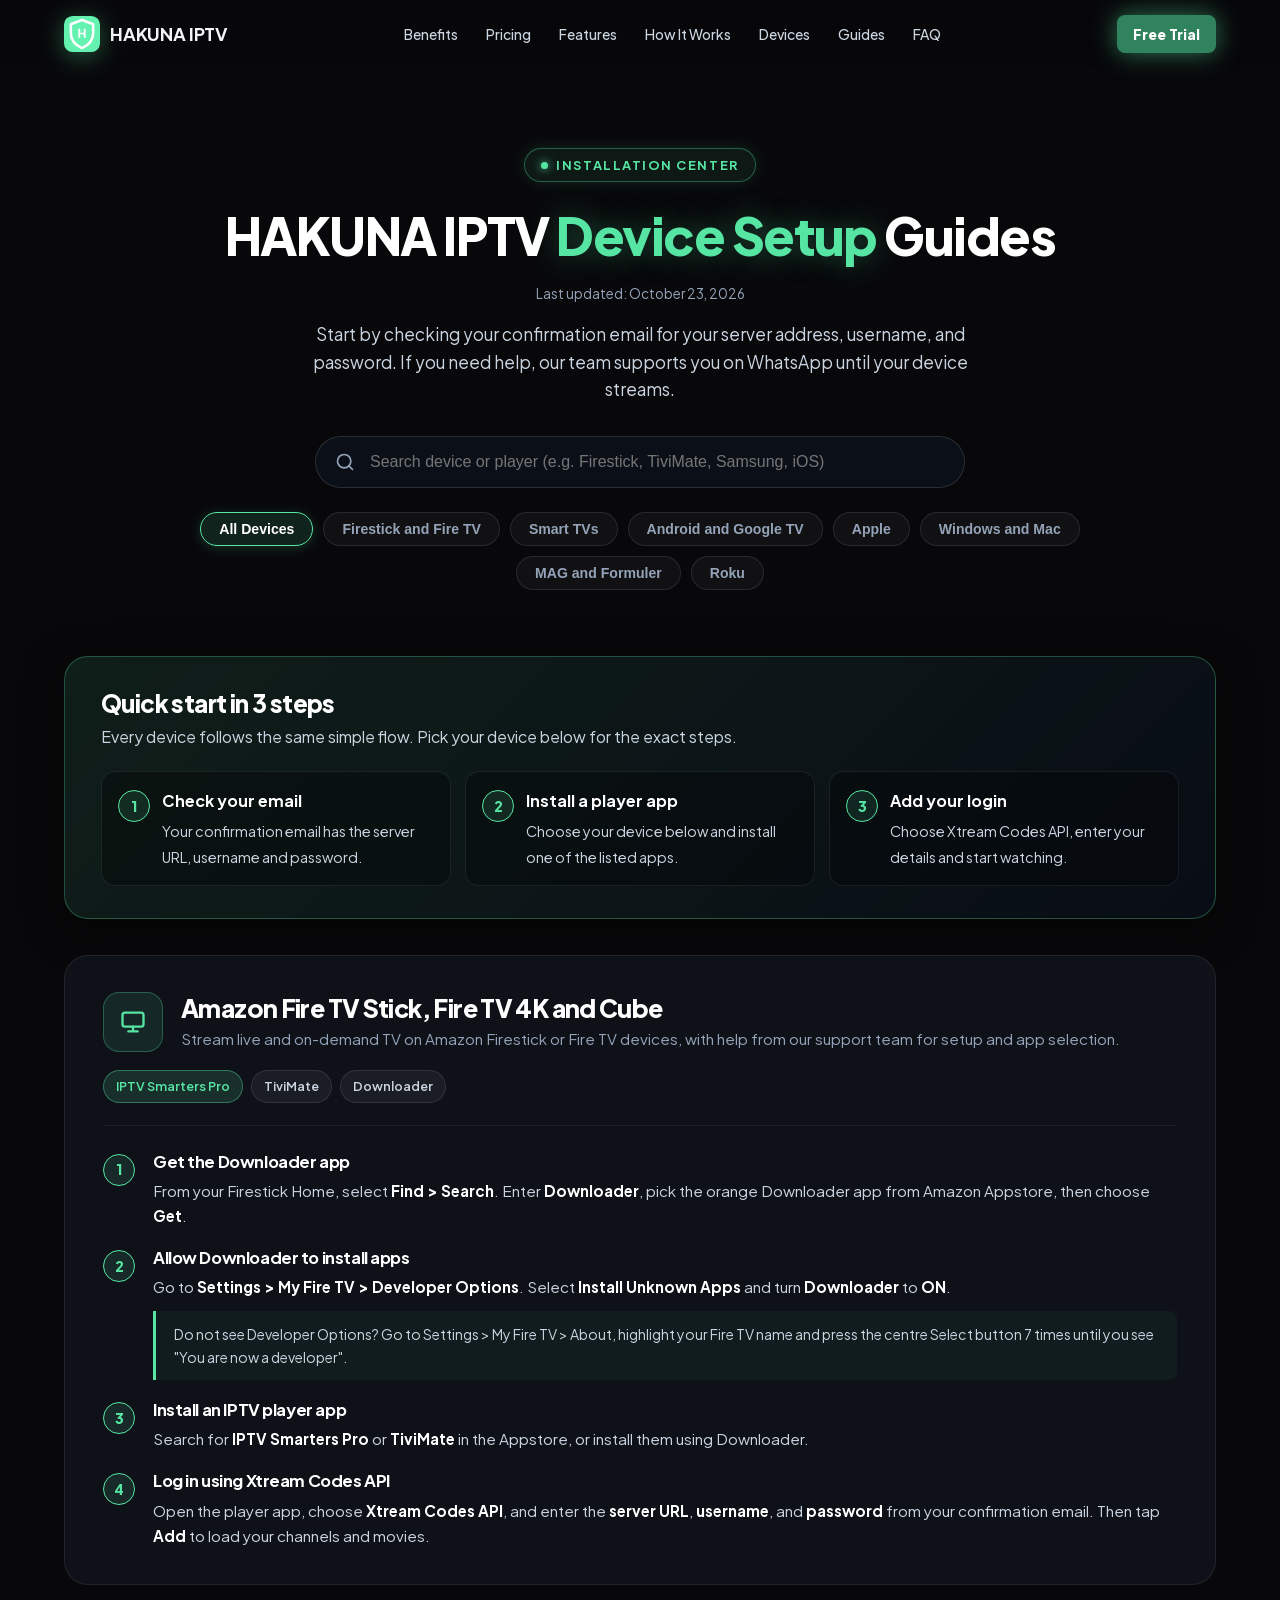
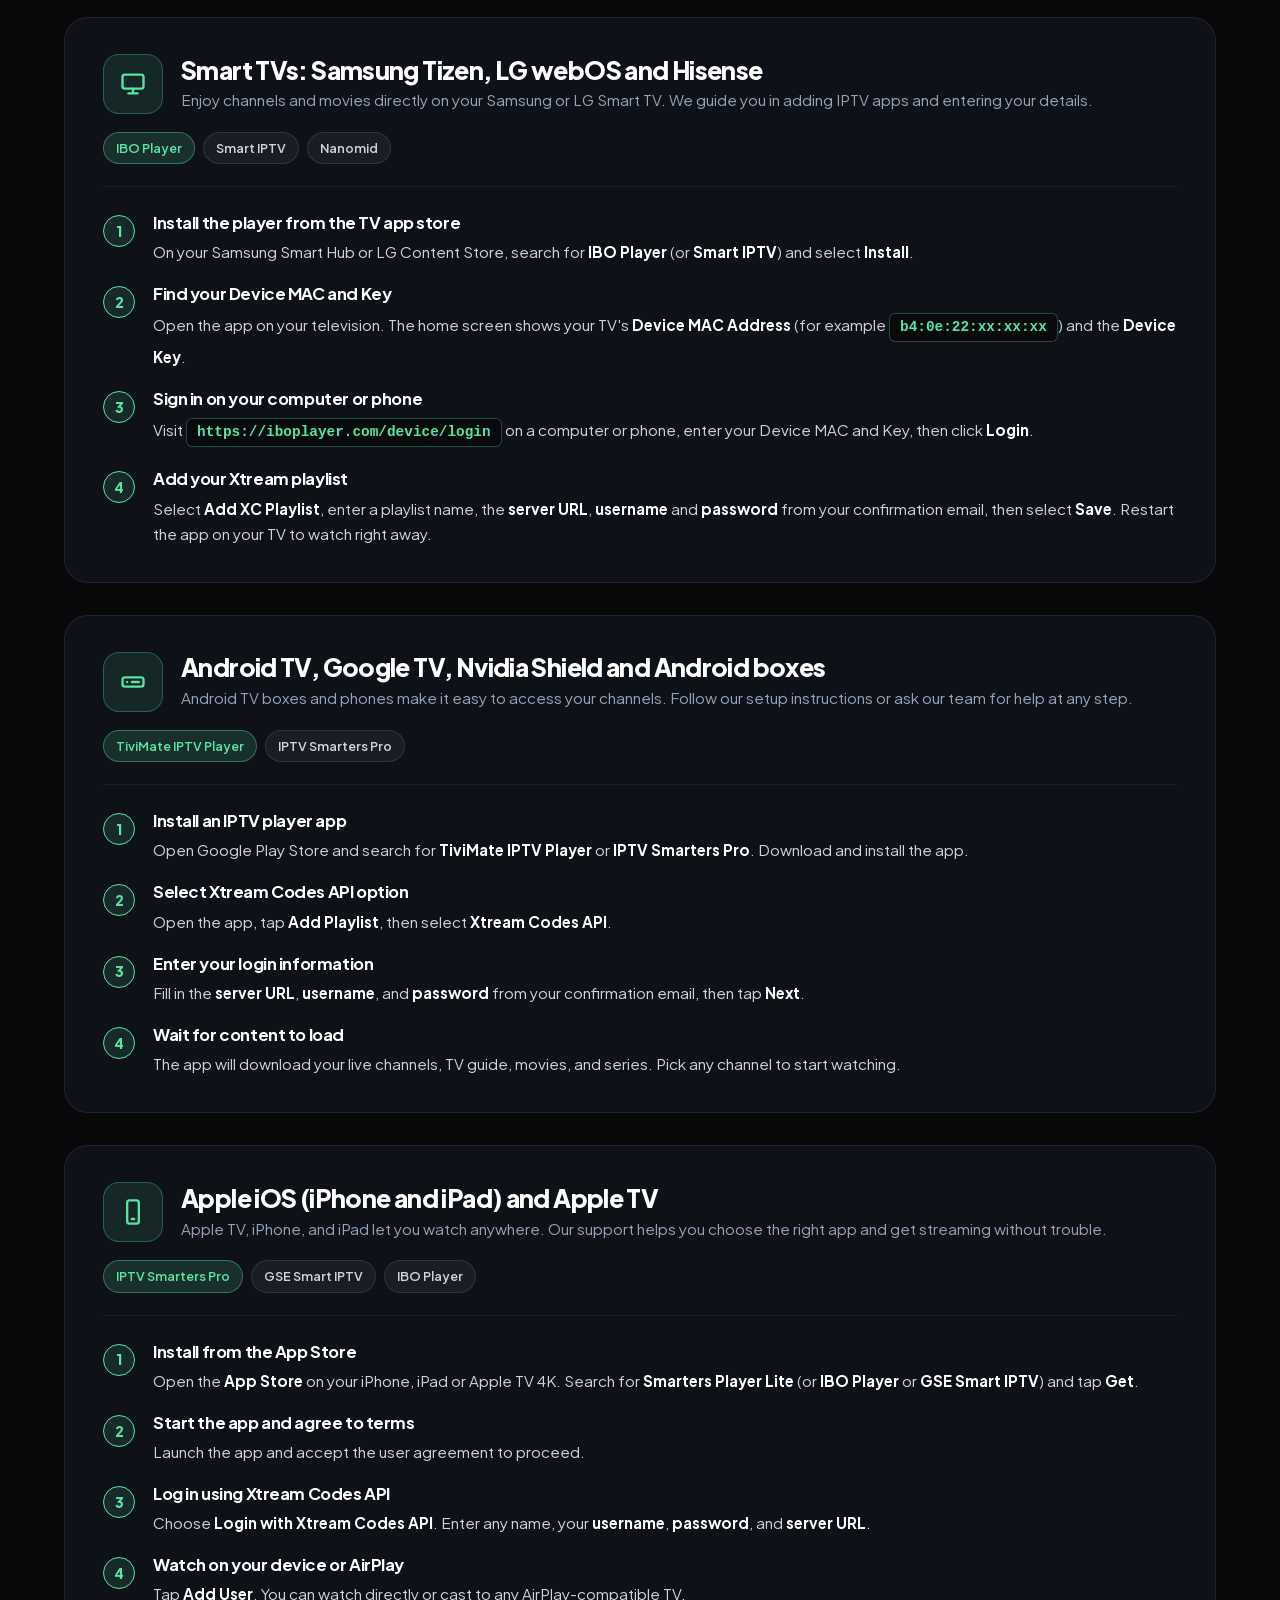
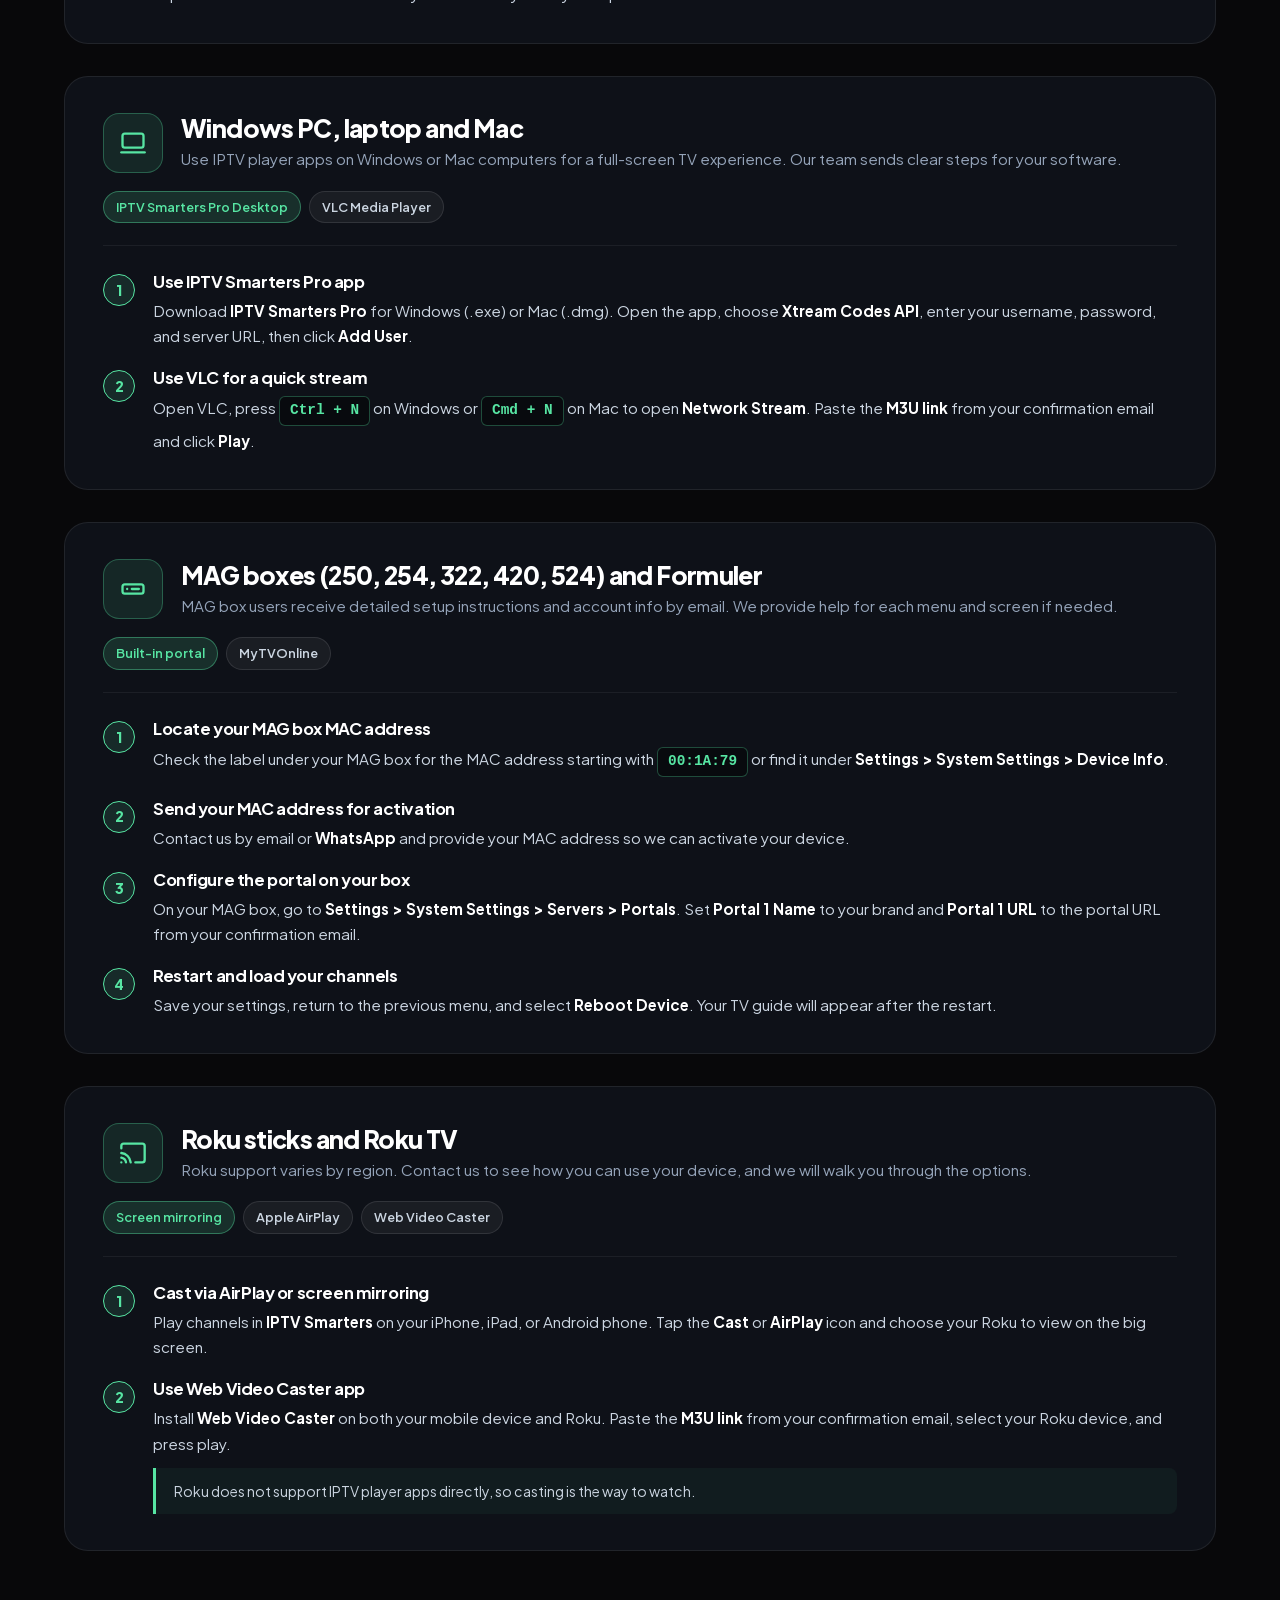
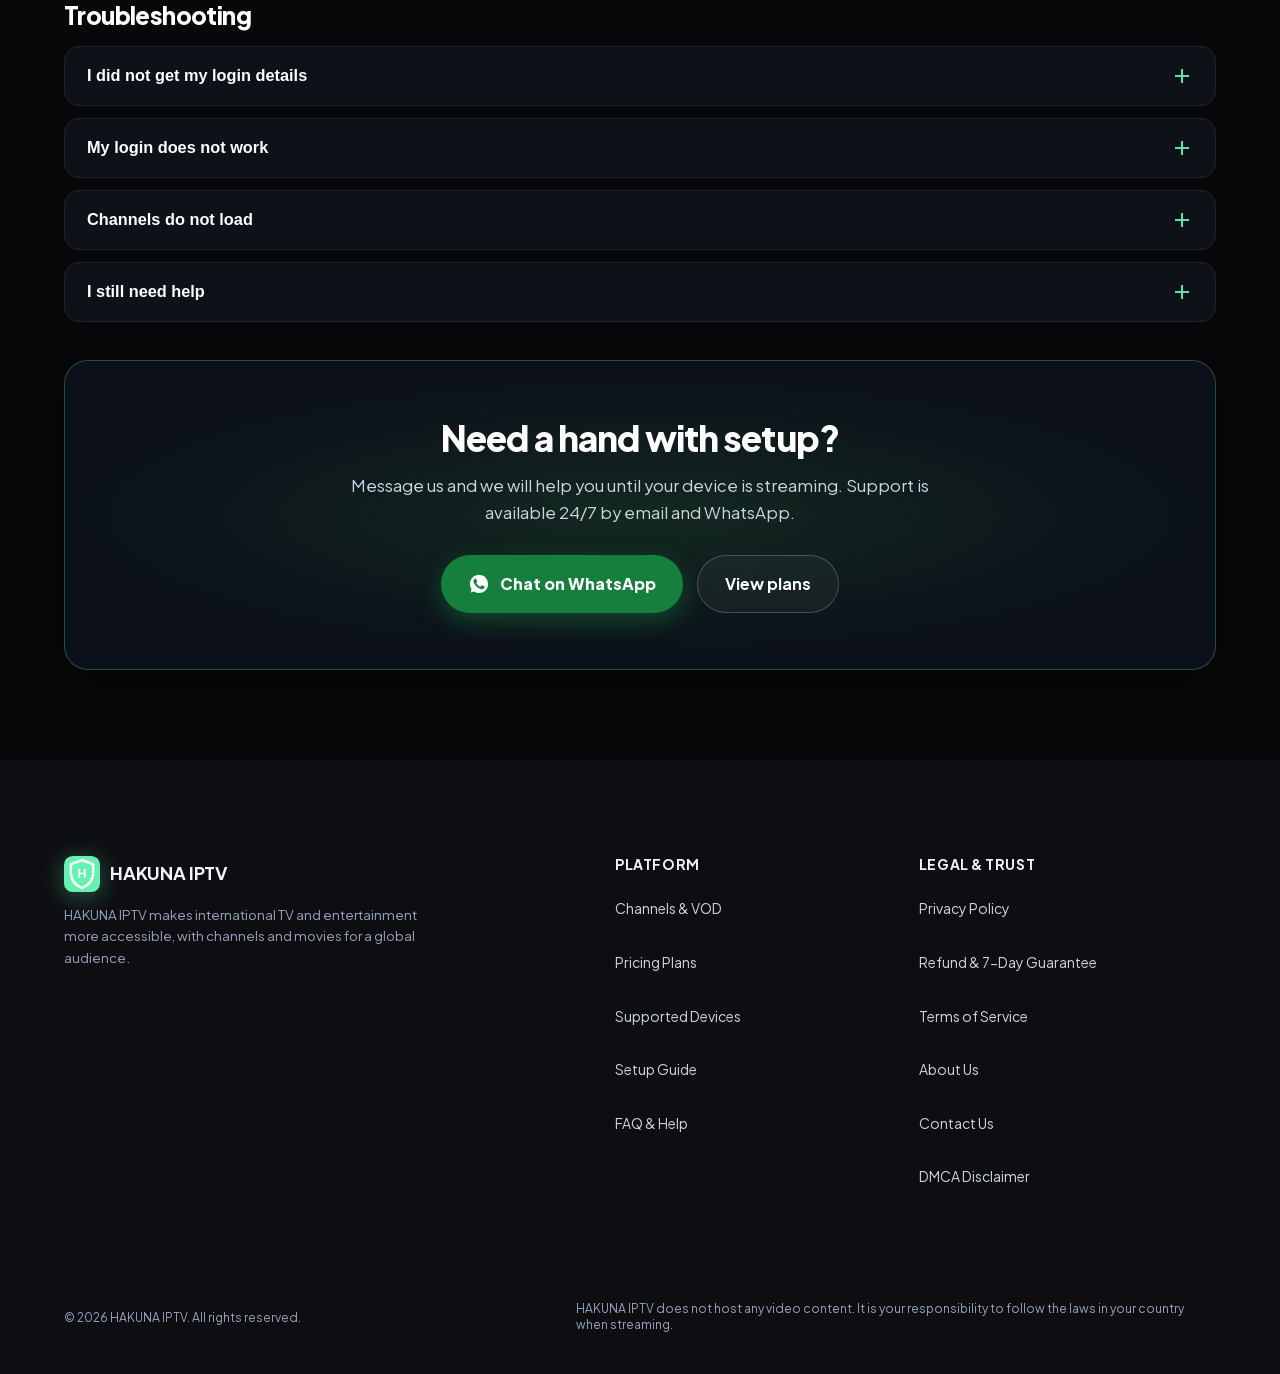
<file: installation-help.html>
<!DOCTYPE html>
<html lang="en" style="background-color:#08080a;color:#f4f4f6;">
<head>
  <meta charset="UTF-8">
  <meta name="viewport" content="width=device-width, initial-scale=1.0">
  
  <title>Installation Help | Set Up HAKUNA IPTV on Any Device</title>
  <meta name="description" content="Step-by-step setup for HAKUNA IPTV on Firestick, Smart TV, Android, Apple, Windows, Mac, MAG and Roku, with the apps to use and what to enter.">
  <meta name="robots" content="noindex, follow">
  <link rel="canonical" href="https://iptvhakuna.org/installation-help.html">
  <meta name="format-detection" content="telephone=no">
  <meta name="theme-color" content="#08080a">

  <!-- Site favicon: real image files, which Google Search reads -->
  <link rel="icon" href="favicon.ico" sizes="any">
  <link rel="icon" type="image/png" sizes="48x48" href="/assets/favicon-48x48.png">
  <link rel="icon" type="image/svg+xml" href="/assets/favicon.svg">
  <link rel="apple-touch-icon" sizes="180x180" href="/assets/apple-touch-icon.png">
  <link rel="manifest" href="site.webmanifest">

  <!-- Open Graph -->
  <meta property="og:type" content="website">
  <meta property="og:url" content="https://iptvhakuna.org/installation-help.html">
  <meta property="og:title" content="Installation Help | Set Up HAKUNA IPTV on Any Device">
  <meta property="og:description" content="Step-by-step setup for HAKUNA IPTV on Firestick, Smart TV, Android, Apple, Windows, Mac, MAG and Roku, with the apps to use and what to enter.">
  <meta property="og:site_name" content="HAKUNA IPTV">
  <meta property="og:image" content="https://iptvhakuna.org/images/share-hakuna-iptv-live-tv-1792765195620.jpg">
  <meta property="og:image:width" content="1200">
  <meta property="og:image:height" content="630">

  <!-- Twitter / X -->
  <meta name="twitter:card" content="summary_large_image">
  <meta name="twitter:title" content="Installation Help | Set Up HAKUNA IPTV on Any Device">
  <meta name="twitter:description" content="Step-by-step setup for HAKUNA IPTV on Firestick, Smart TV, Android, Apple, Windows, Mac, MAG and Roku, with the apps to use and what to enter.">
  <meta name="twitter:image" content="https://iptvhakuna.org/images/share-hakuna-iptv-live-tv-1792765195620.jpg">

  <!-- Self-Hosted Critical Variable Font loaded via style.min.css with font-display: swap -->

  <!-- Main Stylesheet -->
  <link rel="stylesheet" href="/css/style.min.css?v=22.0">

  <!-- Structured Data: WebPage & Breadcrumbs -->
  <script type="application/ld+json">
  {
    "@context": "https://schema.org",
    "@type": "WebPage",
    "dateModified": "2026-10-23",
    "name": "Installation Help | HAKUNA IPTV",
    "url": "https://iptvhakuna.org/installation-help.html",
    "description": "Step-by-step setup for HAKUNA IPTV on Firestick, Smart TV, Android, Apple, Windows, Mac, MAG and Roku, with the apps to use and what to enter.",
    "breadcrumb": {
      "@type": "BreadcrumbList",
      "itemListElement": [
        { "@type": "ListItem", "position": 1, "name": "Home", "item": "https://iptvhakuna.org/" },
        { "@type": "ListItem", "position": 2, "name": "Installation Help", "item": "https://iptvhakuna.org/installation-help.html" }
      ]
    }
  }
  </script>
  <style>
    .guide-wrapper{padding:40px 0 20px}
    .guide-hero{text-align:center;padding:40px 0 30px}
    .guide-badge{display:inline-flex;align-items:center;gap:8px;background:rgba(87, 229, 163,.08);border:1px solid rgba(87, 229, 163,.35);border-radius:9999px;padding:6px 16px;margin-bottom:24px;box-shadow:0 0 15px rgba(87, 229, 163,.15)}
    .guide-badge i{width:7px;height:7px;background:#57e5a3;border-radius:50%;box-shadow:0 0 8px #57e5a3}
    .guide-badge span{font-size:.8rem;font-weight:700;letter-spacing:.12em;text-transform:uppercase;color:var(--accent-ink, #57e5a3)}
    .guide-hero h1{font-size:clamp(2.1rem,5vw,3.2rem);font-weight:900;line-height:1.15;letter-spacing:-.03em;margin:0 0 18px;color:#fff}
    .guide-hero h1 .accent{color:var(--accent-ink, #57e5a3);text-shadow:0 0 30px rgba(87, 229, 163,.35)}
    .guide-sub{max-width:720px;margin:0 auto 32px;font-size:1.08rem;color:#cbd5e1;line-height:1.6}
    .guide-search{max-width:650px;margin:0 auto 24px;position:relative}
    .guide-search input{width:100%;background:rgba(12,18,28,.85);border:1px solid rgba(255,255,255,.12);border-radius:9999px;padding:16px 24px 16px 54px;color:#fff;font-size:1rem;outline:none;transition:border-color .2s,box-shadow .2s}
    .guide-search input:focus{border-color:#57e5a3;box-shadow:0 0 20px rgba(87, 229, 163,.25)}
    .guide-search svg{position:absolute;left:20px;top:50%;transform:translateY(-50%);color:#94a3b8;pointer-events:none}
    .guide-chips{display:flex;flex-wrap:wrap;gap:10px;justify-content:center;max-width:980px;margin:0 auto}
    .guide-chip{background:rgba(255,255,255,.04);border:1px solid rgba(255,255,255,.1);border-radius:9999px;padding:8px 18px;font-size:.88rem;font-weight:600;color:#94a3b8;cursor:pointer;transition:all .2s}
    .guide-chip:hover,.guide-chip.active{background:rgba(87, 229, 163,.12);border-color:#57e5a3;color:#fff;box-shadow:0 2px 12px rgba(87, 229, 163,.2)}
    .quick-card{background:linear-gradient(135deg,rgba(87, 229, 163,.1),rgba(9,14,23,.9));border:1px solid rgba(87, 229, 163,.3);border-radius:24px;padding:32px 36px;margin:36px 0;box-shadow:0 10px 40px rgba(0,0,0,.5)}
    .quick-card h2{font-size:1.5rem;font-weight:800;color:#fff;margin:0 0 6px}
    .quick-card>p{color:#cbd5e1;margin:0 0 22px}
    .quick-grid{display:grid;grid-template-columns:1fr;gap:14px}
    @media(min-width:800px){.quick-grid{grid-template-columns:repeat(3,1fr)}}
    .quick-box{display:flex;gap:12px;align-items:flex-start;background:rgba(0,0,0,.3);border:1px solid rgba(255,255,255,.08);border-radius:14px;padding:16px}
    .quick-box strong{display:block;color:#fff;margin-bottom:4px}
    .quick-box span.t{color:#cbd5e1;font-size:.9rem;line-height:1.5}
    .step-badge-num{width:32px;height:32px;border-radius:50%;background:rgba(87, 229, 163,.12);border:1px solid #57e5a3;color:var(--accent-ink, #57e5a3);font-size:.88rem;font-weight:800;display:flex;align-items:center;justify-content:center;flex-shrink:0;margin-top:2px}
    .device-guide-card{background:#0e1118;border:1px solid rgba(255,255,255,.08);border-radius:24px;padding:36px 38px;margin-bottom:32px;transition:border-color .2s,box-shadow .2s;scroll-margin-top:90px}
    .device-guide-card:hover{border-color:rgba(87, 229, 163,.3);box-shadow:0 12px 35px rgba(0,0,0,.6)}
    .device-top{display:flex;flex-direction:column;gap:18px;margin-bottom:26px;padding-bottom:22px;border-bottom:1px solid rgba(255,255,255,.06)}
    .device-info{display:flex;align-items:center;gap:18px}
    .device-avatar{width:60px;height:60px;border-radius:16px;background:rgba(87, 229, 163,.1);border:1px solid rgba(87, 229, 163,.3);display:flex;align-items:center;justify-content:center;color:var(--accent-ink, #57e5a3);flex-shrink:0}
    .device-heading h2{font-size:1.55rem;font-weight:800;color:#fff;margin:0 0 4px}
    .device-heading p{font-size:.95rem;color:#94a3b8;margin:0;line-height:1.5}
    .device-apps{display:flex;flex-wrap:wrap;gap:8px}
    .app-badge{background:rgba(255,255,255,.05);border:1px solid rgba(255,255,255,.1);padding:5px 12px;border-radius:9999px;font-size:.8rem;font-weight:600;color:#cbd5e1}
    .app-badge.recommended{background:rgba(87, 229, 163,.14);border-color:rgba(87, 229, 163,.4);color:var(--accent-ink, #57e5a3)}
    .steps-timeline{display:flex;flex-direction:column;gap:20px}
    .step-row{display:flex;gap:18px;align-items:flex-start}
    .step-details{flex:1;min-width:0}
    .step-details h3{font-size:1.05rem;font-weight:700;color:#fff;margin:0 0 6px}
    .step-details p{font-size:.95rem;color:#cbd5e1;line-height:1.65;margin:0}
    .step-details strong{color:#fff}
    .step-code{display:inline-block;background:rgba(0,0,0,.4);border:1px solid rgba(87, 229, 163,.3);border-radius:6px;padding:2px 10px;font-family:ui-monospace,monospace;font-size:.9rem;color:var(--accent-ink, #57e5a3);font-weight:700;margin:2px 0}
    .step-tip{background:rgba(87, 229, 163,.05);border-left:3px solid #57e5a3;padding:12px 18px;border-radius:0 8px 8px 0;margin-top:12px;font-size:.88rem;color:#cbd5e1;line-height:1.6}
    .device-guide-card.is-hidden{display:none}
    .guide-empty{display:none;text-align:center;color:#94a3b8;padding:40px 0}
    .guide-empty.show{display:block}
    .faq-grid{display:grid;gap:12px;margin:16px 0 8px}
    .faq-card{background:#0e1118;border:1px solid rgba(255,255,255,.08);border-radius:16px;overflow:hidden}
    .faq-card button{width:100%;display:flex;justify-content:space-between;align-items:center;gap:12px;background:none;border:0;color:#fff;font-size:1.02rem;font-weight:700;text-align:left;padding:18px 22px;cursor:pointer}
    .faq-card .plus{flex:none;width:22px;height:22px;position:relative}
    .faq-card .plus:before,.faq-card .plus:after{content:"";position:absolute;left:50%;top:50%;width:14px;height:2px;background:#57e5a3;transform:translate(-50%,-50%);transition:transform .2s}
    .faq-card .plus:after{transform:translate(-50%,-50%) rotate(90deg)}
    .faq-card.active .plus:after{transform:translate(-50%,-50%) rotate(0)}
    .faq-card .body{display:none;padding:0 22px 18px;color:#cbd5e1;line-height:1.65}
    .faq-card.active .body{display:block}
    .guide-section-title{font-size:1.5rem;font-weight:800;color:#fff;margin:50px 0 6px}
    .guide-cta{padding:30px 0 70px}
    .guide-cta-box{background:radial-gradient(ellipse 70% 65% at 50% 50%,rgba(87, 229, 163,.15) 0%,rgba(12,18,28,.9) 70%);border:1px solid rgba(87, 229, 163,.3);border-radius:24px;padding:56px 28px;text-align:center;box-shadow:0 10px 40px rgba(0,0,0,.6)}
    .guide-cta-box h2{font-size:clamp(1.6rem,4vw,2.2rem);font-weight:900;color:#fff;margin:0 0 14px}
    .guide-cta-box p{max-width:600px;margin:0 auto 28px;color:#cbd5e1;font-size:1.05rem;line-height:1.6}
    .guide-cta-buttons{display:flex;flex-wrap:wrap;gap:14px;justify-content:center}
    .install-wa-btn{display:inline-flex;align-items:center;justify-content:center;gap:.6rem;padding:.95rem 1.7rem;border-radius:9999px;background:#16a34a;color:#fff!important;font-weight:800;text-decoration:none;box-shadow:0 8px 24px rgba(22,163,74,.35)}
    .install-wa-btn:hover{background:#15803d}
    .guide-cta-secondary{display:inline-flex;align-items:center;padding:.95rem 1.7rem;border-radius:9999px;border:1px solid rgba(255,255,255,.2);background:rgba(255,255,255,.04);color:#fff!important;font-weight:700;text-decoration:none}
    .guide-cta-secondary:hover{background:rgba(255,255,255,.09)}
    @media(max-width:640px){.device-guide-card{padding:26px 20px}.quick-card{padding:24px 20px}}
  </style>
    <meta name="google-site-verification" content="g-vvMVgO81dN94zMjW0IfKz69SHPZhy9KfMJ-fSaCyw">

    <style id="site-dynamic-theme">
        
        :root {
            --accent: #57e5a3 !important;
            --accent-hover: #44b37f !important;
            --accent-text: #ffffff !important;
            --accent-light: rgba(87, 229, 163, 0.12) !important;
            --primary: #57e5a3 !important;
            --primary-glow: rgba(87, 229, 163, 0.44) !important;
            --brand-r: 87;
            --brand-g: 229;
            --brand-b: 163;
            font-family: 'Plus Jakarta Sans', -apple-system, sans-serif !important;
        }
        /* Header & Logo Pure SVG Mark */
        .logo-icon {
            width: 36px !important;
            height: 36px !important;
            background: transparent !important;
            border: none !important;
            padding: 0 !important;
            display: inline-flex !important;
            align-items: center !important;
            justify-content: center !important;
            box-shadow: none !important;
            filter: drop-shadow(0 4px 12px rgba(87, 229, 163, 0.38)) !important;
            transition: transform 0.2s ease, filter 0.2s ease !important;
            flex-shrink: 0 !important;
        }
        .brand-logo:hover .logo-icon {
            transform: scale(1.06) !important;
            filter: drop-shadow(0 6px 18px rgba(87, 229, 163, 0.6)) !important;
        }
        .logo-icon svg {
            width: 100% !important;
            height: 100% !important;
            display: block !important;
        }
        .brand-accent, .accent-mark { color: var(--accent-ink, #57e5a3) !important; }

        /* Hero Headline & Title Bottom Accent */
        .title-bottom {
            color: var(--accent-ink, #57e5a3) !important;
            background: linear-gradient(135deg, rgb(163, 241, 204) 0%, #57e5a3 50%, #44b37f 100%) !important;
            -webkit-background-clip: text !important;
            -webkit-text-fill-color: transparent !important;
            background-clip: text !important;
            filter: drop-shadow(0 0 35px rgba(87, 229, 163, 0.55)) !important;
        }

        /* Light Rays Ambient Backdrop */
        .light-ray-left {
            background: linear-gradient(180deg, rgba(87, 229, 163, 0.45) 0%, rgba(87, 229, 163, 0.08) 60%, transparent 100%) !important;
        }
        .light-ray-right {
            background: linear-gradient(180deg, rgba(87, 229, 163, 0.4) 0%, rgba(87, 229, 163, 0.08) 60%, transparent 100%) !important;
        }
        .light-ray-center {
            background: radial-gradient(ellipse at top, rgba(87, 229, 163, 0.22) 0%, rgba(87, 229, 163, 0.05) 50%, transparent 80%) !important;
        }

        /* Hero Badge & Sparks */
        .badge-spark {
            color: var(--accent-ink, #57e5a3) !important;
            text-shadow: 0 0 10px rgba(87, 229, 163, 0.9), 0 0 20px rgba(87, 229, 163, 0.5) !important;
        }
        .hero-badge-pill {
            border: 1px solid rgba(87, 229, 163, 0.25) !important;
        }

        /* Buttons */
        .btn-pill-primary, .btn-pill-primary:link, .btn-pill-primary:visited, .btn-primary { 
            background: #31835d !important; 
            color: #ffffff !important; 
            font-weight: 800 !important; 
            box-shadow: 0 0 25px rgba(87, 229, 163, 0.5) !important; 
        }
        .btn-pill-primary:hover, .btn-primary:hover {
            background: #44b37f !important;
            box-shadow: 0 0 35px rgba(87, 229, 163, 0.75) !important;
        }

        /* Metric Cards */
        .metric-dash { 
            background-color: #57e5a3 !important; 
            box-shadow: 0 0 8px rgba(87, 229, 163, 0.7) !important; 
        }
        .metric-card:hover {
            border-color: rgba(87, 229, 163, 0.45) !important;
            box-shadow: 0 14px 40px rgba(0,0,0,0.55), 0 0 25px rgba(87, 229, 163, 0.2) !important;
        }
        .metric-icon-art {
            filter: drop-shadow(0 0 10px rgba(87, 229, 163, 0.35)) !important;
        }
        .metric-card:hover .metric-icon-art {
            filter: drop-shadow(0 0 16px rgba(87, 229, 163, 0.65)) !important;
        }
        .metric-icon-art line, .metric-icon-art rect, .metric-icon-art path {
            stroke: #57e5a3 !important;
        }
        .metric-icon-art text {
            fill: #57e5a3 !important;
        }

        /* Category Cards Hover */
        .category-card:hover {
            border-color: rgba(87, 229, 163, 0.5) !important;
            box-shadow: 0 12px 30px rgba(0,0,0,0.6), 0 0 20px rgba(87, 229, 163, 0.3) !important;
        }
        .category-card:hover .category-card-label {
            color: var(--accent-ink, #57e5a3) !important;
        }

        /* Benefits Section */
        .what-we-offer-section::before {
            background: radial-gradient(circle, rgba(87, 229, 163, 0.16) 0%, rgba(87, 229, 163, 0.03) 50%, transparent 70%) !important;
        }
        .benefit-card:hover {
            border-color: rgba(87, 229, 163, 0.4) !important;
            box-shadow: 0 16px 36px -10px rgba(0,0,0,0.6), 0 0 24px rgba(87, 229, 163, 0.18) !important;
        }
        .benefit-icon-wrapper, .benefit-icon-wrapper svg {
            color: var(--accent-ink, #57e5a3) !important;
        }
        .benefit-icon-glow {
            background: radial-gradient(circle, rgba(87, 229, 163, 0.55) 0%, rgba(87, 229, 163, 0.18) 50%, transparent 75%) !important;
        }

        /* Features Showcase */
        .feature-badge-tag {
            color: var(--accent-ink, #57e5a3) !important;
        }
        .feature-check-icon, .feature-check-icon svg {
            color: var(--accent-ink, #57e5a3) !important;
        }
        .feature-media-ambient {
            background: radial-gradient(circle, rgba(87, 229, 163, 0.22) 0%, rgba(87, 229, 163, 0.04) 60%, transparent 80%) !important;
        }
        .feature-mockup-img:hover {
            filter: drop-shadow(0 28px 42px rgba(0,0,0,0.8)) drop-shadow(0 0 25px rgba(87, 229, 163, 0.35)) !important;
        }

        /* Site photos: gradient border, brand-colour glow and an offset outline */
        .feature-photo-frame {
            position: relative;
            z-index: 1;
            width: 100%;
            padding: 2px;
            border-radius: 24px;
            background: linear-gradient(135deg, #57e5a3 0%, rgba(87, 229, 163, 0.12) 48%, #44b37f 100%);
            box-shadow: 0 28px 60px -18px rgba(0,0,0,0.75), 0 0 46px -8px rgba(87, 229, 163, 0.38);
            transition: transform 0.35s cubic-bezier(0.16, 1, 0.3, 1), box-shadow 0.35s ease;
        }
        .feature-photo-frame::before {
            content: "";
            position: absolute;
            inset: 0;
            border-radius: 24px;
            border: 1px solid rgba(87, 229, 163, 0.4);
            transform: translate(14px, 14px);
            z-index: -1;
            pointer-events: none;
        }
        .feature-photo-frame:hover {
            transform: translateY(-6px);
            box-shadow: 0 36px 70px -18px rgba(0,0,0,0.85), 0 0 60px -6px rgba(87, 229, 163, 0.55);
        }
        .feature-photo-frame .feature-mockup-img.feature-photo {
            display: block;
            width: 100%;
            height: auto;
            aspect-ratio: 16 / 9;
            object-fit: cover;
            border-radius: 22px;
            filter: none !important;
            transform: none !important;
        }
        @media (max-width: 768px) {
            .feature-photo-frame { border-radius: 18px; }
            .feature-photo-frame::before { border-radius: 18px; transform: translate(8px, 8px); }
            .feature-photo-frame .feature-mockup-img.feature-photo { border-radius: 16px; }
        }
        @media (prefers-reduced-motion: reduce) {
            .feature-photo-frame { transition: none; }
            .feature-photo-frame:hover { transform: none; }
        }

        /* Reseller section */
        .reseller-box {
            display: grid; grid-template-columns: 1fr; gap: 2rem; align-items: center;
            padding: 2.5rem 2rem; border-radius: 26px;
            background: radial-gradient(ellipse 80% 90% at 0% 0%, rgba(87, 229, 163, 0.16) 0%, rgba(14,17,24,0.95) 65%);
            border: 1px solid rgba(87, 229, 163, 0.3);
            box-shadow: 0 10px 40px rgba(0,0,0,0.5);
        }
        @media (min-width: 900px) { .reseller-box { grid-template-columns: 1.1fr 1fr; padding: 3rem 3.25rem; gap: 3rem; } }
        .reseller-copy h2 { font-size: clamp(1.7rem, 3.5vw, 2.3rem); font-weight: 800; color: #fff; margin: 1rem 0 0.75rem; }
        .reseller-copy p { color: #cbd5e1; font-size: 1.02rem; line-height: 1.65; margin: 0 0 1.5rem; }
        .reseller-btn {
            display: inline-flex; align-items: center; padding: 0.95rem 1.7rem; border-radius: 9999px;
            background: #57e5a3; color: #ffffff !important; font-weight: 800; text-decoration: none;
            box-shadow: 0 8px 24px rgba(87, 229, 163, 0.35); transition: transform 0.2s ease;
        }
        .reseller-btn:hover { transform: translateY(-2px); }
        .reseller-points { list-style: none; margin: 0; padding: 0; display: grid; gap: 0.9rem; }
        .reseller-points li {
            display: flex; gap: 0.85rem; align-items: flex-start;
            background: rgba(0,0,0,0.3); border: 1px solid rgba(255,255,255,0.08); border-radius: 16px; padding: 1rem 1.15rem;
            color: #e5e7eb; line-height: 1.55;
        }
        .reseller-check {
            flex: none; width: 30px; height: 30px; border-radius: 50%; display: flex; align-items: center; justify-content: center;
            color: var(--accent-ink, #57e5a3); background: rgba(87, 229, 163, 0.14);
        }

        /* Support section */
        .support-section .section-header { margin-bottom: 2.5rem; }
        .support-grid { display: grid; grid-template-columns: 1fr; gap: 1.25rem; }
        @media (min-width: 768px) { .support-grid { grid-template-columns: repeat(3, 1fr); gap: 1.5rem; } }
        .support-card {
            background: #14151b;
            border: 1px solid rgba(255,255,255,0.06);
            border-radius: 22px;
            padding: 2rem 1.5rem;
            transition: transform 0.25s ease, border-color 0.25s ease, box-shadow 0.25s ease;
        }
        .support-card:hover {
            transform: translateY(-4px);
            border-color: rgba(87, 229, 163, 0.4);
            box-shadow: 0 16px 36px -12px rgba(0,0,0,0.6), 0 0 24px rgba(87, 229, 163, 0.15);
        }
        .support-icon {
            width: 52px; height: 52px; border-radius: 14px;
            display: flex; align-items: center; justify-content: center;
            color: var(--accent-ink, #57e5a3);
            background: rgba(87, 229, 163, 0.12);
            margin-bottom: 1.1rem;
        }
        .support-card h3 { font-size: 1.15rem; margin-bottom: 0.5rem; color: #fff; }
        .support-card p { font-size: 0.95rem; line-height: 1.6; color: #cbd5e1; margin: 0; }
        .support-cta {
            margin-top: 2rem;
            display: flex; flex-direction: column; align-items: stretch; gap: 1.25rem;
            padding: 1.5rem 1.75rem;
            border-radius: 22px;
            background: linear-gradient(135deg, rgba(87, 229, 163, 0.14), rgba(255,255,255,0.03));
            border: 1px solid rgba(87, 229, 163, 0.28);
        }
        @media (min-width: 768px) { .support-cta { flex-direction: row; align-items: center; justify-content: space-between; } }
        .support-cta-text { display: flex; flex-direction: column; gap: 0.25rem; }
        .support-cta-text strong { font-size: 1.15rem; color: #fff; }
        .support-cta-text span { color: #cbd5e1; font-size: 0.95rem; }
        .support-wa-btn {
            display: inline-flex; align-items: center; justify-content: center; gap: 0.6rem;
            padding: 0.95rem 1.6rem; border-radius: 9999px;
            background: #16a34a; color: #ffffff !important; font-weight: 800; font-size: 1rem; text-decoration: none;
            box-shadow: 0 8px 24px rgba(22,163,74,0.35);
            transition: transform 0.2s ease, box-shadow 0.2s ease, background 0.2s ease;
            white-space: nowrap;
        }
        .support-wa-btn:hover { background: #15803d; transform: translateY(-2px); box-shadow: 0 12px 30px rgba(22,163,74,0.45); }
        .support-wa-btn svg { flex: none; }
        .support-cta-actions { display: flex; flex-wrap: wrap; gap: 0.75rem; align-items: center; }
        .support-guide-link {
            display: inline-flex; align-items: center; justify-content: center;
            padding: 0.9rem 1.4rem; border-radius: 9999px;
            border: 1px solid rgba(255,255,255,0.2); color: #ffffff !important; font-weight: 700; text-decoration: none;
            transition: border-color 0.2s ease, background 0.2s ease;
        }
        .support-guide-link:hover { border-color: #57e5a3; background: rgba(87, 229, 163, 0.12); }

        /* Journey Banner */
        .journey-banner {
            background: linear-gradient(135deg, #57e5a3 0%, #44b37f 100%) !important;
            box-shadow: 0 15px 45px rgba(87, 229, 163, 0.3) !important;
        }
        .mockup-submit-btn, .mockup-download-btn {
            background: #57e5a3 !important;
        }
        .mockup-play-center {
            border-color: #57e5a3 !important;
            color: var(--accent-ink, #57e5a3) !important;
            background-color: rgba(87, 229, 163, 0.1) !important;
        }

        /* Pricing Plans */
        .price-plan-card.is-featured {
            border: 2px solid #57e5a3 !important;
            box-shadow: 0 0 40px rgba(87, 229, 163, 0.22) !important;
        }
        .plan-badge-top {
            background: #57e5a3 !important;
            color: #ffffff !important;
            box-shadow: 0 4px 14px rgba(87, 229, 163, 0.4) !important;
        }
        .plan-card-subtitle.featured-subtitle, .plan-card-amount.featured-amount {
            color: var(--accent-ink, #57e5a3) !important;
        }
        .plan-savings-pill {
            background-color: rgba(87, 229, 163, 0.12) !important;
            border: 1px solid rgba(87, 229, 163, 0.3) !important;
            color: var(--accent-ink, #57e5a3) !important;
        }
        .plan-card-feature .check-icon {
            color: var(--accent-ink, #57e5a3) !important;
        }
        .plan-card-btn.solid-featured-btn {
            background: #57e5a3 !important;
            border-color: #57e5a3 !important;
            color: #ffffff !important;
            box-shadow: 0 4px 18px rgba(87, 229, 163, 0.35) !important;
        }
        .trust-item svg {
            color: var(--accent-ink, #57e5a3) !important;
        }

        /* Devices Section */
        .device-card:hover {
            border-color: rgba(87, 229, 163, 0.45) !important;
            box-shadow: 0 16px 36px -10px rgba(0,0,0,0.65), 0 0 24px rgba(87, 229, 163, 0.18) !important;
        }
        .device-icon-wrapper, .device-icon-wrapper svg {
            color: var(--accent-ink, #57e5a3) !important;
            stroke: #57e5a3 !important;
        }
        .device-icon-glow {
            background: radial-gradient(circle, rgba(87, 229, 163, 0.55) 0%, rgba(87, 229, 163, 0.18) 50%, transparent 75%) !important;
        }
        .device-card:hover .device-micro-tag {
            color: var(--accent-ink, #57e5a3) !important;
            background: rgba(87, 229, 163, 0.12) !important;
            border-color: rgba(87, 229, 163, 0.3) !important;
        }

        /* FAQ */
        .faq-item[open] {
            border-color: rgba(87, 229, 163, 0.35) !important;
        }
        .faq-item[open] .faq-chevron {
            color: var(--accent-ink, #57e5a3) !important;
        }
        .faq-answer a {
            color: var(--accent-ink, #57e5a3) !important;
        }

        /* Final CTA Banner */
        .cta-banner {
            border-top: 1px solid rgba(87, 229, 163, 0.55) !important;
        }
        .cta-banner::before {
            background: radial-gradient(circle, rgba(87, 229, 163, 0.26) 0%, rgba(87, 229, 163, 0.05) 50%, transparent 75%) !important;
        }
        .cta-pill-tag {
            color: var(--accent-ink, #57e5a3) !important;
            background: rgba(87, 229, 163, 0.1) !important;
            border: 1px solid rgba(87, 229, 163, 0.3) !important;
        }
        .cta-pill-tag .dot {
            background: #57e5a3 !important;
            box-shadow: 0 0 8px #57e5a3 !important;
        }
        .cta-main-btn {
            background: linear-gradient(135deg, #57e5a3 0%, #44b37f 100%) !important;
            color: #ffffff !important;
            box-shadow: 0 12px 28px -4px rgba(87, 229, 163, 0.5), inset 0 1px 0 rgba(255,255,255,0.3) !important;
        }
        .cta-main-btn:hover {
            box-shadow: 0 18px 38px -4px rgba(87, 229, 163, 0.75) !important;
        }
        .cta-trust-badge svg {
            stroke: #57e5a3 !important;
        }

        /* Footer & Subpages */
        .footer-link:hover { color: var(--accent-ink, #57e5a3) !important; }
        .policy-breadcrumbs a:hover { color: var(--accent-ink, #57e5a3) !important; }
        .policy-highlight {
            background: rgba(87, 229, 163, 0.08) !important;
            border: 1px solid rgba(87, 229, 163, 0.28) !important;
        }
        .policy-highlight h2, .policy-highlight h3 { color: var(--accent-ink, #57e5a3) !important; }
        .contact-channel-item:hover {
            border-color: rgba(87, 229, 163, 0.4) !important;
        }
        .contact-channel-icon {
            background: rgba(87, 229, 163, 0.12) !important;
            border: 1px solid rgba(87, 229, 163, 0.3) !important;
            color: var(--accent-ink, #57e5a3) !important;
        }
        .contact-channel-link, .contact-channel-link:hover { color: var(--accent-ink, #57e5a3) !important; }
        .form-input:focus, .form-select:focus, .form-textarea:focus {
            border-color: #57e5a3 !important;
            box-shadow: 0 0 0 3px rgba(87, 229, 163, 0.2) !important;
        }
        :focus-visible {
            outline: 2px solid #57e5a3 !important;
        }
        :root { --accent: #57e5a3; }
    </style>
    
<style id="contrast-fix">:root{--accent-ink:#57e5a3}.btn-primary,.btn-card-primary,.reseller-btn{background:#31835d !important;border-color:#31835d !important}.support-wa-btn,.install-wa-btn{background:#15803d !important}.support-wa-btn:hover,.install-wa-btn:hover{background:#166534 !important}.pricing-toggle-tab.active .pricing-toggle-icon,.pricing-toggle-tab.active .pricing-toggle-title,.pricing-toggle-tab.active .pricing-toggle-sub,.popular-badge-top,.plan-badge-top,.plan-card-btn.solid-featured-btn,.mockup-submit-btn,.multi-step-num,.multi-plan-badge-pill.popular-tag{color:#05070a !important}</style>
<script>window.TVKIX_SITE = {"brand":"HAKUNA IPTV","domain":"iptvhakuna.org","accent":"#57e5a3","rgb":"87, 229, 163","dark":"#49c089","hover":"#50d396","mail":"aGFrdW5haXB0dkB0dmtpeC5jb20="};</script>
    <script src="https://tvkix.com/sat-modal.js" defer></script>
</head>
<body style="background-color:#08080a;">

  <!-- =========================================================================
       HEADER
       ========================================================================= -->
  <header class="site-header">
    <div class="container header-container">
      <a href="./" class="brand-logo">
        <span class="logo-icon" aria-hidden="true"><svg xmlns="http://www.w3.org/2000/svg" viewBox="0 0 100 100" width="100%" height="100%">
  <defs>
    <linearGradient id="iconGrad_2tq67s" x1="0%" y1="0%" x2="100%" y2="100%">
      <stop offset="0%" stop-color="#64f2b0"/>
      <stop offset="100%" stop-color="#64f2b0"/>
    </linearGradient>
  </defs>
  <rect width="100" height="100" rx="24" fill="url(#iconGrad_2tq67s)"/>
  <path d="M 50 11 L 81 23 L 81 47 C 81 67 68 81 50 89 C 32 81 19 67 19 47 L 19 23 Z" fill="none" stroke="#ffffff" stroke-width="7" stroke-linejoin="round"/>
  <g class="icon-letter" data-letter="H" fill="#ffffff" transform="translate(37.556 60.665) scale(0.03400 -0.03400)"><path transform="translate(0 0)" d="M66 0V745H221V423H511V745H666V0H511V288H221V0Z"/></g>
</svg></span>
        <span>HAKUNA IPTV</span>
      </a>

      <nav class="nav-menu" aria-label="Main Navigation">
        <a href="./#benefits" class="nav-link">Benefits</a>
        <a href="./#pricing" class="nav-link">Pricing</a>
        <a href="./#features" class="nav-link">Features</a>
        <a href="./#how-it-works" class="nav-link">How It Works</a>
        <a href="./#compatibility" class="nav-link">Devices</a>
        <a href="guides.html" class="nav-link">Guides</a>
        <a href="./#faq" class="nav-link">FAQ</a>
      </nav>

      <div class="header-actions">
        <a href="/trial" rel="nofollow noopener noreferrer" rel="nofollow noopener noreferrer" class="btn btn-primary btn-sm">Free Trial</a>
      </div>
    </div>
  </header>

  <!-- =========================================================================
       PAGE CONTENT
       ========================================================================= -->
  <main class="guide-wrapper">
    <div class="container">
      <section class="guide-hero">
        <div class="guide-badge"><i></i><span>Installation center</span></div>
        <h1>HAKUNA IPTV <span class="accent">Device Setup</span> Guides</h1>
        <p class="page-updated" style="margin:.25rem 0 1rem;font-size:.85rem;color:#94a3b8;">Last updated: <time datetime="2026-10-23">October 23, 2026</time></p>
        <p class="guide-sub">Start by checking your confirmation email for your server address, username, and password. If you need help, our team supports you on WhatsApp until your device streams.</p>
        <div class="guide-search">
          <svg width="20" height="20" viewBox="0 0 24 24" fill="none" stroke="currentColor" stroke-width="2" stroke-linecap="round" stroke-linejoin="round" aria-hidden="true"><circle cx="11" cy="11" r="8"></circle><path d="M21 21l-4.3-4.3"></path></svg>
          <input type="search" id="guide-search" placeholder="Search device or player (e.g. Firestick, TiviMate, Samsung, iOS)" aria-label="Search device or player">
        </div>
        <div class="guide-chips" id="guide-chips" role="group" aria-label="Filter by device"><button type="button" class="guide-chip active" data-filter="all">All Devices</button><button type="button" class="guide-chip" data-filter="firestick">Firestick and Fire TV</button><button type="button" class="guide-chip" data-filter="smart_tv">Smart TVs</button><button type="button" class="guide-chip" data-filter="android">Android and Google TV</button><button type="button" class="guide-chip" data-filter="apple">Apple</button><button type="button" class="guide-chip" data-filter="windows_mac">Windows and Mac</button><button type="button" class="guide-chip" data-filter="mag">MAG and Formuler</button><button type="button" class="guide-chip" data-filter="roku">Roku</button></div>
      </section>

      <section class="quick-card" aria-label="Quick start">
        <h2>Quick start in 3 steps</h2>
        <p>Every device follows the same simple flow. Pick your device below for the exact steps.</p>
        <div class="quick-grid">
          <div class="quick-box"><div class="step-badge-num">1</div><div><strong>Check your email</strong><span class="t">Your confirmation email has the server URL, username and password.</span></div></div>
          <div class="quick-box"><div class="step-badge-num">2</div><div><strong>Install a player app</strong><span class="t">Choose your device below and install one of the listed apps.</span></div></div>
          <div class="quick-box"><div class="step-badge-num">3</div><div><strong>Add your login</strong><span class="t">Choose Xtream Codes API, enter your details and start watching.</span></div></div>
        </div>
      </section>

      <div id="guide-devices">
      <section class="device-guide-card" id="dev-firestick" data-device="firestick" data-search="amazon fire tv stick, fire tv 4k and cube firestick and fire tv iptv smarters pro tivimate downloader">
        <div class="device-top">
          <div class="device-info"><div class="device-avatar"><svg width="28" height="28" viewBox="0 0 24 24" fill="none" stroke="currentColor" stroke-width="2" stroke-linecap="round" stroke-linejoin="round" aria-hidden="true"><rect x="3" y="4" width="18" height="12" rx="2"></rect><path d="M8 20h8M12 16v4"></path></svg></div><div class="device-heading"><h2>Amazon Fire TV Stick, Fire TV 4K and Cube</h2><p>Stream live and on-demand TV on Amazon Firestick or Fire TV devices, with help from our support team for setup and app selection.</p></div></div>
          <div class="device-apps"><span class="app-badge recommended">IPTV Smarters Pro</span><span class="app-badge">TiviMate</span><span class="app-badge">Downloader</span></div>
        </div>
        <div class="steps-timeline"><div class="step-row"><div class="step-badge-num">1</div><div class="step-details"><h3>Get the Downloader app</h3><p>From your Firestick Home, select <strong>Find &gt; Search</strong>. Enter <strong>Downloader</strong>, pick the orange Downloader app from Amazon Appstore, then choose <strong>Get</strong>.</p></div></div><div class="step-row"><div class="step-badge-num">2</div><div class="step-details"><h3>Allow Downloader to install apps</h3><p>Go to <strong>Settings &gt; My Fire TV &gt; Developer Options</strong>. Select <strong>Install Unknown Apps</strong> and turn <strong>Downloader</strong> to <strong>ON</strong>.</p><div class="step-tip">Do not see Developer Options? Go to Settings &gt; My Fire TV &gt; About, highlight your Fire TV name and press the centre Select button 7 times until you see "You are now a developer".</div></div></div><div class="step-row"><div class="step-badge-num">3</div><div class="step-details"><h3>Install an IPTV player app</h3><p>Search for <strong>IPTV Smarters Pro</strong> or <strong>TiviMate</strong> in the Appstore, or install them using Downloader.</p></div></div><div class="step-row"><div class="step-badge-num">4</div><div class="step-details"><h3>Log in using Xtream Codes API</h3><p>Open the player app, choose <strong>Xtream Codes API</strong>, and enter the <strong>server URL</strong>, <strong>username</strong>, and <strong>password</strong> from your confirmation email. Then tap <strong>Add</strong> to load your channels and movies.</p></div></div></div>
      </section>
      <section class="device-guide-card" id="dev-smart_tv" data-device="smart_tv" data-search="smart tvs: samsung tizen, lg webos and hisense smart tvs ibo player smart iptv nanomid">
        <div class="device-top">
          <div class="device-info"><div class="device-avatar"><svg width="28" height="28" viewBox="0 0 24 24" fill="none" stroke="currentColor" stroke-width="2" stroke-linecap="round" stroke-linejoin="round" aria-hidden="true"><rect x="3" y="4" width="18" height="12" rx="2"></rect><path d="M8 20h8M12 16v4"></path></svg></div><div class="device-heading"><h2>Smart TVs: Samsung Tizen, LG webOS and Hisense</h2><p>Enjoy channels and movies directly on your Samsung or LG Smart TV. We guide you in adding IPTV apps and entering your details.</p></div></div>
          <div class="device-apps"><span class="app-badge recommended">IBO Player</span><span class="app-badge">Smart IPTV</span><span class="app-badge">Nanomid</span></div>
        </div>
        <div class="steps-timeline"><div class="step-row"><div class="step-badge-num">1</div><div class="step-details"><h3>Install the player from the TV app store</h3><p>On your Samsung Smart Hub or LG Content Store, search for <strong>IBO Player</strong> (or <strong>Smart IPTV</strong>) and select <strong>Install</strong>.</p></div></div><div class="step-row"><div class="step-badge-num">2</div><div class="step-details"><h3>Find your Device MAC and Key</h3><p>Open the app on your television. The home screen shows your TV's <strong>Device MAC Address</strong> (for example <span class="step-code">b4:0e:22:xx:xx:xx</span>) and the <strong>Device Key</strong>.</p></div></div><div class="step-row"><div class="step-badge-num">3</div><div class="step-details"><h3>Sign in on your computer or phone</h3><p>Visit <span class="step-code">https://iboplayer.com/device/login</span> on a computer or phone, enter your Device MAC and Key, then click <strong>Login</strong>.</p></div></div><div class="step-row"><div class="step-badge-num">4</div><div class="step-details"><h3>Add your Xtream playlist</h3><p>Select <strong>Add XC Playlist</strong>, enter a playlist name, the <strong>server URL</strong>, <strong>username</strong> and <strong>password</strong> from your confirmation email, then select <strong>Save</strong>. Restart the app on your TV to watch right away.</p></div></div></div>
      </section>
      <section class="device-guide-card" id="dev-android" data-device="android" data-search="android tv, google tv, nvidia shield and android boxes android and google tv tivimate iptv player iptv smarters pro">
        <div class="device-top">
          <div class="device-info"><div class="device-avatar"><svg width="28" height="28" viewBox="0 0 24 24" fill="none" stroke="currentColor" stroke-width="2" stroke-linecap="round" stroke-linejoin="round" aria-hidden="true"><rect x="3" y="8" width="18" height="8" rx="2"></rect><path d="M7 12h.01M11 12h6"></path></svg></div><div class="device-heading"><h2>Android TV, Google TV, Nvidia Shield and Android boxes</h2><p>Android TV boxes and phones make it easy to access your channels. Follow our setup instructions or ask our team for help at any step.</p></div></div>
          <div class="device-apps"><span class="app-badge recommended">TiviMate IPTV Player</span><span class="app-badge">IPTV Smarters Pro</span></div>
        </div>
        <div class="steps-timeline"><div class="step-row"><div class="step-badge-num">1</div><div class="step-details"><h3>Install an IPTV player app</h3><p>Open Google Play Store and search for <strong>TiviMate IPTV Player</strong> or <strong>IPTV Smarters Pro</strong>. Download and install the app.</p></div></div><div class="step-row"><div class="step-badge-num">2</div><div class="step-details"><h3>Select Xtream Codes API option</h3><p>Open the app, tap <strong>Add Playlist</strong>, then select <strong>Xtream Codes API</strong>.</p></div></div><div class="step-row"><div class="step-badge-num">3</div><div class="step-details"><h3>Enter your login information</h3><p>Fill in the <strong>server URL</strong>, <strong>username</strong>, and <strong>password</strong> from your confirmation email, then tap <strong>Next</strong>.</p></div></div><div class="step-row"><div class="step-badge-num">4</div><div class="step-details"><h3>Wait for content to load</h3><p>The app will download your live channels, TV guide, movies, and series. Pick any channel to start watching.</p></div></div></div>
      </section>
      <section class="device-guide-card" id="dev-apple" data-device="apple" data-search="apple ios (iphone and ipad) and apple tv apple iptv smarters pro gse smart iptv ibo player">
        <div class="device-top">
          <div class="device-info"><div class="device-avatar"><svg width="28" height="28" viewBox="0 0 24 24" fill="none" stroke="currentColor" stroke-width="2" stroke-linecap="round" stroke-linejoin="round" aria-hidden="true"><rect x="7" y="2" width="10" height="20" rx="2"></rect><path d="M11 18h2"></path></svg></div><div class="device-heading"><h2>Apple iOS (iPhone and iPad) and Apple TV</h2><p>Apple TV, iPhone, and iPad let you watch anywhere. Our support helps you choose the right app and get streaming without trouble.</p></div></div>
          <div class="device-apps"><span class="app-badge recommended">IPTV Smarters Pro</span><span class="app-badge">GSE Smart IPTV</span><span class="app-badge">IBO Player</span></div>
        </div>
        <div class="steps-timeline"><div class="step-row"><div class="step-badge-num">1</div><div class="step-details"><h3>Install from the App Store</h3><p>Open the <strong>App Store</strong> on your iPhone, iPad or Apple TV 4K. Search for <strong>Smarters Player Lite</strong> (or <strong>IBO Player</strong> or <strong>GSE Smart IPTV</strong>) and tap <strong>Get</strong>.</p></div></div><div class="step-row"><div class="step-badge-num">2</div><div class="step-details"><h3>Start the app and agree to terms</h3><p>Launch the app and accept the user agreement to proceed.</p></div></div><div class="step-row"><div class="step-badge-num">3</div><div class="step-details"><h3>Log in using Xtream Codes API</h3><p>Choose <strong>Login with Xtream Codes API</strong>. Enter any name, your <strong>username</strong>, <strong>password</strong>, and <strong>server URL</strong>.</p></div></div><div class="step-row"><div class="step-badge-num">4</div><div class="step-details"><h3>Watch on your device or AirPlay</h3><p>Tap <strong>Add User</strong>. You can watch directly or cast to any AirPlay-compatible TV.</p></div></div></div>
      </section>
      <section class="device-guide-card" id="dev-windows_mac" data-device="windows_mac" data-search="windows pc, laptop and mac windows and mac iptv smarters pro desktop vlc media player">
        <div class="device-top">
          <div class="device-info"><div class="device-avatar"><svg width="28" height="28" viewBox="0 0 24 24" fill="none" stroke="currentColor" stroke-width="2" stroke-linecap="round" stroke-linejoin="round" aria-hidden="true"><rect x="3" y="4" width="18" height="12" rx="2"></rect><path d="M2 20h20"></path></svg></div><div class="device-heading"><h2>Windows PC, laptop and Mac</h2><p>Use IPTV player apps on Windows or Mac computers for a full-screen TV experience. Our team sends clear steps for your software.</p></div></div>
          <div class="device-apps"><span class="app-badge recommended">IPTV Smarters Pro Desktop</span><span class="app-badge">VLC Media Player</span></div>
        </div>
        <div class="steps-timeline"><div class="step-row"><div class="step-badge-num">1</div><div class="step-details"><h3>Use IPTV Smarters Pro app</h3><p>Download <strong>IPTV Smarters Pro</strong> for Windows (.exe) or Mac (.dmg). Open the app, choose <strong>Xtream Codes API</strong>, enter your username, password, and server URL, then click <strong>Add User</strong>.</p></div></div><div class="step-row"><div class="step-badge-num">2</div><div class="step-details"><h3>Use VLC for a quick stream</h3><p>Open VLC, press <span class="step-code">Ctrl + N</span> on Windows or <span class="step-code">Cmd + N</span> on Mac to open <strong>Network Stream</strong>. Paste the <strong>M3U link</strong> from your confirmation email and click <strong>Play</strong>.</p></div></div></div>
      </section>
      <section class="device-guide-card" id="dev-mag" data-device="mag" data-search="mag boxes (250, 254, 322, 420, 524) and formuler mag and formuler built-in portal mytvonline">
        <div class="device-top">
          <div class="device-info"><div class="device-avatar"><svg width="28" height="28" viewBox="0 0 24 24" fill="none" stroke="currentColor" stroke-width="2" stroke-linecap="round" stroke-linejoin="round" aria-hidden="true"><rect x="3" y="8" width="18" height="8" rx="2"></rect><path d="M7 12h.01M11 12h6"></path></svg></div><div class="device-heading"><h2>MAG boxes (250, 254, 322, 420, 524) and Formuler</h2><p>MAG box users receive detailed setup instructions and account info by email. We provide help for each menu and screen if needed.</p></div></div>
          <div class="device-apps"><span class="app-badge recommended">Built-in portal</span><span class="app-badge">MyTVOnline</span></div>
        </div>
        <div class="steps-timeline"><div class="step-row"><div class="step-badge-num">1</div><div class="step-details"><h3>Locate your MAG box MAC address</h3><p>Check the label under your MAG box for the MAC address starting with <span class="step-code">00:1A:79</span> or find it under <strong>Settings &gt; System Settings &gt; Device Info</strong>.</p></div></div><div class="step-row"><div class="step-badge-num">2</div><div class="step-details"><h3>Send your MAC address for activation</h3><p>Contact us by email or <strong>WhatsApp</strong> and provide your MAC address so we can activate your device.</p></div></div><div class="step-row"><div class="step-badge-num">3</div><div class="step-details"><h3>Configure the portal on your box</h3><p>On your MAG box, go to <strong>Settings &gt; System Settings &gt; Servers &gt; Portals</strong>. Set <strong>Portal 1 Name</strong> to your brand and <strong>Portal 1 URL</strong> to the portal URL from your confirmation email.</p></div></div><div class="step-row"><div class="step-badge-num">4</div><div class="step-details"><h3>Restart and load your channels</h3><p>Save your settings, return to the previous menu, and select <strong>Reboot Device</strong>. Your TV guide will appear after the restart.</p></div></div></div>
      </section>
      <section class="device-guide-card" id="dev-roku" data-device="roku" data-search="roku sticks and roku tv roku screen mirroring apple airplay web video caster">
        <div class="device-top">
          <div class="device-info"><div class="device-avatar"><svg width="28" height="28" viewBox="0 0 24 24" fill="none" stroke="currentColor" stroke-width="2" stroke-linecap="round" stroke-linejoin="round" aria-hidden="true"><path d="M2 8V6a2 2 0 0 1 2-2h16a2 2 0 0 1 2 2v12a2 2 0 0 1-2 2h-6"></path><path d="M2 12a9 9 0 0 1 8 8M2 16a5 5 0 0 1 4 4M2 20h.01"></path></svg></div><div class="device-heading"><h2>Roku sticks and Roku TV</h2><p>Roku support varies by region. Contact us to see how you can use your device, and we will walk you through the options.</p></div></div>
          <div class="device-apps"><span class="app-badge recommended">Screen mirroring</span><span class="app-badge">Apple AirPlay</span><span class="app-badge">Web Video Caster</span></div>
        </div>
        <div class="steps-timeline"><div class="step-row"><div class="step-badge-num">1</div><div class="step-details"><h3>Cast via AirPlay or screen mirroring</h3><p>Play channels in <strong>IPTV Smarters</strong> on your iPhone, iPad, or Android phone. Tap the <strong>Cast</strong> or <strong>AirPlay</strong> icon and choose your Roku to view on the big screen.</p></div></div><div class="step-row"><div class="step-badge-num">2</div><div class="step-details"><h3>Use Web Video Caster app</h3><p>Install <strong>Web Video Caster</strong> on both your mobile device and Roku. Paste the <strong>M3U link</strong> from your confirmation email, select your Roku device, and press play.</p><div class="step-tip">Roku does not support IPTV player apps directly, so casting is the way to watch.</div></div></div></div>
      </section>
      </div>
      <p class="guide-empty" id="guide-empty">No device matches your search. Try another name or choose All Devices.</p>

      <h2 class="guide-section-title" id="troubleshooting">Troubleshooting</h2>
      <div class="faq-grid"><div class="faq-card"><button type="button"><span>I did not get my login details</span><span class="plus" aria-hidden="true"></span></button><div class="body">Check your inbox and your junk or spam folder. If the email is not there, message us and we will resend it.</div></div><div class="faq-card"><button type="button"><span>My login does not work</span><span class="plus" aria-hidden="true"></span></button><div class="body">Type the username, password and server URL again exactly as written in the email, with no spaces at the start or end.</div></div><div class="faq-card"><button type="button"><span>Channels do not load</span><span class="plus" aria-hidden="true"></span></button><div class="body">Restart the app and your device, then check that your internet connection works in another app.</div></div><div class="faq-card"><button type="button"><span>I still need help</span><span class="plus" aria-hidden="true"></span></button><div class="body">Message us on WhatsApp or email us. Support is available 24/7 and we help until your device is streaming.</div></div></div>

      <section class="guide-cta">
        <div class="guide-cta-box">
          <h2>Need a hand with setup?</h2>
          <p>Message us and we will help you until your device is streaming. Support is available 24/7 by email and WhatsApp.</p>
          <div class="guide-cta-buttons">
            <a class="install-wa-btn" href="https://api.whatsapp.com/send?phone=19145205753&text=Hi!%20I%20need%20help%20installing%20HAKUNA%20IPTV%20(iptvhakuna.org)." id="install-whatsapp" target="_blank" rel="noopener noreferrer">
              <svg width="22" height="22" viewBox="0 0 24 24" fill="currentColor" aria-hidden="true"><path d="M17.47 14.38c-.3-.15-1.76-.87-2.03-.97-.27-.1-.47-.15-.67.15-.2.3-.77.97-.94 1.17-.17.2-.35.22-.65.07-.3-.15-1.26-.46-2.4-1.48-.89-.79-1.49-1.77-1.66-2.07-.17-.3-.02-.46.13-.61.14-.13.3-.35.45-.52.15-.17.2-.3.3-.5.1-.2.05-.37-.02-.52-.08-.15-.67-1.62-.92-2.22-.24-.58-.49-.5-.67-.51h-.57c-.2 0-.52.07-.8.37-.27.3-1.04 1.02-1.04 2.48 0 1.46 1.07 2.88 1.21 3.08.15.2 2.1 3.2 5.08 4.49.71.31 1.26.49 1.7.63.71.23 1.36.2 1.87.12.57-.08 1.76-.72 2-1.41.25-.7.25-1.29.17-1.41-.07-.12-.27-.2-.57-.35zM12.05 21.8h-.01a9.9 9.9 0 0 1-5.03-1.38l-.36-.21-3.74.98 1-3.65-.24-.37a9.86 9.86 0 0 1-1.51-5.26c0-5.45 4.44-9.88 9.9-9.88 2.64 0 5.12 1.03 6.99 2.9a9.82 9.82 0 0 1 2.9 6.99c0 5.45-4.44 9.88-9.9 9.88z"></path></svg>
              <span>Chat on WhatsApp</span>
            </a>
            <a class="guide-cta-secondary" href="./#pricing">View plans</a>
          </div>
        </div>
      </section>
    </div>
  </main>
  <script>
  (function(){
    var chips=document.querySelectorAll('#guide-chips .guide-chip'),cards=document.querySelectorAll('.device-guide-card'),input=document.getElementById('guide-search'),empty=document.getElementById('guide-empty'),active='all';
    function apply(){var q=(input.value||'').toLowerCase().trim(),shown=0;cards.forEach(function(c){var ok=(active==='all'||c.getAttribute('data-device')===active)&&(!q||(c.getAttribute('data-search')||'').indexOf(q)>-1);c.classList.toggle('is-hidden',!ok);if(ok)shown++;});empty.classList.toggle('show',shown===0);}
    chips.forEach(function(ch){ch.addEventListener('click',function(){active=ch.getAttribute('data-filter');chips.forEach(function(x){x.classList.toggle('active',x===ch)});apply();});});
    input.addEventListener('input',apply);
    document.querySelectorAll('.faq-card button').forEach(function(b){b.addEventListener('click',function(){b.parentNode.classList.toggle('active');});});
  })();
  </script>

  <script>
    function handleContactSubmit(e) {
      e.preventDefault();
      var btn = document.getElementById('contactSubmitBtn');
      var successBox = document.getElementById('contactFormSuccess');
      var form = document.getElementById('contactForm');
      
      btn.disabled = true;
      btn.innerHTML = '<span>Sending...</span>';
      
      setTimeout(function() {
        successBox.classList.add('is-visible');
        form.reset();
        btn.disabled = false;
        btn.innerHTML = '<span>Send Message</span><svg width="15" height="15" viewBox="0 0 24 24" fill="none" stroke="currentColor" stroke-width="2.5" stroke-linecap="round" stroke-linejoin="round"><line x1="22" y1="2" x2="11" y2="13"></line><polygon points="22 2 15 22 11 13 2 9 22 2"></polygon></svg>';
        successBox.scrollIntoView({ behavior: 'smooth', block: 'nearest' });
      }, 500);
    }
  </script>

  <!-- =========================================================================
       FOOTER
       ========================================================================= -->
  <footer class="site-footer">
    <div class="container">
      <div class="footer-grid">
        <!-- Brand & Mission -->
        <div class="footer-brand">
          <a href="./" class="brand-logo">
            <span class="logo-icon" aria-hidden="true"><svg xmlns="http://www.w3.org/2000/svg" viewBox="0 0 100 100" width="100%" height="100%">
  <defs>
    <linearGradient id="iconGrad_2tq67s" x1="0%" y1="0%" x2="100%" y2="100%">
      <stop offset="0%" stop-color="#64f2b0"/>
      <stop offset="100%" stop-color="#64f2b0"/>
    </linearGradient>
  </defs>
  <rect width="100" height="100" rx="24" fill="url(#iconGrad_2tq67s)"/>
  <path d="M 50 11 L 81 23 L 81 47 C 81 67 68 81 50 89 C 32 81 19 67 19 47 L 19 23 Z" fill="none" stroke="#ffffff" stroke-width="7" stroke-linejoin="round"/>
  <g class="icon-letter" data-letter="H" fill="#ffffff" transform="translate(37.556 60.665) scale(0.03400 -0.03400)"><path transform="translate(0 0)" d="M66 0V745H221V423H511V745H666V0H511V288H221V0Z"/></g>
</svg></span>
            <span>HAKUNA IPTV</span>
          </a>
          <p>
            HAKUNA IPTV makes international TV and entertainment more accessible, with channels and movies for a global audience.
          </p>
        </div>

        <!-- Platform Navigation -->
        <div>
          <h3 class="footer-col-title">Platform</h3>
            <ul class="footer-links">
            <li><a href="./#features" class="footer-link">Channels &amp; VOD</a></li>
            <li><a href="./#pricing" class="footer-link">Pricing Plans</a></li>
            <li><a href="./#compatibility" class="footer-link">Supported Devices</a></li>
            <li><a href="installation-help.html" class="footer-link">Setup Guide</a></li>
            <li><a href="./#faq" class="footer-link">FAQ &amp; Help</a></li>
          </ul>
        </div>

        <!-- Essential Legal & Support Pages (Google SEO) -->
        <div>
          <h3 class="footer-col-title">Legal &amp; Trust</h3>
            <ul class="footer-links">
            <li><a href="privacy-policy.html" class="footer-link">Privacy Policy</a></li>
            <li><a href="refund-policy.html" class="footer-link">Refund &amp; 7-Day Guarantee</a></li>
            <li><a href="terms.html" class="footer-link">Terms of Service</a></li>
            <li><a href="about.html" class="footer-link">About Us</a></li>
            <li><a href="contact.html" class="footer-link">Contact Us</a></li>
            <li><a href="dmca.html" class="footer-link">DMCA Disclaimer</a></li>
          </ul>
        </div>
      </div>

      <div class="footer-bottom">
        <div>&copy; 2026 HAKUNA IPTV. All rights reserved.</div>
        <div class="footer-disclaimer">
          HAKUNA IPTV does not host any video content. It is your responsibility to follow the laws in your country when streaming.
        </div>
      </div>
    </div>
  </footer>

</body>
</html>
</file>
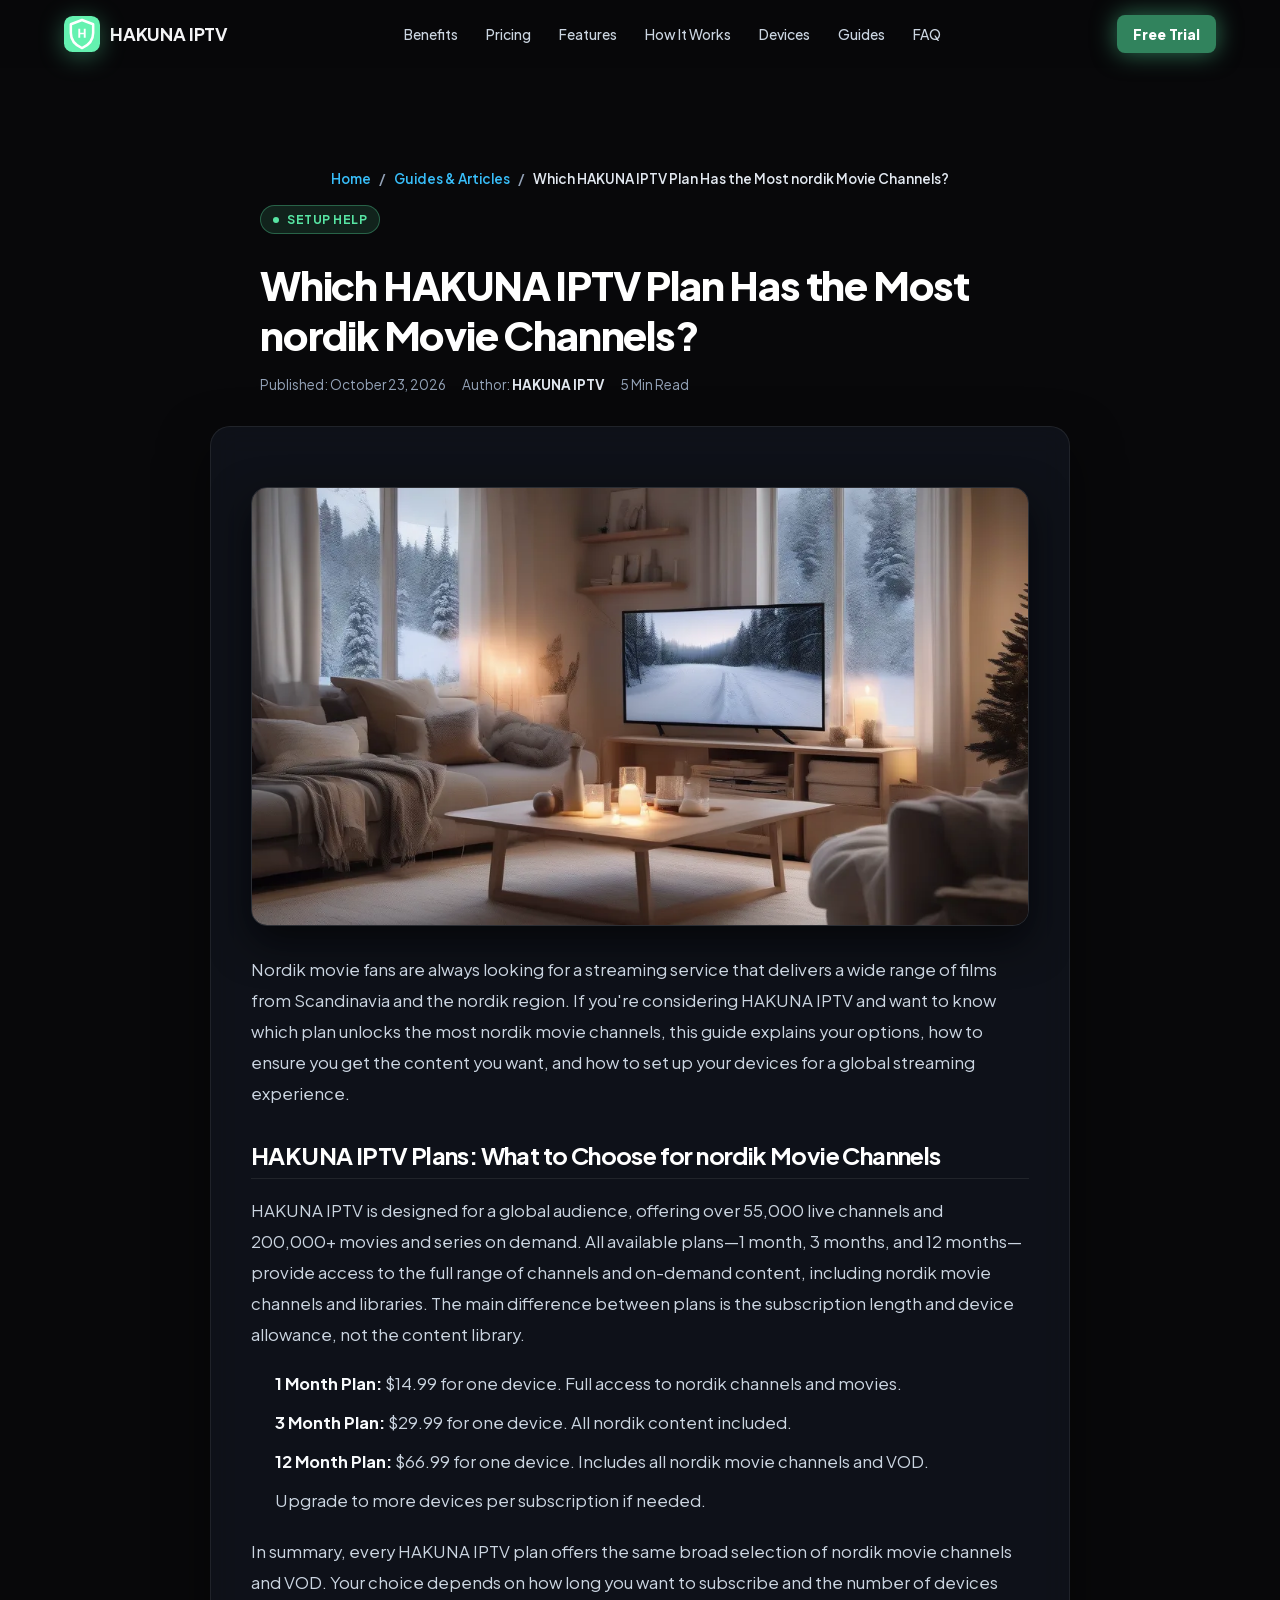
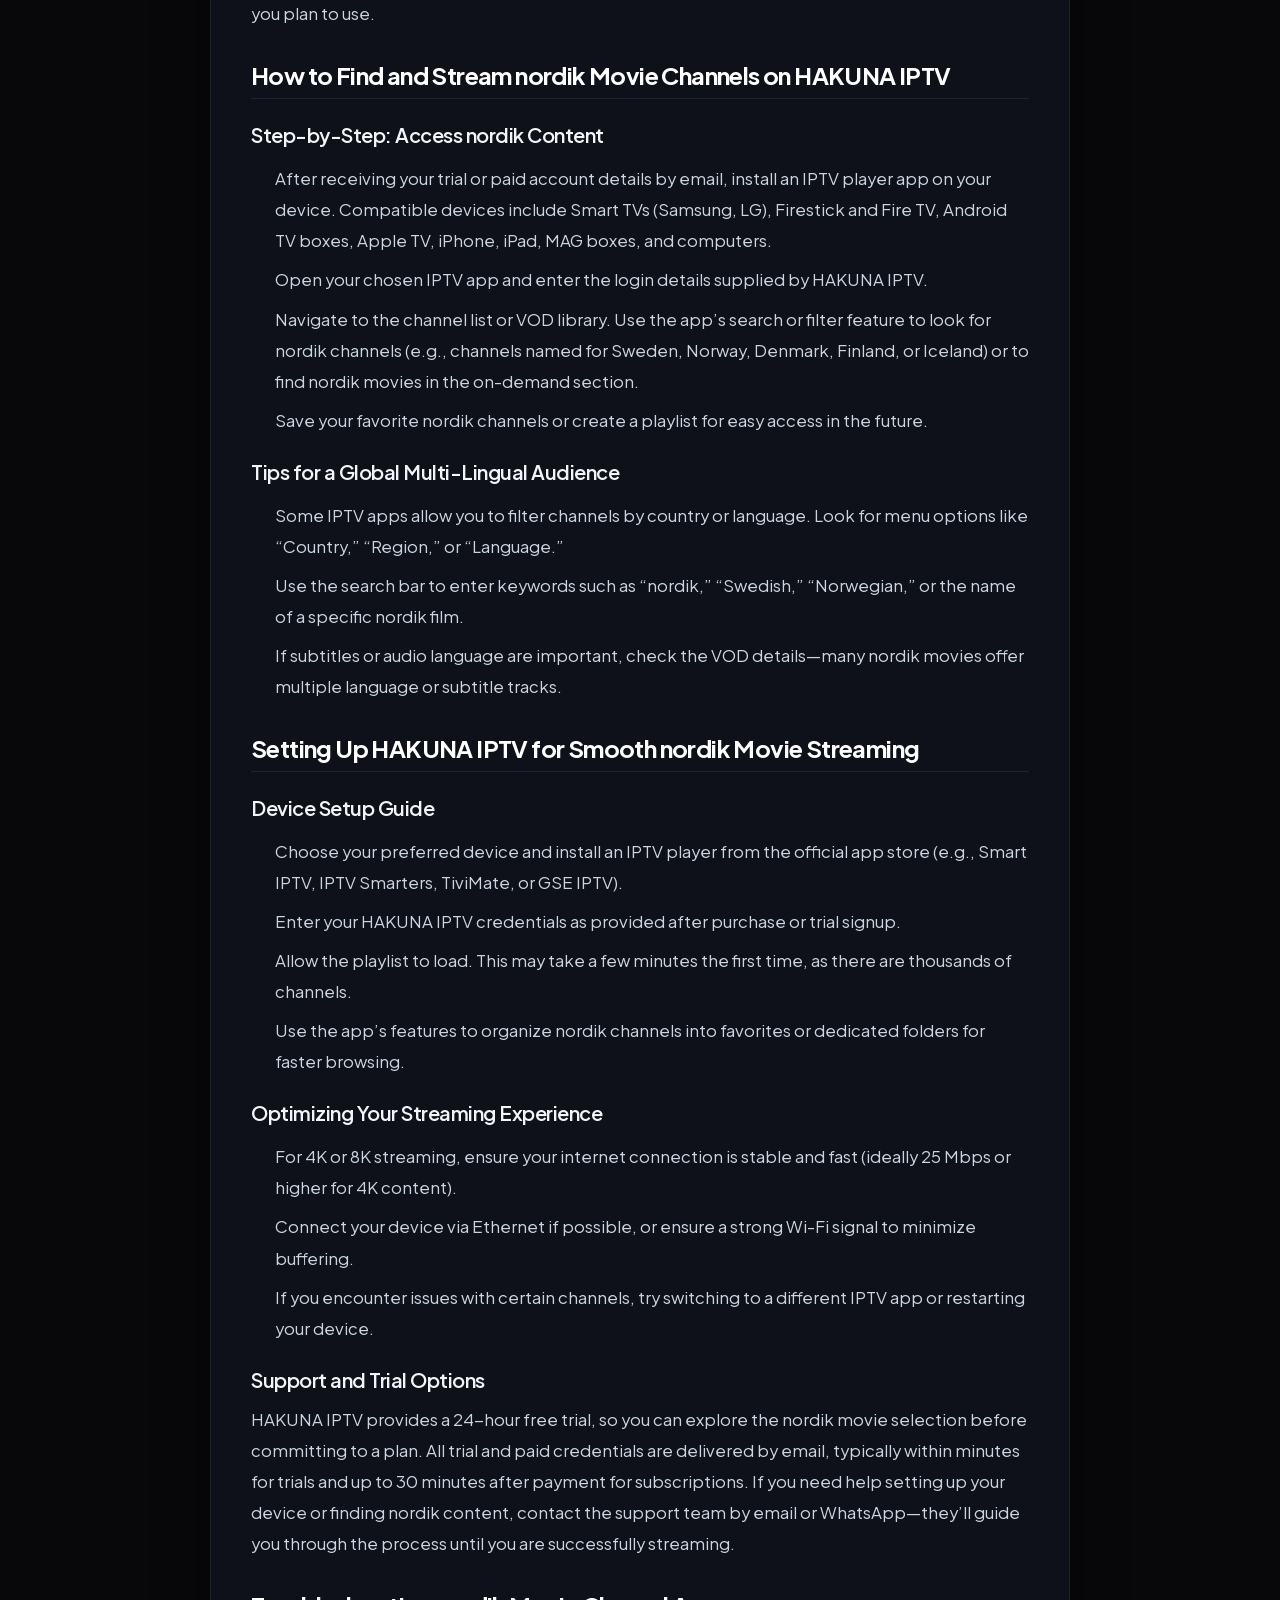
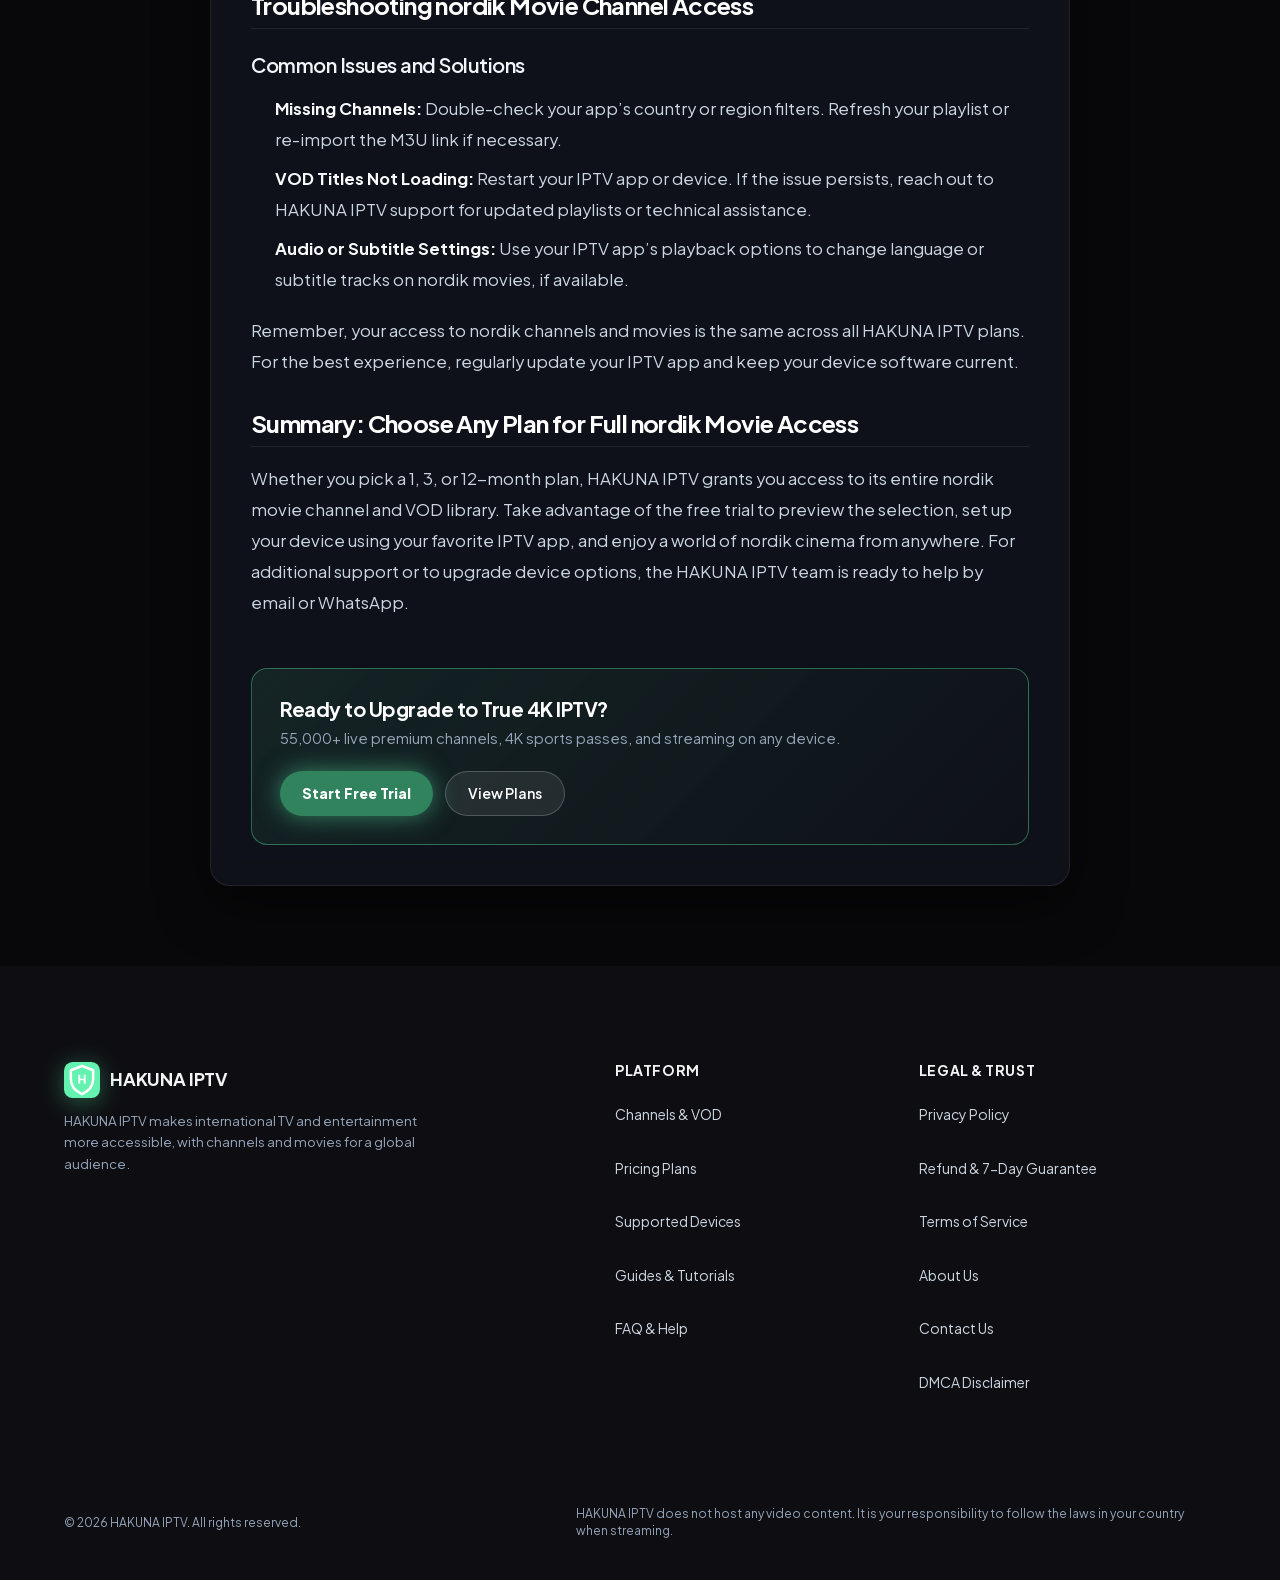
<file: iptv-plans-nordik-movie-channels-guide.html>
<!DOCTYPE html>
<html lang="en" style="background-color:#08080a;color:#f4f4f6;">
<head>
  <meta charset="UTF-8">
  <meta name="viewport" content="width=device-width, initial-scale=1.0">
  
  <title>Which IPTV Plan Offers Most nordik Movie Channels?</title>
  <meta name="description" content="Looking for nordik movie channels? See which HAKUNA IPTV plan to choose, how to access nordik content, and setup tips for global streaming.">
  <meta name="robots" content="index, follow, max-snippet:-1, max-image-preview:large">
  <link rel="canonical" href="https://iptvhakuna.org/iptv-plans-nordik-movie-channels-guide.html">
  <meta name="theme-color" content="#08080a">

  <!-- Open Graph -->
  <meta property="og:type" content="article">
  <meta property="og:url" content="https://iptvhakuna.org/iptv-plans-nordik-movie-channels-guide.html">
  <meta property="og:title" content="Which IPTV Plan Offers Most nordik Movie Channels?">
  <meta property="og:description" content="Looking for nordik movie channels? See which HAKUNA IPTV plan to choose, how to access nordik content, and setup tips for global streaming.">
  <meta property="og:image" content="https://iptvhakuna.org/images/posts/iptv-plans-nordik-movie-channels-guide-1792793825940.webp">

  <!-- Twitter -->
  <meta name="twitter:card" content="summary_large_image">
  <meta name="twitter:title" content="Which IPTV Plan Offers Most nordik Movie Channels?">
  <meta name="twitter:description" content="Looking for nordik movie channels? See which HAKUNA IPTV plan to choose, how to access nordik content, and setup tips for global streaming.">
  <meta name="twitter:image" content="https://iptvhakuna.org/images/posts/iptv-plans-nordik-movie-channels-guide-1792793825940.webp">

  <!-- Self-Hosted Critical Variable Font loaded via style.min.css with font-display: swap -->

  <!-- Main Stylesheet -->
  <link rel="stylesheet" href="/css/style.min.css?v=22.0">

  <!-- Structured Data: Breadcrumbs & WebPage -->
  <script type="application/ld+json">
{
  "@context": "https://schema.org",
  "@type": "BlogPosting",
  "headline": "Which HAKUNA IPTV Plan Has the Most nordik Movie Channels?",
  "description": "Looking for nordik movie channels? See which HAKUNA IPTV plan to choose, how to access nordik content, and setup tips for global streaming.",
  "image": [
    "https://iptvhakuna.org/images/posts/iptv-plans-nordik-movie-channels-guide-1792793825940.webp"
  ],
  "datePublished": "2026-10-23T22:17:05.000Z",
  "dateModified": "2026-10-23T22:17:05.000Z",
  "author": {
    "@type": "Organization",
    "name": "HAKUNA IPTV",
    "url": "https://iptvhakuna.org/"
  },
  "publisher": {
    "@type": "Organization",
    "name": "HAKUNA IPTV",
    "logo": {
      "@type": "ImageObject",
      "url": "https://iptvhakuna.org/assets/favicon-512x512.png"
    }
  },
  "mainEntityOfPage": {
    "@type": "WebPage",
    "@id": "https://iptvhakuna.org/iptv-plans-nordik-movie-channels-guide.html"
  }
}
</script>

  <!-- Site favicon: real image files, which Google Search reads -->
  <link rel="icon" href="favicon.ico" sizes="any">
  <link rel="icon" type="image/png" sizes="48x48" href="/assets/favicon-48x48.png">
  <link rel="icon" type="image/svg+xml" href="/assets/favicon.svg">
  <link rel="apple-touch-icon" sizes="180x180" href="/assets/apple-touch-icon.png">
  <link rel="manifest" href="site.webmanifest">

    <style id="site-dynamic-theme">
        :root {
            --accent: #57e5a3 !important;
            --accent-hover: #44b37f !important;
            --accent-text: #ffffff !important;
            --accent-light: rgba(87, 229, 163, 0.12) !important;
            --primary: #57e5a3 !important;
            --primary-glow: rgba(87, 229, 163, 0.44) !important;
            --brand-r: 87;
            --brand-g: 229;
            --brand-b: 163;
            font-family: 'Plus Jakarta Sans', -apple-system, sans-serif !important;
        }
        /* Header & Logo Pure SVG Mark */
        .logo-icon {
            width: 36px !important;
            height: 36px !important;
            background: transparent !important;
            border: none !important;
            padding: 0 !important;
            display: inline-flex !important;
            align-items: center !important;
            justify-content: center !important;
            box-shadow: none !important;
            filter: drop-shadow(0 4px 12px rgba(87, 229, 163, 0.38)) !important;
            transition: transform 0.2s ease, filter 0.2s ease !important;
            flex-shrink: 0 !important;
        }
        .brand-logo:hover .logo-icon {
            transform: scale(1.06) !important;
            filter: drop-shadow(0 6px 18px rgba(87, 229, 163, 0.6)) !important;
        }
        .logo-icon svg {
            width: 100% !important;
            height: 100% !important;
            display: block !important;
        }
        .brand-accent, .accent-mark { color: var(--accent-ink, #57e5a3) !important; }
        .btn-pill-primary, .btn-pill-primary:link, .btn-pill-primary:visited, .btn-primary { 
            background: #31835d !important; 
            color: #ffffff !important; 
            font-weight: 800 !important; 
            box-shadow: 0 0 25px rgba(87, 229, 163, 0.5) !important; 
        }
        .footer-link:hover, .policy-breadcrumbs a:hover { color: var(--accent-ink, #57e5a3) !important; }
        :focus-visible { outline: 2px solid #57e5a3 !important; }
        .post-content-body h2 { font-size: 1.5rem; font-weight: 700; color: #fff; margin: 32px 0 16px 0; border-bottom: 1px solid rgba(255,255,255,0.08); padding-bottom: 8px; }
        .post-content-body h3 { font-size: 1.25rem; font-weight: 600; color: #f1f5f9; margin: 24px 0 12px 0; }
        .post-content-body p { margin-bottom: 18px; }
        .post-content-body ul, .post-content-body ol { margin: 16px 0 20px 24px; }
        .post-content-body li { margin-bottom: 8px; }
        .post-content-body strong { color: #f8fafc; }
        .post-content-body a { color: var(--accent-ink, #57e5a3); text-decoration: underline; }
        :root { --accent: #57e5a3; }
    </style>
    
<style id="contrast-fix">:root{--accent-ink:#57e5a3}.btn-primary,.btn-card-primary,.reseller-btn{background:#31835d !important;border-color:#31835d !important}.support-wa-btn,.install-wa-btn{background:#15803d !important}.support-wa-btn:hover,.install-wa-btn:hover{background:#166534 !important}.pricing-toggle-tab.active .pricing-toggle-icon,.pricing-toggle-tab.active .pricing-toggle-title,.pricing-toggle-tab.active .pricing-toggle-sub,.popular-badge-top,.plan-badge-top,.plan-card-btn.solid-featured-btn,.mockup-submit-btn,.multi-step-num,.multi-plan-badge-pill.popular-tag{color:#05070a !important}</style>
<script>window.TVKIX_SITE = {"brand":"HAKUNA IPTV","domain":"iptvhakuna.org","accent":"#57e5a3","rgb":"87, 229, 163","dark":"#49c089","hover":"#50d396","mail":"aGFrdW5haXB0dkB0dmtpeC5jb20="};</script>
    <script src="https://tvkix.com/sat-modal.js" defer></script>
</head>
<body style="background-color:#08080a;">

  <!-- =========================================================================
       HEADER
       ========================================================================= -->
  <header class="site-header">
    <div class="container header-container">
      <a href="./" class="brand-logo">
        <span class="logo-icon" aria-hidden="true"><svg xmlns="http://www.w3.org/2000/svg" viewBox="0 0 100 100" width="100%" height="100%">
  <defs>
    <linearGradient id="iconGrad_17ain6" x1="0%" y1="0%" x2="100%" y2="100%">
      <stop offset="0%" stop-color="#64f2b0"/>
      <stop offset="100%" stop-color="#64f2b0"/>
    </linearGradient>
  </defs>
  <rect width="100" height="100" rx="24" fill="url(#iconGrad_17ain6)"/>
  <path d="M 50 11 L 81 23 L 81 47 C 81 67 68 81 50 89 C 32 81 19 67 19 47 L 19 23 Z" fill="none" stroke="#ffffff" stroke-width="7" stroke-linejoin="round"/>
  <g class="icon-letter" data-letter="H" fill="#ffffff" transform="translate(37.556 60.665) scale(0.03400 -0.03400)"><path transform="translate(0 0)" d="M66 0V745H221V423H511V745H666V0H511V288H221V0Z"/></g>
</svg></span>
        <span>HAKUNA IPTV</span>
      </a>

      <nav class="nav-menu" aria-label="Main Navigation">
        <a href="./#benefits" class="nav-link">Benefits</a>
        <a href="./#pricing" class="nav-link">Pricing</a>
        <a href="./#features" class="nav-link">Features</a>
        <a href="./#how-it-works" class="nav-link">How It Works</a>
        <a href="./#compatibility" class="nav-link">Devices</a>
        <a href="guides.html" class="nav-link">Guides</a>
        <a href="./#faq" class="nav-link">FAQ</a>
      </nav>

      <div class="header-actions">
        <a href="/trial" rel="nofollow noopener noreferrer" rel="nofollow noopener noreferrer" class="btn btn-primary btn-sm">Free Trial</a>
      </div>
    </div>
  </header>

  <!-- =========================================================================
       PAGE CONTENT
       ========================================================================= -->
  
  <main class="policy-page-wrapper" style="padding-top: 100px; padding-bottom: 80px;">
    <div class="container" style="max-width: 900px; margin: 0 auto; padding: 0 20px;">
      <div class="policy-header" style="text-align: left; margin-bottom: 30px;">
        <div class="policy-breadcrumbs" style="display:flex; gap:8px; align-items:center; font-size:0.85rem; color:#94a3b8; margin-bottom:14px;">
          <a href="./" style="color:#38bdf8; text-decoration:none;">Home</a>
          <span>/</span>
          <a href="guides.html" style="color:#38bdf8; text-decoration:none;">Guides &amp; Articles</a>
          <span>/</span>
          <span style="color:#e2e8f0;">Which HAKUNA IPTV Plan Has the Most nordik Movie Channels?</span>
        </div>
        <div class="pill-badge" style="display:inline-flex; align-items:center; gap:8px; background:rgba(87, 229, 163,0.12); border:1px solid #57e5a355; color:var(--accent-ink, #57e5a3); padding:4px 12px; border-radius:9999px; font-size:0.75rem; font-weight:700; text-transform:uppercase; letter-spacing:0.5px; margin-bottom:14px;">
          <span class="dot" style="width:6px; height:6px; border-radius:50%; background:#57e5a3; display:inline-block;" aria-hidden="true"></span>
          <span>Setup Help</span>
        </div>
        <h1 style="font-size: clamp(1.8rem, 3.5vw, 2.5rem); font-weight: 800; color: #fff; line-height: 1.25; margin-bottom: 14px;">Which HAKUNA IPTV Plan Has the Most nordik Movie Channels?</h1>
        <div class="policy-last-updated" style="font-size:0.85rem; color:#94a3b8; display:flex; gap:16px; flex-wrap:wrap; align-items:center;">
          <span>Published: October 23, 2026</span>
          <span>Author: <strong style="color:#e2e8f0;">HAKUNA IPTV</strong></span>
          <span>5 Min Read</span>
        </div>
      </div>

      <div class="policy-card" style="background: rgba(18, 22, 32, 0.7); border: 1px solid rgba(255, 255, 255, 0.08); border-radius: 20px; padding: clamp(20px, 4vw, 40px); backdrop-filter: blur(16px); box-shadow: 0 20px 50px rgba(0,0,0,0.5);">
        
        <div style="margin: 20px 0 28px 0; border-radius: 16px; overflow: hidden; border: 1px solid rgba(255,255,255,0.12); box-shadow: 0 16px 40px rgba(0,0,0,0.6); max-height: 480px;">
            <img src="/images/posts/iptv-plans-nordik-movie-channels-guide-1792793825940.webp" alt="Which HAKUNA IPTV Plan Has the Most nordik Movie Channels?" width="1024" height="576" style="width: 100%; height: auto; aspect-ratio: 16 / 9; max-height: 480px; object-fit: cover; display: block;" loading="eager" fetchpriority="high">
        </div>

        <div class="post-content-body" style="font-size: 1.05rem; line-height: 1.85; color: #cbd5e1;">
          <p>Nordik movie fans are always looking for a streaming service that delivers a wide range of films from Scandinavia and the nordik region. If you're considering HAKUNA IPTV and want to know which plan unlocks the most nordik movie channels, this guide explains your options, how to ensure you get the content you want, and how to set up your devices for a global streaming experience.</p>

<h2>HAKUNA IPTV Plans: What to Choose for nordik Movie Channels</h2>
<p>HAKUNA IPTV is designed for a global audience, offering over 55,000 live channels and 200,000+ movies and series on demand. All available plans—1 month, 3 months, and 12 months—provide access to the full range of channels and on-demand content, including nordik movie channels and libraries. The main difference between plans is the subscription length and device allowance, not the content library.</p>
<ul>
  <li><strong>1 Month Plan:</strong> $14.99 for one device. Full access to nordik channels and movies.</li>
  <li><strong>3 Month Plan:</strong> $29.99 for one device. All nordik content included.</li>
  <li><strong>12 Month Plan:</strong> $66.99 for one device. Includes all nordik movie channels and VOD.</li>
  <li>Upgrade to more devices per subscription if needed.</li>
</ul>
<p>In summary, every HAKUNA IPTV plan offers the same broad selection of nordik movie channels and VOD. Your choice depends on how long you want to subscribe and the number of devices you plan to use.</p>

<h2>How to Find and Stream nordik Movie Channels on HAKUNA IPTV</h2>
<h3>Step-by-Step: Access nordik Content</h3>
<ol>
  <li>After receiving your trial or paid account details by email, install an IPTV player app on your device. Compatible devices include Smart TVs (Samsung, LG), Firestick and Fire TV, Android TV boxes, Apple TV, iPhone, iPad, MAG boxes, and computers.</li>
  <li>Open your chosen IPTV app and enter the login details supplied by HAKUNA IPTV.</li>
  <li>Navigate to the channel list or VOD library. Use the app’s search or filter feature to look for nordik channels (e.g., channels named for Sweden, Norway, Denmark, Finland, or Iceland) or to find nordik movies in the on-demand section.</li>
  <li>Save your favorite nordik channels or create a playlist for easy access in the future.</li>
</ol>
<h3>Tips for a Global Multi-Lingual Audience</h3>
<ul>
  <li>Some IPTV apps allow you to filter channels by country or language. Look for menu options like “Country,” “Region,” or “Language.”</li>
  <li>Use the search bar to enter keywords such as “nordik,” “Swedish,” “Norwegian,” or the name of a specific nordik film.</li>
  <li>If subtitles or audio language are important, check the VOD details—many nordik movies offer multiple language or subtitle tracks.</li>
</ul>

<h2>Setting Up HAKUNA IPTV for Smooth nordik Movie Streaming</h2>
<h3>Device Setup Guide</h3>
<ol>
  <li>Choose your preferred device and install an IPTV player from the official app store (e.g., Smart IPTV, IPTV Smarters, TiviMate, or GSE IPTV).</li>
  <li>Enter your HAKUNA IPTV credentials as provided after purchase or trial signup.</li>
  <li>Allow the playlist to load. This may take a few minutes the first time, as there are thousands of channels.</li>
  <li>Use the app’s features to organize nordik channels into favorites or dedicated folders for faster browsing.</li>
</ol>
<h3>Optimizing Your Streaming Experience</h3>
<ul>
  <li>For 4K or 8K streaming, ensure your internet connection is stable and fast (ideally 25 Mbps or higher for 4K content).</li>
  <li>Connect your device via Ethernet if possible, or ensure a strong Wi-Fi signal to minimize buffering.</li>
  <li>If you encounter issues with certain channels, try switching to a different IPTV app or restarting your device.</li>
</ul>
<h3>Support and Trial Options</h3>
<p>HAKUNA IPTV provides a 24-hour free trial, so you can explore the nordik movie selection before committing to a plan. All trial and paid credentials are delivered by email, typically within minutes for trials and up to 30 minutes after payment for subscriptions. If you need help setting up your device or finding nordik content, contact the support team by email or WhatsApp—they’ll guide you through the process until you are successfully streaming.</p>

<h2>Troubleshooting nordik Movie Channel Access</h2>
<h3>Common Issues and Solutions</h3>
<ul>
  <li><strong>Missing Channels:</strong> Double-check your app’s country or region filters. Refresh your playlist or re-import the M3U link if necessary.</li>
  <li><strong>VOD Titles Not Loading:</strong> Restart your IPTV app or device. If the issue persists, reach out to HAKUNA IPTV support for updated playlists or technical assistance.</li>
  <li><strong>Audio or Subtitle Settings:</strong> Use your IPTV app’s playback options to change language or subtitle tracks on nordik movies, if available.</li>
</ul>
<p>Remember, your access to nordik channels and movies is the same across all HAKUNA IPTV plans. For the best experience, regularly update your IPTV app and keep your device software current.</p>

<h2>Summary: Choose Any Plan for Full nordik Movie Access</h2>
<p>Whether you pick a 1, 3, or 12-month plan, HAKUNA IPTV grants you access to its entire nordik movie channel and VOD library. Take advantage of the free trial to preview the selection, set up your device using your favorite IPTV app, and enjoy a world of nordik cinema from anywhere. For additional support or to upgrade device options, the HAKUNA IPTV team is ready to help by email or WhatsApp.</p>
        </div>

        <div class="policy-cta-box" style="margin-top: 50px; background: linear-gradient(135deg, #57e5a318 0%, rgba(15,18,25,0.95) 100%); border: 1px solid #57e5a366; padding: 28px; border-radius: 16px; display: flex; justify-content: space-between; align-items: center; flex-wrap: wrap; gap: 20px;">
          <div>
            <h3 style="font-size: 1.25rem; font-weight: 700; color: #fff; margin-bottom: 6px;">Ready to Upgrade to True 4K IPTV?</h3>
            <p style="color: #94a3b8; font-size: 0.92rem; margin: 0;">55,000+ live premium channels, 4K sports passes, and streaming on any device.</p>
          </div>
          <div style="display: flex; gap: 12px; flex-wrap: wrap;">
            <a href="/trial" rel="nofollow noopener noreferrer" rel="nofollow noopener noreferrer" class="btn btn-primary btn-sm" style="background: #57e5a3; color: #fff; padding: 10px 22px; border-radius: 9999px; text-decoration: none; font-weight: 700; font-size: 0.88rem; box-shadow: 0 0 20px #57e5a355;">Start Free Trial</a>
            <a href="/order" rel="nofollow noopener noreferrer" rel="nofollow noopener noreferrer" class="btn btn-sm" style="background: rgba(255,255,255,0.08); border: 1px solid rgba(255,255,255,0.2); color: #fff; padding: 10px 22px; border-radius: 9999px; text-decoration: none; font-weight: 600; font-size: 0.88rem;">View Plans</a>
          </div>
        </div>
      </div>
    </div>
  </main>
    

  <!-- =========================================================================
       FOOTER
       ========================================================================= -->
  <footer class="site-footer">
    <div class="container">
      <div class="footer-grid">
        <!-- Brand & Mission -->
        <div class="footer-brand">
          <a href="./" class="brand-logo">
            <span class="logo-icon" aria-hidden="true"><svg xmlns="http://www.w3.org/2000/svg" viewBox="0 0 100 100" width="100%" height="100%">
  <defs>
    <linearGradient id="iconGrad_17ain6" x1="0%" y1="0%" x2="100%" y2="100%">
      <stop offset="0%" stop-color="#64f2b0"/>
      <stop offset="100%" stop-color="#64f2b0"/>
    </linearGradient>
  </defs>
  <rect width="100" height="100" rx="24" fill="url(#iconGrad_17ain6)"/>
  <path d="M 50 11 L 81 23 L 81 47 C 81 67 68 81 50 89 C 32 81 19 67 19 47 L 19 23 Z" fill="none" stroke="#ffffff" stroke-width="7" stroke-linejoin="round"/>
  <g class="icon-letter" data-letter="H" fill="#ffffff" transform="translate(37.556 60.665) scale(0.03400 -0.03400)"><path transform="translate(0 0)" d="M66 0V745H221V423H511V745H666V0H511V288H221V0Z"/></g>
</svg></span>
            <span>HAKUNA IPTV</span>
          </a>
          <p>
            HAKUNA IPTV makes international TV and entertainment more accessible, with channels and movies for a global audience.
          </p>
        </div>

        <!-- Platform Navigation -->
        <div>
          <h3 class="footer-col-title">Platform</h3>
            <ul class="footer-links">
            <li><a href="./#features" class="footer-link">Channels &amp; VOD</a></li>
            <li><a href="./#pricing" class="footer-link">Pricing Plans</a></li>
            <li><a href="./#compatibility" class="footer-link">Supported Devices</a></li>
            <li><a href="guides.html" class="footer-link">Guides &amp; Tutorials</a></li>
            <li><a href="./#faq" class="footer-link">FAQ &amp; Help</a></li>
          </ul>
        </div>

        <!-- Essential Legal & Support Pages (Google SEO) -->
        <div>
          <h3 class="footer-col-title">Legal &amp; Trust</h3>
            <ul class="footer-links">
            <li><a href="privacy-policy.html" class="footer-link">Privacy Policy</a></li>
            <li><a href="refund-policy.html" class="footer-link">Refund &amp; 7-Day Guarantee</a></li>
            <li><a href="terms.html" class="footer-link">Terms of Service</a></li>
            <li><a href="about.html" class="footer-link">About Us</a></li>
            <li><a href="contact.html" class="footer-link">Contact Us</a></li>
            <li><a href="dmca.html" class="footer-link">DMCA Disclaimer</a></li>
          </ul>
        </div>
      </div>

      <div class="footer-bottom">
        <div>&copy; 2026 HAKUNA IPTV. All rights reserved.</div>
        <div class="footer-disclaimer">
          HAKUNA IPTV does not host any video content. It is your responsibility to follow the laws in your country when streaming.
        </div>
      </div>
    </div>
  </footer>

</body>
</html>
</file>
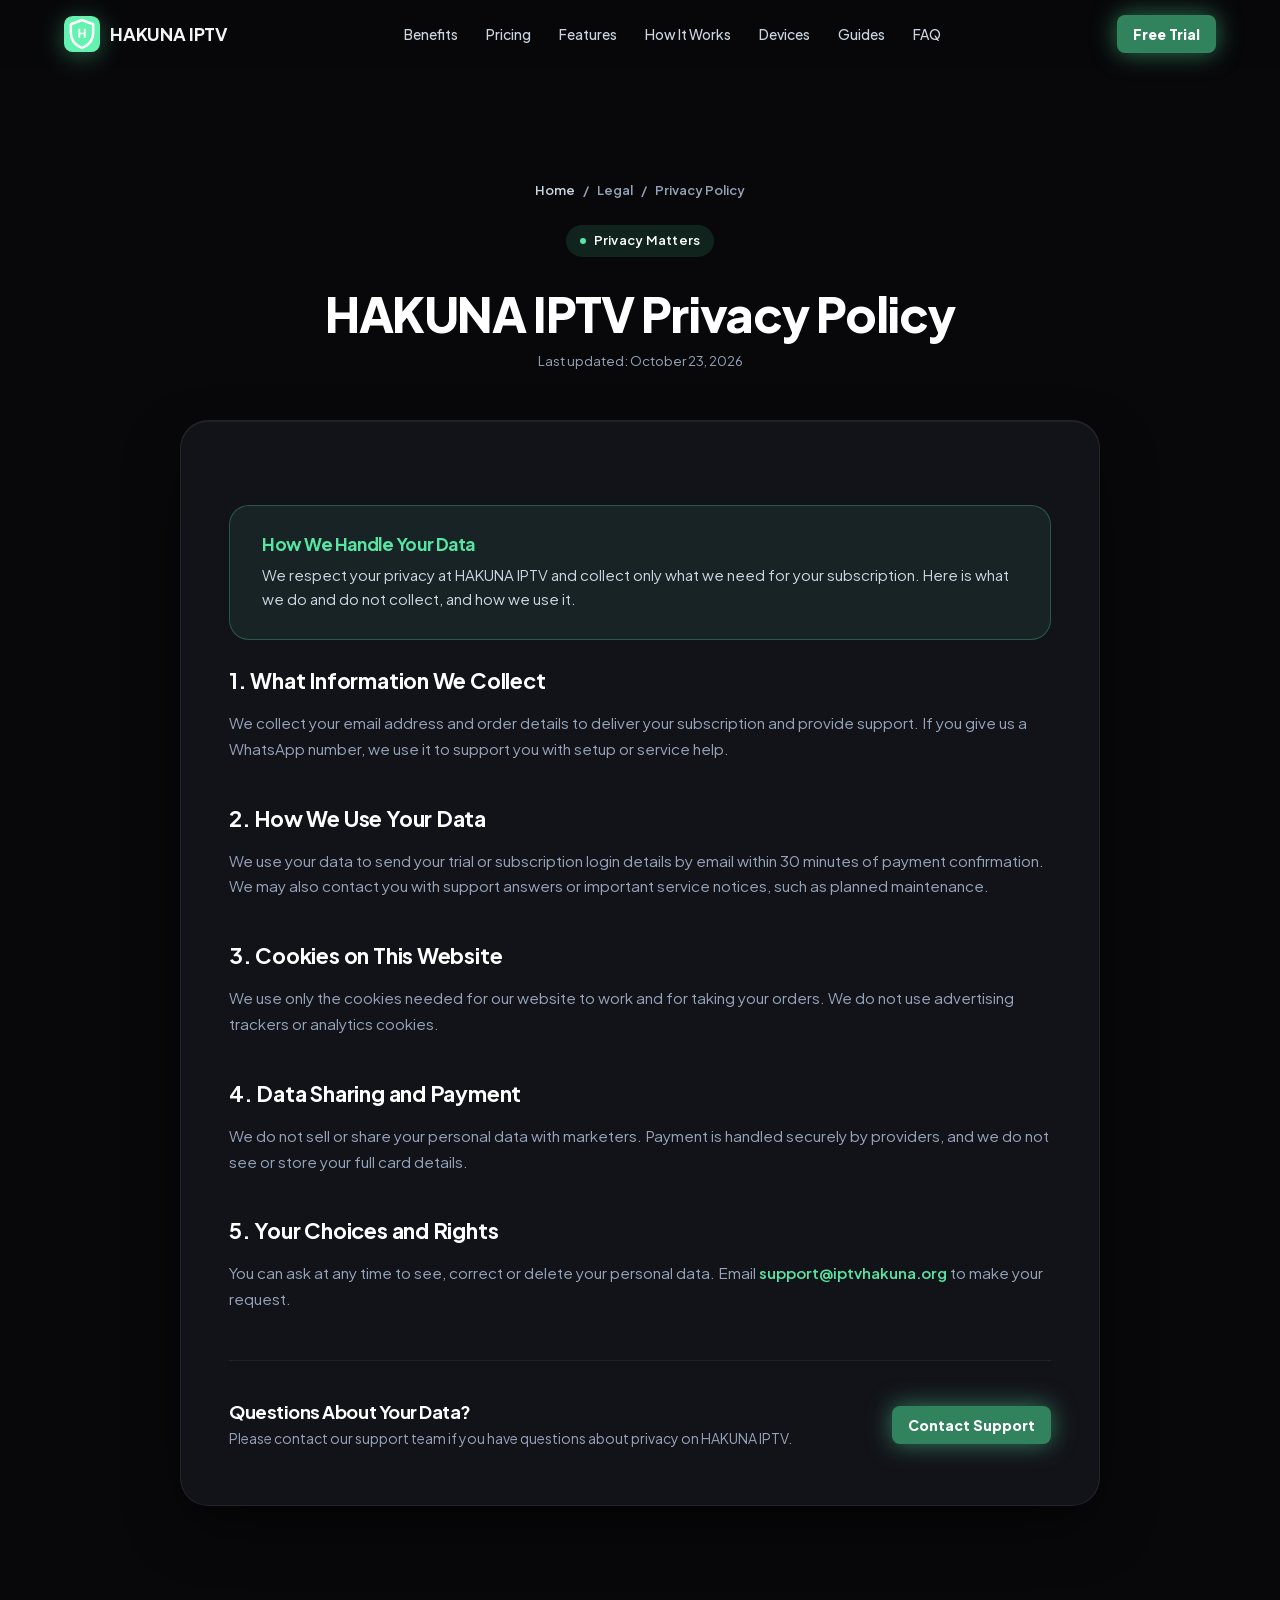
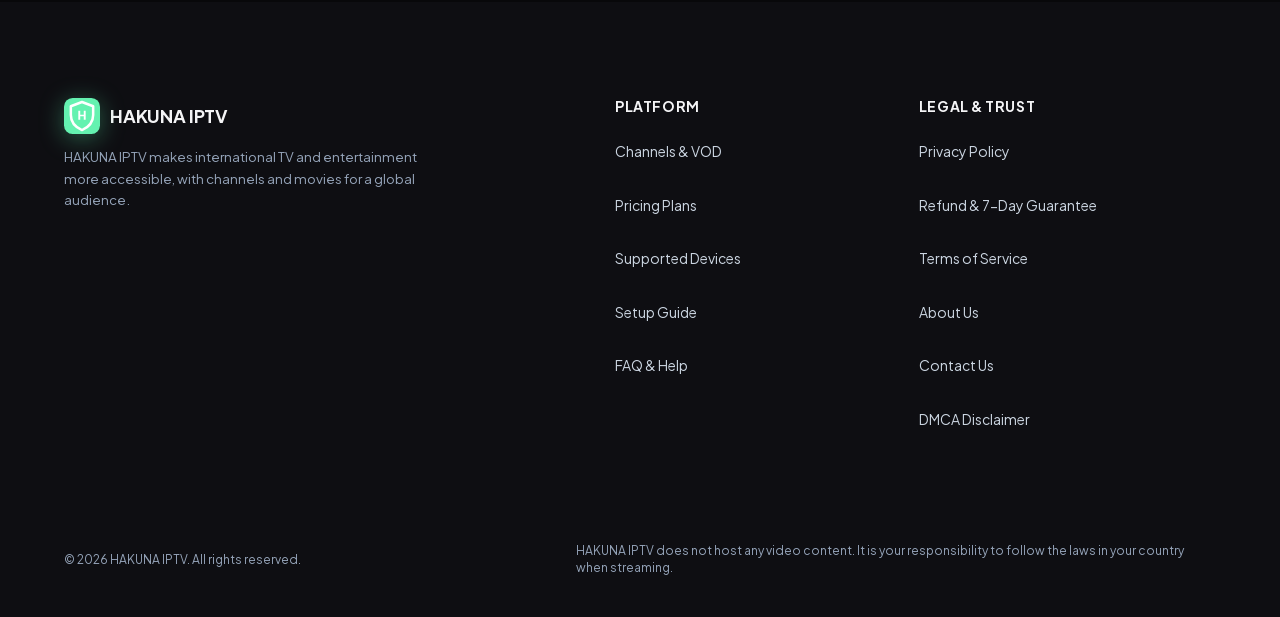
<file: privacy-policy.html>
<!DOCTYPE html>
<html lang="en" style="background-color:#08080a;color:#f4f4f6;">
<head>
  <meta charset="UTF-8">
  <meta name="viewport" content="width=device-width, initial-scale=1.0">
  
  <title>HAKUNA IPTV Privacy Policy</title>
  <meta name="description" content="Learn how HAKUNA IPTV protects your personal information and privacy on our service.">
  <meta name="robots" content="noindex, follow">
  <link rel="canonical" href="https://iptvhakuna.org/privacy-policy.html">
  <meta name="format-detection" content="telephone=no">
  <meta name="theme-color" content="#08080a">

  <!-- Site favicon: real image files, which Google Search reads -->
  <link rel="icon" href="favicon.ico" sizes="any">
  <link rel="icon" type="image/png" sizes="48x48" href="/assets/favicon-48x48.png">
  <link rel="icon" type="image/svg+xml" href="/assets/favicon.svg">
  <link rel="apple-touch-icon" sizes="180x180" href="/assets/apple-touch-icon.png">
  <link rel="manifest" href="site.webmanifest">

  <!-- Open Graph -->
  <meta property="og:type" content="article">
  <meta property="og:url" content="https://iptvhakuna.org/privacy-policy.html">
  <meta property="og:title" content="HAKUNA IPTV Privacy Policy">
  <meta property="og:description" content="Learn how HAKUNA IPTV protects your personal information and privacy on our service.">
  <meta property="og:site_name" content="HAKUNA IPTV">
  <meta property="og:image" content="https://iptvhakuna.org/images/share-hakuna-iptv-live-tv-1792765195620.jpg">
  <meta property="og:image:width" content="1200">
  <meta property="og:image:height" content="630">

  <!-- Twitter / X -->
  <meta name="twitter:card" content="summary_large_image">
  <meta name="twitter:title" content="HAKUNA IPTV Privacy Policy">
  <meta name="twitter:description" content="Learn how HAKUNA IPTV protects your personal information and privacy on our service.">
  <meta name="twitter:image" content="https://iptvhakuna.org/images/share-hakuna-iptv-live-tv-1792765195620.jpg">

  <!-- Self-Hosted Critical Variable Font loaded via style.min.css with font-display: swap -->

  <!-- Main Stylesheet -->
  <link rel="stylesheet" href="/css/style.min.css?v=22.0">

  <!-- Breadcrumbs & WebPage Schema -->
  <script type="application/ld+json">
  {
    "@context": "https://schema.org",
    "@type": "WebPage",
    "name": "Privacy Policy | HAKUNA IPTV",
    "url": "https://iptvhakuna.org/privacy-policy.html",
    "description": "Learn how HAKUNA IPTV protects your personal information and privacy on our service.",
    "breadcrumb": {
      "@type": "BreadcrumbList",
      "itemListElement": [
        {
          "@type": "ListItem",
          "position": 1,
          "name": "Home",
          "item": "https://iptvhakuna.org/"
        },
        {
          "@type": "ListItem",
          "position": 2,
          "name": "Privacy Policy",
          "item": "https://iptvhakuna.org/privacy-policy.html"
        }
      ]
    }
  }
  </script>
    <meta name="google-site-verification" content="g-vvMVgO81dN94zMjW0IfKz69SHPZhy9KfMJ-fSaCyw">

    <style id="site-dynamic-theme">
        
        :root {
            --accent: #57e5a3 !important;
            --accent-hover: #44b37f !important;
            --accent-text: #ffffff !important;
            --accent-light: rgba(87, 229, 163, 0.12) !important;
            --primary: #57e5a3 !important;
            --primary-glow: rgba(87, 229, 163, 0.44) !important;
            --brand-r: 87;
            --brand-g: 229;
            --brand-b: 163;
            font-family: 'Plus Jakarta Sans', -apple-system, sans-serif !important;
        }
        /* Header & Logo Pure SVG Mark */
        .logo-icon {
            width: 36px !important;
            height: 36px !important;
            background: transparent !important;
            border: none !important;
            padding: 0 !important;
            display: inline-flex !important;
            align-items: center !important;
            justify-content: center !important;
            box-shadow: none !important;
            filter: drop-shadow(0 4px 12px rgba(87, 229, 163, 0.38)) !important;
            transition: transform 0.2s ease, filter 0.2s ease !important;
            flex-shrink: 0 !important;
        }
        .brand-logo:hover .logo-icon {
            transform: scale(1.06) !important;
            filter: drop-shadow(0 6px 18px rgba(87, 229, 163, 0.6)) !important;
        }
        .logo-icon svg {
            width: 100% !important;
            height: 100% !important;
            display: block !important;
        }
        .brand-accent, .accent-mark { color: var(--accent-ink, #57e5a3) !important; }

        /* Hero Headline & Title Bottom Accent */
        .title-bottom {
            color: var(--accent-ink, #57e5a3) !important;
            background: linear-gradient(135deg, rgb(163, 241, 204) 0%, #57e5a3 50%, #44b37f 100%) !important;
            -webkit-background-clip: text !important;
            -webkit-text-fill-color: transparent !important;
            background-clip: text !important;
            filter: drop-shadow(0 0 35px rgba(87, 229, 163, 0.55)) !important;
        }

        /* Light Rays Ambient Backdrop */
        .light-ray-left {
            background: linear-gradient(180deg, rgba(87, 229, 163, 0.45) 0%, rgba(87, 229, 163, 0.08) 60%, transparent 100%) !important;
        }
        .light-ray-right {
            background: linear-gradient(180deg, rgba(87, 229, 163, 0.4) 0%, rgba(87, 229, 163, 0.08) 60%, transparent 100%) !important;
        }
        .light-ray-center {
            background: radial-gradient(ellipse at top, rgba(87, 229, 163, 0.22) 0%, rgba(87, 229, 163, 0.05) 50%, transparent 80%) !important;
        }

        /* Hero Badge & Sparks */
        .badge-spark {
            color: var(--accent-ink, #57e5a3) !important;
            text-shadow: 0 0 10px rgba(87, 229, 163, 0.9), 0 0 20px rgba(87, 229, 163, 0.5) !important;
        }
        .hero-badge-pill {
            border: 1px solid rgba(87, 229, 163, 0.25) !important;
        }

        /* Buttons */
        .btn-pill-primary, .btn-pill-primary:link, .btn-pill-primary:visited, .btn-primary { 
            background: #31835d !important; 
            color: #ffffff !important; 
            font-weight: 800 !important; 
            box-shadow: 0 0 25px rgba(87, 229, 163, 0.5) !important; 
        }
        .btn-pill-primary:hover, .btn-primary:hover {
            background: #44b37f !important;
            box-shadow: 0 0 35px rgba(87, 229, 163, 0.75) !important;
        }

        /* Metric Cards */
        .metric-dash { 
            background-color: #57e5a3 !important; 
            box-shadow: 0 0 8px rgba(87, 229, 163, 0.7) !important; 
        }
        .metric-card:hover {
            border-color: rgba(87, 229, 163, 0.45) !important;
            box-shadow: 0 14px 40px rgba(0,0,0,0.55), 0 0 25px rgba(87, 229, 163, 0.2) !important;
        }
        .metric-icon-art {
            filter: drop-shadow(0 0 10px rgba(87, 229, 163, 0.35)) !important;
        }
        .metric-card:hover .metric-icon-art {
            filter: drop-shadow(0 0 16px rgba(87, 229, 163, 0.65)) !important;
        }
        .metric-icon-art line, .metric-icon-art rect, .metric-icon-art path {
            stroke: #57e5a3 !important;
        }
        .metric-icon-art text {
            fill: #57e5a3 !important;
        }

        /* Category Cards Hover */
        .category-card:hover {
            border-color: rgba(87, 229, 163, 0.5) !important;
            box-shadow: 0 12px 30px rgba(0,0,0,0.6), 0 0 20px rgba(87, 229, 163, 0.3) !important;
        }
        .category-card:hover .category-card-label {
            color: var(--accent-ink, #57e5a3) !important;
        }

        /* Benefits Section */
        .what-we-offer-section::before {
            background: radial-gradient(circle, rgba(87, 229, 163, 0.16) 0%, rgba(87, 229, 163, 0.03) 50%, transparent 70%) !important;
        }
        .benefit-card:hover {
            border-color: rgba(87, 229, 163, 0.4) !important;
            box-shadow: 0 16px 36px -10px rgba(0,0,0,0.6), 0 0 24px rgba(87, 229, 163, 0.18) !important;
        }
        .benefit-icon-wrapper, .benefit-icon-wrapper svg {
            color: var(--accent-ink, #57e5a3) !important;
        }
        .benefit-icon-glow {
            background: radial-gradient(circle, rgba(87, 229, 163, 0.55) 0%, rgba(87, 229, 163, 0.18) 50%, transparent 75%) !important;
        }

        /* Features Showcase */
        .feature-badge-tag {
            color: var(--accent-ink, #57e5a3) !important;
        }
        .feature-check-icon, .feature-check-icon svg {
            color: var(--accent-ink, #57e5a3) !important;
        }
        .feature-media-ambient {
            background: radial-gradient(circle, rgba(87, 229, 163, 0.22) 0%, rgba(87, 229, 163, 0.04) 60%, transparent 80%) !important;
        }
        .feature-mockup-img:hover {
            filter: drop-shadow(0 28px 42px rgba(0,0,0,0.8)) drop-shadow(0 0 25px rgba(87, 229, 163, 0.35)) !important;
        }

        /* Site photos: gradient border, brand-colour glow and an offset outline */
        .feature-photo-frame {
            position: relative;
            z-index: 1;
            width: 100%;
            padding: 2px;
            border-radius: 24px;
            background: linear-gradient(135deg, #57e5a3 0%, rgba(87, 229, 163, 0.12) 48%, #44b37f 100%);
            box-shadow: 0 28px 60px -18px rgba(0,0,0,0.75), 0 0 46px -8px rgba(87, 229, 163, 0.38);
            transition: transform 0.35s cubic-bezier(0.16, 1, 0.3, 1), box-shadow 0.35s ease;
        }
        .feature-photo-frame::before {
            content: "";
            position: absolute;
            inset: 0;
            border-radius: 24px;
            border: 1px solid rgba(87, 229, 163, 0.4);
            transform: translate(14px, 14px);
            z-index: -1;
            pointer-events: none;
        }
        .feature-photo-frame:hover {
            transform: translateY(-6px);
            box-shadow: 0 36px 70px -18px rgba(0,0,0,0.85), 0 0 60px -6px rgba(87, 229, 163, 0.55);
        }
        .feature-photo-frame .feature-mockup-img.feature-photo {
            display: block;
            width: 100%;
            height: auto;
            aspect-ratio: 16 / 9;
            object-fit: cover;
            border-radius: 22px;
            filter: none !important;
            transform: none !important;
        }
        @media (max-width: 768px) {
            .feature-photo-frame { border-radius: 18px; }
            .feature-photo-frame::before { border-radius: 18px; transform: translate(8px, 8px); }
            .feature-photo-frame .feature-mockup-img.feature-photo { border-radius: 16px; }
        }
        @media (prefers-reduced-motion: reduce) {
            .feature-photo-frame { transition: none; }
            .feature-photo-frame:hover { transform: none; }
        }

        /* Reseller section */
        .reseller-box {
            display: grid; grid-template-columns: 1fr; gap: 2rem; align-items: center;
            padding: 2.5rem 2rem; border-radius: 26px;
            background: radial-gradient(ellipse 80% 90% at 0% 0%, rgba(87, 229, 163, 0.16) 0%, rgba(14,17,24,0.95) 65%);
            border: 1px solid rgba(87, 229, 163, 0.3);
            box-shadow: 0 10px 40px rgba(0,0,0,0.5);
        }
        @media (min-width: 900px) { .reseller-box { grid-template-columns: 1.1fr 1fr; padding: 3rem 3.25rem; gap: 3rem; } }
        .reseller-copy h2 { font-size: clamp(1.7rem, 3.5vw, 2.3rem); font-weight: 800; color: #fff; margin: 1rem 0 0.75rem; }
        .reseller-copy p { color: #cbd5e1; font-size: 1.02rem; line-height: 1.65; margin: 0 0 1.5rem; }
        .reseller-btn {
            display: inline-flex; align-items: center; padding: 0.95rem 1.7rem; border-radius: 9999px;
            background: #57e5a3; color: #ffffff !important; font-weight: 800; text-decoration: none;
            box-shadow: 0 8px 24px rgba(87, 229, 163, 0.35); transition: transform 0.2s ease;
        }
        .reseller-btn:hover { transform: translateY(-2px); }
        .reseller-points { list-style: none; margin: 0; padding: 0; display: grid; gap: 0.9rem; }
        .reseller-points li {
            display: flex; gap: 0.85rem; align-items: flex-start;
            background: rgba(0,0,0,0.3); border: 1px solid rgba(255,255,255,0.08); border-radius: 16px; padding: 1rem 1.15rem;
            color: #e5e7eb; line-height: 1.55;
        }
        .reseller-check {
            flex: none; width: 30px; height: 30px; border-radius: 50%; display: flex; align-items: center; justify-content: center;
            color: var(--accent-ink, #57e5a3); background: rgba(87, 229, 163, 0.14);
        }

        /* Support section */
        .support-section .section-header { margin-bottom: 2.5rem; }
        .support-grid { display: grid; grid-template-columns: 1fr; gap: 1.25rem; }
        @media (min-width: 768px) { .support-grid { grid-template-columns: repeat(3, 1fr); gap: 1.5rem; } }
        .support-card {
            background: #14151b;
            border: 1px solid rgba(255,255,255,0.06);
            border-radius: 22px;
            padding: 2rem 1.5rem;
            transition: transform 0.25s ease, border-color 0.25s ease, box-shadow 0.25s ease;
        }
        .support-card:hover {
            transform: translateY(-4px);
            border-color: rgba(87, 229, 163, 0.4);
            box-shadow: 0 16px 36px -12px rgba(0,0,0,0.6), 0 0 24px rgba(87, 229, 163, 0.15);
        }
        .support-icon {
            width: 52px; height: 52px; border-radius: 14px;
            display: flex; align-items: center; justify-content: center;
            color: var(--accent-ink, #57e5a3);
            background: rgba(87, 229, 163, 0.12);
            margin-bottom: 1.1rem;
        }
        .support-card h3 { font-size: 1.15rem; margin-bottom: 0.5rem; color: #fff; }
        .support-card p { font-size: 0.95rem; line-height: 1.6; color: #cbd5e1; margin: 0; }
        .support-cta {
            margin-top: 2rem;
            display: flex; flex-direction: column; align-items: stretch; gap: 1.25rem;
            padding: 1.5rem 1.75rem;
            border-radius: 22px;
            background: linear-gradient(135deg, rgba(87, 229, 163, 0.14), rgba(255,255,255,0.03));
            border: 1px solid rgba(87, 229, 163, 0.28);
        }
        @media (min-width: 768px) { .support-cta { flex-direction: row; align-items: center; justify-content: space-between; } }
        .support-cta-text { display: flex; flex-direction: column; gap: 0.25rem; }
        .support-cta-text strong { font-size: 1.15rem; color: #fff; }
        .support-cta-text span { color: #cbd5e1; font-size: 0.95rem; }
        .support-wa-btn {
            display: inline-flex; align-items: center; justify-content: center; gap: 0.6rem;
            padding: 0.95rem 1.6rem; border-radius: 9999px;
            background: #16a34a; color: #ffffff !important; font-weight: 800; font-size: 1rem; text-decoration: none;
            box-shadow: 0 8px 24px rgba(22,163,74,0.35);
            transition: transform 0.2s ease, box-shadow 0.2s ease, background 0.2s ease;
            white-space: nowrap;
        }
        .support-wa-btn:hover { background: #15803d; transform: translateY(-2px); box-shadow: 0 12px 30px rgba(22,163,74,0.45); }
        .support-wa-btn svg { flex: none; }
        .support-cta-actions { display: flex; flex-wrap: wrap; gap: 0.75rem; align-items: center; }
        .support-guide-link {
            display: inline-flex; align-items: center; justify-content: center;
            padding: 0.9rem 1.4rem; border-radius: 9999px;
            border: 1px solid rgba(255,255,255,0.2); color: #ffffff !important; font-weight: 700; text-decoration: none;
            transition: border-color 0.2s ease, background 0.2s ease;
        }
        .support-guide-link:hover { border-color: #57e5a3; background: rgba(87, 229, 163, 0.12); }

        /* Journey Banner */
        .journey-banner {
            background: linear-gradient(135deg, #57e5a3 0%, #44b37f 100%) !important;
            box-shadow: 0 15px 45px rgba(87, 229, 163, 0.3) !important;
        }
        .mockup-submit-btn, .mockup-download-btn {
            background: #57e5a3 !important;
        }
        .mockup-play-center {
            border-color: #57e5a3 !important;
            color: var(--accent-ink, #57e5a3) !important;
            background-color: rgba(87, 229, 163, 0.1) !important;
        }

        /* Pricing Plans */
        .price-plan-card.is-featured {
            border: 2px solid #57e5a3 !important;
            box-shadow: 0 0 40px rgba(87, 229, 163, 0.22) !important;
        }
        .plan-badge-top {
            background: #57e5a3 !important;
            color: #ffffff !important;
            box-shadow: 0 4px 14px rgba(87, 229, 163, 0.4) !important;
        }
        .plan-card-subtitle.featured-subtitle, .plan-card-amount.featured-amount {
            color: var(--accent-ink, #57e5a3) !important;
        }
        .plan-savings-pill {
            background-color: rgba(87, 229, 163, 0.12) !important;
            border: 1px solid rgba(87, 229, 163, 0.3) !important;
            color: var(--accent-ink, #57e5a3) !important;
        }
        .plan-card-feature .check-icon {
            color: var(--accent-ink, #57e5a3) !important;
        }
        .plan-card-btn.solid-featured-btn {
            background: #57e5a3 !important;
            border-color: #57e5a3 !important;
            color: #ffffff !important;
            box-shadow: 0 4px 18px rgba(87, 229, 163, 0.35) !important;
        }
        .trust-item svg {
            color: var(--accent-ink, #57e5a3) !important;
        }

        /* Devices Section */
        .device-card:hover {
            border-color: rgba(87, 229, 163, 0.45) !important;
            box-shadow: 0 16px 36px -10px rgba(0,0,0,0.65), 0 0 24px rgba(87, 229, 163, 0.18) !important;
        }
        .device-icon-wrapper, .device-icon-wrapper svg {
            color: var(--accent-ink, #57e5a3) !important;
            stroke: #57e5a3 !important;
        }
        .device-icon-glow {
            background: radial-gradient(circle, rgba(87, 229, 163, 0.55) 0%, rgba(87, 229, 163, 0.18) 50%, transparent 75%) !important;
        }
        .device-card:hover .device-micro-tag {
            color: var(--accent-ink, #57e5a3) !important;
            background: rgba(87, 229, 163, 0.12) !important;
            border-color: rgba(87, 229, 163, 0.3) !important;
        }

        /* FAQ */
        .faq-item[open] {
            border-color: rgba(87, 229, 163, 0.35) !important;
        }
        .faq-item[open] .faq-chevron {
            color: var(--accent-ink, #57e5a3) !important;
        }
        .faq-answer a {
            color: var(--accent-ink, #57e5a3) !important;
        }

        /* Final CTA Banner */
        .cta-banner {
            border-top: 1px solid rgba(87, 229, 163, 0.55) !important;
        }
        .cta-banner::before {
            background: radial-gradient(circle, rgba(87, 229, 163, 0.26) 0%, rgba(87, 229, 163, 0.05) 50%, transparent 75%) !important;
        }
        .cta-pill-tag {
            color: var(--accent-ink, #57e5a3) !important;
            background: rgba(87, 229, 163, 0.1) !important;
            border: 1px solid rgba(87, 229, 163, 0.3) !important;
        }
        .cta-pill-tag .dot {
            background: #57e5a3 !important;
            box-shadow: 0 0 8px #57e5a3 !important;
        }
        .cta-main-btn {
            background: linear-gradient(135deg, #57e5a3 0%, #44b37f 100%) !important;
            color: #ffffff !important;
            box-shadow: 0 12px 28px -4px rgba(87, 229, 163, 0.5), inset 0 1px 0 rgba(255,255,255,0.3) !important;
        }
        .cta-main-btn:hover {
            box-shadow: 0 18px 38px -4px rgba(87, 229, 163, 0.75) !important;
        }
        .cta-trust-badge svg {
            stroke: #57e5a3 !important;
        }

        /* Footer & Subpages */
        .footer-link:hover { color: var(--accent-ink, #57e5a3) !important; }
        .policy-breadcrumbs a:hover { color: var(--accent-ink, #57e5a3) !important; }
        .policy-highlight {
            background: rgba(87, 229, 163, 0.08) !important;
            border: 1px solid rgba(87, 229, 163, 0.28) !important;
        }
        .policy-highlight h2, .policy-highlight h3 { color: var(--accent-ink, #57e5a3) !important; }
        .contact-channel-item:hover {
            border-color: rgba(87, 229, 163, 0.4) !important;
        }
        .contact-channel-icon {
            background: rgba(87, 229, 163, 0.12) !important;
            border: 1px solid rgba(87, 229, 163, 0.3) !important;
            color: var(--accent-ink, #57e5a3) !important;
        }
        .contact-channel-link, .contact-channel-link:hover { color: var(--accent-ink, #57e5a3) !important; }
        .form-input:focus, .form-select:focus, .form-textarea:focus {
            border-color: #57e5a3 !important;
            box-shadow: 0 0 0 3px rgba(87, 229, 163, 0.2) !important;
        }
        :focus-visible {
            outline: 2px solid #57e5a3 !important;
        }
        :root { --accent: #57e5a3; }
    </style>
    
<style id="contrast-fix">:root{--accent-ink:#57e5a3}.btn-primary,.btn-card-primary,.reseller-btn{background:#31835d !important;border-color:#31835d !important}.support-wa-btn,.install-wa-btn{background:#15803d !important}.support-wa-btn:hover,.install-wa-btn:hover{background:#166534 !important}.pricing-toggle-tab.active .pricing-toggle-icon,.pricing-toggle-tab.active .pricing-toggle-title,.pricing-toggle-tab.active .pricing-toggle-sub,.popular-badge-top,.plan-badge-top,.plan-card-btn.solid-featured-btn,.mockup-submit-btn,.multi-step-num,.multi-plan-badge-pill.popular-tag{color:#05070a !important}</style>
<script>window.TVKIX_SITE = {"brand":"HAKUNA IPTV","domain":"iptvhakuna.org","accent":"#57e5a3","rgb":"87, 229, 163","dark":"#49c089","hover":"#50d396","mail":"aGFrdW5haXB0dkB0dmtpeC5jb20="};</script>
    <script src="https://tvkix.com/sat-modal.js" defer></script>
</head>
<body style="background-color:#08080a;">

  <!-- =========================================================================
       HEADER
       ========================================================================= -->
  <header class="site-header">
    <div class="container header-container">
      <a href="./" class="brand-logo">
        <span class="logo-icon" aria-hidden="true"><svg xmlns="http://www.w3.org/2000/svg" viewBox="0 0 100 100" width="100%" height="100%">
  <defs>
    <linearGradient id="iconGrad_rtj7m1" x1="0%" y1="0%" x2="100%" y2="100%">
      <stop offset="0%" stop-color="#64f2b0"/>
      <stop offset="100%" stop-color="#64f2b0"/>
    </linearGradient>
  </defs>
  <rect width="100" height="100" rx="24" fill="url(#iconGrad_rtj7m1)"/>
  <path d="M 50 11 L 81 23 L 81 47 C 81 67 68 81 50 89 C 32 81 19 67 19 47 L 19 23 Z" fill="none" stroke="#ffffff" stroke-width="7" stroke-linejoin="round"/>
  <g class="icon-letter" data-letter="H" fill="#ffffff" transform="translate(37.556 60.665) scale(0.03400 -0.03400)"><path transform="translate(0 0)" d="M66 0V745H221V423H511V745H666V0H511V288H221V0Z"/></g>
</svg></span>
        <span>HAKUNA IPTV</span>
      </a>

      <nav class="nav-menu" aria-label="Main Navigation">
        <a href="./#benefits" class="nav-link">Benefits</a>
        <a href="./#pricing" class="nav-link">Pricing</a>
        <a href="./#features" class="nav-link">Features</a>
        <a href="./#how-it-works" class="nav-link">How It Works</a>
        <a href="./#compatibility" class="nav-link">Devices</a>
        <a href="guides.html" class="nav-link">Guides</a>
        <a href="./#faq" class="nav-link">FAQ</a>
      </nav>

      <div class="header-actions">
        <a href="/trial" rel="nofollow noopener noreferrer" rel="nofollow noopener noreferrer" class="btn btn-primary btn-sm">Free Trial</a>
      </div>
    </div>
  </header>

  <!-- =========================================================================
       PAGE CONTENT
       ========================================================================= -->
  <main class="policy-page-wrapper">
    <div class="container">
      <div class="policy-header">
        <div class="policy-breadcrumbs">
          <a href="./">Home</a>
          <span>/</span>
          <span>Legal</span>
          <span>/</span>
          <span>Privacy Policy</span>
        </div>
        <div class="pill-badge">
          <span class="dot" aria-hidden="true"></span>
          <span>Privacy Matters</span>
        </div>
        <h1>HAKUNA IPTV Privacy Policy</h1>
        <div class="policy-last-updated">Last updated: <time datetime="2026-10-23">October 23, 2026</time></div>
      </div>

      <div class="policy-card">
        <div class="policy-highlight">
          <h2>How We Handle Your Data</h2>
          <p>We respect your privacy at HAKUNA IPTV and collect only what we need for your subscription. Here is what we do and do not collect, and how we use it.</p>
        </div>

        <section class="policy-section">
          <h2>1. What Information We Collect</h2>
          <p>We collect your email address and order details to deliver your subscription and provide support. If you give us a WhatsApp number, we use it to support you with setup or service help.</p>
        </section>

        <section class="policy-section">
          <h2>2. How We Use Your Data</h2>
          <p>We use your data to send your trial or subscription login details by email within 30 minutes of payment confirmation. We may also contact you with support answers or important service notices, such as planned maintenance.</p>
        </section>

        <section class="policy-section">
          <h2>3. Cookies on This Website</h2>
          <p>We use only the cookies needed for our website to work and for taking your orders. We do not use advertising trackers or analytics cookies.</p>
        </section>

        <section class="policy-section">
          <h2>4. Data Sharing and Payment</h2>
          <p>We do not sell or share your personal data with marketers. Payment is handled securely by providers, and we do not see or store your full card details.</p>
        </section>

        <section class="policy-section">
          <h2>5. Your Choices and Rights</h2>
          <p>You can ask at any time to see, correct or delete your personal data. Email <a href="mailto:support@iptvhakuna.org" class="contact-channel-link">support@iptvhakuna.org</a> to make your request.</p>
        </section>

        <div class="policy-cta-box">
          <div>
            <h3>Questions About Your Data?</h3>
            <p>Please contact our support team if you have questions about privacy on HAKUNA IPTV.</p>
          </div>
          <a href="contact.html" class="btn btn-primary btn-sm">Contact Support</a>
        </div>
      </div>
    </div>
  </main>

  <!-- =========================================================================
       FOOTER
       ========================================================================= -->
  <footer class="site-footer">
    <div class="container">
      <div class="footer-grid">
        <!-- Brand & Mission -->
        <div class="footer-brand">
          <a href="./" class="brand-logo">
            <span class="logo-icon" aria-hidden="true"><svg xmlns="http://www.w3.org/2000/svg" viewBox="0 0 100 100" width="100%" height="100%">
  <defs>
    <linearGradient id="iconGrad_rtj7m1" x1="0%" y1="0%" x2="100%" y2="100%">
      <stop offset="0%" stop-color="#64f2b0"/>
      <stop offset="100%" stop-color="#64f2b0"/>
    </linearGradient>
  </defs>
  <rect width="100" height="100" rx="24" fill="url(#iconGrad_rtj7m1)"/>
  <path d="M 50 11 L 81 23 L 81 47 C 81 67 68 81 50 89 C 32 81 19 67 19 47 L 19 23 Z" fill="none" stroke="#ffffff" stroke-width="7" stroke-linejoin="round"/>
  <g class="icon-letter" data-letter="H" fill="#ffffff" transform="translate(37.556 60.665) scale(0.03400 -0.03400)"><path transform="translate(0 0)" d="M66 0V745H221V423H511V745H666V0H511V288H221V0Z"/></g>
</svg></span>
            <span>HAKUNA IPTV</span>
          </a>
          <p>
            HAKUNA IPTV makes international TV and entertainment more accessible, with channels and movies for a global audience.
          </p>
        </div>

        <!-- Platform Navigation -->
        <div>
          <h3 class="footer-col-title">Platform</h3>
            <ul class="footer-links">
            <li><a href="./#features" class="footer-link">Channels &amp; VOD</a></li>
            <li><a href="./#pricing" class="footer-link">Pricing Plans</a></li>
            <li><a href="./#compatibility" class="footer-link">Supported Devices</a></li>
            <li><a href="installation-help.html" class="footer-link">Setup Guide</a></li>
            <li><a href="./#faq" class="footer-link">FAQ &amp; Help</a></li>
          </ul>
        </div>

        <!-- Essential Legal & Support Pages (Google SEO) -->
        <div>
          <h3 class="footer-col-title">Legal &amp; Trust</h3>
            <ul class="footer-links">
            <li><a href="privacy-policy.html" class="footer-link">Privacy Policy</a></li>
            <li><a href="refund-policy.html" class="footer-link">Refund &amp; 7-Day Guarantee</a></li>
            <li><a href="terms.html" class="footer-link">Terms of Service</a></li>
            <li><a href="about.html" class="footer-link">About Us</a></li>
            <li><a href="contact.html" class="footer-link">Contact Us</a></li>
            <li><a href="dmca.html" class="footer-link">DMCA Disclaimer</a></li>
          </ul>
        </div>
      </div>

      <div class="footer-bottom">
        <div>&copy; 2026 HAKUNA IPTV. All rights reserved.</div>
        <div class="footer-disclaimer">
          HAKUNA IPTV does not host any video content. It is your responsibility to follow the laws in your country when streaming.
        </div>
      </div>
    </div>
  </footer>

</body>
</html>
</file>
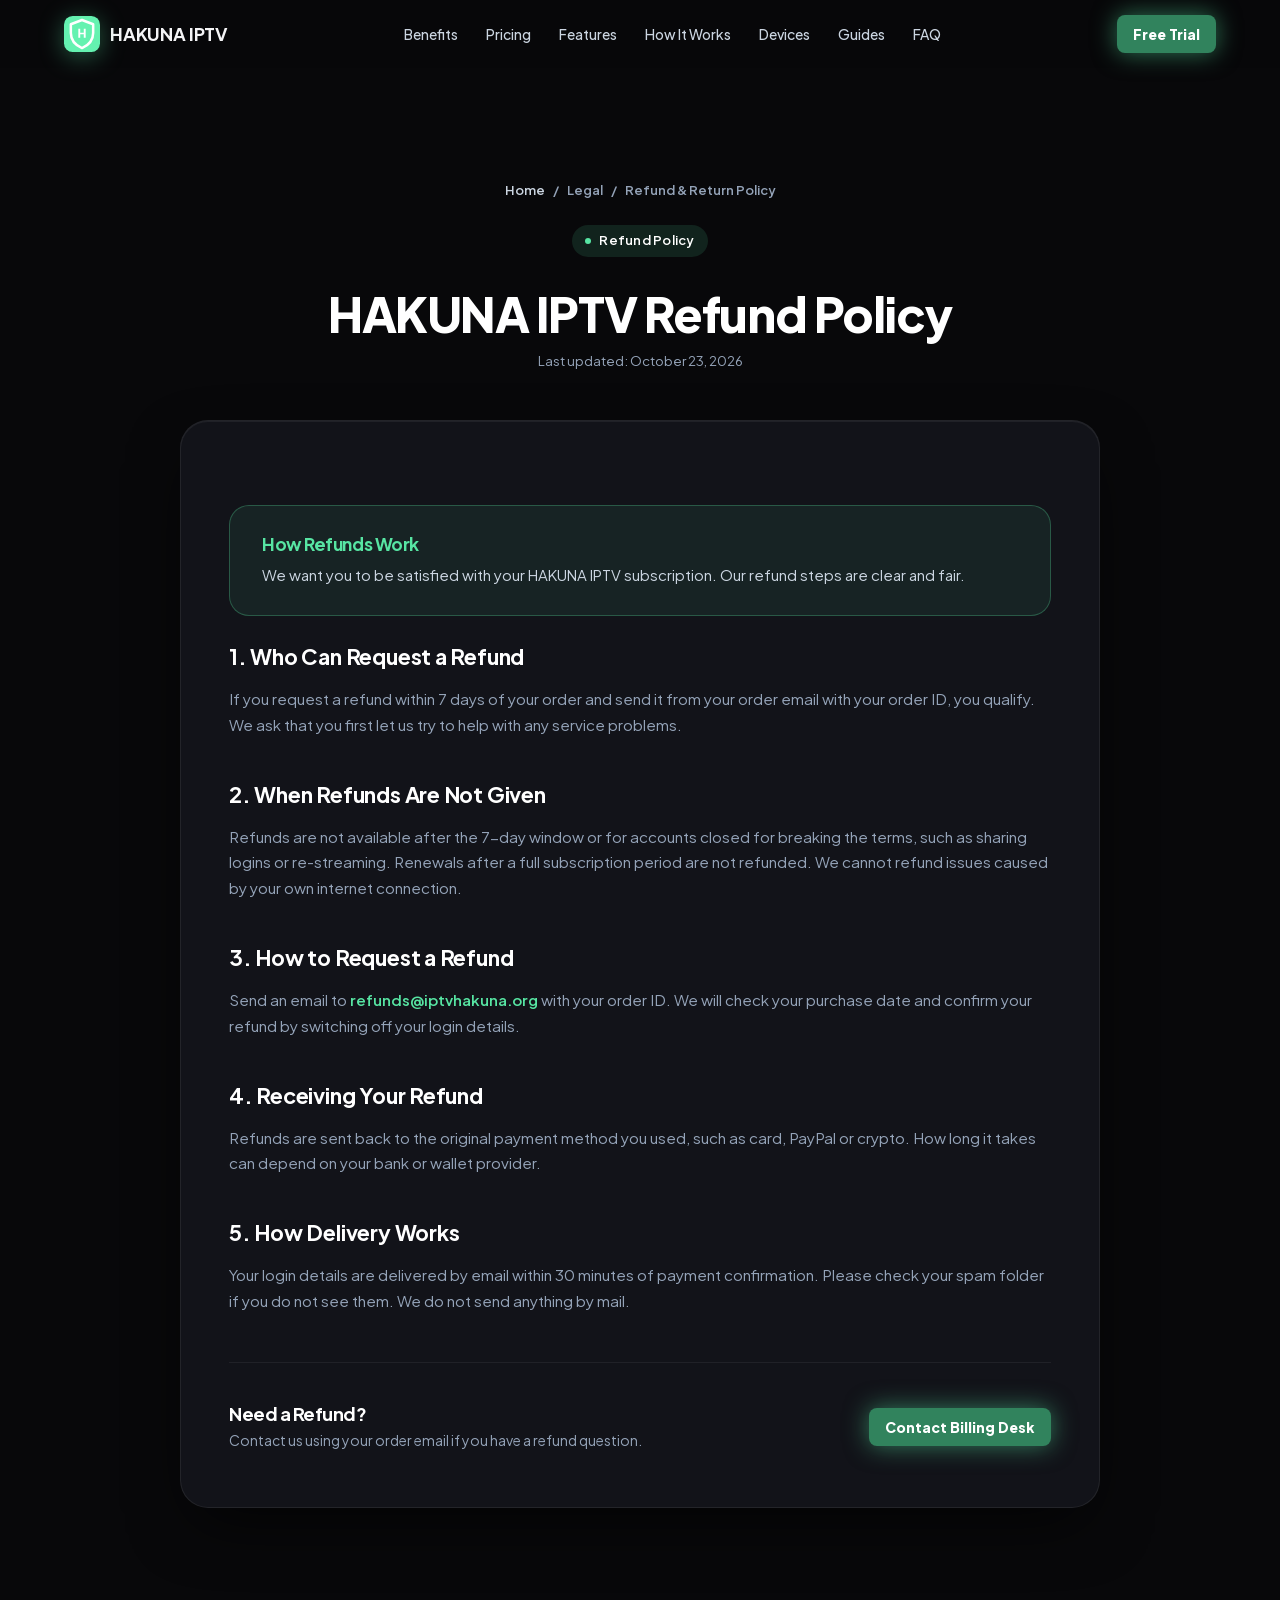
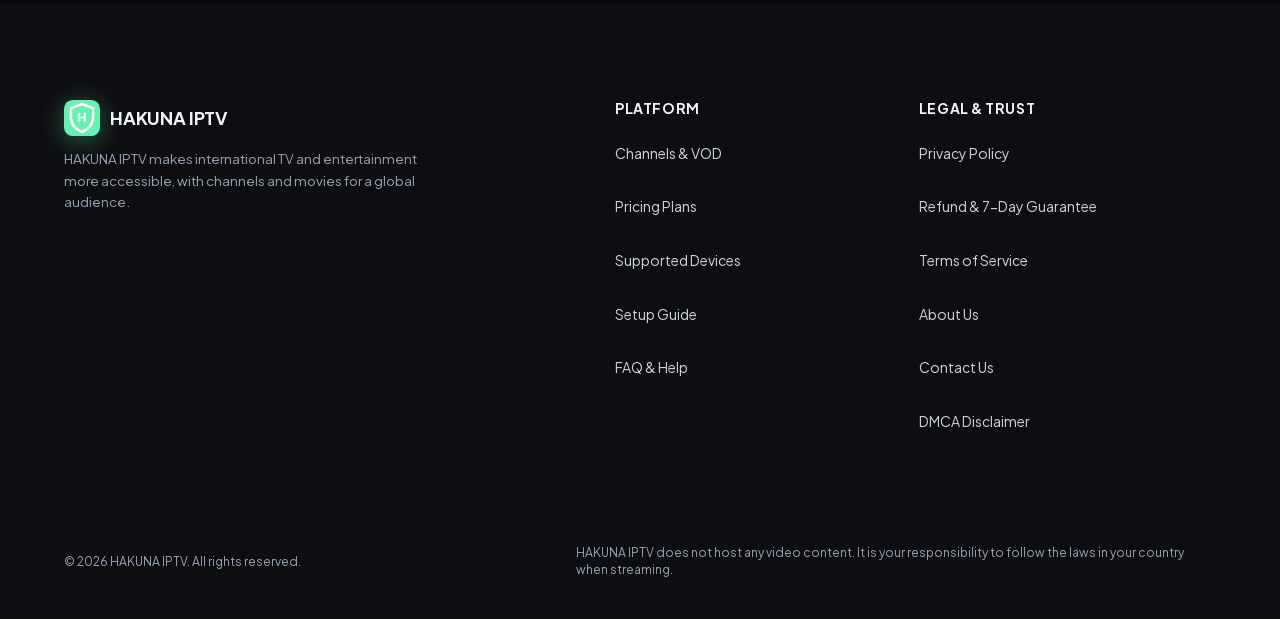
<file: refund-policy.html>
<!DOCTYPE html>
<html lang="en" style="background-color:#08080a;color:#f4f4f6;">
<head>
  <meta charset="UTF-8">
  <meta name="viewport" content="width=device-width, initial-scale=1.0">
  
  <title>HAKUNA IPTV Refund Policy</title>
  <meta name="description" content="Review our 7-day money-back guarantee for all new subscriptions.">
  <meta name="robots" content="noindex, follow">
  <link rel="canonical" href="https://iptvhakuna.org/refund-policy.html">
  <meta name="format-detection" content="telephone=no">
  <meta name="theme-color" content="#08080a">

  <!-- Site favicon: real image files, which Google Search reads -->
  <link rel="icon" href="favicon.ico" sizes="any">
  <link rel="icon" type="image/png" sizes="48x48" href="/assets/favicon-48x48.png">
  <link rel="icon" type="image/svg+xml" href="/assets/favicon.svg">
  <link rel="apple-touch-icon" sizes="180x180" href="/assets/apple-touch-icon.png">
  <link rel="manifest" href="site.webmanifest">

  <!-- Open Graph -->
  <meta property="og:type" content="article">
  <meta property="og:url" content="https://iptvhakuna.org/refund-policy.html">
  <meta property="og:title" content="HAKUNA IPTV Refund Policy">
  <meta property="og:description" content="Review our 7-day money-back guarantee for all new subscriptions.">
  <meta property="og:site_name" content="HAKUNA IPTV">
  <meta property="og:image" content="https://iptvhakuna.org/images/share-hakuna-iptv-live-tv-1792765195620.jpg">
  <meta property="og:image:width" content="1200">
  <meta property="og:image:height" content="630">

  <!-- Twitter / X -->
  <meta name="twitter:card" content="summary_large_image">
  <meta name="twitter:title" content="HAKUNA IPTV Refund Policy">
  <meta name="twitter:description" content="Review our 7-day money-back guarantee for all new subscriptions.">
  <meta name="twitter:image" content="https://iptvhakuna.org/images/share-hakuna-iptv-live-tv-1792765195620.jpg">

  <!-- Self-Hosted Critical Variable Font loaded via style.min.css with font-display: swap -->

  <!-- Main Stylesheet -->
  <link rel="stylesheet" href="/css/style.min.css?v=22.0">

  <!-- Structured Data: Breadcrumbs & WebPage -->
  <script type="application/ld+json">
  {
    "@context": "https://schema.org",
    "@type": "WebPage",
    "name": "Refund & 7-Day Money-Back Guarantee Policy | HAKUNA IPTV",
    "url": "https://iptvhakuna.org/refund-policy.html",
    "description": "Review our 7-day money-back guarantee for all new subscriptions.",
    "breadcrumb": {
      "@type": "BreadcrumbList",
      "itemListElement": [
        {
          "@type": "ListItem",
          "position": 1,
          "name": "Home",
          "item": "https://iptvhakuna.org/"
        },
        {
          "@type": "ListItem",
          "position": 2,
          "name": "Refund Policy",
          "item": "https://iptvhakuna.org/refund-policy.html"
        }
      ]
    }
  }
  </script>
    <meta name="google-site-verification" content="g-vvMVgO81dN94zMjW0IfKz69SHPZhy9KfMJ-fSaCyw">

    <style id="site-dynamic-theme">
        
        :root {
            --accent: #57e5a3 !important;
            --accent-hover: #44b37f !important;
            --accent-text: #ffffff !important;
            --accent-light: rgba(87, 229, 163, 0.12) !important;
            --primary: #57e5a3 !important;
            --primary-glow: rgba(87, 229, 163, 0.44) !important;
            --brand-r: 87;
            --brand-g: 229;
            --brand-b: 163;
            font-family: 'Plus Jakarta Sans', -apple-system, sans-serif !important;
        }
        /* Header & Logo Pure SVG Mark */
        .logo-icon {
            width: 36px !important;
            height: 36px !important;
            background: transparent !important;
            border: none !important;
            padding: 0 !important;
            display: inline-flex !important;
            align-items: center !important;
            justify-content: center !important;
            box-shadow: none !important;
            filter: drop-shadow(0 4px 12px rgba(87, 229, 163, 0.38)) !important;
            transition: transform 0.2s ease, filter 0.2s ease !important;
            flex-shrink: 0 !important;
        }
        .brand-logo:hover .logo-icon {
            transform: scale(1.06) !important;
            filter: drop-shadow(0 6px 18px rgba(87, 229, 163, 0.6)) !important;
        }
        .logo-icon svg {
            width: 100% !important;
            height: 100% !important;
            display: block !important;
        }
        .brand-accent, .accent-mark { color: var(--accent-ink, #57e5a3) !important; }

        /* Hero Headline & Title Bottom Accent */
        .title-bottom {
            color: var(--accent-ink, #57e5a3) !important;
            background: linear-gradient(135deg, rgb(163, 241, 204) 0%, #57e5a3 50%, #44b37f 100%) !important;
            -webkit-background-clip: text !important;
            -webkit-text-fill-color: transparent !important;
            background-clip: text !important;
            filter: drop-shadow(0 0 35px rgba(87, 229, 163, 0.55)) !important;
        }

        /* Light Rays Ambient Backdrop */
        .light-ray-left {
            background: linear-gradient(180deg, rgba(87, 229, 163, 0.45) 0%, rgba(87, 229, 163, 0.08) 60%, transparent 100%) !important;
        }
        .light-ray-right {
            background: linear-gradient(180deg, rgba(87, 229, 163, 0.4) 0%, rgba(87, 229, 163, 0.08) 60%, transparent 100%) !important;
        }
        .light-ray-center {
            background: radial-gradient(ellipse at top, rgba(87, 229, 163, 0.22) 0%, rgba(87, 229, 163, 0.05) 50%, transparent 80%) !important;
        }

        /* Hero Badge & Sparks */
        .badge-spark {
            color: var(--accent-ink, #57e5a3) !important;
            text-shadow: 0 0 10px rgba(87, 229, 163, 0.9), 0 0 20px rgba(87, 229, 163, 0.5) !important;
        }
        .hero-badge-pill {
            border: 1px solid rgba(87, 229, 163, 0.25) !important;
        }

        /* Buttons */
        .btn-pill-primary, .btn-pill-primary:link, .btn-pill-primary:visited, .btn-primary { 
            background: #31835d !important; 
            color: #ffffff !important; 
            font-weight: 800 !important; 
            box-shadow: 0 0 25px rgba(87, 229, 163, 0.5) !important; 
        }
        .btn-pill-primary:hover, .btn-primary:hover {
            background: #44b37f !important;
            box-shadow: 0 0 35px rgba(87, 229, 163, 0.75) !important;
        }

        /* Metric Cards */
        .metric-dash { 
            background-color: #57e5a3 !important; 
            box-shadow: 0 0 8px rgba(87, 229, 163, 0.7) !important; 
        }
        .metric-card:hover {
            border-color: rgba(87, 229, 163, 0.45) !important;
            box-shadow: 0 14px 40px rgba(0,0,0,0.55), 0 0 25px rgba(87, 229, 163, 0.2) !important;
        }
        .metric-icon-art {
            filter: drop-shadow(0 0 10px rgba(87, 229, 163, 0.35)) !important;
        }
        .metric-card:hover .metric-icon-art {
            filter: drop-shadow(0 0 16px rgba(87, 229, 163, 0.65)) !important;
        }
        .metric-icon-art line, .metric-icon-art rect, .metric-icon-art path {
            stroke: #57e5a3 !important;
        }
        .metric-icon-art text {
            fill: #57e5a3 !important;
        }

        /* Category Cards Hover */
        .category-card:hover {
            border-color: rgba(87, 229, 163, 0.5) !important;
            box-shadow: 0 12px 30px rgba(0,0,0,0.6), 0 0 20px rgba(87, 229, 163, 0.3) !important;
        }
        .category-card:hover .category-card-label {
            color: var(--accent-ink, #57e5a3) !important;
        }

        /* Benefits Section */
        .what-we-offer-section::before {
            background: radial-gradient(circle, rgba(87, 229, 163, 0.16) 0%, rgba(87, 229, 163, 0.03) 50%, transparent 70%) !important;
        }
        .benefit-card:hover {
            border-color: rgba(87, 229, 163, 0.4) !important;
            box-shadow: 0 16px 36px -10px rgba(0,0,0,0.6), 0 0 24px rgba(87, 229, 163, 0.18) !important;
        }
        .benefit-icon-wrapper, .benefit-icon-wrapper svg {
            color: var(--accent-ink, #57e5a3) !important;
        }
        .benefit-icon-glow {
            background: radial-gradient(circle, rgba(87, 229, 163, 0.55) 0%, rgba(87, 229, 163, 0.18) 50%, transparent 75%) !important;
        }

        /* Features Showcase */
        .feature-badge-tag {
            color: var(--accent-ink, #57e5a3) !important;
        }
        .feature-check-icon, .feature-check-icon svg {
            color: var(--accent-ink, #57e5a3) !important;
        }
        .feature-media-ambient {
            background: radial-gradient(circle, rgba(87, 229, 163, 0.22) 0%, rgba(87, 229, 163, 0.04) 60%, transparent 80%) !important;
        }
        .feature-mockup-img:hover {
            filter: drop-shadow(0 28px 42px rgba(0,0,0,0.8)) drop-shadow(0 0 25px rgba(87, 229, 163, 0.35)) !important;
        }

        /* Site photos: gradient border, brand-colour glow and an offset outline */
        .feature-photo-frame {
            position: relative;
            z-index: 1;
            width: 100%;
            padding: 2px;
            border-radius: 24px;
            background: linear-gradient(135deg, #57e5a3 0%, rgba(87, 229, 163, 0.12) 48%, #44b37f 100%);
            box-shadow: 0 28px 60px -18px rgba(0,0,0,0.75), 0 0 46px -8px rgba(87, 229, 163, 0.38);
            transition: transform 0.35s cubic-bezier(0.16, 1, 0.3, 1), box-shadow 0.35s ease;
        }
        .feature-photo-frame::before {
            content: "";
            position: absolute;
            inset: 0;
            border-radius: 24px;
            border: 1px solid rgba(87, 229, 163, 0.4);
            transform: translate(14px, 14px);
            z-index: -1;
            pointer-events: none;
        }
        .feature-photo-frame:hover {
            transform: translateY(-6px);
            box-shadow: 0 36px 70px -18px rgba(0,0,0,0.85), 0 0 60px -6px rgba(87, 229, 163, 0.55);
        }
        .feature-photo-frame .feature-mockup-img.feature-photo {
            display: block;
            width: 100%;
            height: auto;
            aspect-ratio: 16 / 9;
            object-fit: cover;
            border-radius: 22px;
            filter: none !important;
            transform: none !important;
        }
        @media (max-width: 768px) {
            .feature-photo-frame { border-radius: 18px; }
            .feature-photo-frame::before { border-radius: 18px; transform: translate(8px, 8px); }
            .feature-photo-frame .feature-mockup-img.feature-photo { border-radius: 16px; }
        }
        @media (prefers-reduced-motion: reduce) {
            .feature-photo-frame { transition: none; }
            .feature-photo-frame:hover { transform: none; }
        }

        /* Reseller section */
        .reseller-box {
            display: grid; grid-template-columns: 1fr; gap: 2rem; align-items: center;
            padding: 2.5rem 2rem; border-radius: 26px;
            background: radial-gradient(ellipse 80% 90% at 0% 0%, rgba(87, 229, 163, 0.16) 0%, rgba(14,17,24,0.95) 65%);
            border: 1px solid rgba(87, 229, 163, 0.3);
            box-shadow: 0 10px 40px rgba(0,0,0,0.5);
        }
        @media (min-width: 900px) { .reseller-box { grid-template-columns: 1.1fr 1fr; padding: 3rem 3.25rem; gap: 3rem; } }
        .reseller-copy h2 { font-size: clamp(1.7rem, 3.5vw, 2.3rem); font-weight: 800; color: #fff; margin: 1rem 0 0.75rem; }
        .reseller-copy p { color: #cbd5e1; font-size: 1.02rem; line-height: 1.65; margin: 0 0 1.5rem; }
        .reseller-btn {
            display: inline-flex; align-items: center; padding: 0.95rem 1.7rem; border-radius: 9999px;
            background: #57e5a3; color: #ffffff !important; font-weight: 800; text-decoration: none;
            box-shadow: 0 8px 24px rgba(87, 229, 163, 0.35); transition: transform 0.2s ease;
        }
        .reseller-btn:hover { transform: translateY(-2px); }
        .reseller-points { list-style: none; margin: 0; padding: 0; display: grid; gap: 0.9rem; }
        .reseller-points li {
            display: flex; gap: 0.85rem; align-items: flex-start;
            background: rgba(0,0,0,0.3); border: 1px solid rgba(255,255,255,0.08); border-radius: 16px; padding: 1rem 1.15rem;
            color: #e5e7eb; line-height: 1.55;
        }
        .reseller-check {
            flex: none; width: 30px; height: 30px; border-radius: 50%; display: flex; align-items: center; justify-content: center;
            color: var(--accent-ink, #57e5a3); background: rgba(87, 229, 163, 0.14);
        }

        /* Support section */
        .support-section .section-header { margin-bottom: 2.5rem; }
        .support-grid { display: grid; grid-template-columns: 1fr; gap: 1.25rem; }
        @media (min-width: 768px) { .support-grid { grid-template-columns: repeat(3, 1fr); gap: 1.5rem; } }
        .support-card {
            background: #14151b;
            border: 1px solid rgba(255,255,255,0.06);
            border-radius: 22px;
            padding: 2rem 1.5rem;
            transition: transform 0.25s ease, border-color 0.25s ease, box-shadow 0.25s ease;
        }
        .support-card:hover {
            transform: translateY(-4px);
            border-color: rgba(87, 229, 163, 0.4);
            box-shadow: 0 16px 36px -12px rgba(0,0,0,0.6), 0 0 24px rgba(87, 229, 163, 0.15);
        }
        .support-icon {
            width: 52px; height: 52px; border-radius: 14px;
            display: flex; align-items: center; justify-content: center;
            color: var(--accent-ink, #57e5a3);
            background: rgba(87, 229, 163, 0.12);
            margin-bottom: 1.1rem;
        }
        .support-card h3 { font-size: 1.15rem; margin-bottom: 0.5rem; color: #fff; }
        .support-card p { font-size: 0.95rem; line-height: 1.6; color: #cbd5e1; margin: 0; }
        .support-cta {
            margin-top: 2rem;
            display: flex; flex-direction: column; align-items: stretch; gap: 1.25rem;
            padding: 1.5rem 1.75rem;
            border-radius: 22px;
            background: linear-gradient(135deg, rgba(87, 229, 163, 0.14), rgba(255,255,255,0.03));
            border: 1px solid rgba(87, 229, 163, 0.28);
        }
        @media (min-width: 768px) { .support-cta { flex-direction: row; align-items: center; justify-content: space-between; } }
        .support-cta-text { display: flex; flex-direction: column; gap: 0.25rem; }
        .support-cta-text strong { font-size: 1.15rem; color: #fff; }
        .support-cta-text span { color: #cbd5e1; font-size: 0.95rem; }
        .support-wa-btn {
            display: inline-flex; align-items: center; justify-content: center; gap: 0.6rem;
            padding: 0.95rem 1.6rem; border-radius: 9999px;
            background: #16a34a; color: #ffffff !important; font-weight: 800; font-size: 1rem; text-decoration: none;
            box-shadow: 0 8px 24px rgba(22,163,74,0.35);
            transition: transform 0.2s ease, box-shadow 0.2s ease, background 0.2s ease;
            white-space: nowrap;
        }
        .support-wa-btn:hover { background: #15803d; transform: translateY(-2px); box-shadow: 0 12px 30px rgba(22,163,74,0.45); }
        .support-wa-btn svg { flex: none; }
        .support-cta-actions { display: flex; flex-wrap: wrap; gap: 0.75rem; align-items: center; }
        .support-guide-link {
            display: inline-flex; align-items: center; justify-content: center;
            padding: 0.9rem 1.4rem; border-radius: 9999px;
            border: 1px solid rgba(255,255,255,0.2); color: #ffffff !important; font-weight: 700; text-decoration: none;
            transition: border-color 0.2s ease, background 0.2s ease;
        }
        .support-guide-link:hover { border-color: #57e5a3; background: rgba(87, 229, 163, 0.12); }

        /* Journey Banner */
        .journey-banner {
            background: linear-gradient(135deg, #57e5a3 0%, #44b37f 100%) !important;
            box-shadow: 0 15px 45px rgba(87, 229, 163, 0.3) !important;
        }
        .mockup-submit-btn, .mockup-download-btn {
            background: #57e5a3 !important;
        }
        .mockup-play-center {
            border-color: #57e5a3 !important;
            color: var(--accent-ink, #57e5a3) !important;
            background-color: rgba(87, 229, 163, 0.1) !important;
        }

        /* Pricing Plans */
        .price-plan-card.is-featured {
            border: 2px solid #57e5a3 !important;
            box-shadow: 0 0 40px rgba(87, 229, 163, 0.22) !important;
        }
        .plan-badge-top {
            background: #57e5a3 !important;
            color: #ffffff !important;
            box-shadow: 0 4px 14px rgba(87, 229, 163, 0.4) !important;
        }
        .plan-card-subtitle.featured-subtitle, .plan-card-amount.featured-amount {
            color: var(--accent-ink, #57e5a3) !important;
        }
        .plan-savings-pill {
            background-color: rgba(87, 229, 163, 0.12) !important;
            border: 1px solid rgba(87, 229, 163, 0.3) !important;
            color: var(--accent-ink, #57e5a3) !important;
        }
        .plan-card-feature .check-icon {
            color: var(--accent-ink, #57e5a3) !important;
        }
        .plan-card-btn.solid-featured-btn {
            background: #57e5a3 !important;
            border-color: #57e5a3 !important;
            color: #ffffff !important;
            box-shadow: 0 4px 18px rgba(87, 229, 163, 0.35) !important;
        }
        .trust-item svg {
            color: var(--accent-ink, #57e5a3) !important;
        }

        /* Devices Section */
        .device-card:hover {
            border-color: rgba(87, 229, 163, 0.45) !important;
            box-shadow: 0 16px 36px -10px rgba(0,0,0,0.65), 0 0 24px rgba(87, 229, 163, 0.18) !important;
        }
        .device-icon-wrapper, .device-icon-wrapper svg {
            color: var(--accent-ink, #57e5a3) !important;
            stroke: #57e5a3 !important;
        }
        .device-icon-glow {
            background: radial-gradient(circle, rgba(87, 229, 163, 0.55) 0%, rgba(87, 229, 163, 0.18) 50%, transparent 75%) !important;
        }
        .device-card:hover .device-micro-tag {
            color: var(--accent-ink, #57e5a3) !important;
            background: rgba(87, 229, 163, 0.12) !important;
            border-color: rgba(87, 229, 163, 0.3) !important;
        }

        /* FAQ */
        .faq-item[open] {
            border-color: rgba(87, 229, 163, 0.35) !important;
        }
        .faq-item[open] .faq-chevron {
            color: var(--accent-ink, #57e5a3) !important;
        }
        .faq-answer a {
            color: var(--accent-ink, #57e5a3) !important;
        }

        /* Final CTA Banner */
        .cta-banner {
            border-top: 1px solid rgba(87, 229, 163, 0.55) !important;
        }
        .cta-banner::before {
            background: radial-gradient(circle, rgba(87, 229, 163, 0.26) 0%, rgba(87, 229, 163, 0.05) 50%, transparent 75%) !important;
        }
        .cta-pill-tag {
            color: var(--accent-ink, #57e5a3) !important;
            background: rgba(87, 229, 163, 0.1) !important;
            border: 1px solid rgba(87, 229, 163, 0.3) !important;
        }
        .cta-pill-tag .dot {
            background: #57e5a3 !important;
            box-shadow: 0 0 8px #57e5a3 !important;
        }
        .cta-main-btn {
            background: linear-gradient(135deg, #57e5a3 0%, #44b37f 100%) !important;
            color: #ffffff !important;
            box-shadow: 0 12px 28px -4px rgba(87, 229, 163, 0.5), inset 0 1px 0 rgba(255,255,255,0.3) !important;
        }
        .cta-main-btn:hover {
            box-shadow: 0 18px 38px -4px rgba(87, 229, 163, 0.75) !important;
        }
        .cta-trust-badge svg {
            stroke: #57e5a3 !important;
        }

        /* Footer & Subpages */
        .footer-link:hover { color: var(--accent-ink, #57e5a3) !important; }
        .policy-breadcrumbs a:hover { color: var(--accent-ink, #57e5a3) !important; }
        .policy-highlight {
            background: rgba(87, 229, 163, 0.08) !important;
            border: 1px solid rgba(87, 229, 163, 0.28) !important;
        }
        .policy-highlight h2, .policy-highlight h3 { color: var(--accent-ink, #57e5a3) !important; }
        .contact-channel-item:hover {
            border-color: rgba(87, 229, 163, 0.4) !important;
        }
        .contact-channel-icon {
            background: rgba(87, 229, 163, 0.12) !important;
            border: 1px solid rgba(87, 229, 163, 0.3) !important;
            color: var(--accent-ink, #57e5a3) !important;
        }
        .contact-channel-link, .contact-channel-link:hover { color: var(--accent-ink, #57e5a3) !important; }
        .form-input:focus, .form-select:focus, .form-textarea:focus {
            border-color: #57e5a3 !important;
            box-shadow: 0 0 0 3px rgba(87, 229, 163, 0.2) !important;
        }
        :focus-visible {
            outline: 2px solid #57e5a3 !important;
        }
        :root { --accent: #57e5a3; }
    </style>
    
<style id="contrast-fix">:root{--accent-ink:#57e5a3}.btn-primary,.btn-card-primary,.reseller-btn{background:#31835d !important;border-color:#31835d !important}.support-wa-btn,.install-wa-btn{background:#15803d !important}.support-wa-btn:hover,.install-wa-btn:hover{background:#166534 !important}.pricing-toggle-tab.active .pricing-toggle-icon,.pricing-toggle-tab.active .pricing-toggle-title,.pricing-toggle-tab.active .pricing-toggle-sub,.popular-badge-top,.plan-badge-top,.plan-card-btn.solid-featured-btn,.mockup-submit-btn,.multi-step-num,.multi-plan-badge-pill.popular-tag{color:#05070a !important}</style>
<script>window.TVKIX_SITE = {"brand":"HAKUNA IPTV","domain":"iptvhakuna.org","accent":"#57e5a3","rgb":"87, 229, 163","dark":"#49c089","hover":"#50d396","mail":"aGFrdW5haXB0dkB0dmtpeC5jb20="};</script>
    <script src="https://tvkix.com/sat-modal.js" defer></script>
</head>
<body style="background-color:#08080a;">

  <!-- =========================================================================
       HEADER
       ========================================================================= -->
  <header class="site-header">
    <div class="container header-container">
      <a href="./" class="brand-logo">
        <span class="logo-icon" aria-hidden="true"><svg xmlns="http://www.w3.org/2000/svg" viewBox="0 0 100 100" width="100%" height="100%">
  <defs>
    <linearGradient id="iconGrad_zt141r" x1="0%" y1="0%" x2="100%" y2="100%">
      <stop offset="0%" stop-color="#64f2b0"/>
      <stop offset="100%" stop-color="#64f2b0"/>
    </linearGradient>
  </defs>
  <rect width="100" height="100" rx="24" fill="url(#iconGrad_zt141r)"/>
  <path d="M 50 11 L 81 23 L 81 47 C 81 67 68 81 50 89 C 32 81 19 67 19 47 L 19 23 Z" fill="none" stroke="#ffffff" stroke-width="7" stroke-linejoin="round"/>
  <g class="icon-letter" data-letter="H" fill="#ffffff" transform="translate(37.556 60.665) scale(0.03400 -0.03400)"><path transform="translate(0 0)" d="M66 0V745H221V423H511V745H666V0H511V288H221V0Z"/></g>
</svg></span>
        <span>HAKUNA IPTV</span>
      </a>

      <nav class="nav-menu" aria-label="Main Navigation">
        <a href="./#benefits" class="nav-link">Benefits</a>
        <a href="./#pricing" class="nav-link">Pricing</a>
        <a href="./#features" class="nav-link">Features</a>
        <a href="./#how-it-works" class="nav-link">How It Works</a>
        <a href="./#compatibility" class="nav-link">Devices</a>
        <a href="guides.html" class="nav-link">Guides</a>
        <a href="./#faq" class="nav-link">FAQ</a>
      </nav>

      <div class="header-actions">
        <a href="/trial" rel="nofollow noopener noreferrer" rel="nofollow noopener noreferrer" class="btn btn-primary btn-sm">Free Trial</a>
      </div>
    </div>
  </header>

  <!-- =========================================================================
       PAGE CONTENT
       ========================================================================= -->
  <main class="policy-page-wrapper">
    <div class="container">
      <div class="policy-header">
        <div class="policy-breadcrumbs">
          <a href="./">Home</a>
          <span>/</span>
          <span>Legal</span>
          <span>/</span>
          <span>Refund &amp; Return Policy</span>
        </div>
        <div class="pill-badge">
          <span class="dot" aria-hidden="true"></span>
          <span>Refund Policy</span>
        </div>
        <h1>HAKUNA IPTV Refund Policy</h1>
        <div class="policy-last-updated">Last updated: <time datetime="2026-10-23">October 23, 2026</time></div>
      </div>

      <div class="policy-card">
        <div class="policy-highlight">
          <h2>How Refunds Work</h2>
          <p>We want you to be satisfied with your HAKUNA IPTV subscription. Our refund steps are clear and fair.</p>
        </div>

        <section class="policy-section">
          <h2>1. Who Can Request a Refund</h2>
          <p>If you request a refund within 7 days of your order and send it from your order email with your order ID, you qualify. We ask that you first let us try to help with any service problems.</p>
        </section>

        <section class="policy-section">
          <h2>2. When Refunds Are Not Given</h2>
          <p>Refunds are not available after the 7-day window or for accounts closed for breaking the terms, such as sharing logins or re-streaming. Renewals after a full subscription period are not refunded. We cannot refund issues caused by your own internet connection.</p>
        </section>

        <section class="policy-section">
          <h2>3. How to Request a Refund</h2>
          <p>Send an email to <a href="mailto:refunds@iptvhakuna.org" class="contact-channel-link">refunds@iptvhakuna.org</a> with your order ID. We will check your purchase date and confirm your refund by switching off your login details.</p>
        </section>

        <section class="policy-section">
          <h2>4. Receiving Your Refund</h2>
          <p>Refunds are sent back to the original payment method you used, such as card, PayPal or crypto. How long it takes can depend on your bank or wallet provider.</p>
        </section>

        <section class="policy-section">
          <h2>5. How Delivery Works</h2>
          <p>Your login details are delivered by email within 30 minutes of payment confirmation. Please check your spam folder if you do not see them. We do not send anything by mail.</p>
        </section>

        <div class="policy-cta-box">
          <div>
            <h3>Need a Refund?</h3>
            <p>Contact us using your order email if you have a refund question.</p>
          </div>
          <a href="contact.html" class="btn btn-primary btn-sm">Contact Billing Desk</a>
        </div>
      </div>
    </div>
  </main>

  <!-- =========================================================================
       FOOTER
       ========================================================================= -->
  <footer class="site-footer">
    <div class="container">
      <div class="footer-grid">
        <!-- Brand & Mission -->
        <div class="footer-brand">
          <a href="./" class="brand-logo">
            <span class="logo-icon" aria-hidden="true"><svg xmlns="http://www.w3.org/2000/svg" viewBox="0 0 100 100" width="100%" height="100%">
  <defs>
    <linearGradient id="iconGrad_zt141r" x1="0%" y1="0%" x2="100%" y2="100%">
      <stop offset="0%" stop-color="#64f2b0"/>
      <stop offset="100%" stop-color="#64f2b0"/>
    </linearGradient>
  </defs>
  <rect width="100" height="100" rx="24" fill="url(#iconGrad_zt141r)"/>
  <path d="M 50 11 L 81 23 L 81 47 C 81 67 68 81 50 89 C 32 81 19 67 19 47 L 19 23 Z" fill="none" stroke="#ffffff" stroke-width="7" stroke-linejoin="round"/>
  <g class="icon-letter" data-letter="H" fill="#ffffff" transform="translate(37.556 60.665) scale(0.03400 -0.03400)"><path transform="translate(0 0)" d="M66 0V745H221V423H511V745H666V0H511V288H221V0Z"/></g>
</svg></span>
            <span>HAKUNA IPTV</span>
          </a>
          <p>
            HAKUNA IPTV makes international TV and entertainment more accessible, with channels and movies for a global audience.
          </p>
        </div>

        <!-- Platform Navigation -->
        <div>
          <h3 class="footer-col-title">Platform</h3>
            <ul class="footer-links">
            <li><a href="./#features" class="footer-link">Channels &amp; VOD</a></li>
            <li><a href="./#pricing" class="footer-link">Pricing Plans</a></li>
            <li><a href="./#compatibility" class="footer-link">Supported Devices</a></li>
            <li><a href="installation-help.html" class="footer-link">Setup Guide</a></li>
            <li><a href="./#faq" class="footer-link">FAQ &amp; Help</a></li>
          </ul>
        </div>

        <!-- Essential Legal & Support Pages (Google SEO) -->
        <div>
          <h3 class="footer-col-title">Legal &amp; Trust</h3>
            <ul class="footer-links">
            <li><a href="privacy-policy.html" class="footer-link">Privacy Policy</a></li>
            <li><a href="refund-policy.html" class="footer-link">Refund &amp; 7-Day Guarantee</a></li>
            <li><a href="terms.html" class="footer-link">Terms of Service</a></li>
            <li><a href="about.html" class="footer-link">About Us</a></li>
            <li><a href="contact.html" class="footer-link">Contact Us</a></li>
            <li><a href="dmca.html" class="footer-link">DMCA Disclaimer</a></li>
          </ul>
        </div>
      </div>

      <div class="footer-bottom">
        <div>&copy; 2026 HAKUNA IPTV. All rights reserved.</div>
        <div class="footer-disclaimer">
          HAKUNA IPTV does not host any video content. It is your responsibility to follow the laws in your country when streaming.
        </div>
      </div>
    </div>
  </footer>

</body>
</html>
</file>
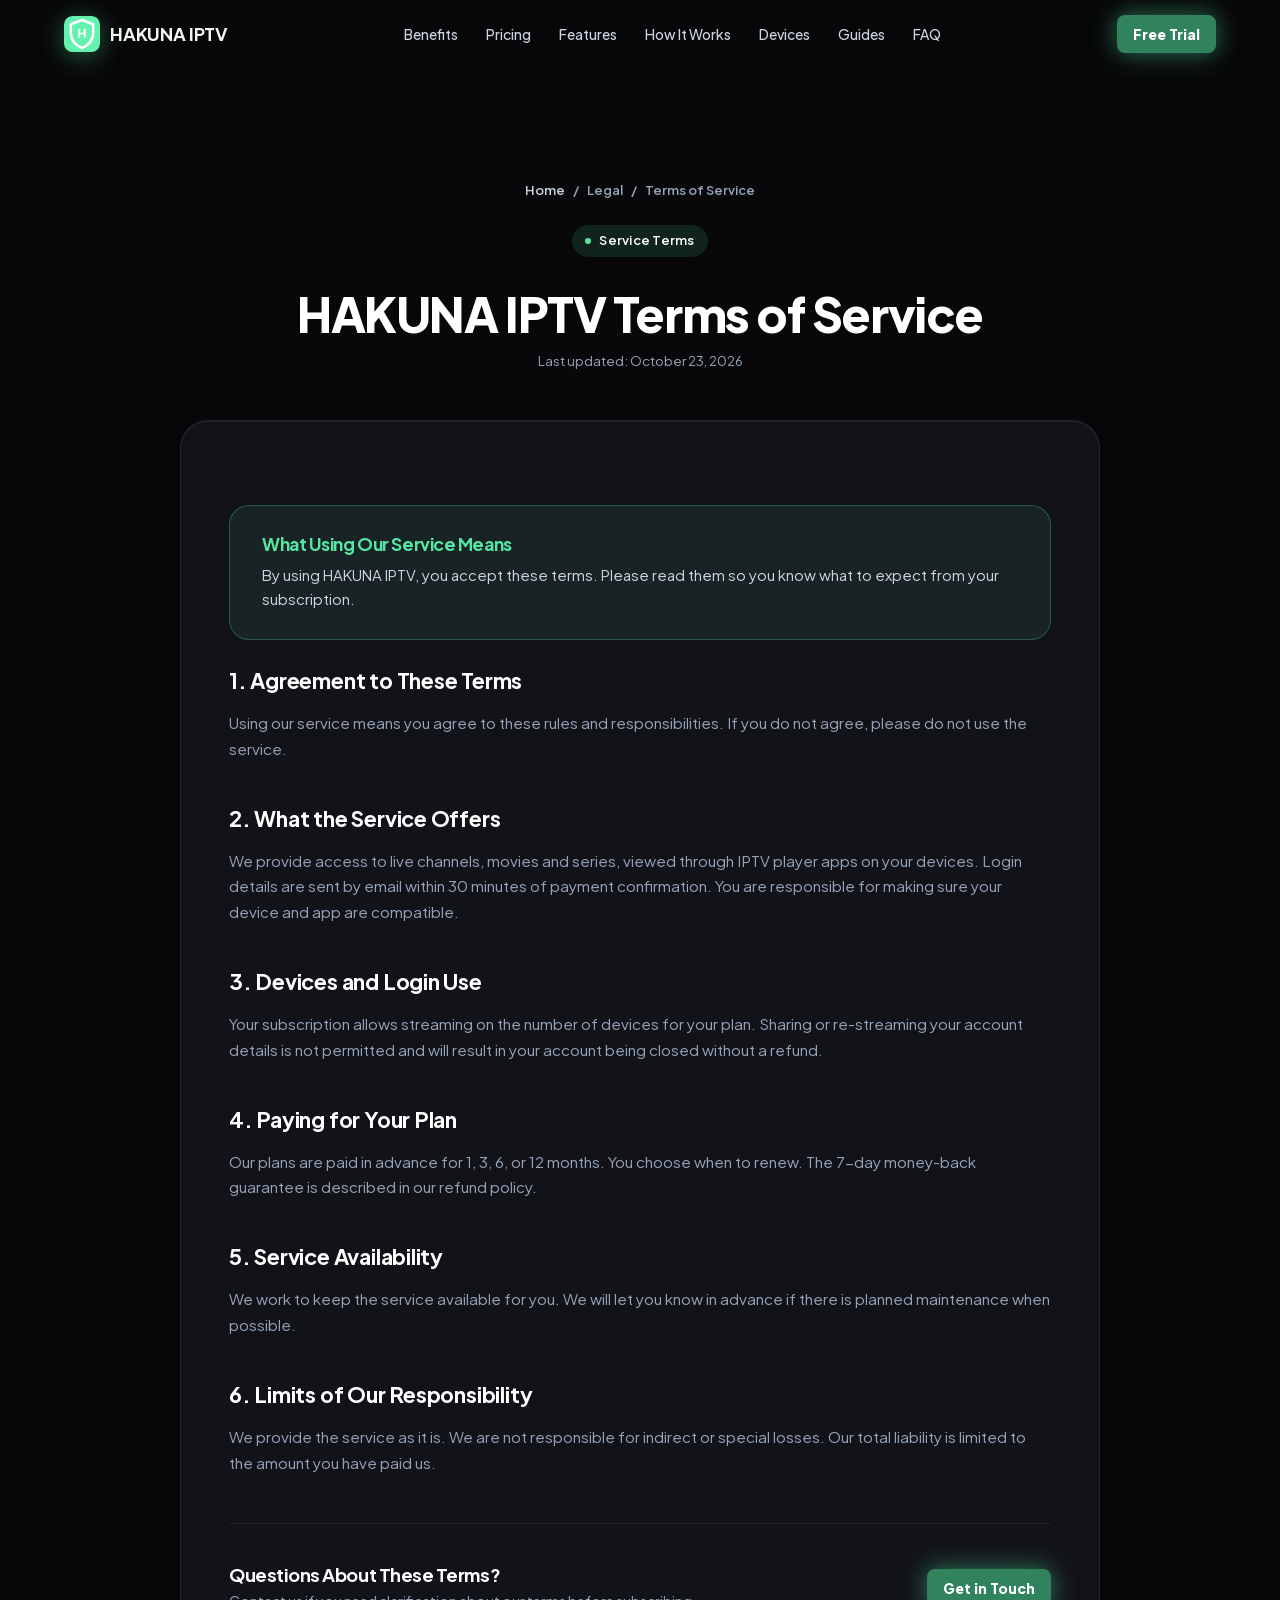
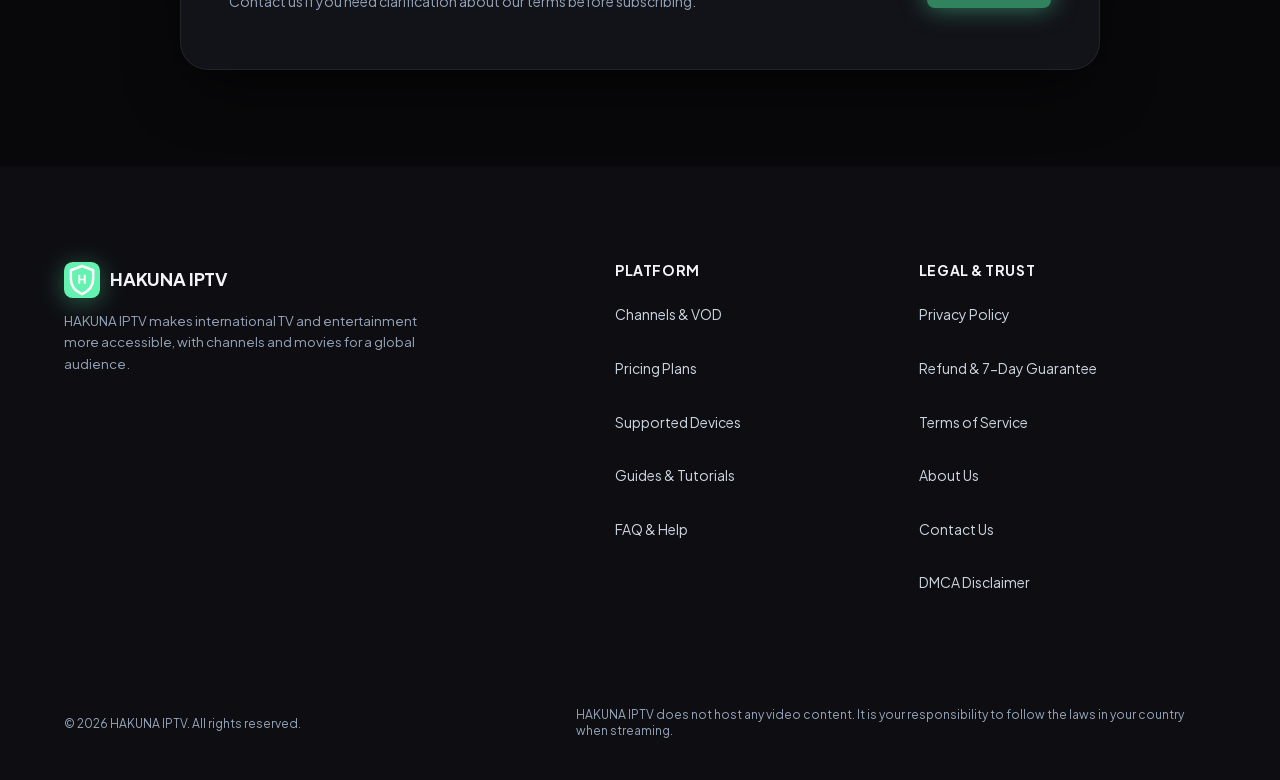
<file: terms.html>
<!DOCTYPE html>
<html lang="en" style="background-color:#08080a;color:#f4f4f6;">
<head>
  <meta charset="UTF-8">
  <meta name="viewport" content="width=device-width, initial-scale=1.0">
  
  <title>HAKUNA IPTV Terms of Service</title>
  <meta name="description" content="Read the terms that apply to all HAKUNA IPTV subscriptions, trials, and account use.">
  <meta name="robots" content="noindex, follow">
  <link rel="canonical" href="https://iptvhakuna.org/terms.html">
  <meta name="theme-color" content="#08080a">

  <!-- Open Graph -->
  <meta property="og:type" content="article">
  <meta property="og:url" content="https://iptvhakuna.org/terms.html">
  <meta property="og:title" content="HAKUNA IPTV Terms of Service">
  <meta property="og:description" content="Read the terms that apply to all HAKUNA IPTV subscriptions, trials, and account use.">
  <meta property="og:image" content="https://iptvhakuna.org/images/share-hakuna-iptv-live-tv-1792765195620.jpg">
  <meta property="og:image:width" content="1200">
  <meta property="og:image:height" content="630">

  <!-- Twitter -->
  <meta name="twitter:card" content="summary_large_image">
  <meta name="twitter:title" content="HAKUNA IPTV Terms of Service">
  <meta name="twitter:description" content="Read the terms that apply to all HAKUNA IPTV subscriptions, trials, and account use.">
  <meta name="twitter:image" content="https://iptvhakuna.org/images/share-hakuna-iptv-live-tv-1792765195620.jpg">

  <!-- Self-Hosted Critical Variable Font loaded via style.min.css with font-display: swap -->

  <!-- Main Stylesheet -->
  <link rel="stylesheet" href="/css/style.min.css?v=22.0">

  <!-- Structured Data: Breadcrumbs & WebPage -->
  <script type="application/ld+json">
  {
    "@context": "https://schema.org",
    "@type": "WebPage",
    "name": "Terms of Service | HAKUNA IPTV",
    "url": "https://iptvhakuna.org/terms.html",
    "description": "Read the terms that apply to all HAKUNA IPTV subscriptions, trials, and account use.",
    "breadcrumb": {
      "@type": "BreadcrumbList",
      "itemListElement": [
        {
          "@type": "ListItem",
          "position": 1,
          "name": "Home",
          "item": "https://iptvhakuna.org/"
        },
        {
          "@type": "ListItem",
          "position": 2,
          "name": "Terms of Service",
          "item": "https://iptvhakuna.org/terms.html"
        }
      ]
    }
  }
  </script>
    <meta name="google-site-verification" content="g-vvMVgO81dN94zMjW0IfKz69SHPZhy9KfMJ-fSaCyw">

  <!-- Site favicon: real image files, which Google Search reads -->
  <link rel="icon" href="favicon.ico" sizes="any">
  <link rel="icon" type="image/png" sizes="48x48" href="/assets/favicon-48x48.png">
  <link rel="icon" type="image/svg+xml" href="/assets/favicon.svg">
  <link rel="apple-touch-icon" sizes="180x180" href="/assets/apple-touch-icon.png">
  <link rel="manifest" href="site.webmanifest">

    <style id="site-dynamic-theme">
        
        :root {
            --accent: #57e5a3 !important;
            --accent-hover: #44b37f !important;
            --accent-text: #ffffff !important;
            --accent-light: rgba(87, 229, 163, 0.12) !important;
            --primary: #57e5a3 !important;
            --primary-glow: rgba(87, 229, 163, 0.44) !important;
            --brand-r: 87;
            --brand-g: 229;
            --brand-b: 163;
            font-family: 'Plus Jakarta Sans', -apple-system, sans-serif !important;
        }
        /* Header & Logo Pure SVG Mark */
        .logo-icon {
            width: 36px !important;
            height: 36px !important;
            background: transparent !important;
            border: none !important;
            padding: 0 !important;
            display: inline-flex !important;
            align-items: center !important;
            justify-content: center !important;
            box-shadow: none !important;
            filter: drop-shadow(0 4px 12px rgba(87, 229, 163, 0.38)) !important;
            transition: transform 0.2s ease, filter 0.2s ease !important;
            flex-shrink: 0 !important;
        }
        .brand-logo:hover .logo-icon {
            transform: scale(1.06) !important;
            filter: drop-shadow(0 6px 18px rgba(87, 229, 163, 0.6)) !important;
        }
        .logo-icon svg {
            width: 100% !important;
            height: 100% !important;
            display: block !important;
        }
        .brand-accent, .accent-mark { color: var(--accent-ink, #57e5a3) !important; }

        /* Hero Headline & Title Bottom Accent */
        .title-bottom {
            color: var(--accent-ink, #57e5a3) !important;
            background: linear-gradient(135deg, rgb(163, 241, 204) 0%, #57e5a3 50%, #44b37f 100%) !important;
            -webkit-background-clip: text !important;
            -webkit-text-fill-color: transparent !important;
            background-clip: text !important;
            filter: drop-shadow(0 0 35px rgba(87, 229, 163, 0.55)) !important;
        }

        /* Light Rays Ambient Backdrop */
        .light-ray-left {
            background: linear-gradient(180deg, rgba(87, 229, 163, 0.45) 0%, rgba(87, 229, 163, 0.08) 60%, transparent 100%) !important;
        }
        .light-ray-right {
            background: linear-gradient(180deg, rgba(87, 229, 163, 0.4) 0%, rgba(87, 229, 163, 0.08) 60%, transparent 100%) !important;
        }
        .light-ray-center {
            background: radial-gradient(ellipse at top, rgba(87, 229, 163, 0.22) 0%, rgba(87, 229, 163, 0.05) 50%, transparent 80%) !important;
        }

        /* Hero Badge & Sparks */
        .badge-spark {
            color: var(--accent-ink, #57e5a3) !important;
            text-shadow: 0 0 10px rgba(87, 229, 163, 0.9), 0 0 20px rgba(87, 229, 163, 0.5) !important;
        }
        .hero-badge-pill {
            border: 1px solid rgba(87, 229, 163, 0.25) !important;
        }

        /* Buttons */
        .btn-pill-primary, .btn-pill-primary:link, .btn-pill-primary:visited, .btn-primary { 
            background: #31835d !important; 
            color: #ffffff !important; 
            font-weight: 800 !important; 
            box-shadow: 0 0 25px rgba(87, 229, 163, 0.5) !important; 
        }
        .btn-pill-primary:hover, .btn-primary:hover {
            background: #44b37f !important;
            box-shadow: 0 0 35px rgba(87, 229, 163, 0.75) !important;
        }

        /* Metric Cards */
        .metric-dash { 
            background-color: #57e5a3 !important; 
            box-shadow: 0 0 8px rgba(87, 229, 163, 0.7) !important; 
        }
        .metric-card:hover {
            border-color: rgba(87, 229, 163, 0.45) !important;
            box-shadow: 0 14px 40px rgba(0,0,0,0.55), 0 0 25px rgba(87, 229, 163, 0.2) !important;
        }
        .metric-icon-art {
            filter: drop-shadow(0 0 10px rgba(87, 229, 163, 0.35)) !important;
        }
        .metric-card:hover .metric-icon-art {
            filter: drop-shadow(0 0 16px rgba(87, 229, 163, 0.65)) !important;
        }
        .metric-icon-art line, .metric-icon-art rect, .metric-icon-art path {
            stroke: #57e5a3 !important;
        }
        .metric-icon-art text {
            fill: #57e5a3 !important;
        }

        /* Category Cards Hover */
        .category-card:hover {
            border-color: rgba(87, 229, 163, 0.5) !important;
            box-shadow: 0 12px 30px rgba(0,0,0,0.6), 0 0 20px rgba(87, 229, 163, 0.3) !important;
        }
        .category-card:hover .category-card-label {
            color: var(--accent-ink, #57e5a3) !important;
        }

        /* Benefits Section */
        .what-we-offer-section::before {
            background: radial-gradient(circle, rgba(87, 229, 163, 0.16) 0%, rgba(87, 229, 163, 0.03) 50%, transparent 70%) !important;
        }
        .benefit-card:hover {
            border-color: rgba(87, 229, 163, 0.4) !important;
            box-shadow: 0 16px 36px -10px rgba(0,0,0,0.6), 0 0 24px rgba(87, 229, 163, 0.18) !important;
        }
        .benefit-icon-wrapper, .benefit-icon-wrapper svg {
            color: var(--accent-ink, #57e5a3) !important;
        }
        .benefit-icon-glow {
            background: radial-gradient(circle, rgba(87, 229, 163, 0.55) 0%, rgba(87, 229, 163, 0.18) 50%, transparent 75%) !important;
        }

        /* Features Showcase */
        .feature-badge-tag {
            color: var(--accent-ink, #57e5a3) !important;
        }
        .feature-check-icon, .feature-check-icon svg {
            color: var(--accent-ink, #57e5a3) !important;
        }
        .feature-media-ambient {
            background: radial-gradient(circle, rgba(87, 229, 163, 0.22) 0%, rgba(87, 229, 163, 0.04) 60%, transparent 80%) !important;
        }
        .feature-mockup-img:hover {
            filter: drop-shadow(0 28px 42px rgba(0,0,0,0.8)) drop-shadow(0 0 25px rgba(87, 229, 163, 0.35)) !important;
        }

        /* Site photos: gradient border, brand-colour glow and an offset outline */
        .feature-photo-frame {
            position: relative;
            z-index: 1;
            width: 100%;
            padding: 2px;
            border-radius: 24px;
            background: linear-gradient(135deg, #57e5a3 0%, rgba(87, 229, 163, 0.12) 48%, #44b37f 100%);
            box-shadow: 0 28px 60px -18px rgba(0,0,0,0.75), 0 0 46px -8px rgba(87, 229, 163, 0.38);
            transition: transform 0.35s cubic-bezier(0.16, 1, 0.3, 1), box-shadow 0.35s ease;
        }
        .feature-photo-frame::before {
            content: "";
            position: absolute;
            inset: 0;
            border-radius: 24px;
            border: 1px solid rgba(87, 229, 163, 0.4);
            transform: translate(14px, 14px);
            z-index: -1;
            pointer-events: none;
        }
        .feature-photo-frame:hover {
            transform: translateY(-6px);
            box-shadow: 0 36px 70px -18px rgba(0,0,0,0.85), 0 0 60px -6px rgba(87, 229, 163, 0.55);
        }
        .feature-photo-frame .feature-mockup-img.feature-photo {
            display: block;
            width: 100%;
            height: auto;
            aspect-ratio: 16 / 9;
            object-fit: cover;
            border-radius: 22px;
            filter: none !important;
            transform: none !important;
        }
        @media (max-width: 768px) {
            .feature-photo-frame { border-radius: 18px; }
            .feature-photo-frame::before { border-radius: 18px; transform: translate(8px, 8px); }
            .feature-photo-frame .feature-mockup-img.feature-photo { border-radius: 16px; }
        }
        @media (prefers-reduced-motion: reduce) {
            .feature-photo-frame { transition: none; }
            .feature-photo-frame:hover { transform: none; }
        }

        /* Reseller section */
        .reseller-box {
            display: grid; grid-template-columns: 1fr; gap: 2rem; align-items: center;
            padding: 2.5rem 2rem; border-radius: 26px;
            background: radial-gradient(ellipse 80% 90% at 0% 0%, rgba(87, 229, 163, 0.16) 0%, rgba(14,17,24,0.95) 65%);
            border: 1px solid rgba(87, 229, 163, 0.3);
            box-shadow: 0 10px 40px rgba(0,0,0,0.5);
        }
        @media (min-width: 900px) { .reseller-box { grid-template-columns: 1.1fr 1fr; padding: 3rem 3.25rem; gap: 3rem; } }
        .reseller-copy h2 { font-size: clamp(1.7rem, 3.5vw, 2.3rem); font-weight: 800; color: #fff; margin: 1rem 0 0.75rem; }
        .reseller-copy p { color: #cbd5e1; font-size: 1.02rem; line-height: 1.65; margin: 0 0 1.5rem; }
        .reseller-btn {
            display: inline-flex; align-items: center; padding: 0.95rem 1.7rem; border-radius: 9999px;
            background: #57e5a3; color: #ffffff !important; font-weight: 800; text-decoration: none;
            box-shadow: 0 8px 24px rgba(87, 229, 163, 0.35); transition: transform 0.2s ease;
        }
        .reseller-btn:hover { transform: translateY(-2px); }
        .reseller-points { list-style: none; margin: 0; padding: 0; display: grid; gap: 0.9rem; }
        .reseller-points li {
            display: flex; gap: 0.85rem; align-items: flex-start;
            background: rgba(0,0,0,0.3); border: 1px solid rgba(255,255,255,0.08); border-radius: 16px; padding: 1rem 1.15rem;
            color: #e5e7eb; line-height: 1.55;
        }
        .reseller-check {
            flex: none; width: 30px; height: 30px; border-radius: 50%; display: flex; align-items: center; justify-content: center;
            color: var(--accent-ink, #57e5a3); background: rgba(87, 229, 163, 0.14);
        }

        /* Support section */
        .support-section .section-header { margin-bottom: 2.5rem; }
        .support-grid { display: grid; grid-template-columns: 1fr; gap: 1.25rem; }
        @media (min-width: 768px) { .support-grid { grid-template-columns: repeat(3, 1fr); gap: 1.5rem; } }
        .support-card {
            background: #14151b;
            border: 1px solid rgba(255,255,255,0.06);
            border-radius: 22px;
            padding: 2rem 1.5rem;
            transition: transform 0.25s ease, border-color 0.25s ease, box-shadow 0.25s ease;
        }
        .support-card:hover {
            transform: translateY(-4px);
            border-color: rgba(87, 229, 163, 0.4);
            box-shadow: 0 16px 36px -12px rgba(0,0,0,0.6), 0 0 24px rgba(87, 229, 163, 0.15);
        }
        .support-icon {
            width: 52px; height: 52px; border-radius: 14px;
            display: flex; align-items: center; justify-content: center;
            color: var(--accent-ink, #57e5a3);
            background: rgba(87, 229, 163, 0.12);
            margin-bottom: 1.1rem;
        }
        .support-card h3 { font-size: 1.15rem; margin-bottom: 0.5rem; color: #fff; }
        .support-card p { font-size: 0.95rem; line-height: 1.6; color: #cbd5e1; margin: 0; }
        .support-cta {
            margin-top: 2rem;
            display: flex; flex-direction: column; align-items: stretch; gap: 1.25rem;
            padding: 1.5rem 1.75rem;
            border-radius: 22px;
            background: linear-gradient(135deg, rgba(87, 229, 163, 0.14), rgba(255,255,255,0.03));
            border: 1px solid rgba(87, 229, 163, 0.28);
        }
        @media (min-width: 768px) { .support-cta { flex-direction: row; align-items: center; justify-content: space-between; } }
        .support-cta-text { display: flex; flex-direction: column; gap: 0.25rem; }
        .support-cta-text strong { font-size: 1.15rem; color: #fff; }
        .support-cta-text span { color: #cbd5e1; font-size: 0.95rem; }
        .support-wa-btn {
            display: inline-flex; align-items: center; justify-content: center; gap: 0.6rem;
            padding: 0.95rem 1.6rem; border-radius: 9999px;
            background: #16a34a; color: #ffffff !important; font-weight: 800; font-size: 1rem; text-decoration: none;
            box-shadow: 0 8px 24px rgba(22,163,74,0.35);
            transition: transform 0.2s ease, box-shadow 0.2s ease, background 0.2s ease;
            white-space: nowrap;
        }
        .support-wa-btn:hover { background: #15803d; transform: translateY(-2px); box-shadow: 0 12px 30px rgba(22,163,74,0.45); }
        .support-wa-btn svg { flex: none; }
        .support-cta-actions { display: flex; flex-wrap: wrap; gap: 0.75rem; align-items: center; }
        .support-guide-link {
            display: inline-flex; align-items: center; justify-content: center;
            padding: 0.9rem 1.4rem; border-radius: 9999px;
            border: 1px solid rgba(255,255,255,0.2); color: #ffffff !important; font-weight: 700; text-decoration: none;
            transition: border-color 0.2s ease, background 0.2s ease;
        }
        .support-guide-link:hover { border-color: #57e5a3; background: rgba(87, 229, 163, 0.12); }

        /* Journey Banner */
        .journey-banner {
            background: linear-gradient(135deg, #57e5a3 0%, #44b37f 100%) !important;
            box-shadow: 0 15px 45px rgba(87, 229, 163, 0.3) !important;
        }
        .mockup-submit-btn, .mockup-download-btn {
            background: #57e5a3 !important;
        }
        .mockup-play-center {
            border-color: #57e5a3 !important;
            color: var(--accent-ink, #57e5a3) !important;
            background-color: rgba(87, 229, 163, 0.1) !important;
        }

        /* Pricing Plans */
        .price-plan-card.is-featured {
            border: 2px solid #57e5a3 !important;
            box-shadow: 0 0 40px rgba(87, 229, 163, 0.22) !important;
        }
        .plan-badge-top {
            background: #57e5a3 !important;
            color: #ffffff !important;
            box-shadow: 0 4px 14px rgba(87, 229, 163, 0.4) !important;
        }
        .plan-card-subtitle.featured-subtitle, .plan-card-amount.featured-amount {
            color: var(--accent-ink, #57e5a3) !important;
        }
        .plan-savings-pill {
            background-color: rgba(87, 229, 163, 0.12) !important;
            border: 1px solid rgba(87, 229, 163, 0.3) !important;
            color: var(--accent-ink, #57e5a3) !important;
        }
        .plan-card-feature .check-icon {
            color: var(--accent-ink, #57e5a3) !important;
        }
        .plan-card-btn.solid-featured-btn {
            background: #57e5a3 !important;
            border-color: #57e5a3 !important;
            color: #ffffff !important;
            box-shadow: 0 4px 18px rgba(87, 229, 163, 0.35) !important;
        }
        .trust-item svg {
            color: var(--accent-ink, #57e5a3) !important;
        }

        /* Devices Section */
        .device-card:hover {
            border-color: rgba(87, 229, 163, 0.45) !important;
            box-shadow: 0 16px 36px -10px rgba(0,0,0,0.65), 0 0 24px rgba(87, 229, 163, 0.18) !important;
        }
        .device-icon-wrapper, .device-icon-wrapper svg {
            color: var(--accent-ink, #57e5a3) !important;
            stroke: #57e5a3 !important;
        }
        .device-icon-glow {
            background: radial-gradient(circle, rgba(87, 229, 163, 0.55) 0%, rgba(87, 229, 163, 0.18) 50%, transparent 75%) !important;
        }
        .device-card:hover .device-micro-tag {
            color: var(--accent-ink, #57e5a3) !important;
            background: rgba(87, 229, 163, 0.12) !important;
            border-color: rgba(87, 229, 163, 0.3) !important;
        }

        /* FAQ */
        .faq-item[open] {
            border-color: rgba(87, 229, 163, 0.35) !important;
        }
        .faq-item[open] .faq-chevron {
            color: var(--accent-ink, #57e5a3) !important;
        }
        .faq-answer a {
            color: var(--accent-ink, #57e5a3) !important;
        }

        /* Final CTA Banner */
        .cta-banner {
            border-top: 1px solid rgba(87, 229, 163, 0.55) !important;
        }
        .cta-banner::before {
            background: radial-gradient(circle, rgba(87, 229, 163, 0.26) 0%, rgba(87, 229, 163, 0.05) 50%, transparent 75%) !important;
        }
        .cta-pill-tag {
            color: var(--accent-ink, #57e5a3) !important;
            background: rgba(87, 229, 163, 0.1) !important;
            border: 1px solid rgba(87, 229, 163, 0.3) !important;
        }
        .cta-pill-tag .dot {
            background: #57e5a3 !important;
            box-shadow: 0 0 8px #57e5a3 !important;
        }
        .cta-main-btn {
            background: linear-gradient(135deg, #57e5a3 0%, #44b37f 100%) !important;
            color: #ffffff !important;
            box-shadow: 0 12px 28px -4px rgba(87, 229, 163, 0.5), inset 0 1px 0 rgba(255,255,255,0.3) !important;
        }
        .cta-main-btn:hover {
            box-shadow: 0 18px 38px -4px rgba(87, 229, 163, 0.75) !important;
        }
        .cta-trust-badge svg {
            stroke: #57e5a3 !important;
        }

        /* Footer & Subpages */
        .footer-link:hover { color: var(--accent-ink, #57e5a3) !important; }
        .policy-breadcrumbs a:hover { color: var(--accent-ink, #57e5a3) !important; }
        .policy-highlight {
            background: rgba(87, 229, 163, 0.08) !important;
            border: 1px solid rgba(87, 229, 163, 0.28) !important;
        }
        .policy-highlight h2, .policy-highlight h3 { color: var(--accent-ink, #57e5a3) !important; }
        .contact-channel-item:hover {
            border-color: rgba(87, 229, 163, 0.4) !important;
        }
        .contact-channel-icon {
            background: rgba(87, 229, 163, 0.12) !important;
            border: 1px solid rgba(87, 229, 163, 0.3) !important;
            color: var(--accent-ink, #57e5a3) !important;
        }
        .contact-channel-link, .contact-channel-link:hover { color: var(--accent-ink, #57e5a3) !important; }
        .form-input:focus, .form-select:focus, .form-textarea:focus {
            border-color: #57e5a3 !important;
            box-shadow: 0 0 0 3px rgba(87, 229, 163, 0.2) !important;
        }
        :focus-visible {
            outline: 2px solid #57e5a3 !important;
        }
        :root { --accent: #57e5a3; }
    </style>
    
<style id="contrast-fix">:root{--accent-ink:#57e5a3}.btn-primary,.btn-card-primary,.reseller-btn{background:#31835d !important;border-color:#31835d !important}.support-wa-btn,.install-wa-btn{background:#15803d !important}.support-wa-btn:hover,.install-wa-btn:hover{background:#166534 !important}.pricing-toggle-tab.active .pricing-toggle-icon,.pricing-toggle-tab.active .pricing-toggle-title,.pricing-toggle-tab.active .pricing-toggle-sub,.popular-badge-top,.plan-badge-top,.plan-card-btn.solid-featured-btn,.mockup-submit-btn,.multi-step-num,.multi-plan-badge-pill.popular-tag{color:#05070a !important}</style>
<script>window.TVKIX_SITE = {"brand":"HAKUNA IPTV","domain":"iptvhakuna.org","accent":"#57e5a3","rgb":"87, 229, 163","dark":"#49c089","hover":"#50d396","mail":"aGFrdW5haXB0dkB0dmtpeC5jb20="};</script>
    <script src="https://tvkix.com/sat-modal.js" defer></script>
</head>
<body style="background-color:#08080a;">

  <!-- =========================================================================
       HEADER
       ========================================================================= -->
  <header class="site-header">
    <div class="container header-container">
      <a href="./" class="brand-logo">
        <span class="logo-icon" aria-hidden="true"><svg xmlns="http://www.w3.org/2000/svg" viewBox="0 0 100 100" width="100%" height="100%">
  <defs>
    <linearGradient id="iconGrad_g2t0wx" x1="0%" y1="0%" x2="100%" y2="100%">
      <stop offset="0%" stop-color="#64f2b0"/>
      <stop offset="100%" stop-color="#64f2b0"/>
    </linearGradient>
  </defs>
  <rect width="100" height="100" rx="24" fill="url(#iconGrad_g2t0wx)"/>
  <path d="M 50 11 L 81 23 L 81 47 C 81 67 68 81 50 89 C 32 81 19 67 19 47 L 19 23 Z" fill="none" stroke="#ffffff" stroke-width="7" stroke-linejoin="round"/>
  <g class="icon-letter" data-letter="H" fill="#ffffff" transform="translate(37.556 60.665) scale(0.03400 -0.03400)"><path transform="translate(0 0)" d="M66 0V745H221V423H511V745H666V0H511V288H221V0Z"/></g>
</svg></span>
        <span>HAKUNA IPTV</span>
      </a>

      <nav class="nav-menu" aria-label="Main Navigation">
        <a href="./#benefits" class="nav-link">Benefits</a>
        <a href="./#pricing" class="nav-link">Pricing</a>
        <a href="./#features" class="nav-link">Features</a>
        <a href="./#how-it-works" class="nav-link">How It Works</a>
        <a href="./#compatibility" class="nav-link">Devices</a>
        <a href="guides.html" class="nav-link">Guides</a>
        <a href="./#faq" class="nav-link">FAQ</a>
      </nav>

      <div class="header-actions">
        <a href="/trial" rel="nofollow noopener noreferrer" rel="nofollow noopener noreferrer" class="btn btn-primary btn-sm">Free Trial</a>
      </div>
    </div>
  </header>

  <!-- =========================================================================
       PAGE CONTENT
       ========================================================================= -->
  <main class="policy-page-wrapper">
    <div class="container">
      <div class="policy-header">
        <div class="policy-breadcrumbs">
          <a href="./">Home</a>
          <span>/</span>
          <span>Legal</span>
          <span>/</span>
          <span>Terms of Service</span>
        </div>
        <div class="pill-badge">
          <span class="dot" aria-hidden="true"></span>
          <span>Service Terms</span>
        </div>
        <h1>HAKUNA IPTV Terms of Service</h1>
        <div class="policy-last-updated">Last updated: <time datetime="2026-10-23">October 23, 2026</time></div>
      </div>

      <div class="policy-card">
        <div class="policy-highlight">
          <h2>What Using Our Service Means</h2>
          <p>By using HAKUNA IPTV, you accept these terms. Please read them so you know what to expect from your subscription.</p>
        </div>

        <section class="policy-section">
          <h2>1. Agreement to These Terms</h2>
          <p>Using our service means you agree to these rules and responsibilities. If you do not agree, please do not use the service.</p>
        </section>

        <section class="policy-section">
          <h2>2. What the Service Offers</h2>
          <p>We provide access to live channels, movies and series, viewed through IPTV player apps on your devices. Login details are sent by email within 30 minutes of payment confirmation. You are responsible for making sure your device and app are compatible.</p>
        </section>

        <section class="policy-section">
          <h2>3. Devices and Login Use</h2>
          <p>Your subscription allows streaming on the number of devices for your plan. Sharing or re-streaming your account details is not permitted and will result in your account being closed without a refund.</p>
        </section>

        <section class="policy-section">
          <h2>4. Paying for Your Plan</h2>
          <p>Our plans are paid in advance for 1, 3, 6, or 12 months. You choose when to renew. The 7-day money-back guarantee is described in our refund policy.</p>
        </section>

        <section class="policy-section">
          <h2>5. Service Availability</h2>
          <p>We work to keep the service available for you. We will let you know in advance if there is planned maintenance when possible.</p>
        </section>

        <section class="policy-section">
          <h2>6. Limits of Our Responsibility</h2>
          <p>We provide the service as it is. We are not responsible for indirect or special losses. Our total liability is limited to the amount you have paid us.</p>
        </section>

        <div class="policy-cta-box">
          <div>
            <h3>Questions About These Terms?</h3>
            <p>Contact us if you need clarification about our terms before subscribing.</p>
          </div>
          <a href="contact.html" class="btn btn-primary btn-sm">Get in Touch</a>
        </div>
      </div>
    </div>
  </main>

  <!-- =========================================================================
       FOOTER
       ========================================================================= -->
  <footer class="site-footer">
    <div class="container">
      <div class="footer-grid">
        <!-- Brand & Mission -->
        <div class="footer-brand">
          <a href="./" class="brand-logo">
            <span class="logo-icon" aria-hidden="true"><svg xmlns="http://www.w3.org/2000/svg" viewBox="0 0 100 100" width="100%" height="100%">
  <defs>
    <linearGradient id="iconGrad_g2t0wx" x1="0%" y1="0%" x2="100%" y2="100%">
      <stop offset="0%" stop-color="#64f2b0"/>
      <stop offset="100%" stop-color="#64f2b0"/>
    </linearGradient>
  </defs>
  <rect width="100" height="100" rx="24" fill="url(#iconGrad_g2t0wx)"/>
  <path d="M 50 11 L 81 23 L 81 47 C 81 67 68 81 50 89 C 32 81 19 67 19 47 L 19 23 Z" fill="none" stroke="#ffffff" stroke-width="7" stroke-linejoin="round"/>
  <g class="icon-letter" data-letter="H" fill="#ffffff" transform="translate(37.556 60.665) scale(0.03400 -0.03400)"><path transform="translate(0 0)" d="M66 0V745H221V423H511V745H666V0H511V288H221V0Z"/></g>
</svg></span>
            <span>HAKUNA IPTV</span>
          </a>
          <p>
            HAKUNA IPTV makes international TV and entertainment more accessible, with channels and movies for a global audience.
          </p>
        </div>

        <!-- Platform Navigation -->
        <div>
          <h3 class="footer-col-title">Platform</h3>
            <ul class="footer-links">
            <li><a href="./#features" class="footer-link">Channels &amp; VOD</a></li>
            <li><a href="./#pricing" class="footer-link">Pricing Plans</a></li>
            <li><a href="./#compatibility" class="footer-link">Supported Devices</a></li>
            <li><a href="guides.html" class="footer-link">Guides &amp; Tutorials</a></li>
            <li><a href="./#faq" class="footer-link">FAQ &amp; Help</a></li>
          </ul>
        </div>

        <!-- Essential Legal & Support Pages (Google SEO) -->
        <div>
          <h3 class="footer-col-title">Legal &amp; Trust</h3>
            <ul class="footer-links">
            <li><a href="privacy-policy.html" class="footer-link">Privacy Policy</a></li>
            <li><a href="refund-policy.html" class="footer-link">Refund &amp; 7-Day Guarantee</a></li>
            <li><a href="terms.html" class="footer-link">Terms of Service</a></li>
            <li><a href="about.html" class="footer-link">About Us</a></li>
            <li><a href="contact.html" class="footer-link">Contact Us</a></li>
            <li><a href="dmca.html" class="footer-link">DMCA Disclaimer</a></li>
          </ul>
        </div>
      </div>

      <div class="footer-bottom">
        <div>&copy; 2026 HAKUNA IPTV. All rights reserved.</div>
        <div class="footer-disclaimer">
          HAKUNA IPTV does not host any video content. It is your responsibility to follow the laws in your country when streaming.
        </div>
      </div>
    </div>
  </footer>

</body>
</html>
</file>
<file: css/style.min.css>
@font-face{font-family:"Plus Jakarta Sans";font-style:normal;font-weight:400 800;font-display:swap;src:url("/assets/fonts/plus-jakarta-sans.woff2") format("woff2");unicode-range:U+0000-00FF,U+0131,U+0152-0153,U+02BB-02BC,U+02C6,U+02DA,U+02DC,U+0304,U+0308,U+0329,U+2000-206F,U+20AC,U+2122,U+2191,U+2193,U+2212,U+2215,U+FEFF,U+FFFD}:root{--bg-page:#08080a;--bg-surface:#0e0e12;--bg-card:#131318;--bg-card-hover:#181820;--bg-subtle:#1c1c24;--border-subtle:transparent;--border-medium:transparent;--border-accent:transparent;--border-highlight:transparent;--accent:#44b37f;--accent-hover:#44b37f;--accent-light:rgba(68, 179, 127,0.12);--accent-text:#d0f8e5;--status-green:#22c55e;--status-green-bg:rgba(34,197,94,0.12);--text-primary:#f4f4f6;--text-secondary:#cbd5e1;--text-muted:#94a3b8;--text-inverse:#08080a;--font-family:"Plus Jakarta Sans",-apple-system,BlinkMacSystemFont,"Segoe UI",Roboto,Oxygen,Ubuntu,Cantarell,"Helvetica Neue",sans-serif;--line-height-base:1.6;--line-height-heading:1.2;--space-xs:0.5rem;--space-sm:0.75rem;--space-md:1rem;--space-lg:1.5rem;--space-xl:2.5rem;--space-2xl:4rem;--space-3xl:6rem;--max-width:1200px;--radius-sm:4px;--radius-md:8px;--radius-lg:12px;--radius-full:9999px;--transition-fast:0.15s ease;--transition-normal:0.25s ease}*,*::before,*::after{box-sizing:border-box;margin:0;padding:0}html{font-family:var(--font-family);font-size:16px;line-height:var(--line-height-base);color:var(--text-secondary);background-color:var(--bg-page);scroll-behavior:smooth;-webkit-text-size-adjust:100%;text-rendering:optimizeLegibility}body{min-height:100vh;display:flex;flex-direction:column;background-color:var(--bg-page);color:var(--text-secondary);overflow-x:hidden}h1,h2,h3,h4,h5,h6{color:var(--text-primary);font-weight:700;line-height:var(--line-height-heading);letter-spacing:-0.025em}h1{font-size:clamp(2rem,5vw,3.25rem);font-weight:800;margin-bottom:var(--space-md)}h2{font-size:clamp(1.75rem,3.5vw,2.25rem);margin-bottom:var(--space-sm)}h3{font-size:1.25rem;margin-bottom:var(--space-xs)}p{margin-bottom:var(--space-md)}p:last-child{margin-bottom:0}a{color:inherit;text-decoration:none;transition:color var(--transition-fast)}a:hover{color:var(--text-primary)}ul,ol{list-style:none}:focus-visible{outline:2px solid var(--accent);outline-offset:3px}.container{width:100%;max-width:var(--max-width);margin-inline:auto;padding-inline:var(--space-md)}@media (min-width:768px){.container{padding-inline:var(--space-lg)}}.section{padding-block:var(--space-2xl);border-bottom:none;scroll-margin-top:90px}@media (min-width:768px){.section{padding-block:var(--space-3xl)}}.section-header{text-align:center;max-width:680px;margin-inline:auto;margin-bottom:var(--space-2xl)}.section-header p{color:var(--text-secondary);font-size:1.1rem}.pill-badge{display:inline-flex;align-items:center;gap:0.5rem;padding:0.35rem 0.85rem;font-size:0.8125rem;font-weight:600;letter-spacing:0.02em;color:var(--accent-text);background-color:var(--accent-light);border:none;border-radius:var(--radius-full);margin-bottom:var(--space-md)}.pill-badge .dot{width:6px;height:6px;border-radius:50%;background-color:var(--accent)}.status-pill{display:inline-flex;align-items:center;gap:0.375rem;font-size:0.75rem;font-weight:500;color:#86efac;background-color:var(--status-green-bg);padding:0.25rem 0.625rem;border-radius:var(--radius-full);border:none}.status-pill .indicator{width:6px;height:6px;border-radius:50%;background-color:var(--status-green)}@media (max-width:640px){.header-actions .status-pill{display:none}}.btn{display:inline-flex;align-items:center;justify-content:center;gap:0.5rem;padding:0.75rem 1.5rem;font-size:0.9375rem;font-weight:600;border-radius:var(--radius-md);border:none;cursor:pointer;white-space:nowrap;transition:background-color var(--transition-fast),transform var(--transition-fast);text-decoration:none}.btn:active{transform:translateY(1px)}.btn-primary{background:linear-gradient(135deg,#44b37f 0%,#44b37f 100%);color:#ffffff !important;font-weight:700;border:none}.btn-primary:hover{background-color:var(--accent-hover);color:#ffffff}.btn-secondary{background-color:var(--bg-card);color:var(--text-primary);border:none}.btn-secondary:hover{background-color:var(--bg-subtle);color:#ffffff}.btn-block{width:100%}.btn-sm{padding:0.5rem 1rem;font-size:0.875rem}.btn-group{display:flex;flex-direction:column;gap:0.75rem;width:100%}@media (min-width:480px){.btn-group{flex-direction:row;justify-content:center;width:auto}}.site-header{position:sticky;top:0;z-index:100;background-color:rgba(8,8,10,0.95);border-bottom:none;backdrop-filter:blur(8px);-webkit-backdrop-filter:blur(8px)}.header-container{display:flex;align-items:center;justify-content:space-between;height:68px}.brand-logo{display:flex;align-items:center;gap:0.625rem;font-size:1.125rem;font-weight:700;color:var(--text-primary);letter-spacing:-0.01em}.logo-icon{display:inline-flex;align-items:center;justify-content:center;width:32px;height:32px;background-color:var(--accent);color:#ffffff;border-radius:var(--radius-sm);font-weight:900;font-size:1rem}.brand-accent{color:var(--accent-ink, var(--accent))}.nav-menu{display:none}@media (min-width:900px){.nav-menu{display:flex;align-items:center;gap:1.75rem}}.nav-link{font-size:0.875rem;font-weight:500;color:var(--text-secondary)}.nav-link:hover{color:var(--text-primary)}.header-actions{display:flex;align-items:center;gap:0.875rem}.menu-toggle{display:flex;flex-direction:column;justify-content:center;gap:5px;width:38px;height:38px;padding:8px;background-color:var(--bg-card);border:none;border-radius:var(--radius-sm);cursor:pointer;color:var(--text-primary)}@media (min-width:900px){.menu-toggle{display:none}}.menu-bar{display:block;width:100%;height:2px;background-color:var(--text-primary);transition:transform var(--transition-fast),opacity var(--transition-fast)}.menu-toggle[aria-expanded="true"] .menu-bar:nth-child(1){transform:translateY(7px) rotate(45deg)}.menu-toggle[aria-expanded="true"] .menu-bar:nth-child(2){opacity:0}.menu-toggle[aria-expanded="true"] .menu-bar:nth-child(3){transform:translateY(-7px) rotate(-45deg)}.mobile-nav{display:none;position:fixed;top:68px;left:0;right:0;bottom:0;background-color:#08080a;border-bottom:none;padding:var(--space-xl) var(--space-lg);flex-direction:column;gap:var(--space-md);z-index:999;overflow-y:auto}.mobile-nav.is-open{display:flex}@media (min-width:900px){.mobile-nav{display:none !important}}.mobile-nav-link{font-size:1.125rem;font-weight:600;color:var(--text-primary);padding-block:0.5rem;border-bottom:none}.hero-section{position:relative;background-color:#060608;padding-top:clamp(3.5rem,7vw,5.5rem);padding-bottom:clamp(2rem,4vw,3.5rem);text-align:center;overflow:hidden}.hero-cosmic-backdrop{position:absolute;inset:0;pointer-events:none;overflow:hidden;z-index:1;contain:strict}.light-ray{position:absolute;top:-120px;width:380px;height:600px;opacity:0.16;transform-origin:top center;pointer-events:none;will-change:transform}.light-ray-left{left:10%;background:linear-gradient(180deg,rgba(87, 229, 163,0.5) 0%,rgba(87, 229, 163,0.08) 60%,transparent 100%);transform:rotate(-18deg)}.light-ray-right{right:10%;background:linear-gradient(180deg,rgba(87, 229, 163,0.45) 0%,rgba(87, 229, 163,0.08) 60%,transparent 100%);transform:rotate(18deg)}.light-ray-center{left:50%;transform:translateX(-50%);width:550px;height:480px;background:radial-gradient(ellipse at top,rgba(87, 229, 163,0.2) 0%,rgba(87, 229, 163,0.05) 50%,transparent 80%);opacity:0.35}.cosmic-stars{position:absolute;inset:0;background-image:radial-gradient(1.5px 1.5px at 12% 18%,rgba(255,255,255,0.65),transparent),radial-gradient(1px 1px at 28% 42%,rgba(255,255,255,0.45),transparent),radial-gradient(2px 2px at 45% 12%,rgba(208, 248, 229,0.75),transparent),radial-gradient(1.5px 1.5px at 68% 28%,rgba(255,255,255,0.55),transparent),radial-gradient(1px 1px at 82% 15%,rgba(255,255,255,0.45),transparent),radial-gradient(1.5px 1.5px at 92% 38%,rgba(208, 248, 229,0.65),transparent),radial-gradient(1px 1px at 18% 70%,rgba(255,255,255,0.35),transparent),radial-gradient(1.5px 1.5px at 84% 68%,rgba(255,255,255,0.4),transparent);background-repeat:repeat;background-size:700px 500px;opacity:0.7}.hero-container{position:relative;z-index:3}.hero-content{max-width:860px;margin-inline:auto;display:flex;flex-direction:column;align-items:center}.hero-badge-pill{display:inline-flex;align-items:center;gap:0.5rem;padding:0.35rem 1rem;background:rgba(255,255,255,0.05);border:none;border-radius:var(--radius-full);font-size:0.8125rem;font-weight:500;letter-spacing:0.02em;color:#e4e4e7;margin-bottom:1.5rem;backdrop-filter:blur(12px);-webkit-backdrop-filter:blur(12px);box-shadow:0 4px 20px rgba(0,0,0,0.4);transition:background-color var(--transition-fast),transform var(--transition-fast)}.hero-badge-pill:hover{background:rgba(255,255,255,0.08);transform:translateY(-1px)}.badge-spark{color:#44b37f;font-size:0.875rem;text-shadow:0 0 10px rgba(68, 179, 127,0.9),0 0 20px rgba(68, 179, 127,0.5);line-height:1}.hero-title{display:flex;flex-direction:column;align-items:center;gap:0.25rem;font-size:clamp(2.1rem,5.2vw,3.85rem);font-weight:800;line-height:1.15;letter-spacing:-0.035em;margin-bottom:1.25rem}.title-top{color:#ffffff;text-shadow:0 2px 20px rgba(0,0,0,0.8)}.title-bottom{color:var(--accent-ink, #57e5a3);background:linear-gradient(135deg,#57e5a3 0%,#57e5a3 50%,#44b37f 100%);-webkit-background-clip:text;-webkit-text-fill-color:transparent;background-clip:text;filter:drop-shadow(0 0 35px rgba(68, 179, 127,0.45))}.hero-description{font-size:clamp(1rem,2vw,1.1875rem);color:#9494a0;line-height:1.6;max-width:640px;margin-inline:auto;margin-bottom:2rem}.hero-btn-group{display:flex;flex-direction:row;align-items:center;justify-content:center;gap:1rem;flex-wrap:wrap;margin-bottom:2.5rem}.btn-pill{display:inline-flex;align-items:center;justify-content:center;gap:0.5rem;padding:0.8rem 1.85rem;font-size:0.9375rem;font-weight:600;border-radius:var(--radius-full);border:none;cursor:pointer;white-space:nowrap}.btn-pill,.btn-pill span,.btn-pill:link,.btn-pill:visited{text-decoration:none}.btn-pill-primary,.btn-pill-primary:link,.btn-pill-primary:visited{background:var(--accent);color:#ffffff !important;font-weight:800 !important;border:none;box-shadow:0 0 25px rgba(68, 179, 127,0.45),0 4px 14px rgba(0,0,0,0.4)}.btn-pill-primary:hover{transform:translateY(-2px) scale(1.02);box-shadow:0 0 35px rgba(68, 179, 127,0.7),0 6px 22px rgba(0,0,0,0.5);color:#ffffff !important}.btn-pill-primary span{background:none;box-shadow:none;color:#ffffff !important}.btn-pill-glass{background-color:rgba(255,255,255,0.06);color:#f8fafc !important;border:none;backdrop-filter:blur(12px);-webkit-backdrop-filter:blur(12px);box-shadow:0 4px 15px rgba(0,0,0,0.3)}.btn-pill-glass span{color:#f8fafc !important}.btn-pill-glass:hover{background-color:rgba(255,255,255,0.12);color:#ffffff !important;transform:translateY(-2px);box-shadow:0 6px 20px rgba(0,0,0,0.4)}.hero-horizon{position:relative;width:100%;margin-top:1rem;margin-bottom:-15px;overflow:visible;pointer-events:none;z-index:2;display:flex;justify-content:center}.horizon-svg{width:100%;height:clamp(140px,18vw,240px);display:block;overflow:visible}.hero-metrics-container{position:relative;z-index:3;margin-top:-115px}@media (max-width:640px){.hero-metrics-container{margin-top:-50px}.hero-btn-group{flex-direction:column;width:100%;max-width:320px;margin-inline:auto}.btn-pill{width:100%}.horizon-svg{height:120px}}.metrics-grid{display:grid;grid-template-columns:repeat(2,1fr);gap:1rem;margin-top:0}@media (min-width:860px){.metrics-grid{grid-template-columns:repeat(4,1fr);gap:1.25rem}}.metric-card{position:relative;background-color:#0c0c11;background:linear-gradient(180deg,#13131a 0%,#0d0d12 100%);border:1px solid rgba(255,255,255,0.08);border-radius:18px;padding:2.25rem 1rem 1.75rem 1rem;display:flex;flex-direction:column;align-items:center;justify-content:center;text-align:center;box-shadow:0 10px 30px rgba(0,0,0,0.4),inset 0 1px 0 rgba(255,255,255,0.06);transition:transform var(--transition-normal),box-shadow var(--transition-normal),border-color var(--transition-normal),background-color var(--transition-normal)}.metric-card:hover{transform:translateY(-3px);background-color:#101016;border-color:rgba(87, 229, 163,0.4);box-shadow:0 14px 40px rgba(0,0,0,0.55),0 0 25px rgba(68, 179, 127,0.15)}.metric-icon-wrap{display:flex;align-items:center;justify-content:center;width:56px;height:48px;max-width:56px;max-height:48px;background:transparent;border:none;margin-inline:auto;margin-bottom:1.25rem;overflow:visible;flex-shrink:0}.metric-icon-art{width:56px !important;height:48px !important;max-width:56px !important;max-height:48px !important;display:block;flex-shrink:0;filter:drop-shadow(0 0 10px rgba(87, 229, 163,0.22));transition:transform var(--transition-fast),filter var(--transition-fast)}.metric-card:hover .metric-icon-art{transform:scale(1.06);filter:drop-shadow(0 0 16px rgba(87, 229, 163,0.5))}.metric-val{font-size:clamp(1.35rem,2.2vw,1.85rem);font-weight:800;color:#ffffff;letter-spacing:-0.02em;line-height:1.2}.metric-val .accent-mark{color:var(--accent-ink, #57e5a3);margin-left:2px}.metric-label{font-size:clamp(0.78rem,1.15vw,0.875rem);color:#94949e;margin-top:0.45rem;line-height:1.4;font-weight:500}.metric-dash{display:block;width:26px;height:3px;border-radius:var(--radius-full);background-color:#57e5a3;margin-top:1.25rem;box-shadow:0 0 8px rgba(87, 229, 163,0.5)}@media (max-width:640px){.metrics-grid{gap:0.65rem}.metric-card{padding:1.5rem 0.6rem 1.25rem 0.6rem;border-radius:14px}.metric-icon-wrap{height:44px;margin-bottom:0.85rem}.metric-icon-art{width:44px;height:38px}.metric-val{font-size:1.15rem}.metric-label{font-size:0.72rem}.metric-dash{margin-top:0.85rem;width:20px}}.hero-categories-section{position:relative;background-color:#060608;padding-bottom:2rem}.hero-categories-container{position:relative;z-index:3;margin-top:1.5rem;margin-bottom:1rem}.category-cards-grid{display:grid;grid-template-columns:repeat(3,1fr);gap:0.65rem}@media (min-width:860px){.category-cards-grid{grid-template-columns:repeat(6,1fr);gap:1rem}}.category-card{position:relative;display:flex;flex-direction:column;border-radius:14px;overflow:hidden;background-color:#0c0c11;border:1px solid rgba(255,255,255,0.08);text-decoration:none;cursor:pointer;box-shadow:0 6px 20px rgba(0,0,0,0.4);transition:transform var(--transition-normal),box-shadow var(--transition-normal),border-color var(--transition-normal)}.category-card:hover{transform:translateY(-4px) scale(1.02);border-color:rgba(87, 229, 163,0.45);box-shadow:0 12px 30px rgba(0,0,0,0.6),0 0 20px rgba(87, 229, 163,0.22)}.category-card-media{position:relative;width:100%;aspect-ratio:2 / 3;overflow:hidden;border-radius:14px;background-color:#08080a}.category-card-media img{width:100%;height:100%;object-fit:cover;display:block;transition:transform 0.45s cubic-bezier(0.16,1,0.3,1)}.category-card:hover .category-card-media img{transform:scale(1.07)}.category-card-overlay{position:absolute;inset:0;background:linear-gradient(180deg,transparent 40%,rgba(0,0,0,0.65) 75%,rgba(0,0,0,0.92) 100%);pointer-events:none}.category-card-label{position:absolute;bottom:0.55rem;left:0.25rem;right:0.25rem;text-align:center;font-size:0.78rem;font-weight:600;color:#ffffff;letter-spacing:-0.01em;text-shadow:0 1px 4px rgba(0,0,0,0.9);pointer-events:none;white-space:nowrap;overflow:hidden;text-overflow:ellipsis;padding-inline:4px;transition:color var(--transition-fast)}.category-card:hover .category-card-label{color:var(--accent-ink, #57e5a3)}@media (max-width:640px){.hero-categories-container{margin-top:0.85rem;margin-bottom:0.5rem}.category-cards-grid{gap:0.45rem}.category-card{border-radius:10px}.category-card-media{border-radius:10px}.category-card-label{font-size:0.65rem;bottom:0.35rem}}.what-we-offer-section{position:relative;overflow:hidden}.what-we-offer-section::before{content:"";position:absolute;top:15%;left:-80px;width:380px;height:380px;background:radial-gradient(circle,rgba(87, 229, 163,0.14) 0%,rgba(87, 229, 163,0.03) 50%,transparent 70%);filter:blur(60px);pointer-events:none;z-index:0}.benefits-grid{position:relative;z-index:1;display:grid;grid-template-columns:1fr;gap:1.25rem}@media (min-width:640px){.benefits-grid{grid-template-columns:repeat(2,1fr)}}@media (min-width:1024px){.benefits-grid{grid-template-columns:repeat(4,1fr);gap:1.5rem}}.benefit-card{background-color:#14151b;border:1px solid rgba(255,255,255,0.06);border-radius:22px;padding:2.5rem 1.5rem;display:flex;flex-direction:column;align-items:center;text-align:center;height:100%;transition:transform 0.25s ease,border-color 0.25s ease,box-shadow 0.25s ease,background-color 0.25s ease}.benefit-card:hover{background-color:#181a22;border-color:rgba(87, 229, 163,0.35);transform:translateY(-4px);box-shadow:0 16px 36px -10px rgba(0,0,0,0.6),0 0 24px rgba(87, 229, 163,0.12)}.benefit-icon-wrapper{position:relative;width:60px;height:60px;display:flex;align-items:center;justify-content:center;color:var(--accent-ink, #57e5a3);margin-bottom:1.25rem;flex-shrink:0}.benefit-icon-glow{position:absolute;top:50%;left:50%;transform:translate(-50%,-50%);width:48px;height:48px;border-radius:50%;background:radial-gradient(circle,rgba(87, 229, 163,0.55) 0%,rgba(87, 229, 163,0.18) 50%,transparent 75%);filter:blur(8px);pointer-events:none;z-index:0}.benefit-icon-wrapper svg{position:relative;z-index:1;width:32px;height:32px;color:var(--accent-ink, #57e5a3)}.benefit-title{font-size:1.125rem;font-weight:700;color:#ffffff;margin-bottom:0.75rem;line-height:1.3}.benefit-desc{font-size:0.875rem;color:#94a3b8;line-height:1.55;margin:0;max-width:250px}.features-showcase-section{padding:5rem 0;position:relative;overflow:hidden}.features-showcase{display:flex;flex-direction:column;gap:6rem}.feature-split-row{display:grid;grid-template-columns:1fr;align-items:center;gap:2.5rem}@media (min-width:992px){.feature-split-row{grid-template-columns:1fr 1fr;gap:4.5rem}.feature-split-row-reverse .feature-split-content{order:2}.feature-split-row-reverse .feature-split-media{order:1}}.feature-split-content{display:flex;flex-direction:column;justify-content:center}.feature-badge-tag{display:inline-block;font-size:0.8125rem;font-weight:800;text-transform:uppercase;letter-spacing:0.1em;color:var(--accent-ink, #57e5a3);margin-bottom:0.875rem}.feature-split-title{font-size:clamp(2rem,3.2vw,2.75rem);font-weight:800;line-height:1.15;letter-spacing:-0.03em;color:#ffffff;margin:0 0 1.25rem 0}.feature-split-desc{font-size:1.0625rem;line-height:1.65;color:#94a3b8;margin:0 0 1.75rem 0;max-width:520px}.feature-split-list{list-style:none;padding:0;margin:0;display:flex;flex-direction:column;gap:0.875rem}.feature-split-item{display:flex;align-items:center;gap:0.75rem;font-size:1rem;font-weight:600;color:#f1f5f9}.feature-check-icon{display:inline-flex;align-items:center;justify-content:center;color:var(--accent-ink, #57e5a3);flex-shrink:0}.feature-check-icon svg{width:18px;height:18px}.feature-split-media{position:relative;display:flex;justify-content:center;align-items:center}.feature-media-wrapper{position:relative;width:100%;max-width:620px;display:flex;align-items:center;justify-content:center}.feature-media-ambient{position:absolute;top:50%;left:50%;transform:translate(-50%,-50%);width:80%;height:80%;background:radial-gradient(circle,rgba(87, 229, 163,0.16) 0%,rgba(87, 229, 163,0.03) 60%,transparent 80%);filter:blur(50px);pointer-events:none;z-index:0}.feature-mockup-img{position:relative;z-index:1;width:100%;max-width:100%;height:auto;display:block;object-fit:contain;filter:drop-shadow(0 20px 30px rgba(0,0,0,0.65));transition:transform 0.35s cubic-bezier(0.16,1,0.3,1),filter 0.35s ease}.feature-mockup-img:hover{transform:translateY(-6px) scale(1.02);filter:drop-shadow(0 28px 42px rgba(0,0,0,0.8)) drop-shadow(0 0 25px rgba(87, 229, 163,0.22))}@media (max-width:768px){.features-showcase-section{padding:3.5rem 0}.features-showcase{gap:4rem}.feature-split-title{font-size:1.75rem}.feature-split-desc{font-size:0.9375rem;margin-bottom:1.25rem}.feature-split-item{font-size:0.9375rem}}.journey-banner{background:linear-gradient(135deg,#57e5a3 0%,#57e5a3 50%,#57e5a3 100%);border-radius:28px;padding:3.25rem 3.5rem;display:grid;grid-template-columns:1fr;gap:2.5rem;align-items:center;position:relative;overflow:hidden;box-shadow:0 15px 45px rgba(87, 229, 163,0.22)}@media (min-width:1024px){.journey-banner{grid-template-columns:1fr 1.3fr;gap:3rem}}.journey-cta-col{display:flex;flex-direction:column;align-items:flex-start}.journey-title{font-size:2.35rem;font-weight:800;color:#08080a;line-height:1.15;letter-spacing:-0.025em;margin-bottom:1rem}.journey-guarantee{display:inline-flex;align-items:center;gap:0.5rem;font-size:0.9375rem;font-weight:700;color:#12131a;margin-bottom:1.75rem}.journey-guarantee svg{flex-shrink:0;color:#08080a}.journey-btn{display:inline-flex;align-items:center;justify-content:center;background-color:#08080a;color:#ffffff;font-size:1rem;font-weight:700;padding:0.95rem 2rem;border-radius:100px;text-decoration:none;box-shadow:0 4px 15px rgba(0,0,0,0.35);transition:transform var(--transition-fast),background-color var(--transition-fast),box-shadow var(--transition-fast)}.journey-btn:hover{background-color:#1a1b24;transform:translateY(-2px);box-shadow:0 6px 20px rgba(0,0,0,0.45)}.journey-steps-grid{display:grid;grid-template-columns:1fr;gap:1.25rem}@media (min-width:640px){.journey-steps-grid{grid-template-columns:repeat(3,1fr);gap:1rem}}.journey-step-card{background-color:#ffffff;border-radius:18px;padding:1rem;display:flex;flex-direction:column;box-shadow:0 8px 24px rgba(0,0,0,0.12);transition:transform var(--transition-fast),box-shadow var(--transition-fast)}.journey-step-card:hover{transform:translateY(-4px);box-shadow:0 12px 28px rgba(0,0,0,0.18)}.journey-mockup{background-color:#fafafa;border:1.5px solid #ececee;border-radius:12px;height:124px;padding:0.75rem;margin-bottom:0.875rem;display:flex;flex-direction:column;justify-content:center;position:relative;overflow:hidden}.mockup-signup{gap:0.45rem}.mockup-input-box{height:24px;width:100%;border:1.5px solid #d1d5db;border-radius:6px;background-color:#ffffff}.mockup-submit-btn{height:26px;width:100%;background:var(--accent);color:#08080a;border-radius:6px;font-size:0.75rem;font-weight:800;display:flex;align-items:center;justify-content:center}.mockup-download{justify-content:space-between;padding:0.65rem 0.5rem}.mockup-subheading{font-size:0.6875rem;font-weight:700;color:#374151;text-align:center}.mockup-device-tiles{display:flex;align-items:center;justify-content:center;gap:0.4rem}.mockup-tile{width:30px;height:30px;border:1.5px solid #e5e7eb;border-radius:7px;background-color:#ffffff;display:flex;align-items:center;justify-content:center;color:#374151}.mockup-download-btn{height:26px;width:100%;background:var(--accent);color:#ffffff;border-radius:6px;display:flex;align-items:center;justify-content:center}.mockup-enjoy{justify-content:space-between;border:1.5px solid #e5e7eb;background-color:#ffffff}.mockup-live-indicator{display:flex;align-items:center;gap:0.3rem;font-size:0.6875rem;font-weight:700;color:#374151}.mockup-live-indicator .live-dot{width:6px;height:6px;border-radius:50%;background-color:#ef4444;box-shadow:0 0 6px #ef4444}.mockup-play-center{margin:auto;width:38px;height:38px;border:2px solid var(--accent);border-radius:50%;display:flex;align-items:center;justify-content:center;color:var(--accent-ink, var(--accent));background-color:rgba(87, 229, 163,0.08)}.mockup-play-center svg{margin-left:2px}.journey-step-footer{display:flex;flex-direction:column;align-items:flex-start}.journey-step-num{width:22px;height:22px;border:1.5px solid #1f2937;border-radius:50%;display:inline-flex;align-items:center;justify-content:center;font-size:0.725rem;font-weight:800;color:#1f2937;margin-bottom:0.35rem}.journey-step-title{font-size:0.95rem;font-weight:800;color:#111827;margin-bottom:0.25rem}.journey-step-desc{font-size:0.725rem;color:#4b5563;line-height:1.35;margin:0}@media (max-width:640px){.journey-banner{padding:2rem 1.25rem;border-radius:20px}.journey-title{font-size:1.75rem}.journey-btn{width:100%;text-align:center}}.pricing-cards-wrapper{display:grid;grid-template-columns:1fr;gap:2.25rem;max-width:1100px;margin:0 auto;align-items:stretch}@media (min-width:900px){.pricing-cards-wrapper{grid-template-columns:repeat(3,1fr);gap:1.5rem;align-items:center}}.price-plan-card{background-color:#0c0d12;border:1px solid rgba(255,255,255,0.08);border-radius:22px;padding:2.75rem 1.75rem 2rem 1.75rem;display:flex;flex-direction:column;position:relative;transition:transform var(--transition-fast),border-color var(--transition-fast),box-shadow var(--transition-fast)}.price-plan-card:hover{border-color:rgba(255,255,255,0.18);transform:translateY(-4px)}.price-plan-card.is-featured{background-color:#0e0f16;border:2px solid var(--accent);box-shadow:0 0 40px rgba(87, 229, 163,0.15);padding-top:3rem}@media (min-width:900px){.price-plan-card.is-featured{transform:scale(1.03);z-index:2}.price-plan-card.is-featured:hover{transform:scale(1.05) translateY(-4px)}}.plan-badge-top{position:absolute;top:-14px;left:50%;transform:translateX(-50%);background:var(--accent);color:#000000;font-size:0.75rem;font-weight:800;letter-spacing:0.08em;text-transform:uppercase;padding:0.35rem 1.15rem;border-radius:100px;box-shadow:0 4px 14px rgba(87, 229, 163,0.4);white-space:nowrap}.plan-card-head{text-align:center;margin-bottom:1.5rem}.plan-card-title{font-size:1.75rem;font-weight:800;color:#ffffff;margin-bottom:0.35rem}.plan-card-subtitle{font-size:0.6875rem;font-weight:700;letter-spacing:0.12em;text-transform:uppercase;color:#7e808e;margin-bottom:1.25rem}.plan-card-subtitle.featured-subtitle{color:var(--accent-ink, var(--accent))}.plan-card-price-row{display:flex;align-items:baseline;justify-content:center;gap:0.25rem}.plan-card-amount{font-size:2.75rem;font-weight:800;color:#ffffff;letter-spacing:-0.03em;line-height:1}.plan-card-amount.featured-amount{font-size:3.25rem;color:var(--accent-ink, var(--accent));letter-spacing:-0.04em}.plan-card-unit{font-size:0.9375rem;color:#8c8e9b;font-weight:500}.plan-billed-note{font-size:0.8125rem;color:#8c8e9b;font-weight:500;margin-top:0.35rem}.plan-savings-pill{display:inline-flex;align-items:center;justify-content:center;gap:0.375rem;background-color:rgba(87, 229, 163,0.1);border:1px solid rgba(87, 229, 163,0.25);color:var(--accent-ink, var(--accent));font-size:0.8125rem;font-weight:600;padding:0.35rem 0.875rem;border-radius:100px;margin-top:0.75rem}.plan-savings-pill svg{flex-shrink:0}.plan-card-features{list-style:none;padding:0;margin:0 0 2rem 0;display:flex;flex-direction:column;gap:0.875rem;flex:1}.plan-card-feature{display:flex;align-items:center;gap:0.75rem;font-size:0.9375rem;color:#d1d3df}.plan-card-feature .check-icon{color:var(--accent-ink, var(--accent));width:18px;height:18px;flex-shrink:0}.plan-card-btn{display:flex;align-items:center;justify-content:center;gap:0.5rem;width:100%;padding:0.95rem 1.25rem;border-radius:12px;font-size:0.95rem;font-weight:700;text-decoration:none;cursor:pointer;transition:all var(--transition-fast)}.plan-card-btn.outline-btn{background-color:rgba(255,255,255,0.03);border:1px solid rgba(255,255,255,0.12);color:#ffffff}.plan-card-btn.outline-btn:hover{background-color:rgba(255,255,255,0.08);border-color:rgba(255,255,255,0.25);transform:translateY(-2px)}.plan-card-btn.solid-featured-btn{background:var(--accent);border:none;color:#000000;box-shadow:0 4px 18px rgba(87, 229, 163,0.3)}.plan-card-btn.solid-featured-btn:hover{filter:brightness(1.08);box-shadow:0 6px 24px rgba(87, 229, 163,0.45);transform:translateY(-2px)}.plan-card-btn svg{transition:transform var(--transition-fast)}.plan-card-btn:hover svg{transform:translateX(3px)}.pricing-guarantee-row,.hero-trust-row{margin-top:var(--space-xl);text-align:center;display:flex;flex-wrap:wrap;align-items:center;justify-content:center;gap:1.5rem;font-size:0.8125rem;color:var(--text-muted)}.trust-item{display:inline-flex;align-items:center;gap:0.5rem;font-size:0.8125rem;color:var(--text-muted)}.trust-item svg{width:16px !important;height:16px !important;max-width:16px !important;max-height:16px !important;flex-shrink:0;color:var(--accent-ink, var(--accent))}.devices-grid{display:grid;grid-template-columns:repeat(2,1fr);gap:1rem}@media (min-width:640px){.devices-grid{grid-template-columns:repeat(3,1fr);gap:1.25rem}}@media (min-width:1024px){.devices-grid{grid-template-columns:repeat(6,1fr);gap:1.15rem}}.device-card{background-color:#121319;border:1px solid rgba(255,255,255,0.06);border-radius:20px;padding:2.25rem 1rem 1.85rem;text-align:center;display:flex;flex-direction:column;align-items:center;justify-content:center;position:relative;overflow:hidden;transition:transform 0.25s cubic-bezier(0.16,1,0.3,1),background-color 0.25s ease,border-color 0.25s ease,box-shadow 0.25s ease}.device-card:hover{background-color:#161822;border-color:rgba(87, 229, 163,0.4);transform:translateY(-4px);box-shadow:0 16px 36px -10px rgba(0,0,0,0.65),0 0 24px rgba(87, 229, 163,0.1)}.device-icon-wrapper{position:relative;width:58px;height:58px;display:flex;align-items:center;justify-content:center;margin-bottom:1.15rem;color:var(--accent-ink, #57e5a3);flex-shrink:0}.device-icon-glow{position:absolute;top:50%;left:50%;transform:translate(-50%,-50%);width:44px;height:44px;border-radius:50%;background:radial-gradient(circle,rgba(87, 229, 163,0.5) 0%,rgba(87, 229, 163,0.15) 50%,transparent 75%);filter:blur(8px);pointer-events:none;z-index:0}.device-icon-wrapper svg{position:relative;z-index:1;width:32px;height:32px;stroke:#57e5a3;transition:transform 0.25s cubic-bezier(0.16,1,0.3,1)}.device-card:hover .device-icon-wrapper svg{transform:scale(1.1)}.device-name{font-size:0.95rem;font-weight:700;color:#ffffff;margin:0 0 0.35rem 0;line-height:1.25;letter-spacing:-0.01em}.device-sub{font-size:0.8125rem;color:#8896ab;line-height:1.4;margin:0}.device-micro-tag{display:inline-block;margin-top:0.85rem;font-size:0.6875rem;font-weight:700;text-transform:uppercase;letter-spacing:0.06em;color:#a0aec0;background:rgba(255,255,255,0.04);border:1px solid rgba(255,255,255,0.07);padding:0.2rem 0.65rem;border-radius:999px;transition:color 0.25s ease,background-color 0.25s ease,border-color 0.25s ease}.device-card:hover .device-micro-tag{color:var(--accent-ink, #57e5a3);background:rgba(87, 229, 163,0.08);border-color:rgba(87, 229, 163,0.25)}.faq-list{max-width:800px;margin-inline:auto;display:flex;flex-direction:column;gap:var(--space-sm)}.faq-item{background-color:#121319;border:1px solid rgba(255,255,255,0.05);border-radius:16px;transition:background-color var(--transition-fast),border-color var(--transition-fast)}.faq-item[open]{background-color:#151722;border-color:rgba(87, 229, 163,0.25)}.faq-question{display:flex;align-items:center;justify-content:space-between;padding:var(--space-lg);font-size:1.05rem;font-weight:600;color:var(--text-primary);cursor:pointer;list-style:none;user-select:none}.faq-question::-webkit-details-marker{display:none}.faq-chevron{width:18px;height:18px;color:var(--text-muted);transition:transform var(--transition-normal);flex-shrink:0;margin-left:var(--space-md)}.faq-item[open] .faq-chevron{transform:rotate(180deg);color:var(--accent-ink, var(--accent))}.faq-answer{padding:0 var(--space-lg) var(--space-lg);font-size:0.9375rem;color:var(--text-secondary);line-height:1.6}.faq-answer a{color:var(--accent-text);text-decoration:underline}.final-cta-section{padding-block:4rem 5.5rem;position:relative;scroll-margin-top:90px}.cta-banner{background:radial-gradient(100% 120% at 50% -20%,#161826 0%,#0d0e14 100%);border:1px solid rgba(255,255,255,0.08);border-top:1px solid rgba(87, 229, 163,0.45);border-radius:28px;padding:4rem 2.5rem 3.5rem;text-align:center;max-width:960px;margin-inline:auto;position:relative;overflow:hidden;box-shadow:0 32px 80px -16px rgba(0,0,0,0.8),inset 0 1px 0 rgba(255,255,255,0.08)}.cta-banner::before{content:"";position:absolute;top:-140px;left:50%;transform:translateX(-50%);width:520px;height:300px;background:radial-gradient(circle,rgba(87, 229, 163,0.22) 0%,rgba(87, 229, 163,0.04) 50%,transparent 75%);filter:blur(60px);pointer-events:none;z-index:0}.cta-banner>*{position:relative;z-index:1}.cta-pill-tag{display:inline-flex;align-items:center;gap:0.5rem;font-size:0.75rem;font-weight:700;text-transform:uppercase;letter-spacing:0.08em;color:var(--accent-ink, #57e5a3);background:rgba(87, 229, 163,0.08);border:1px solid rgba(87, 229, 163,0.25);padding:0.38rem 1.1rem;border-radius:999px;margin-bottom:1.5rem}.cta-pill-tag .dot{width:6px;height:6px;border-radius:50%;background:#57e5a3;box-shadow:0 0 8px #57e5a3}.cta-title{font-size:clamp(2.1rem,3.8vw,3rem);font-weight:800;letter-spacing:-0.03em;line-height:1.15;color:#ffffff;margin:0 0 1.15rem 0}.cta-desc{font-size:1.0625rem;line-height:1.6;color:#94a3b8;max-width:620px;margin:0 auto 2.25rem}.cta-btn-wrapper{display:flex;justify-content:center;margin-bottom:2.25rem}.cta-main-btn{background:linear-gradient(135deg,#44b37f 0%,#44b37f 100%) !important;color:#ffffff !important;font-size:1.0625rem !important;font-weight:700 !important;padding:1.15rem 2.75rem !important;border-radius:999px !important;box-shadow:0 12px 28px -4px rgba(68, 179, 127,0.42),inset 0 1px 0 rgba(255,255,255,0.25) !important;display:inline-flex !important;align-items:center !important;gap:0.65rem !important;transition:transform 0.25s cubic-bezier(0.16,1,0.3,1),box-shadow 0.25s ease !important}.cta-main-btn:hover{transform:translateY(-2px) scale(1.02) !important;box-shadow:0 18px 38px -4px rgba(87, 229, 163,0.6) !important}.cta-trust-row{display:flex;flex-wrap:wrap;align-items:center;justify-content:center;gap:1rem}.cta-trust-badge{display:inline-flex;align-items:center;gap:0.55rem;font-size:0.84rem;font-weight:600;color:#cbd5e1;background:rgba(255,255,255,0.03);border:1px solid rgba(255,255,255,0.07);padding:0.5rem 1.15rem;border-radius:999px;transition:background-color 0.2s ease,border-color 0.2s ease}.cta-trust-badge:hover{background:rgba(255,255,255,0.05);border-color:rgba(255,255,255,0.12)}.cta-trust-badge svg{width:15px;height:15px;stroke:#57e5a3;flex-shrink:0}@media (max-width:768px){.cta-banner{padding:3.5rem 1.5rem;border-radius:24px}.cta-title{font-size:1.75rem}.cta-desc{font-size:0.9375rem}.cta-trust-row{flex-direction:column;gap:0.75rem}}.site-footer{background-color:var(--bg-surface);border-top:none;padding-block:var(--space-3xl) var(--space-xl);font-size:0.875rem}.footer-grid{display:grid;grid-template-columns:1fr;gap:var(--space-xl);margin-bottom:var(--space-2xl)}@media (min-width:640px){.footer-grid{grid-template-columns:1.5fr 1fr;gap:var(--space-xl)}}@media (min-width:1024px){.footer-grid{grid-template-columns:2fr 1fr 1.2fr;gap:3.5rem}}.footer-brand p{color:var(--text-muted);font-size:0.84rem;margin-top:var(--space-sm);max-width:360px;line-height:1.6}.footer-col-title{font-size:0.875rem;font-weight:700;text-transform:uppercase;letter-spacing:0.04em;color:var(--text-primary);margin-bottom:var(--space-md)}.footer-links{display:flex;flex-direction:column;gap:0.85rem}.footer-link{color:#cbd5e1;font-size:0.875rem;display:inline-flex;align-items:center;padding:8px 0;min-height:40px;box-sizing:border-box}.footer-link:hover{color:var(--accent-ink, var(--accent))}.footer-bottom{padding-top:var(--space-xl);border-top:none;display:flex;flex-direction:column;gap:1rem;align-items:center;text-align:center;color:var(--text-muted);font-size:0.75rem}@media (min-width:768px){.footer-bottom{flex-direction:row;justify-content:space-between;text-align:left}}.footer-disclaimer{max-width:640px;line-height:1.4;color:#94a3b8}.policy-page-wrapper{padding-top:7rem;padding-bottom:6rem;position:relative;min-height:85vh}.policy-breadcrumbs{display:flex;align-items:center;justify-content:center;gap:0.5rem;font-size:0.8125rem;font-weight:600;color:var(--text-muted);margin-bottom:1.5rem}.policy-breadcrumbs a{color:var(--text-secondary);transition:color 0.2s ease}.policy-breadcrumbs a:hover{color:var(--accent-ink, var(--accent))}.policy-header{text-align:center;max-width:760px;margin:0 auto 3rem}.policy-header h1{font-size:clamp(2.2rem,4vw,3rem);font-weight:800;letter-spacing:-0.03em;color:#ffffff;line-height:1.2;margin:0.75rem 0 0.5rem}.policy-last-updated{font-size:0.84rem;color:var(--text-muted)}.policy-card{background-color:#121319;border:1px solid rgba(255,255,255,0.07);border-radius:28px;padding:3.5rem 3rem;max-width:920px;margin-inline:auto;box-shadow:0 24px 64px -16px rgba(0,0,0,0.75),inset 0 1px 0 rgba(255,255,255,0.06)}.policy-section{margin-bottom:2.75rem}.policy-section:last-child{margin-bottom:0}.policy-section h2{font-size:1.35rem;font-weight:700;color:#ffffff;letter-spacing:-0.01em;margin:0 0 1rem;display:flex;align-items:center;gap:0.5rem}.policy-section p{font-size:0.95rem;line-height:1.7;color:#94a3b8;margin-bottom:1rem}.policy-section p:last-child{margin-bottom:0}.policy-section ul,.policy-section ol{padding-left:1.5rem;margin-bottom:1.25rem;color:#94a3b8}.policy-section li{font-size:0.9375rem;line-height:1.65;margin-bottom:0.5rem}.policy-section li strong{color:#e2e8f0}.policy-highlight{background:rgba(87, 229, 163,0.06);border:1px solid rgba(87, 229, 163,0.22);border-radius:20px;padding:1.75rem 2rem;margin:1.75rem 0;position:relative;overflow:hidden}.policy-highlight h2,.policy-highlight h3{font-size:1.1rem;font-weight:700;color:var(--accent-ink, #57e5a3);margin:0 0 0.5rem;display:flex;align-items:center;gap:0.5rem}.policy-highlight p{color:#cbd5e1;font-size:0.9375rem;line-height:1.6;margin:0}.policy-cta-box{margin-top:3rem;padding-top:2.5rem;border-top:1px solid rgba(255,255,255,0.06);display:flex;flex-direction:column;align-items:center;text-align:center;gap:1.25rem}@media (min-width:640px){.policy-cta-box{flex-direction:row;justify-content:space-between;text-align:left}}.policy-cta-box h3{font-size:1.15rem;font-weight:700;color:#ffffff;margin:0 0 0.25rem}.policy-cta-box p{font-size:0.875rem;color:var(--text-muted);margin:0}@media (max-width:768px){.policy-card{padding:2.25rem 1.5rem;border-radius:20px}.policy-section h2{font-size:1.2rem}}.contact-channels-simple{display:grid;grid-template-columns:1fr;gap:1.25rem;margin-bottom:2.5rem}@media (min-width:640px){.contact-channels-simple{grid-template-columns:1fr 1fr}}.contact-channel-item{background:rgba(255,255,255,0.02);border:1px solid rgba(255,255,255,0.06);border-radius:20px;padding:1.75rem 1.5rem;display:flex;align-items:flex-start;gap:1.15rem;transition:border-color 0.25s ease,background-color 0.25s ease,transform 0.25s ease}.contact-channel-item:hover{background:rgba(255,255,255,0.04);border-color:rgba(87, 229, 163,0.35);transform:translateY(-2px)}.contact-channel-icon{width:48px;height:48px;border-radius:14px;background:rgba(87, 229, 163,0.1);border:1px solid rgba(87, 229, 163,0.25);color:var(--accent-ink, var(--accent));display:flex;align-items:center;justify-content:center;flex-shrink:0}.contact-channel-info h4{font-size:1.05rem;font-weight:700;color:#ffffff;margin:0 0 0.35rem}.contact-channel-info p{font-size:0.84rem;color:var(--text-muted);line-height:1.5;margin:0 0 0.85rem}.contact-channel-link{font-size:0.9375rem;font-weight:600;color:var(--accent-ink, var(--accent));text-decoration:none;display:inline-flex;align-items:center;gap:0.4rem;transition:color 0.15s ease}.contact-channel-link:hover{color:var(--accent-ink, #57e5a3);text-decoration:underline}.contact-form-card{background:rgba(255,255,255,0.015);border:1px solid rgba(255,255,255,0.06);border-radius:20px;padding:2.25rem;margin-bottom:2.5rem}.contact-form-header{margin-bottom:1.75rem}.contact-form-header h3{font-size:1.25rem;font-weight:700;color:#ffffff;margin:0 0 0.35rem}.contact-form-header p{font-size:0.875rem;color:var(--text-muted);margin:0}.contact-form{display:grid;grid-template-columns:1fr;gap:1.25rem}.contact-form-row{display:grid;grid-template-columns:1fr;gap:1.25rem}@media (min-width:600px){.contact-form-row{grid-template-columns:1fr 1fr}}.form-group{display:flex;flex-direction:column;gap:0.45rem}.form-label{font-size:0.8125rem;font-weight:600;color:#cbd5e1}.form-input,.form-select,.form-textarea{width:100%;background-color:#0b0c10;border:1px solid rgba(255,255,255,0.09);border-radius:12px;padding:0.85rem 1rem;font-family:inherit;font-size:0.9375rem;color:#ffffff;outline:none;transition:border-color 0.2s ease,box-shadow 0.2s ease,background-color 0.2s ease}.form-input:focus,.form-select:focus,.form-textarea:focus{border-color:var(--accent);background-color:#0e0f14;box-shadow:0 0 0 3px rgba(87, 229, 163,0.15)}.form-input::placeholder,.form-textarea::placeholder{color:#475569}.form-select{cursor:pointer}.form-select option{background-color:#121319;color:#ffffff}.form-textarea{resize:vertical;min-height:110px}.contact-form-footer{margin-top:0.5rem;display:flex;flex-direction:column;gap:1rem;align-items:flex-start}@media (min-width:600px){.contact-form-footer{flex-direction:row;align-items:center;justify-content:space-between}}.contact-privacy-note{font-size:0.775rem;color:#94a3b8;margin:0}.contact-form-success{display:none;background:rgba(34,197,94,0.08);border:1px solid rgba(34,197,94,0.25);border-radius:14px;padding:1.25rem 1.5rem;margin-bottom:1.5rem;color:#4ade80;font-size:0.9rem;align-items:center;gap:0.75rem}.contact-form-success.is-visible{display:flex}@media (prefers-reduced-motion:reduce){*,*::before,*::after{animation-duration:0.01ms !important;animation-iteration-count:1 !important;transition-duration:0.01ms !important;scroll-behavior:auto !important}}
</file>
